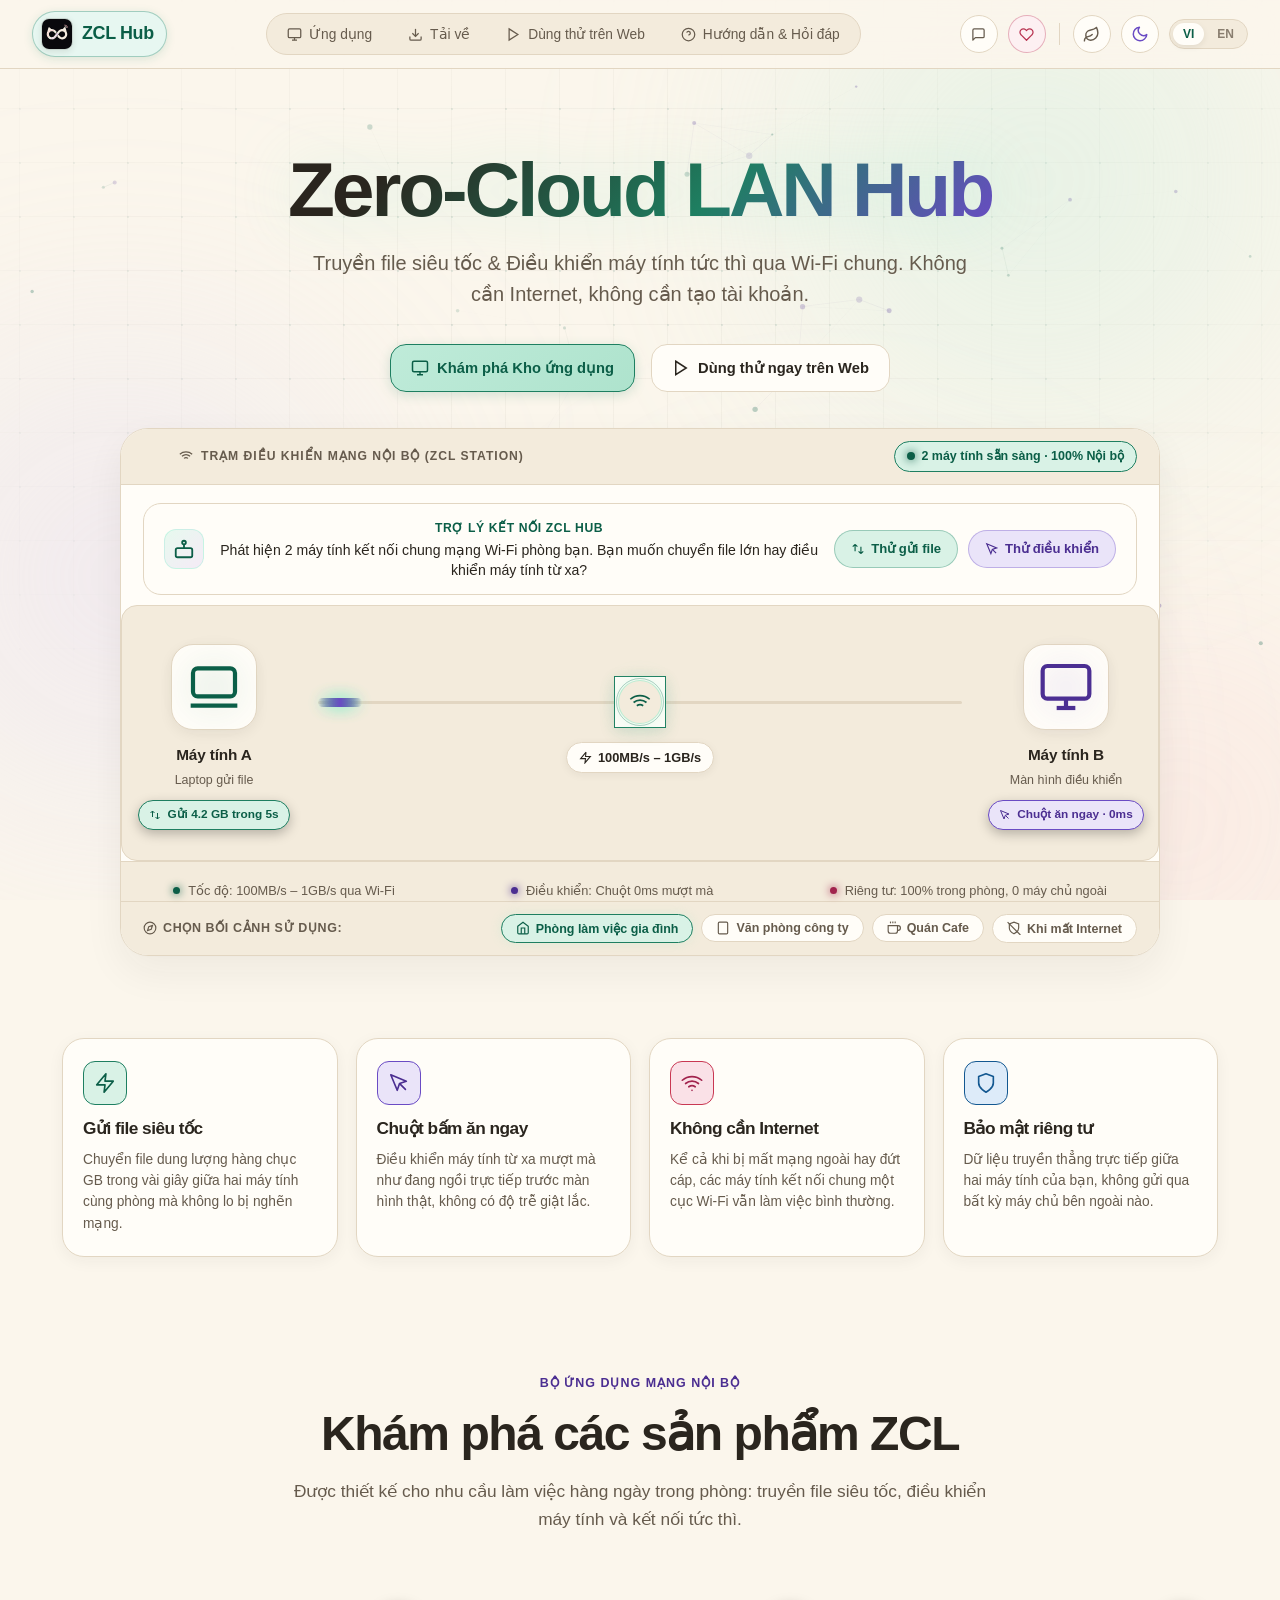
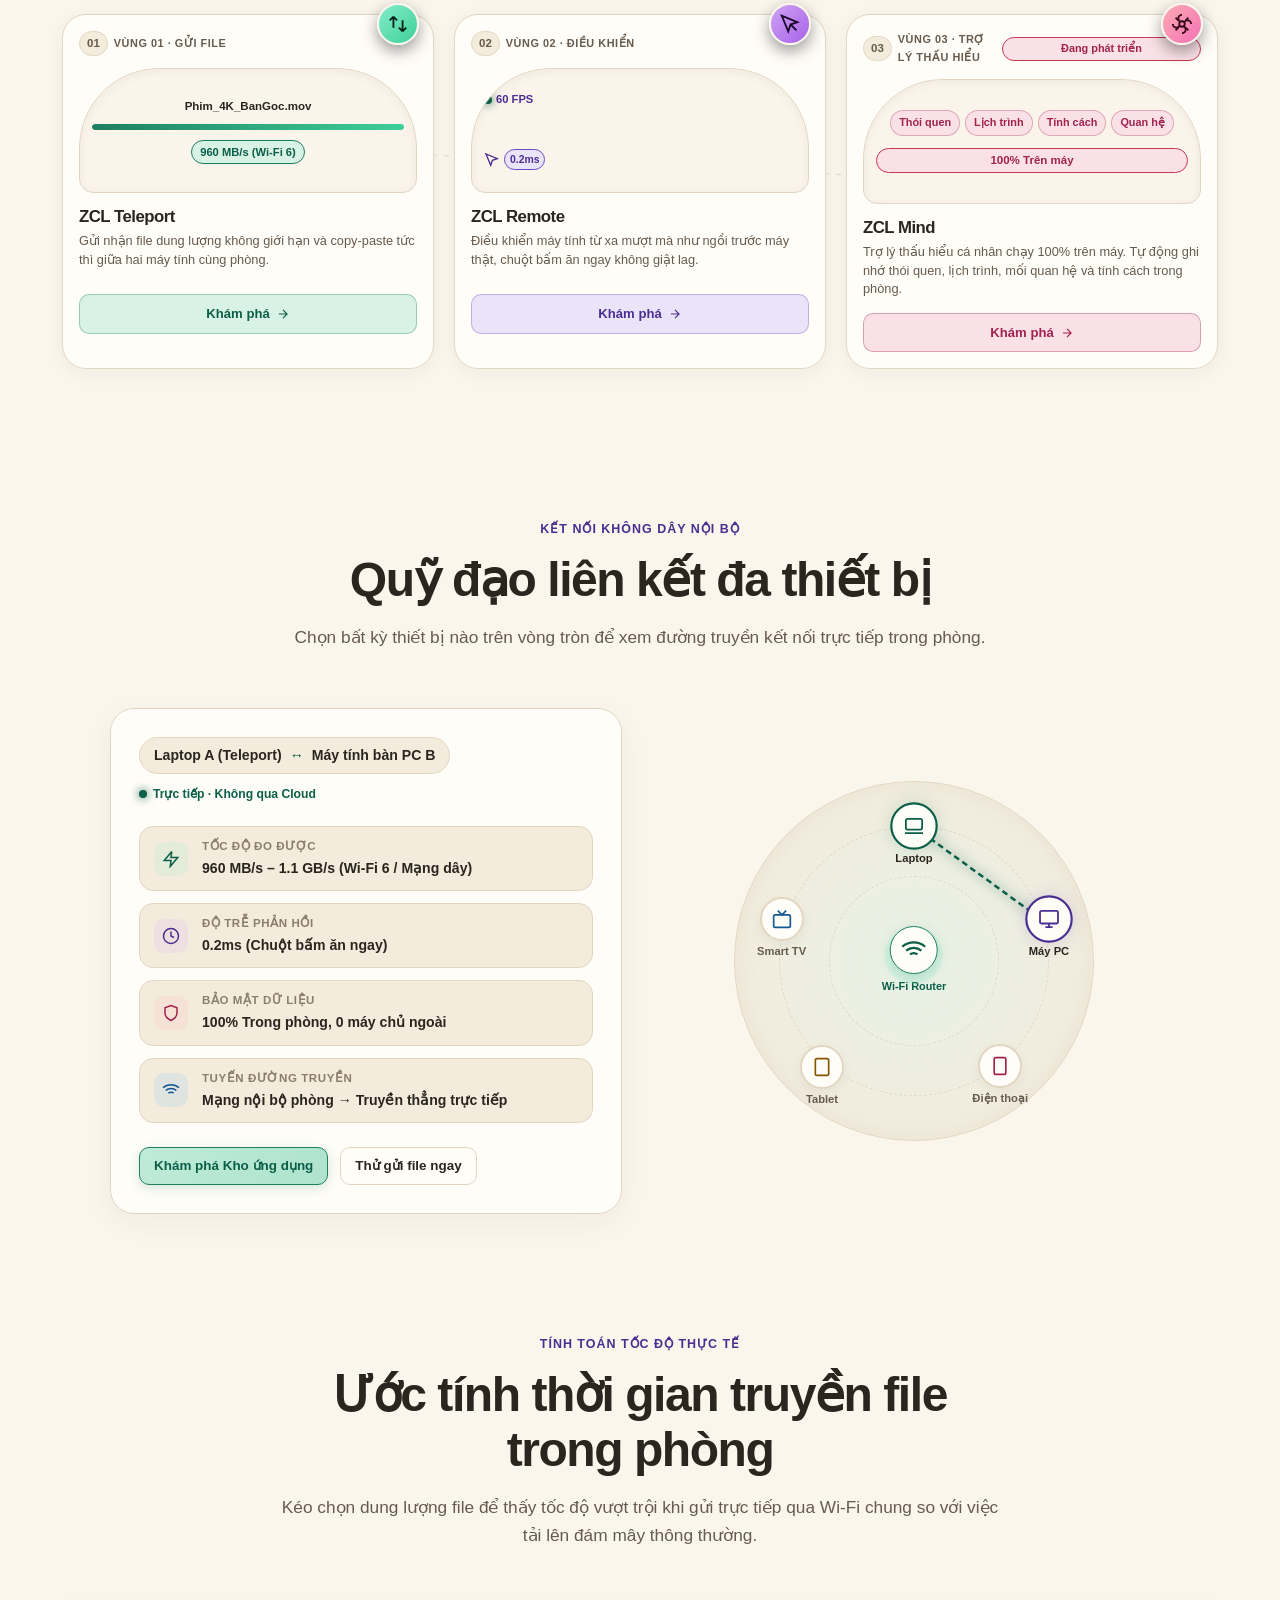
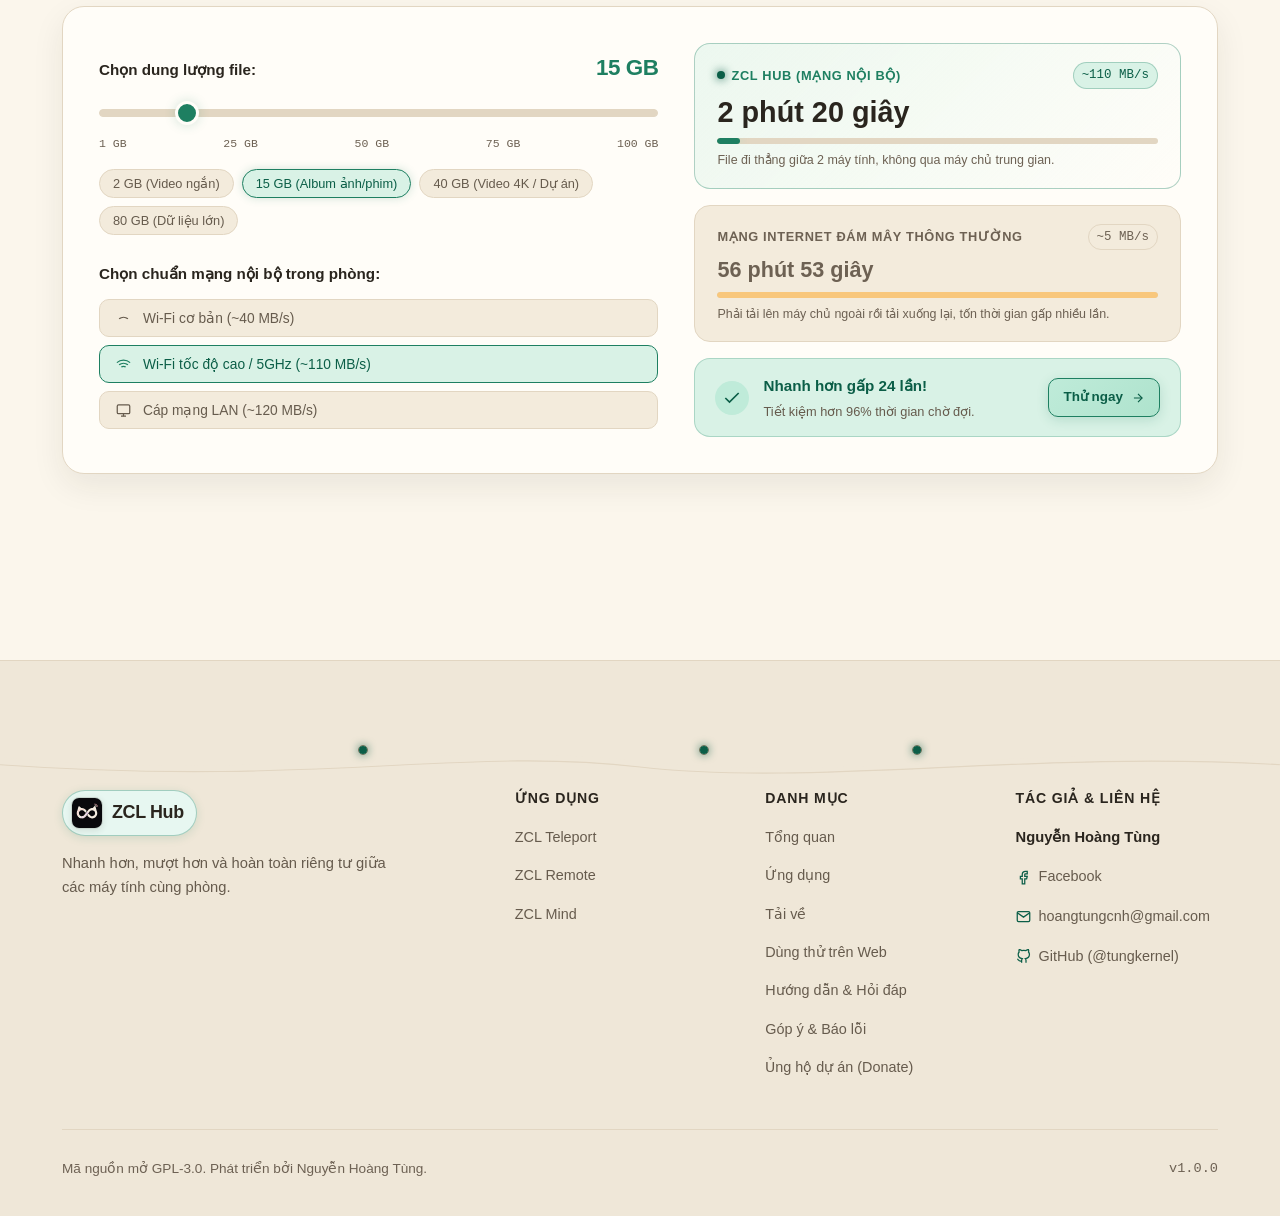
<file: index.html>
<!doctype html>
<html lang="vi">
<head>
  <meta charset="utf-8">
  <meta name="viewport" content="width=device-width, initial-scale=1">
  <title>ZCL Hub — Truyền file siêu tốc &amp; Điều khiển máy tính</title>
  <meta name="description" content="ZCL Hub: Gửi nhận file hàng chục GB trong tích tắc và điều khiển máy tính siêu mượt qua mạng Wi-Fi chung. Không cần Internet, không cần tạo tài khoản.">
  <meta name="theme-color" content="#09080c">
  <meta name="color-scheme" content="dark">
  <link rel="icon" href="assets/logo.svg" type="image/svg+xml">
  <link rel="manifest" href="manifest.json">
  <link rel="stylesheet" href="src/styles.css?v=39">

  <!-- Open Graph -->
  <meta property="og:title" content="ZCL Hub — Truyền file siêu tốc &amp; Điều khiển máy tính">
  <meta property="og:description" content="Nhanh hơn. Mượt mà hơn. Hoàn toàn riêng tư qua mạng Wi-Fi chung.">
  <meta property="og:type" content="website">
  <meta property="og:image" content="assets/logo.svg">
</head>
<body>

  <!-- ============================================== -->
  <!-- MULTI-LAYER MODERN TECH BACKGROUND SYSTEM      -->
  <!-- ============================================== -->
  <div class="site-bg-effects" aria-hidden="true">
    <!-- Layer 1: Cyber LAN Dot Matrix & Perspective Grid -->
    <div class="bg-grid-pattern"></div>

    <!-- Layer 2: Breathing Aurora Fluid Glow Orbs -->
    <div class="ambient-glow">
      <div class="glow-orb glow-1"></div>
      <div class="glow-orb glow-2"></div>
      <div class="glow-orb glow-3"></div>
      <div class="glow-orb glow-4"></div>
    </div>

    <!-- Layer 3: Interactive Cursor Spotlight Glow -->
    <div class="bg-mouse-spotlight" id="bgMouseSpotlight"></div>

    <!-- Layer 4: Interactive LAN Mesh Nodes Particle Canvas -->
    <canvas id="bgParticlesCanvas" class="bg-particles-canvas"></canvas>
  </div>

  <!-- Header (Unified Modern Nav Bar with Integrated Tabs & Theme Switcher) -->
  <header class="site-header" id="siteHeader">
    <div class="container nav-wrap">
      <!-- Left: Brand (Acts as Home / Overview Navigation) -->
      <div class="nav-brand-wrap">
        <a href="#overview" class="brand active" data-tab="tab-overview" data-key="1" aria-label="ZCL Hub - Trang chủ" title="Về trang chủ ZCL Hub" data-i18n-title="nav_brand_tooltip">
          <img src="assets/logo.svg" alt="ZCL Logo" class="brand-logo">
          <span class="brand-name">ZCL Hub</span>
        </a>
      </div>

      <!-- Center: Segmented Navigation Tabs (Functional Sections) -->
      <nav class="nav-tabs-wrapper" id="navTabsWrapper" aria-label="Danh mục chức năng">
        <div class="nav-tabs-scroll-fade fade-left" id="tabFadeLeft" aria-hidden="true"></div>
        <div class="main-tabs-bar" role="tablist">
          <div class="tab-sliding-indicator" id="tabSlidingIndicator" aria-hidden="true"></div>
          <button class="main-tab-pill" data-tab="tab-apps" data-key="2" role="tab" aria-selected="false" type="button">
            <svg width="15" height="15" viewBox="0 0 24 24" fill="none" stroke="currentColor" stroke-width="2"><rect x="2" y="3" width="20" height="14" rx="2" ry="2"/><line x1="8" y1="21" x2="16" y2="21"/><line x1="12" y1="17" x2="12" y2="21"/></svg>
            <span data-i18n="nav_apps">Ứng dụng</span>
          </button>
          <button class="main-tab-pill" data-tab="tab-download" data-key="3" role="tab" aria-selected="false" type="button">
            <svg width="15" height="15" viewBox="0 0 24 24" fill="none" stroke="currentColor" stroke-width="2"><path d="M21 15v4a2 2 0 0 1-2 2H5a2 2 0 0 1-2-2v-4"/><polyline points="7 10 12 15 17 10"/><line x1="12" y1="15" x2="12" y2="3"/></svg>
            <span data-i18n="nav_download">Tải về</span>
          </button>
          <button class="main-tab-pill" data-tab="tab-studio" data-key="4" role="tab" aria-selected="false" type="button">
            <svg width="15" height="15" viewBox="0 0 24 24" fill="none" stroke="currentColor" stroke-width="2"><polygon points="5 3 19 12 5 21 5 3"/></svg>
            <span data-i18n="nav_studio">Dùng thử trên Web</span>
          </button>
          <button class="main-tab-pill" data-tab="tab-faq" data-key="5" role="tab" aria-selected="false" type="button">
            <svg width="15" height="15" viewBox="0 0 24 24" fill="none" stroke="currentColor" stroke-width="2"><circle cx="12" cy="12" r="10"/><path d="M9.09 9a3 3 0 0 1 5.83 1c0 2-3 3-3 3"/><line x1="12" y1="17" x2="12.01" y2="17"/></svg>
            <span data-i18n="nav_faq">Hướng dẫn &amp; Hỏi đáp</span>
          </button>
        </div>
        <div class="nav-tabs-scroll-fade fade-right" id="tabFadeRight" aria-hidden="true"></div>
      </nav>

      <!-- Right: Action Controls (Theme Mode + Language) -->
      <div class="nav-actions">
        <!-- Feedback Quick Button -->
        <button class="nav-action-btn" id="btnHeaderFeedback" type="button" aria-label="Góp ý &amp; Báo lỗi" title="Góp ý &amp; Báo lỗi" data-i18n-title="nav_feedback">
          <svg width="15" height="15" viewBox="0 0 24 24" fill="none" stroke="currentColor" stroke-width="2" stroke-linecap="round" stroke-linejoin="round">
            <path d="M21 15a2 2 0 0 1-2 2H7l-4 4V5a2 2 0 0 1 2-2h14a2 2 0 0 1 2 2z"/>
          </svg>
          <span class="nav-action-text" data-i18n="nav_feedback">Góp ý</span>
        </button>

        <!-- Donate Quick Button -->
        <button class="nav-action-btn nav-donate-btn" id="btnHeaderDonate" type="button" aria-label="Ủng hộ tác giả" title="Ủng hộ tác giả" data-i18n-title="nav_donate">
          <svg width="15" height="15" viewBox="0 0 24 24" fill="none" stroke="currentColor" stroke-width="2" stroke-linecap="round" stroke-linejoin="round">
            <path d="M20.84 4.61a5.5 5.5 0 0 0-7.78 0L12 5.67l-1.06-1.06a5.5 5.5 0 0 0-7.78 7.78l1.06 1.06L12 21.23l7.78-7.78 1.06-1.06a5.5 5.5 0 0 0 0-7.78z"/>
          </svg>
          <span class="nav-action-text" data-i18n="nav_donate">Ủng hộ</span>
        </button>

        <!-- Elegant Group Divider -->
        <span class="nav-action-divider" aria-hidden="true"></span>

        <!-- Dark / Light Theme Toggle -->
        <!-- Eco Mode / Low Power Mode Toggle -->
        <button class="eco-toggle-btn" id="ecoToggleBtn" type="button" aria-label="Chế độ tiết kiệm pin / Giảm hiệu ứng" title="Chế độ tiết kiệm pin / Giảm hiệu ứng" data-i18n-title="eco_toggle">
          <svg width="17" height="17" viewBox="0 0 24 24" fill="none" stroke="currentColor" stroke-width="2" stroke-linecap="round" stroke-linejoin="round">
            <path d="M11 20A7 7 0 0 1 9.8 6.1C15.5 5 17 4.48 19 2c1 2 2 4.18 2 8 0 5.5-4.78 10-10 10Z"/>
            <path d="M2 21c0-3 1.85-5.36 5.08-6C9.5 14.52 12 13 13 12"/>
          </svg>
        </button>

        <button class="theme-toggle-btn" id="themeToggleBtn" type="button" aria-label="Chuyển chế độ sáng / tối" title="Chuyển chế độ giao diện" data-i18n-title="theme_toggle">
          <svg class="theme-icon theme-icon-sun" width="18" height="18" viewBox="0 0 24 24" fill="none" stroke="currentColor" stroke-width="2" stroke-linecap="round" stroke-linejoin="round">
            <circle cx="12" cy="12" r="5"></circle>
            <line x1="12" y1="1" x2="12" y2="3"></line>
            <line x1="12" y1="21" x2="12" y2="23"></line>
            <line x1="4.22" y1="4.22" x2="5.64" y2="5.64"></line>
            <line x1="18.36" y1="18.36" x2="19.78" y2="19.78"></line>
            <line x1="1" y1="12" x2="3" y2="12"></line>
            <line x1="21" y1="12" x2="23" y2="12"></line>
            <line x1="4.22" y1="19.78" x2="5.64" y2="18.36"></line>
            <line x1="18.36" y1="5.64" x2="19.78" y2="4.22"></line>
          </svg>
          <svg class="theme-icon theme-icon-moon" width="18" height="18" viewBox="0 0 24 24" fill="none" stroke="currentColor" stroke-width="2" stroke-linecap="round" stroke-linejoin="round">
            <path d="M21 12.79A9 9 0 1 1 11.21 3 7 7 0 0 0 21 12.79z"></path>
          </svg>
        </button>

        <!-- Language Switcher -->
        <div class="lang-toggle" role="group" aria-label="Language selection">
          <button class="lang-btn active" data-lang="vi" type="button">VI</button>
          <button class="lang-btn" data-lang="en" type="button">EN</button>
        </div>
      </div>
    </div>
  </header>

  <!-- Main View Container -->
  <main id="mainContent">

    <!-- ============================================== -->
    <!-- TAB 1: TỔNG QUAN (LANDING PAGE KHO ỨNG DỤNG)    -->
    <!-- ============================================== -->
    <div class="tab-view active" id="tab-overview" role="tabpanel">
      <!-- Hero Section -->
      <section class="hero">
        <div class="container">
          <h1 class="hero-brand-title" data-i18n="hero_title">
            <span class="title-gradient">Zero-Cloud LAN Hub</span>
          </h1>

          <p class="hero-lede" data-i18n="hero_lede">
            Truyền file siêu tốc &amp; Điều khiển máy tính tức thì qua Wi-Fi chung. Không cần Internet, không cần tạo tài khoản.
          </p>

          <div class="hero-cta">
            <a href="#apps" class="btn btn-primary" data-tab="tab-apps">
              <svg width="18" height="18" viewBox="0 0 24 24" fill="none" stroke="currentColor" stroke-width="2"><rect x="2" y="3" width="20" height="14" rx="2" ry="2"/><line x1="8" y1="21" x2="16" y2="21"/><line x1="12" y1="17" x2="12" y2="21"/></svg>
              <span data-i18n="hero_btn_apps">Khám phá Kho ứng dụng</span>
            </a>
            <a href="#studio" class="btn btn-secondary" data-tab="tab-studio">
              <svg width="18" height="18" viewBox="0 0 24 24" fill="none" stroke="currentColor" stroke-width="2"><polygon points="5 3 19 12 5 21 5 3"/></svg>
              <span data-i18n="hero_btn_studio">Dùng thử ngay trên Web</span>
            </a>
          </div>

          <!-- ZCL Cockpit Console Frame (Trạm Điều Khiển Mạng Nội Bộ) -->
          <div class="zcl-console-frame" id="zclConsoleFrame">
            <!-- Laser Scanner Effect -->
            <div class="console-laser-scanner" id="consoleLaserScanner" aria-hidden="true"></div>
            <!-- Console Top Bar -->
            <div class="console-top-bar">
              <div class="console-window-dots">
                <span class="dot-red"></span>
                <span class="dot-yellow"></span>
                <span class="dot-green"></span>
                <span class="console-title-tag">
                  <svg width="14" height="14" viewBox="0 0 24 24" fill="none" stroke="currentColor" stroke-width="2"><path d="M5 12.55a11 11 0 0 1 14.08 0"/><path d="M1.42 9a16 16 0 0 1 21.16 0"/><path d="M8.53 16.11a6 6 0 0 1 6.95 0"/><line x1="12" y1="20" x2="12.01" y2="20"/></svg>
                  <span data-i18n="console_tag">TRẠM ĐIỀU KHIỂN MẠNG NỘI BỘ (ZCL STATION)</span>
                </span>
              </div>
              <div class="console-live-status">
                <span class="pulse-dot"></span>
                <span id="consoleEnvBadge" data-i18n="console_status">2 máy tính sẵn sàng · 100% Nội bộ</span>
              </div>
            </div>

            <!-- Console Assistant Dialog Box -->
            <div class="console-assistant-box">
              <div class="assistant-avatar">
                <svg width="22" height="22" viewBox="0 0 24 24" fill="none" stroke="currentColor" stroke-width="2"><rect x="3" y="11" width="18" height="10" rx="2"/><circle cx="12" cy="5" r="2"/><path d="M12 7v4"/><line x1="8" y1="16" x2="8.01" y2="16"/><line x1="16" y1="16" x2="16.01" y2="16"/></svg>
              </div>
              <div class="assistant-content">
                <div class="assistant-name" data-i18n="assistant_name">Trợ lý kết nối ZCL Hub</div>
                <p class="assistant-speech" id="assistantSpeech" data-i18n="assistant_text">
                  Phát hiện 2 máy tính kết nối chung mạng Wi-Fi phòng bạn. Bạn muốn chuyển file lớn hay điều khiển máy tính từ xa?
                </p>
              </div>
              <div class="assistant-actions">
                <a href="#studio" class="btn-console-pill mint" data-tab="tab-studio" data-studio-tab="teleport">
                  <svg width="14" height="14" viewBox="0 0 24 24" fill="none" stroke="currentColor" stroke-width="2"><path d="M7 16V4M7 4L3 8M7 4L11 8M17 8V20M17 20L21 16M17 20L13 16"/></svg>
                  <span data-i18n="btn_assist_tp">Thử gửi file</span>
                </a>
                <a href="#studio" class="btn-console-pill lilac" data-tab="tab-studio" data-studio-tab="remote">
                  <svg width="14" height="14" viewBox="0 0 24 24" fill="none" stroke="currentColor" stroke-width="2"><path d="m3 3 7.07 16.97 2.51-7.39 7.39-2.51L3 3z"/><path d="m13 13 6 6"/></svg>
                  <span data-i18n="btn_assist_rm">Thử điều khiển</span>
                </a>
              </div>
            </div>

            <!-- Graphic Stage -->
            <div class="visual-stage" id="consoleVisualStage">
              <!-- Device Left (Laptop A - Teleport) -->
              <div class="stage-device device-left">
                <div class="device-icon-wrap">
                  <svg class="device-svg" width="56" height="56" viewBox="0 0 24 24" fill="none" stroke="currentColor" stroke-width="1.8">
                    <rect x="3" y="4" width="18" height="12" rx="2"/>
                    <line x1="2" y1="20" x2="22" y2="20"/>
                  </svg>
                  <div class="screen-glow"></div>
                </div>
                <div class="device-info">
                  <span class="device-name" id="stageDevAName" data-i18n="visual_dev_a">Máy tính A</span>
                  <span class="device-role" id="stageDevARole" data-i18n="visual_dev_a_role">Laptop gửi file</span>
                </div>
                <div class="device-chip chip-teleport">
                  <svg width="12" height="12" viewBox="0 0 24 24" fill="none" stroke="currentColor" stroke-width="2"><path d="M7 16V4M7 4L3 8M7 4L11 8M17 8V20M17 20L21 16M17 20L13 16"/></svg>
                  <span id="stageDevAChip" data-i18n="visual_dev_a_chip">Gửi 4.2 GB trong 5s</span>
                </div>
              </div>

              <!-- Center Animated Connection Line & Pulse Beam -->
              <div class="stage-center-beam">
                <div class="beam-line">
                  <div class="beam-pulse beam-pulse-right"></div>
                  <div class="beam-pulse beam-pulse-left"></div>
                </div>
                <div class="center-hub-node">
                  <div class="radar-circle circle-1"></div>
                  <div class="radar-circle circle-2"></div>
                  <div class="hub-icon-inner">
                    <svg width="22" height="22" viewBox="0 0 24 24" fill="none" stroke="currentColor" stroke-width="1.8">
                      <path d="M5 12.55a11 11 0 0 1 14.08 0"/>
                      <path d="M1.42 9a16 16 0 0 1 21.16 0"/>
                      <path d="M8.53 16.11a6 6 0 0 1 6.95 0"/>
                      <line x1="12" y1="20" x2="12.01" y2="20"/>
                    </svg>
                  </div>
                </div>
                <div class="beam-metric-badge">
                  <svg width="13" height="13" viewBox="0 0 24 24" fill="none" stroke="currentColor" stroke-width="2"><polyline points="13 2 3 14 12 14 11 22 21 10 12 10 13 2"/></svg>
                  <span id="stageSpeedBadge">100MB/s – 1GB/s</span>
                </div>
              </div>

              <!-- Device Right (PC B - Remote) -->
              <div class="stage-device device-right">
                <div class="device-icon-wrap">
                  <svg class="device-svg" width="56" height="56" viewBox="0 0 24 24" fill="none" stroke="currentColor" stroke-width="1.8">
                    <rect x="2" y="3" width="20" height="14" rx="2"/>
                    <line x1="8" y1="21" x2="16" y2="21"/>
                    <line x1="12" y1="17" x2="12" y2="21"/>
                  </svg>
                  <div class="screen-glow lilac"></div>
                </div>
                <div class="device-info">
                  <span class="device-name" id="stageDevBName" data-i18n="visual_dev_b">Máy tính B</span>
                  <span class="device-role" id="stageDevBRole" data-i18n="visual_dev_b_role">Màn hình điều khiển</span>
                </div>
                <div class="device-chip chip-remote">
                  <svg width="12" height="12" viewBox="0 0 24 24" fill="none" stroke="currentColor" stroke-width="2"><path d="m3 3 7.07 16.97 2.51-7.39 7.39-2.51L3 3z"/><path d="m13 13 6 6"/></svg>
                  <span id="stageDevBChip" data-i18n="visual_dev_b_chip">Chuột ăn ngay · 0ms</span>
                </div>
              </div>
            </div>

            <!-- Graphic Quick Features Footer -->
            <div class="visual-card-footer">
              <div class="visual-feature-pill">
                <span class="feat-dot mint"></span>
                <span id="stageFeat1" data-i18n="visual_feat_1">Tốc độ: 100MB/s – 1GB/s qua Wi-Fi</span>
              </div>
              <div class="visual-feature-pill">
                <span class="feat-dot lilac"></span>
                <span id="stageFeat2" data-i18n="visual_feat_2">Điều khiển: Chuột 0ms mượt mà</span>
              </div>
              <div class="visual-feature-pill">
                <span class="feat-dot pink"></span>
                <span id="stageFeat3" data-i18n="visual_feat_3">Riêng tư: 100% trong phòng, 0 máy chủ ngoài</span>
              </div>
            </div>

            <!-- Environment Switcher Bar (Bottom Bar) -->
            <div class="console-env-bar">
              <span class="env-bar-label">
                <svg width="14" height="14" viewBox="0 0 24 24" fill="none" stroke="currentColor" stroke-width="2"><circle cx="12" cy="12" r="10"/><polygon points="16.24 7.76 14.12 14.12 7.76 16.24 9.88 9.88 16.24 7.76"/></svg>
                <span data-i18n="env_label">Chọn bối cảnh sử dụng:</span>
              </span>
              <div class="env-buttons-group" role="tablist">
                <button class="env-btn active" data-env="home" type="button">
                  <svg width="14" height="14" viewBox="0 0 24 24" fill="none" stroke="currentColor" stroke-width="2"><path d="M3 9l9-7 9 7v11a2 2 0 0 1-2 2H5a2 2 0 0 1-2-2z"/><polyline points="9 22 9 12 15 12 15 22"/></svg>
                  <span data-i18n="env_home">Phòng làm việc gia đình</span>
                </button>
                <button class="env-btn" data-env="office" type="button">
                  <svg width="14" height="14" viewBox="0 0 24 24" fill="none" stroke="currentColor" stroke-width="2"><rect x="4" y="2" width="16" height="20" rx="2" ry="2"/><line x1="9" y1="22" x2="9" y2="22.01"/><line x1="15" y1="22" x2="15.01" y2="22"/><line x1="9" y1="6" x2="9" y2="6.01"/><line x1="15" y1="6" x2="15.01" y2="6"/><line x1="9" y1="10" x2="9" y2="10.01"/><line x1="15" y1="10" x2="15.01" y2="10"/><line x1="9" y1="14" x2="9" y2="14.01"/><line x1="15" y1="14" x2="15.01" y2="14"/><line x1="9" y1="18" x2="9" y2="18.01"/><line x1="15" y1="18" x2="15.01" y2="18"/></svg>
                  <span data-i18n="env_office">Văn phòng công ty</span>
                </button>
                <button class="env-btn" data-env="cafe" type="button">
                  <svg width="14" height="14" viewBox="0 0 24 24" fill="none" stroke="currentColor" stroke-width="2"><path d="M18 8h1a4 4 0 0 1 0 8h-1"/><path d="M2 8h16v9a4 4 0 0 1-4 4H6a4 4 0 0 1-4-4V8z"/><line x1="6" y1="1" x2="6" y2="4"/><line x1="10" y1="1" x2="10" y2="4"/><line x1="14" y1="1" x2="14" y2="4"/></svg>
                  <span data-i18n="env_cafe">Quán Cafe</span>
                </button>
                <button class="env-btn" data-env="offline" type="button">
                  <svg width="14" height="14" viewBox="0 0 24 24" fill="none" stroke="currentColor" stroke-width="2"><path d="M12 22s8-4 8-10V5l-8-3-8 3v7c0 6 8 10 8 10z"/><line x1="1" y1="2" x2="23" y2="24"/></svg>
                  <span data-i18n="env_offline">Khi mất Internet</span>
                </button>
              </div>
            </div>
          </div>
        </div>
      </section>

      <!-- ============================================== -->
      <!-- SECTION 1.5: 4 ĐIỂM NỔI BẬT CỐT LÕI          -->
      <!-- ============================================== -->
      <section class="overview-pillars-strip" aria-label="4 điểm nổi bật của ZCL Hub">
        <div class="container">
          <div class="pillars-bento-grid">
            <div class="pillar-highlight-card mint">
              <div class="pillar-highlight-icon mint">
                <svg width="22" height="22" viewBox="0 0 24 24" fill="none" stroke="currentColor" stroke-width="1.8" stroke-linecap="round" stroke-linejoin="round"><polyline points="13 2 3 14 12 14 11 22 21 10 12 10 13 2"/></svg>
              </div>
              <h3 data-i18n="pil1_title">Gửi file siêu tốc</h3>
              <p data-i18n="pil1_desc">Chuyển file dung lượng hàng chục GB trong vài giây giữa hai máy tính cùng phòng mà không lo bị nghẽn mạng.</p>
            </div>

            <div class="pillar-highlight-card lilac">
              <div class="pillar-highlight-icon lilac">
                <svg width="22" height="22" viewBox="0 0 24 24" fill="none" stroke="currentColor" stroke-width="1.8" stroke-linecap="round" stroke-linejoin="round"><path d="m3 3 7.07 16.97 2.51-7.39 7.39-2.51L3 3z"/><path d="m13 13 6 6"/></svg>
              </div>
              <h3 data-i18n="pil2_title">Chuột bấm ăn ngay</h3>
              <p data-i18n="pil2_desc">Điều khiển máy tính từ xa mượt mà như đang ngồi trực tiếp trước màn hình thật, không có độ trễ giật lắc.</p>
            </div>

            <div class="pillar-highlight-card pink">
              <div class="pillar-highlight-icon pink">
                <svg width="22" height="22" viewBox="0 0 24 24" fill="none" stroke="currentColor" stroke-width="1.8" stroke-linecap="round" stroke-linejoin="round"><path d="M5 12.55a11 11 0 0 1 14.08 0"/><path d="M1.42 9a16 16 0 0 1 21.16 0"/><path d="M8.53 16.11a6 6 0 0 1 6.95 0"/><line x1="12" y1="20" x2="12.01" y2="20"/></svg>
              </div>
              <h3 data-i18n="pil3_title">Không cần Internet</h3>
              <p data-i18n="pil3_desc">Kể cả khi bị mất mạng ngoài hay đứt cáp, các máy tính kết nối chung một cục Wi-Fi vẫn làm việc bình thường.</p>
            </div>

            <div class="pillar-highlight-card blue">
              <div class="pillar-highlight-icon blue">
                <svg width="22" height="22" viewBox="0 0 24 24" fill="none" stroke="currentColor" stroke-width="1.8" stroke-linecap="round" stroke-linejoin="round"><path d="M12 22s8-4 8-10V5l-8-3-8 3v7c0 6 8 10 8 10z"/></svg>
              </div>
              <h3 data-i18n="pil4_title">Bảo mật riêng tư</h3>
              <p data-i18n="pil4_desc">Dữ liệu truyền thẳng trực tiếp giữa hai máy tính của bạn, không gửi qua bất kỳ máy chủ bên ngoài nào.</p>
            </div>
          </div>
        </div>
      </section>

      <!-- ============================================== -->
      <!-- SECTION 2: DẢI THẺ VÒM CUNG (ARCH CARDS SHOWCASE) -->
      <!-- ============================================== -->
      <section class="section arch-showcase-section">
        <div class="container">
          <div class="section-head">
            <span class="section-badge" data-i18n="arch_badge">BỘ ỨNG DỤNG MẠNG NỘI BỘ</span>
            <h2 data-i18n="arch_title">Khám phá các sản phẩm ZCL</h2>
            <p data-i18n="arch_sub">Được thiết kế cho nhu cầu làm việc hàng ngày trong phòng: truyền file siêu tốc, điều khiển máy tính và kết nối tức thì.</p>
          </div>

          <!-- Arch Track Container with Glowing Cable -->
          <div class="arch-cards-track">
            <!-- Animated SVG LAN Cable running behind cards -->
            <svg class="arch-cable-svg" viewBox="0 0 1200 60" preserveAspectRatio="none" fill="none">
              <path d="M 0 30 Q 300 5, 600 30 T 1200 30" stroke="var(--border-bright)" stroke-width="2" stroke-dasharray="6 6"/>
              <path class="cable-pulse-path" d="M 0 30 Q 300 5, 600 30 T 1200 30" stroke="var(--mint)" stroke-width="2"/>
            </svg>

            <div class="arch-cards-grid">
              <!-- Card 01: Teleport -->
              <div class="arch-card arch-card-teleport" data-app="teleport">
                <div class="arch-card-pill">
                  <span class="arch-num">01</span>
                  <span class="arch-zone" data-i18n="arch_z1">VÙNG 01 · GỬI FILE</span>
                </div>
                <!-- Floating Icon Badge -->
                <div class="arch-floating-badge mint">
                  <svg width="22" height="22" viewBox="0 0 24 24" fill="none" stroke="currentColor" stroke-width="2"><path d="M7 16V4M7 4L3 8M7 4L11 8M17 8V20M17 20L21 16M17 20L13 16"/></svg>
                </div>
                <!-- Arch Preview Window -->
                <div class="arch-window">
                  <div class="arch-preview-content">
                    <div class="arch-file-anim">
                      <div class="arch-file-name">Phim_4K_BanGoc.mov</div>
                      <div class="arch-bar-wrap"><div class="arch-bar-fill"></div></div>
                      <div class="arch-speed-chip mint">960 MB/s (Wi-Fi 6)</div>
                    </div>
                  </div>
                </div>
                <div class="arch-card-body">
                  <h3>ZCL Teleport</h3>
                  <p data-i18n="arch_desc_tp">Gửi nhận file dung lượng không giới hạn và copy-paste tức thì giữa hai máy tính cùng phòng.</p>
                  <a href="#apps/teleport" class="arch-explore-btn mint" data-tab="tab-apps" data-app-target="teleport">
                    <span data-i18n="arch_explore">Khám phá</span>
                    <svg width="14" height="14" viewBox="0 0 24 24" fill="none" stroke="currentColor" stroke-width="2"><path d="M5 12h14M12 5l7 7-7 7"/></svg>
                  </a>
                </div>
              </div>

              <!-- Card 02: Remote -->
              <div class="arch-card arch-card-remote" data-app="remote">
                <div class="arch-card-pill">
                  <span class="arch-num">02</span>
                  <span class="arch-zone" data-i18n="arch_z2">VÙNG 02 · ĐIỀU KHIỂN</span>
                </div>
                <div class="arch-floating-badge lilac">
                  <svg width="22" height="22" viewBox="0 0 24 24" fill="none" stroke="currentColor" stroke-width="2"><path d="m3 3 7.07 16.97 2.51-7.39 7.39-2.51L3 3z"/><path d="m13 13 6 6"/></svg>
                </div>
                <div class="arch-window">
                  <div class="arch-preview-content">
                    <div class="arch-remote-anim">
                      <div class="arch-remote-hud"><span class="pulse-dot"></span> 60 FPS</div>
                      <div class="arch-cursor-tracer">
                        <svg width="16" height="16" viewBox="0 0 24 24" fill="none" stroke="currentColor" stroke-width="2"><path d="m3 3 7.07 16.97 2.51-7.39 7.39-2.51L3 3z"/></svg>
                        <span class="arch-latency-tag">0.2ms</span>
                      </div>
                    </div>
                  </div>
                </div>
                <div class="arch-card-body">
                  <h3>ZCL Remote</h3>
                  <p data-i18n="arch_desc_rm">Điều khiển máy tính từ xa mượt mà như ngồi trước máy thật, chuột bấm ăn ngay không giật lag.</p>
                  <a href="#apps/remote" class="arch-explore-btn lilac" data-tab="tab-apps" data-app-target="remote">
                    <span data-i18n="arch_explore">Khám phá</span>
                    <svg width="14" height="14" viewBox="0 0 24 24" fill="none" stroke="currentColor" stroke-width="2"><path d="M5 12h14M12 5l7 7-7 7"/></svg>
                  </a>
                </div>
              </div>

              <!-- Card 03: Mind -->
              <div class="arch-card arch-card-mind" data-app="mind">
                <div class="arch-card-pill">
                  <span class="arch-num">03</span>
                  <span class="arch-zone" data-i18n="arch_z3">VÙNG 03 · TRỢ LÝ THẤU HIỂU</span>
                  <span class="arch-badge-pill pink" data-i18n="mind_status">Đang phát triển</span>
                </div>
                <div class="arch-floating-badge pink">
                  <svg width="22" height="22" viewBox="0 0 24 24" fill="none" stroke="currentColor" stroke-width="2"><circle cx="12" cy="12" r="3"/><path d="M12 2a4 4 0 0 0-4 4c0 1.5.8 2.8 2 3.5"/><path d="M12 22a4 4 0 0 0 4-4c0-1.5-.8-2.8-2-3.5"/><path d="M2 12a4 4 0 0 0 4 4c1.5 0 2.8-.8 3.5-2"/><path d="M22 12a4 4 0 0 0-4-4c-1.5 0-2.8.8-3.5 2"/><path d="M5 5l3 3"/><path d="M19 19l-3-3"/><path d="M5 19l3-3"/><path d="M19 5l-3 3"/></svg>
                </div>
                <div class="arch-window">
                  <div class="arch-preview-content">
                    <div class="arch-mind-anim">
                      <div class="arch-mind-tags">
                        <span class="arch-mind-tag" data-i18n="arch_mind_tag_1">Thói quen</span>
                        <span class="arch-mind-tag" data-i18n="arch_mind_tag_2">Lịch trình</span>
                        <span class="arch-mind-tag" data-i18n="arch_mind_tag_3">Tính cách</span>
                        <span class="arch-mind-tag" data-i18n="arch_mind_tag_4">Quan hệ</span>
                      </div>
                      <div class="arch-speed-chip pink" data-i18n="arch_mind_chip">100% Trên máy</div>
                    </div>
                  </div>
                </div>
                <div class="arch-card-body">
                  <h3>ZCL Mind</h3>
                  <p data-i18n="arch_desc_mind">Trợ lý thấu hiểu cá nhân chạy 100% trên máy. Tự động ghi nhớ thói quen, lịch trình, mối quan hệ và tính cách trong phòng.</p>
                  <a href="#apps/mind" class="arch-explore-btn pink" data-tab="tab-apps" data-app-target="mind">
                    <span data-i18n="arch_explore">Khám phá</span>
                    <svg width="14" height="14" viewBox="0 0 24 24" fill="none" stroke="currentColor" stroke-width="2"><path d="M5 12h14M12 5l7 7-7 7"/></svg>
                  </a>
                </div>
              </div>
            </div>
          </div>
        </div>
      </section>

      <!-- ============================================== -->
      <!-- SECTION 3: VÒNG XOAY THIẾT BỊ NỘI BỘ (LAN ORBIT)-->
      <!-- ============================================== -->
      <section class="section orbit-showcase-section">
        <div class="container">
          <div class="section-head">
            <span class="section-badge" data-i18n="orbit_badge">KẾT NỐI KHÔNG DÂY NỘI BỘ</span>
            <h2 data-i18n="orbit_title">Quỹ đạo liên kết đa thiết bị</h2>
            <p data-i18n="orbit_sub">Chọn bất kỳ thiết bị nào trên vòng tròn để xem đường truyền kết nối trực tiếp trong phòng.</p>
          </div>

          <div class="orbit-container">
            <!-- Left: Live Connection Data Card -->
            <div class="orbit-info-card">
              <div class="orbit-info-header">
                <div class="orbit-pair-badge" id="orbitPairBadge">
                  <span class="device-tag-a" id="orbitTagA">Laptop A</span>
                  <span class="pair-arrow">&harr;</span>
                  <span class="device-tag-b" id="orbitTagB" data-i18n="orbit_tag_b">Máy tính bàn B</span>
                </div>
                <span class="orbit-live-pill">
                  <span class="pulse-dot"></span>
                  <span data-i18n="orbit_live">Trực tiếp · Không qua Cloud</span>
                </span>
              </div>

              <div class="orbit-stats-list">
                <div class="orbit-stat-item">
                  <div class="stat-icon mint">
                    <svg width="18" height="18" viewBox="0 0 24 24" fill="none" stroke="currentColor" stroke-width="2"><polyline points="13 2 3 14 12 14 11 22 21 10 12 10 13 2"/></svg>
                  </div>
                  <div class="stat-meta">
                    <span class="stat-label" data-i18n="orbit_stat_speed">Tốc độ đo được</span>
                    <span class="stat-value" id="orbitStatSpeed">960 MB/s (Wi-Fi 6)</span>
                  </div>
                </div>

                <div class="orbit-stat-item">
                  <div class="stat-icon lilac">
                    <svg width="18" height="18" viewBox="0 0 24 24" fill="none" stroke="currentColor" stroke-width="2"><circle cx="12" cy="12" r="10"/><polyline points="12 6 12 12 16 14"/></svg>
                  </div>
                  <div class="stat-meta">
                    <span class="stat-label" data-i18n="orbit_stat_latency">Độ trễ phản hồi</span>
                    <span class="stat-value" id="orbitStatLatency" data-i18n="orbit_val_latency">0.2ms (Chuột ăn ngay)</span>
                  </div>
                </div>

                <div class="orbit-stat-item">
                  <div class="stat-icon pink">
                    <svg width="18" height="18" viewBox="0 0 24 24" fill="none" stroke="currentColor" stroke-width="2"><path d="M12 22s8-4 8-10V5l-8-3-8 3v7c0 6 8 10 8 10z"/></svg>
                  </div>
                  <div class="stat-meta">
                    <span class="stat-label" data-i18n="orbit_stat_security">Bảo mật dữ liệu</span>
                    <span class="stat-value" id="orbitStatSec" data-i18n="orbit_val_security">100% Trong phòng, 0 máy chủ ngoài</span>
                  </div>
                </div>

                <div class="orbit-stat-item">
                  <div class="stat-icon blue">
                    <svg width="18" height="18" viewBox="0 0 24 24" fill="none" stroke="currentColor" stroke-width="2"><path d="M5 12.55a11 11 0 0 1 14.08 0"/><path d="M1.42 9a16 16 0 0 1 21.16 0"/><path d="M8.53 16.11a6 6 0 0 1 6.95 0"/><line x1="12" y1="20" x2="12.01" y2="20"/></svg>
                  </div>
                  <div class="stat-meta">
                    <span class="stat-label" data-i18n="orbit_stat_route">Tuyến đường truyền</span>
                    <span class="stat-value" id="orbitStatRoute" data-i18n="orbit_val_route">Sóng Wi-Fi phòng &rarr; Truyền thẳng</span>
                  </div>
                </div>
              </div>

              <div class="orbit-actions">
                <a href="#apps/teleport" class="btn btn-primary btn-sm" data-tab="tab-apps" data-app-target="teleport" data-i18n="hero_btn_apps">
                  Xem ứng dụng Teleport
                </a>
                <a href="#studio" class="btn btn-secondary btn-sm" data-tab="tab-studio" data-studio-tab="teleport" data-i18n="bento_try_teleport">
                  Dùng thử gửi file ngay
                </a>
              </div>
            </div>

            <!-- Right: Interactive Orbit Ring -->
            <div class="orbit-stage-wrap">
              <div class="orbit-stage" id="orbitStage">
                <!-- Orbit Outer Circles -->
                <div class="orbit-ring-line ring-outer"></div>
                <div class="orbit-ring-line ring-inner"></div>

                <!-- Center Wi-Fi Hub -->
                <div class="orbit-center-node">
                  <div class="center-pulse-glow"></div>
                  <div class="center-icon">
                    <svg width="26" height="26" viewBox="0 0 24 24" fill="none" stroke="currentColor" stroke-width="2"><path d="M5 12.55a11 11 0 0 1 14.08 0"/><path d="M1.42 9a16 16 0 0 1 21.16 0"/><path d="M8.53 16.11a6 6 0 0 1 6.95 0"/><line x1="12" y1="20" x2="12.01" y2="20"/></svg>
                  </div>
                  <span class="center-label">Wi-Fi Router</span>
                </div>

                <!-- 5 Orbit Devices positioned symmetrically -->
                <!-- Device 1: Laptop (Top) -->
                <button class="orbit-device-node node-1 active" data-device="laptop" type="button" aria-label="Laptop làm việc">
                  <div class="device-node-bubble mint">
                    <svg width="20" height="20" viewBox="0 0 24 24" fill="none" stroke="currentColor" stroke-width="2"><rect x="3" y="4" width="18" height="12" rx="2"/><line x1="2" y1="20" x2="22" y2="20"/></svg>
                  </div>
                  <span class="node-label">Laptop</span>
                </button>

                <!-- Device 2: PC Desktop (Top Right) -->
                <button class="orbit-device-node node-2 active" data-device="pc" type="button" aria-label="Máy tính bàn PC">
                  <div class="device-node-bubble lilac">
                    <svg width="20" height="20" viewBox="0 0 24 24" fill="none" stroke="currentColor" stroke-width="2"><rect x="2" y="3" width="20" height="14" rx="2"/><line x1="8" y1="21" x2="16" y2="21"/><line x1="12" y1="17" x2="12" y2="21"/></svg>
                  </div>
                  <span class="node-label" data-i18n="orbit_node_pc">Máy PC</span>
                </button>

                <!-- Device 3: Smartphone (Bottom Right) -->
                <button class="orbit-device-node node-3" data-device="phone" type="button" aria-label="Điện thoại di động">
                  <div class="device-node-bubble pink">
                    <svg width="20" height="20" viewBox="0 0 24 24" fill="none" stroke="currentColor" stroke-width="2"><rect x="5" y="2" width="14" height="20" rx="2" ry="2"/><line x1="12" y1="18" x2="12.01" y2="18"/></svg>
                  </div>
                  <span class="node-label" data-i18n="orbit_node_phone">Điện thoại</span>
                </button>

                <!-- Device 4: Tablet (Bottom Left) -->
                <button class="orbit-device-node node-4" data-device="tablet" type="button" aria-label="Máy tính bảng">
                  <div class="device-node-bubble amber">
                    <svg width="20" height="20" viewBox="0 0 24 24" fill="none" stroke="currentColor" stroke-width="2"><rect x="4" y="2" width="16" height="20" rx="2" ry="2"/><line x1="12" y1="18" x2="12.01" y2="18"/></svg>
                  </div>
                  <span class="node-label">Tablet</span>
                </button>

                <!-- Device 5: Smart TV (Top Left) -->
                <button class="orbit-device-node node-5" data-device="tv" type="button" aria-label="Smart TV phòng họp">
                  <div class="device-node-bubble blue">
                    <svg width="20" height="20" viewBox="0 0 24 24" fill="none" stroke="currentColor" stroke-width="2"><rect x="2" y="7" width="20" height="15" rx="2" ry="2"/><polyline points="17 2 12 7 7 2"/></svg>
                  </div>
                  <span class="node-label">Smart TV</span>
                </button>

                <!-- Dynamic SVG Connecting Beam -->
                <svg class="orbit-beam-svg" id="orbitBeamSvg" viewBox="0 0 360 360">
                  <line id="orbitBeamLine" x1="180" y1="42" x2="305" y2="135" stroke="var(--mint)" stroke-width="2.5" stroke-dasharray="6 4"/>
                </svg>
              </div>
            </div>
          </div>
        </div>
      </section>

      <!-- ============================================== -->
      <!-- SECTION 4: BỘ TÍNH THỜI GIAN TRUYỀN FILE TRONG PHÒNG -->
      <!-- ============================================== -->
      <section class="section calc-section" id="transferCalcSection">
        <div class="container">
          <div class="section-head">
            <span class="section-badge" data-i18n="calc_badge">TÍNH TOÁN TỐC ĐỘ THỰC TẾ</span>
            <h2 data-i18n="calc_title">Ước tính thời gian truyền file trong phòng</h2>
            <p data-i18n="calc_sub">Kéo chọn dung lượng file để thấy tốc độ vượt trội khi gửi trực tiếp qua Wi-Fi chung so với việc tải lên đám mây thông thường.</p>
          </div>

          <div class="calc-bento-card">
            <div class="calc-grid">
              <!-- Left: Controls -->
              <div class="calc-controls-col">
                <!-- Size Slider -->
                <div class="calc-group">
                  <div class="calc-group-header">
                    <span class="calc-label" data-i18n="calc_size_label">Chọn dung lượng file:</span>
                    <span class="calc-size-display" id="calcSizeDisplay">15 GB</span>
                  </div>
                  <div class="calc-slider-wrap">
                    <input type="range" id="calcSizeSlider" min="1" max="100" value="15" step="1" class="calc-slider" aria-label="Chọn dung lượng file tính bằng GB">
                    <div class="calc-slider-ticks">
                      <span>1 GB</span>
                      <span>25 GB</span>
                      <span>50 GB</span>
                      <span>75 GB</span>
                      <span>100 GB</span>
                    </div>
                  </div>
                  <!-- Quick preset pills -->
                  <div class="calc-preset-pills">
                    <button type="button" class="calc-pill" data-size="2" data-i18n="calc_preset_2">2 GB (Video ngắn)</button>
                    <button type="button" class="calc-pill active" data-size="15" data-i18n="calc_preset_15">15 GB (Album ảnh/phim)</button>
                    <button type="button" class="calc-pill" data-size="40" data-i18n="calc_preset_40">40 GB (Video 4K / Dự án)</button>
                    <button type="button" class="calc-pill" data-size="80" data-i18n="calc_preset_80">80 GB (Dữ liệu lớn)</button>
                  </div>
                </div>

                <!-- Network Mode Buttons -->
                <div class="calc-group" style="margin-top: 26px;">
                  <span class="calc-label" data-i18n="calc_net_label">Chọn chuẩn mạng nội bộ trong phòng:</span>
                  <div class="calc-net-modes">
                    <button type="button" class="calc-net-btn" data-speed="40" data-mode="basic">
                      <svg width="15" height="15" viewBox="0 0 24 24" fill="none" stroke="currentColor" stroke-width="2"><path d="M5 12.55a11 11 0 0 1 14.08 0"/><line x1="12" y1="20" x2="12.01" y2="20"/></svg>
                      <span data-i18n="calc_net_basic">Wi-Fi cơ bản (~40 MB/s)</span>
                    </button>
                    <button type="button" class="calc-net-btn active" data-speed="110" data-mode="wifi6">
                      <svg width="15" height="15" viewBox="0 0 24 24" fill="none" stroke="currentColor" stroke-width="2"><path d="M5 12.55a11 11 0 0 1 14.08 0"/><path d="M1.42 9a16 16 0 0 1 21.16 0"/><path d="M8.53 16.11a6 6 0 0 1 6.95 0"/><line x1="12" y1="20" x2="12.01" y2="20"/></svg>
                      <span data-i18n="calc_net_wifi6">Wi-Fi tốc độ cao / 5GHz (~110 MB/s)</span>
                    </button>
                    <button type="button" class="calc-net-btn" data-speed="120" data-mode="lan">
                      <svg width="15" height="15" viewBox="0 0 24 24" fill="none" stroke="currentColor" stroke-width="2"><rect x="2" y="3" width="20" height="14" rx="2"/><line x1="8" y1="21" x2="16" y2="21"/><line x1="12" y1="17" x2="12" y2="21"/></svg>
                      <span data-i18n="calc_net_lan">Cáp mạng LAN (~120 MB/s)</span>
                    </button>
                  </div>
                </div>
              </div>

              <!-- Right: Comparison Display -->
              <div class="calc-results-col">
                <!-- ZCL Speed Result Box -->
                <div class="calc-res-card zcl-card">
                  <div class="calc-res-head">
                    <span class="calc-res-badge mint">
                      <span class="pulse-dot"></span>
                      <span data-i18n="calc_res_zcl_label">ZCL Hub (Mạng nội bộ)</span>
                    </span>
                    <span class="calc-speed-tag" id="calcSpeedTag">~110 MB/s</span>
                  </div>
                  <div class="calc-res-time" id="calcZclTime">2 phút 19 giây</div>
                  <div class="calc-bar-track">
                    <div class="calc-bar-fill mint" id="calcZclBar" style="width: 8%;"></div>
                  </div>
                  <div class="calc-res-note" data-i18n="calc_zcl_note">File đi thẳng giữa 2 máy tính, không qua máy chủ trung gian.</div>
                </div>

                <!-- Traditional Cloud Speed Result Box -->
                <div class="calc-res-card cloud-card">
                  <div class="calc-res-head">
                    <span class="calc-res-badge muted">
                      <span data-i18n="calc_res_cloud_label">Mạng Internet đám mây thông thường</span>
                    </span>
                    <span class="calc-speed-tag muted">~5 MB/s</span>
                  </div>
                  <div class="calc-res-time muted" id="calcCloudTime">51 phút 12 giây</div>
                  <div class="calc-bar-track">
                    <div class="calc-bar-fill cloud" id="calcCloudBar" style="width: 100%;"></div>
                  </div>
                  <div class="calc-res-note" data-i18n="calc_cloud_note">Phải tải lên máy chủ ngoài rồi tải xuống lại, tốn thời gian gấp nhiều lần.</div>
                </div>

                <!-- Savings Banner -->
                <div class="calc-savings-banner">
                  <div class="savings-icon">
                    <svg width="20" height="20" viewBox="0 0 24 24" fill="none" stroke="currentColor" stroke-width="2"><polyline points="20 6 9 17 4 12"/></svg>
                  </div>
                  <div class="savings-text-wrap">
                    <strong id="calcFasterBadge" data-i18n="calc_faster_badge">Nhanh hơn gấp 22 lần!</strong>
                    <span id="calcSavingsText" data-i18n="calc_savings_text">Tiết kiệm hơn 95% thời gian chờ đợi.</span>
                  </div>
                  <a href="#studio" class="btn btn-primary btn-sm" data-tab="tab-studio" data-studio-tab="teleport">
                    <span data-i18n="calc_btn_try_studio">Thử ngay</span>
                    <svg width="14" height="14" viewBox="0 0 24 24" fill="none" stroke="currentColor" stroke-width="2"><line x1="5" y1="12" x2="19" y2="12"/><polyline points="12 5 19 12 12 19"/></svg>
                  </a>
                </div>
              </div>
            </div>
          </div>
        </div>
      </section>

    </div>

    <!-- ============================================== -->
    <!-- TAB 2: ỨNG DỤNG (KHO ỨNG DỤNG & TRANG RIÊNG APP)-->
    <!-- ============================================== -->
    <div class="tab-view" id="tab-apps" role="tabpanel">
      <!-- 2.1. TẦNG 1: DANH MỤC KHO ỨNG DỤNG (APP CATALOG) -->
      <section class="section apps-view active-app-view" id="appsCatalogView">
        <div class="container">
          <div class="section-head">
            <span class="section-badge" data-i18n="store_catalog_badge">CỬA HÀNG ỨNG DỤNG ZCL</span>
            <h2 data-i18n="store_catalog_title">Danh mục ứng dụng mạng nội bộ</h2>
            <p data-i18n="store_catalog_sub">Chọn một ứng dụng bên dưới để xem trang giới thiệu chi tiết, thông số và trải nghiệm.</p>
          </div>

          <div class="bento-grid">
            <!-- Teleport Store Card -->
            <div class="bento-card col-4 card-teleport store-app-card">
              <div>
                <div class="card-top">
                  <div class="app-icon teleport-icon">
                    <svg width="24" height="24" viewBox="0 0 24 24" fill="none" stroke="currentColor" stroke-width="1.8"><path d="M7 16V4M7 4L3 8M7 4L11 8M17 8V20M17 20L21 16M17 20L13 16"/></svg>
                  </div>
                  <div class="store-badge-group">
                    <span class="product-pill" data-i18n="tp_status">Bản chính thức</span>
                    <span class="store-version-tag">v1.2.0</span>
                  </div>
                </div>

                <h3 data-i18n="tp_title">ZCL Teleport</h3>
                <p class="card-desc" data-i18n="tp_desc">Gửi nhận file dung lượng không giới hạn và sao chép dữ liệu tức thì giữa hai máy tính cùng mạng Wi-Fi.</p>

                <ul class="feature-list" style="margin-top: 24px;">
                  <li>
                    <svg viewBox="0 0 20 20" fill="currentColor"><path fill-rule="evenodd" d="M16.707 5.293a1 1 0 010 1.414l-8 8a1 1 0 01-1.414 0l-4-4a1 1 0 011.414-1.414L8 12.586l7.293-7.293a1 1 0 011.414 0z" clip-rule="evenodd"/></svg>
                    <span data-i18n="tp_f1">Gửi file phim, ảnh, tài liệu hàng chục GB chỉ trong vài giây</span>
                  </li>
                  <li>
                    <svg viewBox="0 0 20 20" fill="currentColor"><path fill-rule="evenodd" d="M16.707 5.293a1 1 0 010 1.414l-8 8a1 1 0 01-1.414 0l-4-4a1 1 0 011.414-1.414L8 12.586l7.293-7.293a1 1 0 011.414 0z" clip-rule="evenodd"/></svg>
                    <span data-i18n="tp_f2">Tự động truyền tiếp nếu lỡ bị rút dây mạng hoặc chập chờn Wi-Fi</span>
                  </li>
                  <li>
                    <svg viewBox="0 0 20 20" fill="currentColor"><path fill-rule="evenodd" d="M16.707 5.293a1 1 0 010 1.414l-8 8a1 1 0 01-1.414 0l-4-4a1 1 0 011.414-1.414L8 12.586l7.293-7.293a1 1 0 011.414 0z" clip-rule="evenodd"/></svg>
                    <span data-i18n="tp_f3">Copy chữ hoặc ảnh ở máy này là dán được ngay sang máy kia</span>
                  </li>
                </ul>
              </div>

              <div class="card-actions store-actions">
                <button class="btn btn-primary btn-sm" data-action="open-detail" data-app-target="teleport" type="button">
                  <svg width="15" height="15" viewBox="0 0 24 24" fill="none" stroke="currentColor" stroke-width="2"><path d="M5 12h14M12 5l7 7-7 7"/></svg>
                  <span data-i18n="store_btn_view_teleport">Xem trang chi tiết Teleport</span>
                </button>
                <a href="#studio" class="btn btn-secondary btn-sm" data-tab="tab-studio" data-studio-tab="teleport" data-i18n="tp_btn_web">
                  Dùng thử trên Web
                </a>
              </div>
            </div>

            <!-- Remote Store Card -->
            <div class="bento-card col-4 card-remote store-app-card">
              <div>
                <div class="card-top">
                  <div class="app-icon remote-icon">
                    <svg width="24" height="24" viewBox="0 0 24 24" fill="none" stroke="currentColor" stroke-width="1.8"><rect x="2" y="3" width="20" height="14" rx="2" ry="2"/><line x1="8" y1="21" x2="16" y2="21"/><line x1="12" y1="17" x2="12" y2="21"/></svg>
                  </div>
                  <div class="store-badge-group">
                    <span class="product-pill" data-i18n="rm_status">Bản thử nghiệm</span>
                    <span class="store-version-tag lilac">v0.2.0</span>
                  </div>
                </div>

                <h3 data-i18n="rm_title">ZCL Remote</h3>
                <p class="card-desc" data-i18n="rm_desc">Điều khiển máy tính từ xa siêu mượt qua Wi-Fi. Trải nghiệm chuột nhanh nhạy, không giật hình, không quảng cáo.</p>

                <ul class="feature-list" style="margin-top: 24px;">
                  <li>
                    <svg viewBox="0 0 20 20" fill="currentColor"><path fill-rule="evenodd" d="M16.707 5.293a1 1 0 010 1.414l-8 8a1 1 0 01-1.414 0l-4-4a1 1 0 011.414-1.414L8 12.586l7.293-7.293a1 1 0 011.414 0z" clip-rule="evenodd"/></svg>
                    <span data-i18n="rm_f1">Màn hình rõ nét, chuyển động mượt mà không bị trễ hình</span>
                  </li>
                  <li>
                    <svg viewBox="0 0 20 20" fill="currentColor"><path fill-rule="evenodd" d="M16.707 5.293a1 1 0 010 1.414l-8 8a1 1 0 01-1.414 0l-4-4a1 1 0 011.414-1.414L8 12.586l7.293-7.293a1 1 0 011.414 0z" clip-rule="evenodd"/></svg>
                    <span data-i18n="rm_f2">Di chuột và bấm phím phản hồi tức thì như đang ngồi trước máy</span>
                  </li>
                  <li>
                    <svg viewBox="0 0 20 20" fill="currentColor"><path fill-rule="evenodd" d="M16.707 5.293a1 1 0 010 1.414l-8 8a1 1 0 01-1.414 0l-4-4a1 1 0 011.414-1.414L8 12.586l7.293-7.293a1 1 0 011.414 0z" clip-rule="evenodd"/></svg>
                    <span data-i18n="rm_f3">Có nút ngắt kết nối khẩn cấp bất cứ khi nào bạn muốn</span>
                  </li>
                </ul>
              </div>

              <div class="card-actions store-actions">
                <button class="btn btn-lilac btn-sm" data-action="open-detail" data-app-target="remote" type="button">
                  <svg width="15" height="15" viewBox="0 0 24 24" fill="none" stroke="currentColor" stroke-width="2"><path d="M5 12h14M12 5l7 7-7 7"/></svg>
                  <span data-i18n="store_btn_view_remote">Xem trang chi tiết Remote</span>
                </button>
                <a href="#studio" class="btn btn-secondary btn-sm" data-tab="tab-studio" data-studio-tab="remote" data-i18n="rm_btn_web">
                  Dùng thử trên Web
                </a>
              </div>
            </div>

            <!-- Mind Store Card -->
            <div class="bento-card col-4 card-mind store-app-card">
              <div>
                <div class="card-top">
                  <div class="app-icon mind-icon">
                    <svg width="24" height="24" viewBox="0 0 24 24" fill="none" stroke="currentColor" stroke-width="1.8"><circle cx="12" cy="12" r="3"/><path d="M12 2a4 4 0 0 0-4 4c0 1.5.8 2.8 2 3.5"/><path d="M12 22a4 4 0 0 0 4-4c0-1.5-.8-2.8-2-3.5"/><path d="M2 12a4 4 0 0 0 4 4c1.5 0 2.8-.8 3.5-2"/><path d="M22 12a4 4 0 0 0-4-4c-1.5 0-2.8.8-3.5 2"/><path d="M5 5l3 3"/><path d="M19 19l-3-3"/><path d="M5 19l3-3"/><path d="M19 5l-3 3"/></svg>
                  </div>
                  <div class="store-badge-group">
                    <span class="product-pill pink" data-i18n="mind_status">Đang phát triển</span>
                    <span class="store-version-tag pink">v0.1.0</span>
                  </div>
                </div>

                <h3 data-i18n="mind_title">ZCL Mind</h3>
                <p class="card-desc" data-i18n="mind_desc">Trợ lý thấu hiểu cá nhân chạy 100% trên máy tính. Tự động ghi nhớ thói quen, sở thích, lịch trình, mối quan hệ và tính cách mà không gửi dữ liệu ra ngoài.</p>

                <ul class="feature-list" style="margin-top: 24px;">
                  <li>
                    <svg viewBox="0 0 20 20" fill="currentColor"><path fill-rule="evenodd" d="M16.707 5.293a1 1 0 010 1.414l-8 8a1 1 0 01-1.414 0l-4-4a1 1 0 011.414-1.414L8 12.586l7.293-7.293a1 1 0 011.414 0z" clip-rule="evenodd"/></svg>
                    <span data-i18n="mind_f1">Hồ sơ thấu hiểu 6 chiều: thói quen, sở thích, lịch trình, mối quan hệ, tính cách, điểm mạnh/yếu</span>
                  </li>
                  <li>
                    <svg viewBox="0 0 20 20" fill="currentColor"><path fill-rule="evenodd" d="M16.707 5.293a1 1 0 010 1.414l-8 8a1 1 0 01-1.414 0l-4-4a1 1 0 011.414-1.414L8 12.586l7.293-7.293a1 1 0 011.414 0z" clip-rule="evenodd"/></svg>
                    <span data-i18n="mind_f2">Kết hợp biểu mẫu nhập nhanh ban đầu và tự động bóc tách thông tin khi trò chuyện hàng ngày</span>
                  </li>
                  <li>
                    <svg viewBox="0 0 20 20" fill="currentColor"><path fill-rule="evenodd" d="M16.707 5.293a1 1 0 010 1.414l-8 8a1 1 0 01-1.414 0l-4-4a1 1 0 011.414-1.414L8 12.586l7.293-7.293a1 1 0 011.414 0z" clip-rule="evenodd"/></svg>
                    <span data-i18n="mind_f3">Hoạt động 100% bằng bộ vi xử lý máy tính (CPU), không cần Internet, bảo mật tuyệt đối</span>
                  </li>
                </ul>
              </div>

              <div class="card-actions store-actions">
                <button class="btn btn-pink btn-sm" data-action="open-detail" data-app-target="mind" type="button">
                  <svg width="15" height="15" viewBox="0 0 24 24" fill="none" stroke="currentColor" stroke-width="2"><path d="M5 12h14M12 5l7 7-7 7"/></svg>
                  <span data-i18n="store_btn_view_mind">Xem trang chi tiết Mind</span>
                </button>
                <a href="#studio" class="btn btn-secondary btn-sm" data-tab="tab-studio" data-studio-tab="mind" data-i18n="mind_btn_web">
                  Dùng thử trên Web
                </a>
              </div>
            </div>
          </div>
        </div>
      </section>

      <!-- 2.2. TẦNG 2A: TRANG CHI TIẾT RIÊNG - ZCL TELEPORT -->
      <section class="section apps-view app-detail-view" id="appDetailTeleport">
        <div class="container">
          <!-- Back Nav Bar -->
          <div class="app-detail-nav-bar">
            <button class="btn-back-catalog" data-action="back-to-catalog" type="button">
              <svg width="16" height="16" viewBox="0 0 24 24" fill="none" stroke="currentColor" stroke-width="2"><polyline points="15 18 9 12 15 6"/></svg>
              <span data-i18n="store_back_catalog">Quay lại Kho ứng dụng</span>
            </button>
            <div class="app-detail-crumb">
              <span data-i18n="crumb_store">Kho ứng dụng</span> / <span class="crumb-current">ZCL Teleport</span>
            </div>
          </div>

          <!-- App Detail Hero -->
          <div class="app-detail-hero">
            <div class="detail-hero-icon-box mint">
              <svg width="40" height="40" viewBox="0 0 24 24" fill="none" stroke="currentColor" stroke-width="1.8"><path d="M7 16V4M7 4L3 8M7 4L11 8M17 8V20M17 20L21 16M17 20L13 16"/></svg>
            </div>
            <div class="detail-hero-content">
              <div class="detail-tag-row">
                <span class="detail-category-badge" data-i18n="dt_tp_category">Truyền file siêu tốc &amp; Khay nhớ tạm</span>
                <span class="detail-status-pill" data-i18n="detail_status_tp_ready">Sẵn sàng · v1.2.0</span>
              </div>
              <h2 class="detail-app-title">ZCL Teleport</h2>
              <p class="detail-app-lede" data-i18n="dt_tp_lede">
                Gửi nhận file dung lượng lớn hàng chục GB trong vài giây &amp; tự động đồng bộ khay nhớ tạm hai chiều giữa hai máy tính cùng phòng qua Wi-Fi chung.
              </p>
              <div class="detail-meta-chips">
                <span class="chip-item">Windows 10 / 11 (64-bit)</span>
                <span class="chip-item" data-i18n="chip_gpl">Mã nguồn mở GPL-3.0</span>
                <span class="chip-item" data-i18n="chip_author">Tác giả: Nguyễn Hoàng Tùng</span>
              </div>
              <div class="detail-cta-row">
                <button class="btn btn-primary btn-open-download" data-app="teleport" data-format="exe" type="button">
                  <svg width="18" height="18" viewBox="0 0 24 24" fill="none" stroke="currentColor" stroke-width="2"><path d="M21 15v4a2 2 0 0 1-2 2H5a2 2 0 0 1-2-2v-4"/><polyline points="7 10 12 15 17 10"/><line x1="12" y1="15" x2="12" y2="3"/></svg>
                  <span data-i18n="dt_tp_btn_dl">Tải bản cài đặt Teleport (.exe)</span>
                </button>
                <a href="#studio" class="btn btn-secondary" data-tab="tab-studio" data-studio-tab="teleport">
                  <svg width="18" height="18" viewBox="0 0 24 24" fill="none" stroke="currentColor" stroke-width="2"><polygon points="5 3 19 12 5 21 5 3"/></svg>
                  <span data-i18n="dt_tp_btn_web">Dùng thử gửi file ngay trên Web</span>
                </a>
              </div>
            </div>
          </div>

          <!-- App Visual Showcase -->
          <div class="detail-showcase-box">
            <h3 class="showcase-title" data-i18n="dt_tp_showcase_title">Trình diễn trực quan tính năng ZCL Teleport</h3>
            <div class="visual-bento-grid" style="margin-top: 16px;">
              <div class="bento-visual-card">
                <div class="bento-visual-header">
                  <span class="bento-badge mint" data-i18n="bento_badge_speed">Tốc độ gửi file</span>
                  <span class="bento-metric-tag">100MB/s – 1GB/s</span>
                </div>
                <div class="bento-graphic-box">
                  <div class="file-transfer-simulation">
                    <div class="sim-file-icon">
                      <svg width="28" height="28" viewBox="0 0 24 24" fill="none" stroke="currentColor" stroke-width="1.8"><path d="M14 2H6a2 2 0 0 0-2 2v16a2 2 0 0 0 2 2h12a2 2 0 0 0 2-2V8z"/><polyline points="14 2 14 8 20 8"/><line x1="16" y1="13" x2="8" y2="13"/><line x1="16" y1="17" x2="8" y2="17"/></svg>
                    </div>
                    <div class="sim-transfer-details">
                      <div class="sim-file-title">
                        <span class="sim-file-name">Thu_Muc_Du_An_4K.zip</span>
                        <span class="sim-file-percent">100%</span>
                      </div>
                      <div class="sim-progress-track">
                        <div class="sim-progress-fill"></div>
                      </div>
                      <div class="sim-stats-row">
                        <span>12.5 GB / 12.5 GB</span>
                        <span class="sim-speed-text">980 MB/s (Wi-Fi 6)</span>
                      </div>
                    </div>
                  </div>
                </div>
              </div>
              <div class="bento-visual-card">
                <div class="bento-visual-header">
                  <span class="bento-badge mint" data-i18n="bento_badge_clip">Khay nhớ tạm hai chiều</span>
                  <span class="bento-metric-tag" data-i18n="bento_tag_clip">Tức thì · 0s</span>
                </div>
                <div class="bento-graphic-box">
                  <div class="sim-clipboard-badge" style="margin-top: 24px; padding: 18px 20px;">
                    <svg width="20" height="20" viewBox="0 0 24 24" fill="none" stroke="currentColor" stroke-width="2"><path d="M16 4h2a2 2 0 0 1 2 2v14a2 2 0 0 1-2 2H6a2 2 0 0 1-2-2V6a2 2 0 0 1 2-2h2"/><rect x="8" y="2" width="8" height="4" rx="1" ry="1"/></svg>
                    <span data-i18n="dt_tp_clip_desc">Copy đoạn chữ hoặc hình ảnh tại Máy A &rarr; Dán tức thì sang Máy B</span>
                  </div>
                </div>
              </div>
            </div>
          </div>

          <!-- 4 Core Highlights -->
          <div class="detail-features-section">
            <h3 class="detail-section-heading" data-i18n="dt_features_title">4 Điểm nổi bật nhất của ứng dụng</h3>
            <div class="detail-features-grid">
              <div class="detail-feature-card">
                <div class="feat-icon-bubble mint">
                  <svg width="20" height="20" viewBox="0 0 24 24" fill="none" stroke="currentColor" stroke-width="2"><polyline points="13 2 3 14 12 14 11 22 21 10 12 10 13 2"/></svg>
                </div>
                <h4 data-i18n="dt_tp_f1_title">Gửi file dung lượng không giới hạn</h4>
                <p data-i18n="dt_tp_f1_desc">Chuyển các tệp dung lượng hàng chục GB (video gốc, bộ cài, ảnh RAW) giữa các máy trong vài giây mà không lo nghẽn mạng.</p>
              </div>

              <div class="detail-feature-card">
                <div class="feat-icon-bubble mint">
                  <svg width="20" height="20" viewBox="0 0 24 24" fill="none" stroke="currentColor" stroke-width="2"><circle cx="12" cy="12" r="10"/><line x1="2" y1="12" x2="22" y2="12"/><path d="M12 2a15.3 15.3 0 0 1 4 10 15.3 15.3 0 0 1-4 10 15.3 15.3 0 0 1-4-10 15.3 15.3 0 0 1 4-10z"/></svg>
                </div>
                <h4 data-i18n="dt_tp_f2_title">Tự động tìm thấy máy trong phòng</h4>
                <p data-i18n="dt_tp_f2_desc">Chỉ cần hai máy kết nối chung một cục Wi-Fi hoặc dây mạng là tự động nhận diện ra nhau ngay lập tức, không cần gõ địa chỉ IP.</p>
              </div>

              <div class="detail-feature-card">
                <div class="feat-icon-bubble mint">
                  <svg width="20" height="20" viewBox="0 0 24 24" fill="none" stroke="currentColor" stroke-width="2"><path d="M21.5 2v6h-6M21.34 15.57a10 10 0 1 1-.57-8.38l5.67-5.67"/></svg>
                </div>
                <h4 data-i18n="dt_tp_f3_title">Tự động truyền tiếp khi mất mạng</h4>
                <p data-i18n="dt_tp_f3_desc">Nếu sóng Wi-Fi bị ngắt quãng hoặc tuột dây mạng, ứng dụng sẽ tự động tiếp tục truyền ngay khi kết nối lại mà không phải gửi lại từ đầu.</p>
              </div>

              <div class="detail-feature-card">
                <div class="feat-icon-bubble mint">
                  <svg width="20" height="20" viewBox="0 0 24 24" fill="none" stroke="currentColor" stroke-width="2"><path d="M16 4h2a2 2 0 0 1 2 2v14a2 2 0 0 1-2 2H6a2 2 0 0 1-2-2V6a2 2 0 0 1 2-2h2"/><rect x="8" y="2" width="8" height="4" rx="1" ry="1"/></svg>
                </div>
                <h4 data-i18n="dt_tp_f4_title">Đồng bộ khay nhớ tạm hai chiều</h4>
                <p data-i18n="dt_tp_f4_desc">Vừa copy đường link, văn bản hay hình ảnh ở laptop là có thể dán ngay sang máy tính bàn một cách tự nhiên và liền mạch.</p>
              </div>
            </div>
          </div>

          <!-- App Specs -->
          <div class="detail-specs-box">
            <h3 class="detail-section-heading" data-i18n="dt_specs_title">Thông số kỹ thuật thực tế</h3>
            <div class="specs-table-grid">
              <div class="spec-cell">
                <span class="spec-label" data-i18n="spec_speed">Tốc độ truyền</span>
                <span class="spec-value mint" data-i18n="spec_val_speed">100 MB/s – 1 GB/s (tối đa đường truyền mạng)</span>
              </div>
              <div class="spec-cell">
                <span class="spec-label" data-i18n="spec_limit">Dung lượng tệp</span>
                <span class="spec-value" data-i18n="spec_val_limit">Không giới hạn (đã thử nghiệm tệp 150 GB)</span>
              </div>
              <div class="spec-cell">
                <span class="spec-label" data-i18n="spec_os">Hệ điều hành</span>
                <span class="spec-value">Windows 10, Windows 11 (64-bit)</span>
              </div>
              <div class="spec-cell">
                <span class="spec-label" data-i18n="spec_security">Bảo mật</span>
                <span class="spec-value" data-i18n="spec_val_security">Dữ liệu đi thẳng trong phòng, 0 máy chủ ngoài</span>
              </div>
              <div class="spec-cell">
                <span class="spec-label" data-i18n="spec_license">Bản quyền &amp; Tác giả</span>
                <span class="spec-value">GPL-3.0 · Nguyễn Hoàng Tùng (@tungkernel)</span>
              </div>
              <div class="spec-cell">
                <span class="spec-label" data-i18n="spec_internet">Kết nối Internet</span>
                <span class="spec-value" data-i18n="spec_val_internet">Không cần Internet, chỉ cần mạng Wi-Fi chung</span>
              </div>
            </div>
          </div>
        </div>
      </section>

      <!-- 2.3. TẦNG 2B: TRANG CHI TIẾT RIÊNG - ZCL REMOTE -->
      <section class="section apps-view app-detail-view" id="appDetailRemote">
        <div class="container">
          <!-- Back Nav Bar -->
          <div class="app-detail-nav-bar">
            <button class="btn-back-catalog" data-action="back-to-catalog" type="button">
              <svg width="16" height="16" viewBox="0 0 24 24" fill="none" stroke="currentColor" stroke-width="2"><polyline points="15 18 9 12 15 6"/></svg>
              <span data-i18n="store_back_catalog">Quay lại Kho ứng dụng</span>
            </button>
            <div class="app-detail-crumb">
              <span data-i18n="crumb_store">Kho ứng dụng</span> / <span class="crumb-current">ZCL Remote</span>
            </div>
          </div>

          <!-- App Detail Hero -->
          <div class="app-detail-hero">
            <div class="detail-hero-icon-box lilac">
              <svg width="40" height="40" viewBox="0 0 24 24" fill="none" stroke="currentColor" stroke-width="1.8"><rect x="2" y="3" width="20" height="14" rx="2" ry="2"/><line x1="8" y1="21" x2="16" y2="21"/><line x1="12" y1="17" x2="12" y2="21"/></svg>
            </div>
            <div class="detail-hero-content">
              <div class="detail-tag-row">
                <span class="detail-category-badge lilac" data-i18n="dt_rm_category">Điều khiển máy tính từ xa</span>
                <span class="detail-status-pill lilac" data-i18n="detail_status_ready">Sẵn sàng · v0.2.0</span>
              </div>
              <h2 class="detail-app-title">ZCL Remote</h2>
              <p class="detail-app-lede" data-i18n="dt_rm_lede">
                Điều khiển máy tính từ xa mượt mà, phản hồi tức thì, chuột bấm ăn ngay không giật lag qua mạng Wi-Fi chung trong phòng.
              </p>
              <div class="detail-meta-chips">
                <span class="chip-item">Windows 10 / 11 (64-bit)</span>
                <span class="chip-item" data-i18n="chip_proprietary">Miễn phí</span>
                <span class="chip-item" data-i18n="chip_author">Tác giả: Nguyễn Hoàng Tùng</span>
              </div>
              <div class="detail-cta-row">
                <button class="btn btn-lilac btn-open-download" data-app="remote" data-format="exe" type="button">
                  <svg width="18" height="18" viewBox="0 0 24 24" fill="none" stroke="currentColor" stroke-width="2"><path d="M21 15v4a2 2 0 0 1-2 2H5a2 2 0 0 1-2-2v-4"/><polyline points="7 10 12 15 17 10"/><line x1="12" y1="15" x2="12" y2="3"/></svg>
                  <span data-i18n="dt_rm_btn_dl">Tải bản cài đặt Remote (.exe)</span>
                </button>
                <a href="#studio" class="btn btn-secondary" data-tab="tab-studio" data-studio-tab="remote">
                  <svg width="18" height="18" viewBox="0 0 24 24" fill="none" stroke="currentColor" stroke-width="2"><polygon points="5 3 19 12 5 21 5 3"/></svg>
                  <span data-i18n="dt_rm_btn_web">Dùng thử di chuột ngay trên Web</span>
                </a>
              </div>
            </div>
          </div>

          <!-- App Visual Showcase -->
          <div class="detail-showcase-box">
            <h3 class="showcase-title" data-i18n="dt_rm_showcase_title">Trình diễn trực quan tính năng ZCL Remote</h3>
            <div class="visual-bento-grid" style="margin-top: 16px;">
              <div class="bento-visual-card">
                <div class="bento-visual-header">
                  <span class="bento-badge lilac" data-i18n="bento_badge_fps">Tốc độ khung hình</span>
                  <span class="bento-metric-tag lilac" data-i18n="bento_tag_fps">60 FPS · Mượt mà</span>
                </div>
                <div class="bento-graphic-box">
                  <div class="remote-screen-simulation">
                    <div class="sim-screen-grid"></div>
                    <div class="sim-desktop-item item-1">
                      <svg width="14" height="14" viewBox="0 0 24 24" fill="none" stroke="currentColor" stroke-width="2"><rect x="3" y="3" width="18" height="18" rx="2"/><line x1="3" y1="9" x2="21" y2="9"/></svg>
                    </div>
                    <div class="sim-neon-cursor">
                      <svg width="18" height="18" viewBox="0 0 24 24" fill="none" stroke="currentColor" stroke-width="2"><path d="m3 3 7.07 16.97 2.51-7.39 7.39-2.51L3 3z"/><path d="m13 13 6 6"/></svg>
                      <span class="cursor-latency-pill">0.2ms</span>
                    </div>
                    <div class="sim-remote-hud">
                      <span class="hud-item"><span class="pulse-dot"></span> 60 FPS</span>
                      <span class="hud-item" data-i18n="hud_mouse_instant">Chuột: Tức thì</span>
                    </div>
                  </div>
                </div>
              </div>
              <div class="bento-visual-card">
                <div class="bento-visual-header">
                  <span class="bento-badge lilac" data-i18n="bento_badge_latency">Độ trễ phản hồi</span>
                  <span class="bento-metric-tag lilac" data-i18n="bento_tag_latency">Dưới 1ms · Không trễ</span>
                </div>
                <div class="bento-graphic-box">
                  <div class="sim-clipboard-badge lilac" style="margin-top: 24px; padding: 18px 20px;">
                    <svg width="20" height="20" viewBox="0 0 24 24" fill="none" stroke="currentColor" stroke-width="2"><path d="m3 3 7.07 16.97 2.51-7.39 7.39-2.51L3 3z"/></svg>
                    <span data-i18n="dt_rm_hud_desc">Di chuột, nhấp chuột và gõ phím phản hồi tức thì như đang ngồi trực tiếp trước màn hình thật</span>
                  </div>
                </div>
              </div>
            </div>
          </div>

          <!-- 4 Core Highlights -->
          <div class="detail-features-section">
            <h3 class="detail-section-heading" data-i18n="dt_features_title">4 Điểm nổi bật nhất của ứng dụng</h3>
            <div class="detail-features-grid">
              <div class="detail-feature-card">
                <div class="feat-icon-bubble lilac">
                  <svg width="20" height="20" viewBox="0 0 24 24" fill="none" stroke="currentColor" stroke-width="2"><path d="m3 3 7.07 16.97 2.51-7.39 7.39-2.51L3 3z"/></svg>
                </div>
                <h4 data-i18n="dt_rm_f1_title">Chuột bấm ăn ngay, không giật hình</h4>
                <p data-i18n="dt_rm_f1_desc">Dữ liệu truyền thẳng trực tiếp trong mạng nội bộ mang lại trải nghiệm điều khiển tức thì, xóa tan độ trễ giật lắc khó chịu.</p>
              </div>

              <div class="detail-feature-card">
                <div class="feat-icon-bubble lilac">
                  <svg width="20" height="20" viewBox="0 0 24 24" fill="none" stroke="currentColor" stroke-width="2"><rect x="2" y="3" width="20" height="14" rx="2" ry="2"/><line x1="8" y1="21" x2="16" y2="21"/></svg>
                </div>
                <h4 data-i18n="dt_rm_f2_title">Màn hình tự tối ưu độ nét</h4>
                <p data-i18n="dt_rm_f2_desc">Ứng dụng tự động điều chỉnh chất lượng hình ảnh theo tốc độ Wi-Fi để luôn duy trì khung hình chuyển động 60 FPS sắc nét.</p>
              </div>

              <div class="detail-feature-card">
                <div class="feat-icon-bubble lilac">
                  <svg width="20" height="20" viewBox="0 0 24 24" fill="none" stroke="currentColor" stroke-width="2"><path d="M1 1l22 22M16.72 11.06A10.94 10.94 0 0 1 19 12.55M5 12.55a10.94 10.94 0 0 1 5.17-2.39"/></svg>
                </div>
                <h4 data-i18n="dt_rm_f3_title">Hoạt động bình thường khi mất Internet</h4>
                <p data-i18n="dt_rm_f3_desc">Kể cả khi bị đứt cáp quang biển hoặc mất kết nối mạng ngoài, hai máy tính kết nối cùng Wi-Fi vẫn điều khiển nhau trơn tru.</p>
              </div>

              <div class="detail-feature-card">
                <div class="feat-icon-bubble lilac">
                  <svg width="20" height="20" viewBox="0 0 24 24" fill="none" stroke="currentColor" stroke-width="2"><rect x="3" y="11" width="18" height="11" rx="2" ry="2"/><path d="M7 11V7a5 5 0 0 1 10 0v4"/></svg>
                </div>
                <h4 data-i18n="dt_rm_f4_title">Bảo mật cao &amp; Ngắt kết nối khẩn cấp</h4>
                <p data-i18n="dt_rm_f4_desc">Luôn hiển thị thông báo xin phép trước khi kết nối, kèm thanh ngắt kết nối một chạm an toàn tuyệt đối bất cứ lúc nào.</p>
              </div>
            </div>
          </div>

          <!-- App Specs -->
          <div class="detail-specs-box">
            <h3 class="detail-section-heading" data-i18n="dt_specs_title">Thông số kỹ thuật thực tế</h3>
            <div class="specs-table-grid">
              <div class="spec-cell">
                <span class="spec-label" data-i18n="spec_fps">Tốc độ khung hình</span>
                <span class="spec-value lilac" data-i18n="spec_val_fps">60 FPS mượt mà</span>
              </div>
              <div class="spec-cell">
                <span class="spec-label" data-i18n="spec_mouse">Độ trễ phản hồi</span>
                <span class="spec-value lilac" data-i18n="spec_val_latency">Dưới 1ms (phản hồi tức thì)</span>
              </div>
              <div class="spec-cell">
                <span class="spec-label" data-i18n="spec_os">Hệ điều hành</span>
                <span class="spec-value">Windows 10, Windows 11 (64-bit)</span>
              </div>
              <div class="spec-cell">
                <span class="spec-label" data-i18n="spec_security">Bảo mật</span>
                <span class="spec-value" data-i18n="spec_val_security_rm">Dữ liệu truyền thẳng trong phòng, 0 máy chủ ngoài</span>
              </div>
              <div class="spec-cell">
                <span class="spec-label" data-i18n="spec_license">Bản quyền &amp; Tác giả</span>
                <span class="spec-value" data-i18n="spec_val_license_closed">Độc quyền · Nguyễn Hoàng Tùng (@tungkernel)</span>
              </div>
              <div class="spec-cell">
                <span class="spec-label" data-i18n="spec_internet">Kết nối Internet</span>
                <span class="spec-value" data-i18n="spec_val_internet">Không cần Internet, chỉ cần mạng Wi-Fi chung</span>
              </div>
            </div>
          </div>
        </div>
      </section>

      <!-- 2.4. TẦNG 2C: TRANG CHI TIẾT RIÊNG - ZCL MIND -->
      <section class="section apps-view app-detail-view" id="appDetailMind">
        <div class="container">
          <!-- Back Nav Bar -->
          <div class="app-detail-nav-bar">
            <button class="btn-back-catalog" data-action="back-to-catalog" type="button">
              <svg width="16" height="16" viewBox="0 0 24 24" fill="none" stroke="currentColor" stroke-width="2"><polyline points="15 18 9 12 15 6"/></svg>
              <span data-i18n="store_back_catalog">Quay lại Kho ứng dụng</span>
            </button>
            <div class="app-detail-crumb">
              <span data-i18n="crumb_store">Kho ứng dụng</span> / <span class="crumb-current">ZCL Mind</span>
            </div>
          </div>

          <!-- App Detail Hero -->
          <div class="app-detail-hero">
            <div class="detail-hero-icon-box pink">
              <svg width="40" height="40" viewBox="0 0 24 24" fill="none" stroke="currentColor" stroke-width="1.8"><circle cx="12" cy="12" r="3"/><path d="M12 2a4 4 0 0 0-4 4c0 1.5.8 2.8 2 3.5"/><path d="M12 22a4 4 0 0 0 4-4c0-1.5-.8-2.8-2-3.5"/><path d="M2 12a4 4 0 0 0 4 4c1.5 0 2.8-.8 3.5-2"/><path d="M22 12a4 4 0 0 0-4-4c-1.5 0-2.8.8-3.5 2"/><path d="M5 5l3 3"/><path d="M19 19l-3-3"/><path d="M5 19l3-3"/><path d="M19 5l-3 3"/></svg>
            </div>
            <div class="detail-hero-content">
              <div class="detail-tag-row">
                <span class="detail-category-badge pink" data-i18n="dt_mind_category">Trợ lý thấu hiểu cá nhân &amp; Trí nhớ nội bộ</span>
                <span class="detail-status-pill pink" data-i18n="mind_status">Đang phát triển</span>
              </div>
              <h2 class="detail-app-title">ZCL Mind</h2>
              <p class="detail-app-lede" data-i18n="dt_mind_lede">
                Trợ lý cá nhân hóa chạy 100% trên máy tính, tự động ghi nhớ thói quen, lịch trình, tính cách và các mối quan hệ mà không cần kết nối Internet.
              </p>
              <div class="detail-meta-chips">
                <span class="chip-item">Windows 10 / 11 (64-bit)</span>
                <span class="chip-item" data-i18n="chip_proprietary">Miễn phí</span>
                <span class="chip-item" data-i18n="chip_author">Tác giả: Nguyễn Hoàng Tùng</span>
              </div>
              <div class="detail-cta-row">
                <button class="btn btn-pink btn-open-download" data-app="mind" data-format="exe" type="button">
                  <svg width="18" height="18" viewBox="0 0 24 24" fill="none" stroke="currentColor" stroke-width="2"><path d="M21 15v4a2 2 0 0 1-2 2H5a2 2 0 0 1-2-2v-4"/><polyline points="7 10 12 15 17 10"/><line x1="12" y1="15" x2="12" y2="3"/></svg>
                  <span data-i18n="dt_mind_btn_dl">Tải bản cài đặt Mind (.exe)</span>
                </button>
                <a href="#studio" class="btn btn-secondary" data-tab="tab-studio" data-studio-tab="mind">
                  <svg width="18" height="18" viewBox="0 0 24 24" fill="none" stroke="currentColor" stroke-width="2"><polygon points="5 3 19 12 5 21 5 3"/></svg>
                  <span data-i18n="dt_mind_btn_web">Dùng thử trợ lý trên Web</span>
                </a>
              </div>
            </div>
          </div>

          <!-- App Visual Showcase -->
          <div class="detail-showcase-box">
            <h3 class="showcase-title" data-i18n="dt_mind_showcase_title">Trình diễn trực quan tính năng ZCL Mind</h3>
            <div class="visual-bento-grid" style="margin-top: 16px;">
              <div class="bento-visual-card">
                <div class="bento-visual-header">
                  <span class="bento-badge pink" data-i18n="dt_mind_badge_map">Bản đồ 6 chiều</span>
                  <span class="bento-metric-tag pink" data-i18n="dt_mind_tag_local">100% Trên máy</span>
                </div>
                <div class="bento-graphic-box">
                  <div class="mind-persona-grid">
                    <span class="mind-dim-pill pink" data-i18n="dt_mind_dim_1">Hồ sơ cá nhân</span>
                    <span class="mind-dim-pill mint" data-i18n="dt_mind_dim_2">Thói quen</span>
                    <span class="mind-dim-pill lilac" data-i18n="dt_mind_dim_3">Lịch trình</span>
                    <span class="mind-dim-pill blue" data-i18n="dt_mind_dim_4">Quan hệ</span>
                    <span class="mind-dim-pill pink" data-i18n="dt_mind_dim_5">Tính cách</span>
                    <span class="mind-dim-pill mint" data-i18n="dt_mind_dim_6">Điểm mạnh / yếu</span>
                  </div>
                  <p class="mind-map-desc" data-i18n="dt_mind_map_desc">
                    Tự động phân loại và ghi nhớ sâu sắc các thói quen, lịch hẹn và lưu ý giao tiếp ngay khi trò chuyện.
                  </p>
                </div>
              </div>
              <div class="bento-visual-card">
                <div class="bento-visual-header">
                  <span class="bento-badge pink" data-i18n="dt_mind_badge_cpu">Xử lý trên CPU</span>
                  <span class="bento-metric-tag pink" data-i18n="dt_mind_tag_fast">&lt; 1.5s phản hồi</span>
                </div>
                <div class="bento-graphic-box">
                  <div class="sim-clipboard-badge pink" style="margin-top: 24px; padding: 18px 20px;">
                    <svg width="20" height="20" viewBox="0 0 24 24" fill="none" stroke="currentColor" stroke-width="2"><circle cx="12" cy="12" r="3"/><path d="M12 2a4 4 0 0 0-4 4c0 1.5.8 2.8 2 3.5"/><path d="M12 22a4 4 0 0 0 4-4c0-1.5-.8-2.8-2-3.5"/></svg>
                    <span data-i18n="dt_mind_cpu_desc">Tối ưu cho chip máy tính phổ thông không cần card đồ họa rời · RAM chỉ tốn 2 – 3.5 GB</span>
                  </div>
                </div>
              </div>
            </div>
          </div>

          <!-- 4 Core Highlights -->
          <div class="detail-features-section">
            <h3 class="detail-section-heading" data-i18n="dt_features_title">4 Điểm nổi bật nhất của ứng dụng</h3>
            <div class="detail-features-grid">
              <div class="detail-feature-card">
                <div class="feat-icon-bubble pink">
                  <svg width="20" height="20" viewBox="0 0 24 24" fill="none" stroke="currentColor" stroke-width="2"><circle cx="12" cy="12" r="3"/><path d="M12 2a4 4 0 0 0-4 4c0 1.5.8 2.8 2 3.5"/><path d="M12 22a4 4 0 0 0 4-4c0-1.5-.8-2.8-2-3.5"/><path d="M2 12a4 4 0 0 0 4 4c1.5 0 2.8-.8 3.5-2"/><path d="M22 12a4 4 0 0 0-4-4c-1.5 0-2.8.8-3.5 2"/></svg>
                </div>
                <h4 data-i18n="dt_mind_f1_title">Bản đồ thấu hiểu 6 chiều</h4>
                <p data-i18n="dt_mind_f1_desc">Tự động phân loại và lưu giữ sâu sắc về bản thân, thói quen, kế hoạch làm việc, tính cách và mạng lưới quan hệ.</p>
              </div>

              <div class="detail-feature-card">
                <div class="feat-icon-bubble pink">
                  <svg width="20" height="20" viewBox="0 0 24 24" fill="none" stroke="currentColor" stroke-width="2"><polyline points="9 11 12 14 22 4"/><path d="M21 12v7a2 2 0 0 1-2 2H5a2 2 0 0 1-2-2V5a2 2 0 0 1 2-2h11"/></svg>
                </div>
                <h4 data-i18n="dt_mind_f2_title">Kết hợp thu thập thông minh</h4>
                <p data-i18n="dt_mind_f2_desc">Có sẵn biểu mẫu nhập nhanh lúc bắt đầu và tự động nhận biết, cập nhật thêm thói quen mới qua từng câu trò chuyện thường ngày.</p>
              </div>

              <div class="detail-feature-card">
                <div class="feat-icon-bubble pink">
                  <svg width="20" height="20" viewBox="0 0 24 24" fill="none" stroke="currentColor" stroke-width="2"><rect x="4" y="4" width="16" height="16" rx="2"/><rect x="9" y="9" width="6" height="6"/><line x1="9" y1="1" x2="9" y2="4"/><line x1="15" y1="1" x2="15" y2="4"/><line x1="9" y1="20" x2="9" y2="23"/><line x1="15" y1="20" x2="15" y2="23"/><line x1="20" y1="9" x2="23" y2="9"/><line x1="20" y1="14" x2="23" y2="14"/><line x1="1" y1="9" x2="4" y2="9"/><line x1="1" y1="14" x2="4" y2="14"/></svg>
                </div>
                <h4 data-i18n="dt_mind_f3_title">Hoạt động 100% bằng CPU trên máy</h4>
                <p data-i18n="dt_mind_f3_desc">Tối ưu hóa chạy êm ái trên các dòng chip máy tính phổ thông, không cần card đồ họa rời, phản hồi tức thì dưới 1.5 giây.</p>
              </div>

              <div class="detail-feature-card">
                <div class="feat-icon-bubble pink">
                  <svg width="20" height="20" viewBox="0 0 24 24" fill="none" stroke="currentColor" stroke-width="2"><rect x="3" y="11" width="18" height="11" rx="2" ry="2"/><path d="M7 11V7a5 5 0 0 1 10 0v4"/></svg>
                </div>
                <h4 data-i18n="dt_mind_f4_title">Toàn quyền kiểm soát và riêng tư</h4>
                <p data-i18n="dt_mind_f4_desc">Dữ liệu tuyệt đối không rời khỏi máy tính. Người dùng có toàn quyền xem, sửa hoặc xóa bất kỳ thông tin nào máy đã ghi nhớ.</p>
              </div>
            </div>
          </div>

          <!-- App Specs -->
          <div class="detail-specs-box">
            <h3 class="detail-section-heading" data-i18n="dt_specs_title">Thông số kỹ thuật thực tế</h3>
            <div class="specs-table-grid">
              <div class="spec-cell">
                <span class="spec-label" data-i18n="spec_mind_resp_label">Thời gian phản hồi</span>
                <span class="spec-value pink" data-i18n="spec_mind_resp_val">Dưới 1.5 giây (bắt đầu gõ chữ)</span>
              </div>
              <div class="spec-cell">
                <span class="spec-label" data-i18n="spec_mind_speed_label">Tốc độ xuất chữ</span>
                <span class="spec-value pink" data-i18n="spec_mind_speed_val">18 – 25 từ/giây (mượt mà)</span>
              </div>
              <div class="spec-cell">
                <span class="spec-label" data-i18n="spec_os">Hệ điều hành</span>
                <span class="spec-value">Windows 10, Windows 11 (64-bit)</span>
              </div>
              <div class="spec-cell">
                <span class="spec-label" data-i18n="spec_security">Bảo mật</span>
                <span class="spec-value" data-i18n="spec_mind_sec_val">100% Trên máy, 0 máy chủ ngoài</span>
              </div>
              <div class="spec-cell">
                <span class="spec-label" data-i18n="spec_license">Bản quyền &amp; Tác giả</span>
                <span class="spec-value" data-i18n="spec_val_license_closed">Độc quyền · Nguyễn Hoàng Tùng (@tungkernel)</span>
              </div>
              <div class="spec-cell">
                <span class="spec-label" data-i18n="spec_internet">Kết nối Internet</span>
                <span class="spec-value" data-i18n="spec_mind_net_val">Hoàn toàn không cần Internet (100% Offline)</span>
              </div>
            </div>
          </div>
        </div>
      </section>
    </div>

    <!-- ============================================== -->
    <!-- TAB 3: TẢI VỀ (DOWNLOAD)                        -->
    <!-- ============================================== -->
    <div class="tab-view" id="tab-download" role="tabpanel">
      <section class="section download-section" id="download">
        <div class="container">
          <div class="section-head">
            <span class="section-badge" data-i18n="dl_badge">TRUNG TÂM TẢI VỀ</span>
            <h2 data-i18n="dl_title">Tải ứng dụng cho Windows</h2>
            <p data-i18n="dl_sub">Miễn phí hoàn toàn. Không cần tài khoản, tải về và dùng ngay.</p>
          </div>

          <!-- Auto-Update Control & Status Bar -->
          <div class="auto-update-bar" id="autoUpdateBar">
            <div class="auto-update-info">
              <div class="auto-update-icon">
                <svg width="20" height="20" viewBox="0 0 24 24" fill="none" stroke="currentColor" stroke-width="2" stroke-linecap="round" stroke-linejoin="round">
                  <polyline points="23 4 23 10 17 10"></polyline>
                  <polyline points="1 20 1 14 7 14"></polyline>
                  <path d="M3.51 9a9 9 0 0 1 14.85-3.36L23 10M1 14l4.64 4.36A9 9 0 0 0 20.49 15"></path>
                </svg>
              </div>
              <div class="auto-update-text">
                <div class="auto-update-title-row">
                  <strong data-i18n="au_bar_title">Tự động cập nhật bản mới nhất</strong>
                  <span class="auto-update-pill" id="auStatusPill" data-i18n="au_status_active">Đang bật tự động</span>
                </div>
                <p id="auBarDesc" data-i18n="au_bar_desc">Ứng dụng sau khi cài đặt trên máy và trang ZCL Hub sẽ tự động kiểm tra, thông báo và nâng cấp lên bản mới nhất mà không cần tải lại thủ công.</p>
              </div>
            </div>
            <div class="auto-update-actions">
              <label class="au-toggle-label" for="toggleAutoUpdate">
                <input type="checkbox" id="toggleAutoUpdate" checked>
                <span class="au-toggle-slider"></span>
                <span class="au-toggle-text" data-i18n="au_toggle_label">Tự động kiểm tra bản mới</span>
              </label>
              <button class="btn btn-secondary btn-sm" id="btnCheckUpdatesNow" type="button">
                <svg class="au-check-icon" id="auCheckIcon" width="15" height="15" viewBox="0 0 24 24" fill="none" stroke="currentColor" stroke-width="2" stroke-linecap="round" stroke-linejoin="round">
                  <polyline points="23 4 23 10 17 10"></polyline>
                  <polyline points="1 20 1 14 7 14"></polyline>
                  <path d="M3.51 9a9 9 0 0 1 14.85-3.36L23 10M1 14l4.64 4.36A9 9 0 0 0 20.49 15"></path>
                </svg>
                <span id="btnCheckUpdatesText" data-i18n="au_btn_check_now">Kiểm tra cập nhật ngay</span>
              </button>
            </div>
          </div>

          <div class="download-grid">
            <!-- Teleport Download Card -->
            <div class="download-card teleport" id="download-teleport">
              <div>
                <div class="download-card-header">
                  <div class="app-icon teleport-icon">
                    <svg width="24" height="24" viewBox="0 0 24 24" fill="none" stroke="currentColor" stroke-width="1.8"><path d="M7 16V4M7 4L3 8M7 4L11 8M17 8V20M17 20L21 16M17 20L13 16"/></svg>
                  </div>
                  <div class="download-card-badges">
                    <span class="download-sync-pill" id="tpSyncBadge" title="Tự động đồng bộ từ GitHub">
                      <span class="sync-dot"></span>
                      <span class="sync-text" data-i18n="dl_sync_live">Bản mới nhất</span>
                    </span>
                    <span class="download-badge" style="color: var(--mint);">Windows 10 / 11</span>
                  </div>
                </div>

                <h3 data-i18n="dl_tp_name">ZCL Teleport</h3>
                <div class="download-version" id="tpDownloadVersion">
                  <span id="tpVersionText">Phiên bản v1.2.0 · Windows 10/11</span> · <span id="tpSizeText">12.5 MB</span>
                </div>
                <p class="desc" data-i18n="dl_tp_desc">
                  Ứng dụng gửi nhận file siêu nhanh và copy paste tức thì giữa các máy tính trong cùng mạng Wi-Fi.
                </p>

                <div class="download-meta-info">
                  <div data-i18n="dl_req_win">Yêu cầu: Máy tính Windows 10 hoặc Windows 11</div>
                  <div class="dl-autoupdate-feature">
                    <svg width="14" height="14" viewBox="0 0 24 24" fill="none" stroke="currentColor" stroke-width="2"><polyline points="20 6 9 17 4 12"/></svg>
                    <span data-i18n="dl_builtin_updater">Tích hợp sẵn tự động cập nhật bản mới ngay trong phần mềm</span>
                  </div>
                  <div class="dl-installed-status" id="tpInstalledStatus" style="display: none;"></div>
                </div>
              </div>

              <div class="download-actions-wrap">
                <button class="btn-download-main teleport btn-open-download" id="btnMainDlTeleport" data-app="teleport" data-format="exe" type="button">
                  <svg width="20" height="20" viewBox="0 0 24 24" fill="none" stroke="currentColor" stroke-width="2.5"><path d="M21 15v4a2 2 0 0 1-2 2H5a2 2 0 0 1-2-2v-4"/><polyline points="7 10 12 15 17 10"/><line x1="12" y1="15" x2="12" y2="3"/></svg>
                  <span id="btnMainDlTeleportText" data-i18n="dl_btn_installer">Tải bản cài đặt (.exe)</span>
                </button>
                <div class="download-alt-links">
                  <a class="btn-open-download" data-app="teleport" data-format="zip" id="tpPortableLink" data-i18n="dl_btn_portable">Tải bản chạy ngay không cần cài (.zip - 12.1 MB)</a>
                </div>
              </div>
            </div>

            <!-- Remote Download Card -->
            <div class="download-card remote" id="download-remote">
              <div>
                <div class="download-card-header">
                  <div class="app-icon remote-icon">
                    <svg width="24" height="24" viewBox="0 0 24 24" fill="none" stroke="currentColor" stroke-width="1.8"><rect x="2" y="3" width="20" height="14" rx="2" ry="2"/><line x1="8" y1="21" x2="16" y2="21"/><line x1="12" y1="17" x2="12" y2="21"/></svg>
                  </div>
                  <div class="download-card-badges">
                    <span class="download-sync-pill remote-pill" id="rmSyncBadge" title="Tự động đồng bộ từ GitHub">
                      <span class="sync-dot"></span>
                      <span class="sync-text" data-i18n="dl_sync_live">Bản mới nhất</span>
                    </span>
                    <span class="download-badge" style="color: var(--lilac);">Windows 10 / 11</span>
                  </div>
                </div>

                <h3 data-i18n="dl_rm_name">ZCL Remote</h3>
                <div class="download-version" id="rmDownloadVersion">
                  <span id="rmVersionText">Phiên bản v0.2.0 · Windows 10/11</span> · <span id="rmSizeText">72.0 MB</span>
                </div>
                <p class="desc" data-i18n="dl_rm_desc">
                  Ứng dụng điều khiển máy tính từ xa siêu mượt. Chuột bấm ăn ngay, màn hình mượt mà không giật lag.
                </p>

                <div class="download-meta-info">
                  <div data-i18n="dl_req_win">Yêu cầu: Máy tính Windows 10 hoặc Windows 11</div>
                  <div class="dl-autoupdate-feature lilac">
                    <svg width="14" height="14" viewBox="0 0 24 24" fill="none" stroke="currentColor" stroke-width="2"><polyline points="20 6 9 17 4 12"/></svg>
                    <span data-i18n="dl_builtin_updater">Tích hợp sẵn tự động cập nhật bản mới ngay trong phần mềm</span>
                  </div>
                  <div class="dl-installed-status" id="rmInstalledStatus" style="display: none;"></div>
                </div>
              </div>

              <div class="download-actions-wrap">
                <button class="btn-download-main remote btn-open-download" id="btnMainDlRemote" data-app="remote" data-format="exe" type="button">
                  <svg width="20" height="20" viewBox="0 0 24 24" fill="none" stroke="currentColor" stroke-width="2.5"><path d="M21 15v4a2 2 0 0 1-2 2H5a2 2 0 0 1-2-2v-4"/><polyline points="7 10 12 15 17 10"/><line x1="12" y1="15" x2="12" y2="3"/></svg>
                  <span id="btnMainDlRemoteText" data-i18n="dl_btn_installer">Tải bản cài đặt (.exe)</span>
                </button>
                <div class="download-alt-links">
                  <a class="btn-open-download" data-app="remote" data-format="zip" id="rmPortableLink" data-i18n="dl_btn_portable">Tải bản chạy ngay không cần cài (.zip - 108.6 MB)</a>
                </div>
              </div>
            </div>

            <!-- Mind Download Card -->
            <div class="download-card mind" id="download-mind">
              <div>
                <div class="download-card-header">
                  <div class="app-icon mind-icon">
                    <svg width="24" height="24" viewBox="0 0 24 24" fill="none" stroke="currentColor" stroke-width="1.8"><circle cx="12" cy="12" r="3"/><path d="M12 2a4 4 0 0 0-4 4c0 1.5.8 2.8 2 3.5"/><path d="M12 22a4 4 0 0 0 4-4c0-1.5-.8-2.8-2-3.5"/><path d="M2 12a4 4 0 0 0 4 4c1.5 0 2.8-.8 3.5-2"/><path d="M22 12a4 4 0 0 0-4-4c-1.5 0-2.8.8-3.5 2"/><path d="M5 5l3 3"/><path d="M19 19l-3-3"/><path d="M5 19l3-3"/><path d="M19 5l-3 3"/></svg>
                  </div>
                  <div class="download-card-badges">
                    <span class="download-sync-pill mind-pill" id="mindSyncBadge" title="Trạng thái ứng dụng">
                      <span class="sync-dot"></span>
                      <span class="sync-text" data-i18n="mind_status">Đang phát triển</span>
                    </span>
                    <span class="download-badge pink">Windows 10 / 11</span>
                  </div>
                </div>

                <h3 data-i18n="dl_mind_name">ZCL Mind</h3>
                <div class="download-version" id="mindDownloadVersion">
                  <span id="mindVersionText">Đang phát triển · Windows 10/11</span> · <span id="mindSizeText">Sắp ra mắt</span>
                </div>
                <p class="desc" data-i18n="dl_mind_desc">
                  Ứng dụng trợ lý thấu hiểu cá nhân chạy trực tiếp trên máy. Tự động ghi nhớ thói quen, lịch trình, 100% riêng tư không qua Internet.
                </p>

                <div class="download-meta-info">
                  <div data-i18n="dl_req_win_mind">Yêu cầu: Máy tính Windows 10 hoặc Windows 11 (RAM từ 8GB trở lên)</div>
                  <div class="dl-autoupdate-feature pink">
                    <svg width="14" height="14" viewBox="0 0 24 24" fill="none" stroke="currentColor" stroke-width="2"><polyline points="20 6 9 17 4 12"/></svg>
                    <span data-i18n="dl_mind_offline_bundle">Trọn gói sẵn sàng ngoại tuyến, tải về là chạy ngay không cần Internet</span>
                  </div>
                  <div class="dl-installed-status" id="mindInstalledStatus" style="display: none;"></div>
                </div>
              </div>

              <div class="download-actions-wrap">
                <button class="btn-download-main mind btn-open-download" id="btnMainDlMind" data-app="mind" data-format="exe" type="button">
                  <svg width="20" height="20" viewBox="0 0 24 24" fill="none" stroke="currentColor" stroke-width="2.5"><path d="M21 15v4a2 2 0 0 1-2 2H5a2 2 0 0 1-2-2v-4"/><polyline points="7 10 12 15 17 10"/><line x1="12" y1="15" x2="12" y2="3"/></svg>
                  <span id="btnMainDlMindText" data-i18n="dl_btn_installer">Tải bản cài đặt (.exe)</span>
                </button>
                <div class="download-alt-links">
                  <a class="btn-open-download" data-app="mind" data-format="zip" id="mindPortableLink" data-i18n="dl_btn_portable">Tải bản chạy ngay không cần cài (.zip - 1.9 GB)</a>
                </div>
              </div>
            </div>
          </div>

          <!-- PWA Standalone Install Banner -->
          <div class="pwa-banner" style="margin-top: 48px;">
            <h3 data-i18n="pwa_title">Cài đặt trực tiếp từ trình duyệt</h3>
            <p data-i18n="pwa_desc">Trang web có thể cài vào máy tính hoặc điện thoại như một ứng dụng độc lập để mở nhanh bất cứ lúc nào.</p>
            <button class="btn btn-primary" id="btnInstallPwa" type="button">
              <svg width="18" height="18" viewBox="0 0 24 24" fill="none" stroke="currentColor" stroke-width="2"><rect x="5" y="2" width="14" height="20" rx="2" ry="2"/><line x1="12" y1="18" x2="12.01" y2="18"/></svg>
              <span data-i18n="pwa_install_btn">Cài đặt ZCL Hub</span>
            </button>
          </div>
        </div>
      </section>
    </div>

    <!-- ============================================== -->
    <!-- TAB 4: DÙNG THỬ TRÊN WEB (STUDIO)              -->
    <!-- ============================================== -->
        <div class="tab-view" id="tab-studio" role="tabpanel">
      <section class="studio-section" id="studio">
        <div class="container">
          <div class="section-head">
            <span class="section-badge" data-i18n="studio_badge">TRẢI NGHIỆM TRỰC TIẾP</span>
            <h2 data-i18n="studio_title">Dùng thử ngay trên trình duyệt</h2>
            <p data-i18n="studio_sub">Trải nghiệm thực tế các tính năng kết nối trực tiếp trong phòng: gửi file siêu tốc, đồng bộ khay nhớ tạm, điều khiển máy tính mượt mà và kiểm tra tốc độ mạng.</p>
          </div>

          <div class="studio-container">
            <!-- Studio Header Tabs Bar -->
            <div class="studio-header">
              <div class="studio-tabs" role="tablist">
                <button class="studio-tab-btn active" data-app="teleport" role="tab" aria-selected="true" type="button">
                  <svg width="15" height="15" viewBox="0 0 24 24" fill="none" stroke="currentColor" stroke-width="2"><path d="M7 16V4M7 4L3 8M7 4L11 8M17 8V20M17 20L21 16M17 20L13 16"/></svg>
                  <span data-i18n="studio_tab_tp">Thử gửi file &amp; Khay nhớ tạm (Teleport)</span>
                </button>
                <button class="studio-tab-btn" data-app="remote" role="tab" aria-selected="false" type="button">
                  <svg width="15" height="15" viewBox="0 0 24 24" fill="none" stroke="currentColor" stroke-width="2"><rect x="2" y="3" width="20" height="14" rx="2"/><line x1="8" y1="21" x2="16" y2="21"/><line x1="12" y1="17" x2="12" y2="21"/></svg>
                  <span data-i18n="studio_tab_rm">Thử điều khiển máy tính (Remote)</span>
                </button>
                <button class="studio-tab-btn" data-app="benchmark" role="tab" aria-selected="false" type="button">
                  <svg width="15" height="15" viewBox="0 0 24 24" fill="none" stroke="currentColor" stroke-width="2"><polyline points="22 12 18 12 15 21 9 3 6 12 2 12"/></svg>
                  <span data-i18n="studio_tab_bench">Kiểm tra tốc độ Wi-Fi (Benchmark)</span>
                </button>
                <button class="studio-tab-btn" data-app="mind" role="tab" aria-selected="false" type="button">
                  <svg width="15" height="15" viewBox="0 0 24 24" fill="none" stroke="currentColor" stroke-width="2"><circle cx="12" cy="12" r="3"/><path d="M12 2a4 4 0 0 0-4 4c0 1.5.8 2.8 2 3.5"/><path d="M12 22a4 4 0 0 0 4-4c0-1.5-.8-2.8-2-3.5"/><path d="M2 12a4 4 0 0 0 4 4c1.5 0 2.8-.8 3.5-2"/><path d="M22 12a4 4 0 0 0-4-4c-1.5 0-2.8.8-3.5 2"/></svg>
                  <span data-i18n="studio_tab_mind">Thử trợ lý cá nhân (Mind)</span>
                </button>
              </div>
              <div class="studio-status-wrap">
                <div class="studio-status-indicator" id="studioStatusBox">
                  <span class="pulse-dot"></span>
                  <span id="studioMainStatus" data-i18n="studio_status_ready">Mạng nội bộ trực tiếp · 2 máy sẵn sàng</span>
                </div>
                <a href="./index.html#studio" target="_blank" rel="noopener" class="btn-dual-tab-pill" id="btnOpenSecondTab" title="Mở thêm một tab nữa để trải nghiệm kết nối và truyền dữ liệu thời gian thực giữa 2 tab">
                  <svg width="13" height="13" viewBox="0 0 24 24" fill="none" stroke="currentColor" stroke-width="2"><rect x="8" y="2" width="13" height="13" rx="2"/><path d="M4 8H3a2 2 0 0 0-2 2v10a2 2 0 0 0 2 2h10a2 2 0 0 0 2-2v-1"/></svg>
                  <span id="dualTabText" data-i18n="studio_open_tab_btn">Mở thêm 1 Tab thử kết nối thật</span>
                </a>
              </div>
            </div>

            <div class="studio-content">
              <!-- ============================================== -->
              <!-- 1. TELEPORT SIMULATOR PANEL                   -->
              <!-- ============================================== -->
              <div class="studio-panel active" id="panel-teleport">
                <!-- Top LAN Peer Connection Bar -->
                <div class="studio-conn-bar">
                  <div class="conn-device-item">
                    <span class="conn-device-icon">
                      <svg width="18" height="18" viewBox="0 0 24 24" fill="none" stroke="currentColor" stroke-width="1.8"><rect x="2" y="3" width="20" height="14" rx="2"/><line x1="8" y1="21" x2="16" y2="21"/><line x1="12" y1="17" x2="12" y2="21"/></svg>
                    </span>
                    <span class="conn-device-label" data-i18n="tp_send_from">Thiết bị gửi (Laptop cá nhân)</span>
                  </div>

                  <div class="conn-flow-bridge">
                    <span class="flow-line"></span>
                    <span class="flow-chip">
                      <svg width="12" height="12" viewBox="0 0 24 24" fill="none" stroke="currentColor" stroke-width="2"><path d="M5 12.55a11 11 0 0 1 14.08 0"/><path d="M1.42 9a16 16 0 0 1 21.16 0"/><line x1="12" y1="20" x2="12.01" y2="20"/></svg>
                      <span id="connSpeedChipText">Wi-Fi 6 · 960 MB/s</span>
                    </span>
                    <span class="flow-line"></span>
                  </div>

                  <div class="conn-target-selector">
                    <label for="tpPeerSelect" class="sr-only" data-i18n="tp_send_to_label">Gửi đến máy nhận trong phòng:</label>
                    <div class="custom-select-wrap">
                      <svg width="16" height="16" viewBox="0 0 24 24" fill="none" stroke="currentColor" stroke-width="1.8"><rect x="2" y="3" width="20" height="14" rx="2"/><line x1="8" y1="21" x2="16" y2="21"/><line x1="12" y1="17" x2="12" y2="21"/></svg>
                      <select id="tpPeerSelect" class="conn-select">
                        <option value="laptop">Laptop-LamViec (Chung Wi-Fi 6 · Đã ghép nối)</option>
                        <option value="pc">May-Ban-Phong-Khach (Dây mạng LAN · 1Gbps)</option>
                        <option value="macbook">MacBook-Dong-Nghiep (Wi-Fi 5GHz · Đã ghép nối)</option>
                      </select>
                    </div>
                  </div>
                </div>

                <!-- Bento 2 Columns: Dropzone & Active Transfer Monitor -->
                <div class="teleport-web-ui">
                  <!-- Left: Drop Zone & Presets -->
                  <div class="tp-left-col">
                    <div class="drop-zone" id="dropZone" tabindex="0" role="button" aria-label="Kéo thả hoặc chọn file để gửi">
                      <input type="file" id="fileInput" style="display: none;" multiple>
                      <div class="drop-icon">
                        <svg width="32" height="32" viewBox="0 0 24 24" fill="none" stroke="currentColor" stroke-width="1.8"><path d="M21 15v4a2 2 0 0 1-2 2H5a2 2 0 0 1-2-2v-4"/><polyline points="17 8 12 3 7 8"/><line x1="12" y1="3" x2="12" y2="15"/></svg>
                      </div>
                      <h4 data-i18n="tp_drop_title">Kéo thả file vào đây hoặc bấm để chọn</h4>
                      <p class="drop-subtext" data-i18n="tp_drop_sub">
                        File sẽ được truyền trực tiếp sang máy tính nhận trong phòng mà không qua máy chủ đám mây
                      </p>
                      <button class="btn btn-primary btn-sm" id="btnBrowseFile" type="button" data-i18n="tp_btn_browse">Chọn file từ máy</button>
                    </div>

                    <!-- Preset sample files for instant 1-click test -->
                    <div class="tp-presets-box">
                      <span class="tp-preset-label" data-i18n="tp_preset_label">Hoặc thử nhanh với các mẫu file:</span>
                      <div class="tp-preset-buttons">
                        <button class="preset-pill active" id="btnPresetVideo" type="button" data-name="Video_Du_An_4K.mov" data-size="2576980377">
                          <svg width="14" height="14" viewBox="0 0 24 24" fill="none" stroke="currentColor" stroke-width="2"><polygon points="23 7 16 12 23 17 23 7"/><rect x="1" y="5" width="15" height="14" rx="2" ry="2"/></svg>
                          <span data-i18n="tp_preset_video">Video 4K (2.4 GB)</span>
                        </button>
                        <button class="preset-pill" id="btnPresetPhotos" type="button" data-name="Bo_Anh_RAW_KyNiem.zip" data-size="891289600">
                          <svg width="14" height="14" viewBox="0 0 24 24" fill="none" stroke="currentColor" stroke-width="2"><rect x="3" y="3" width="18" height="18" rx="2" ry="2"/><circle cx="8.5" cy="8.5" r="1.5"/><polyline points="21 15 16 10 5 21"/></svg>
                          <span data-i18n="tp_preset_photos">Bộ ảnh RAW (850 MB)</span>
                        </button>
                        <button class="preset-pill" id="btnPresetDoc" type="button" data-name="Bao_Cao_Tong_Ket_2026.pdf" data-size="47185920">
                          <svg width="14" height="14" viewBox="0 0 24 24" fill="none" stroke="currentColor" stroke-width="2"><path d="M14 2H6a2 2 0 0 0-2 2v16a2 2 0 0 0 2 2h12a2 2 0 0 0 2-2V8z"/><polyline points="14 2 14 8 20 8"/><line x1="16" y1="13" x2="8" y2="13"/><line x1="16" y1="17" x2="8" y2="17"/><polyline points="10 9 9 9 8 9"/></svg>
                          <span data-i18n="tp_preset_doc">Tài liệu dự án (45 MB)</span>
                        </button>
                      </div>
                    </div>
                  </div>

                  <!-- Right: Live Active Transfer Console & Peer Devices -->
                  <div class="tp-right-col">
                    <div class="transfer-monitor">
                      <!-- Active Transfer Card -->
                      <div class="progress-card active-transfer-card">
                        <div class="card-file-head">
                          <div class="file-icon-badge">
                            <svg width="20" height="20" viewBox="0 0 24 24" fill="none" stroke="currentColor" stroke-width="2"><path d="M14 2H6a2 2 0 0 0-2 2v16a2 2 0 0 0 2 2h12a2 2 0 0 0 2-2V8z"/><polyline points="14 2 14 8 20 8"/></svg>
                          </div>
                          <div class="file-meta-wrap">
                            <strong class="file-active-name" id="activeFileName" data-i18n="tp_transfer_demo">Video_Du_An_4K.mov</strong>
                            <div class="file-active-dest">
                              <span data-i18n="tp_send_to_label_prefix">Gửi đến: </span>
                              <span id="activePeerTargetName">Laptop-LamViec</span>
                              <span class="active-badge-tag" id="activeTransferStatusTag" data-i18n="tp_status_transferring">Đang truyền</span>
                            </div>
                          </div>
                        </div>

                        <!-- Animated Progress Bar -->
                        <div class="progress-bar-wrap">
                          <div class="progress-fill" id="progressFill" style="width: 80%;">
                            <span class="progress-glow-head"></span>
                          </div>
                        </div>

                        <!-- Real-time Stats Grid -->
                        <div class="transfer-stats-grid">
                          <div class="stat-pill-cell">
                            <span class="stat-cell-label" data-i18n="tp_stat_transferred">Đã truyền:</span>
                            <span class="stat-cell-value mono" id="progressBytes">1.92 GB / 2.40 GB</span>
                          </div>
                          <div class="stat-pill-cell">
                            <span class="stat-cell-label" data-i18n="tp_stat_progress">Tiến độ:</span>
                            <span class="stat-cell-value mono mint-text" id="progressPercent">80%</span>
                          </div>
                          <div class="stat-pill-cell">
                            <span class="stat-cell-label" data-i18n="tp_stat_speed">Tốc độ hiện tại:</span>
                            <span class="stat-cell-value mono" id="progressSpeed">960 MB/s</span>
                          </div>
                          <div class="stat-pill-cell">
                            <span class="stat-cell-label" data-i18n="tp_stat_eta">Thời gian còn lại:</span>
                            <span class="stat-cell-value mono" id="progressEta">0.5 giây</span>
                          </div>
                        </div>

                        <!-- Control Actions -->
                        <div class="transfer-card-actions">
                          <button class="btn btn-secondary btn-sm" id="btnTransferPause" type="button">
                            <svg width="14" height="14" viewBox="0 0 24 24" fill="none" stroke="currentColor" stroke-width="2"><rect x="6" y="4" width="4" height="16"/><rect x="14" y="4" width="4" height="16"/></svg>
                            <span id="btnTransferPauseText" data-i18n="tp_btn_pause">Tạm dừng</span>
                          </button>
                          <button class="btn btn-secondary btn-sm" id="btnTransferCancel" type="button">
                            <svg width="14" height="14" viewBox="0 0 24 24" fill="none" stroke="currentColor" stroke-width="2"><line x1="18" y1="6" x2="6" y2="18"/><line x1="6" y1="6" x2="18" y2="18"/></svg>
                            <span data-i18n="tp_btn_cancel">Hủy gửi</span>
                          </button>
                          <button class="btn btn-primary btn-sm" id="btnTransferRestart" type="button">
                            <svg width="14" height="14" viewBox="0 0 24 24" fill="none" stroke="currentColor" stroke-width="2"><polyline points="23 4 23 10 17 10"/><path d="M20.49 15a9 9 0 1 1-2.12-9.36L23 10"/></svg>
                            <span data-i18n="tp_btn_restart">Thử gửi lại</span>
                          </button>
                        </div>
                      </div>

                      <!-- Recent Completed Transfers Log -->
                      <div class="transfer-history-wrap">
                        <div class="history-head">
                          <span class="history-title" data-i18n="tp_history_title">Nhật ký truyền file gần đây:</span>
                          <span class="history-count" id="historyCount" data-i18n="tp_history_count">2 file đã nhận</span>
                        </div>
                        <div class="history-list" id="transferHistoryList">
                          <div class="history-item">
                            <div class="hist-icon success">
                              <svg width="14" height="14" viewBox="0 0 24 24" fill="none" stroke="currentColor" stroke-width="2.5"><polyline points="20 6 9 17 4 12"/></svg>
                            </div>
                            <div class="hist-info">
                              <span class="hist-name">Bo_Cai_Dat_ZCL.exe (38 MB)</span>
                              <span class="hist-sub" data-i18n="hist_item_1_sub">Gửi sang Laptop-LamViec · Mất 0.04 giây</span>
                            </div>
                            <span class="hist-badge" data-i18n="tag_local_room">100% Trong phòng</span>
                          </div>
                          <div class="history-item">
                            <div class="hist-icon success">
                              <svg width="14" height="14" viewBox="0 0 24 24" fill="none" stroke="currentColor" stroke-width="2.5"><polyline points="20 6 9 17 4 12"/></svg>
                            </div>
                            <div class="hist-info">
                              <span class="hist-name">Album_Anh_Du_An.zip (420 MB)</span>
                              <span class="hist-sub" data-i18n="hist_item_2_sub">Gửi sang May-Ban-Phong-Khach · Mất 0.45 giây</span>
                            </div>
                            <span class="hist-badge" data-i18n="tag_local_room">100% Trong phòng</span>
                          </div>
                        </div>
                      </div>
                    </div>
                  </div>
                </div>

                <!-- ============================================== -->
                <!-- DEDICATED FULL-WIDTH TWO-WAY CLIPBOARD SYNC    -->
                <!-- ============================================== -->
                <div class="studio-clipboard-sync-card">
                  <div class="clip-sync-header">
                    <div class="clip-title-group">
                      <div class="clip-sync-title">
                        <svg width="20" height="20" viewBox="0 0 24 24" fill="none" stroke="currentColor" stroke-width="2"><path d="M16 4h2a2 2 0 0 1 2 2v14a2 2 0 0 1-2 2H6a2 2 0 0 1-2-2V6a2 2 0 0 1 2-2h2"/><rect x="8" y="2" width="8" height="4" rx="1" ry="1"/></svg>
                        <span data-i18n="studio_clip_title">Thử nghiệm Đồng bộ Khay nhớ tạm hai chiều</span>
                      </div>
                      <p class="clip-sync-desc" data-i18n="studio_clip_sub">
                        Sao chép đoạn chữ, đường dẫn hay hình ảnh ở máy này là máy kia nhận được ngay tức thì chỉ sau 0.01 giây.
                      </p>
                    </div>
                    <div class="clip-header-badges">
                      <span class="clip-sync-badge" id="clipSyncStatusBadge" data-i18n="studio_clip_status">Sẵn sàng dán · 0.01s</span>
                    </div>
                  </div>

                  <!-- Two-Way Interactive Console -->
                  <div class="clip-sync-grid">
                    <!-- Machine A Box -->
                    <div class="clip-box clip-source" id="clipBoxA">
                      <div class="clip-box-head">
                        <div class="clip-machine-tag" id="clipTagSource">
                          <svg width="14" height="14" viewBox="0 0 24 24" fill="none" stroke="currentColor" stroke-width="1.8"><rect x="2" y="3" width="20" height="14" rx="2"/><line x1="8" y1="21" x2="16" y2="21"/><line x1="12" y1="17" x2="12" y2="21"/></svg>
                          <span id="clipLabelSourceMachine">Máy A (Laptop cá nhân)</span>
                        </div>
                        <span class="clip-role-tag" id="clipRoleSource" data-i18n="clip_role_source">Thiết bị sao chép</span>
                      </div>

                      <label for="clipInputA" class="clip-box-label" id="clipLabelA" data-i18n="studio_clip_label_a">
                        Gõ hoặc chọn nội dung cần chép:
                      </label>

                      <div class="clip-input-wrap">
                        <input type="text" id="clipInputA" value="Tài liệu dự án 2026.docx" placeholder="Nhập văn bản bất kỳ...">
                        <button class="btn btn-primary btn-sm" id="btnTestCopy" type="button">
                          <svg width="14" height="14" viewBox="0 0 24 24" fill="none" stroke="currentColor" stroke-width="2"><path d="M16 4h2a2 2 0 0 1 2 2v14a2 2 0 0 1-2 2H6a2 2 0 0 1-2-2V6a2 2 0 0 1 2-2h2"/><rect x="8" y="2" width="8" height="4" rx="1" ry="1"/></svg>
                          <span data-i18n="studio_clip_btn_copy">Sao chép sang Máy B</span>
                        </button>
                      </div>

                      <!-- Quick Sample Snippet Chips -->
                      <div class="clip-samples-row">
                        <span class="clip-samples-label" data-i18n="clip_sample_label">Mẫu nhanh:</span>
                        <button class="sample-chip" type="button" data-clip="https://zclhub.lan/du-an-2026">
                          <svg width="12" height="12" viewBox="0 0 24 24" fill="none" stroke="currentColor" stroke-width="2"><path d="M10 13a5 5 0 0 0 7.54.54l3-3a5 5 0 0 0-7.07-7.07l-1.72 1.71"/><path d="M14 11a5 5 0 0 0-7.54-.54l-3 3a5 5 0 0 0 7.07 7.07l1.71-1.71"/></svg>
                          <span data-i18n="clip_sample_link">Liên kết</span>
                        </button>
                        <button class="sample-chip" type="button" data-clip="Mật khẩu Wi-Fi: ZclFastLan2026">
                          <svg width="12" height="12" viewBox="0 0 24 24" fill="none" stroke="currentColor" stroke-width="2"><rect x="3" y="11" width="18" height="11" rx="2" ry="2"/><path d="M7 11V7a5 5 0 0 1 10 0v4"/></svg>
                          <span data-i18n="clip_sample_wifi">Mật khẩu Wi-Fi</span>
                        </button>
                        <button class="sample-chip" type="button" data-clip="Ghi chú: Gặp khách hàng lúc 14h chiều">
                          <svg width="12" height="12" viewBox="0 0 24 24" fill="none" stroke="currentColor" stroke-width="2"><path d="M11 4H4a2 2 0 0 0-2 2v14a2 2 0 0 0 2 2h14a2 2 0 0 0 2-2v-7"/><path d="M18.5 2.5a2.121 2.121 0 0 1 3 3L12 15l-4 1 1-4 9.5-9.5z"/></svg>
                          <span data-i18n="clip_sample_note">Ghi chú việc</span>
                        </button>
                      </div>
                    </div>

                    <!-- Sync Channel & Direction Switcher -->
                    <div class="clip-arrow-indicator">
                      <div class="clip-pulse-ring"></div>
                      <svg class="clip-arrow-svg" id="clipArrowSvg" width="28" height="28" viewBox="0 0 24 24" fill="none" stroke="currentColor" stroke-width="2"><path d="M5 12h14M12 5l7 7-7 7"/></svg>
                      <span class="clip-latency-tag" data-i18n="clip_latency_tag">0.01s (Ăn ngay)</span>
                      <button class="btn-direction-toggle" id="btnToggleClipDirection" type="button" title="Đảo chiều gửi nhận">
                        <svg width="14" height="14" viewBox="0 0 24 24" fill="none" stroke="currentColor" stroke-width="2"><polyline points="17 1 21 5 17 9"/><path d="M3 11V9a4 4 0 0 1 4-4h14"/><polyline points="7 23 3 19 7 15"/><path d="M21 13v2a4 4 0 0 1-4 4H3"/></svg>
                        <span id="clipDirText" data-i18n="clip_direction_toggle">Đảo chiều</span>
                      </button>
                    </div>

                    <!-- Machine B Box -->
                    <div class="clip-box clip-target" id="clipTargetB">
                      <div class="clip-box-head">
                        <div class="clip-machine-tag" id="clipTagTarget">
                          <svg width="14" height="14" viewBox="0 0 24 24" fill="none" stroke="currentColor" stroke-width="1.8"><rect x="2" y="3" width="20" height="14" rx="2"/><line x1="8" y1="21" x2="16" y2="21"/><line x1="12" y1="17" x2="12" y2="21"/></svg>
                          <span id="clipLabelTargetMachine">Máy B (Máy bàn làm việc)</span>
                        </div>
                        <span class="clip-role-tag target" id="clipRoleTarget" data-i18n="clip_role_target">Tự động nhận</span>
                      </div>

                      <label class="clip-box-label" id="clipLabelB" data-i18n="studio_clip_label_b">
                        Nội dung đã nhận được:
                      </label>

                      <div class="clip-output-wrap" id="clipOutputContainer">
                        <div class="clip-text-content">
                          <span class="clip-received-text" id="clipReceivedText">Tài liệu dự án 2026.docx</span>
                        </div>
                        <div class="clip-output-actions">
                          <span class="clip-done-badge" id="clipDoneBadge" data-i18n="studio_clip_done">Đã dán</span>
                          <button class="btn-copy-target" id="btnCopyReceived" type="button" title="Sao chép lại vào máy này">
                            <svg width="14" height="14" viewBox="0 0 24 24" fill="none" stroke="currentColor" stroke-width="2"><rect x="9" y="9" width="13" height="13" rx="2" ry="2"/><path d="M5 15H4a2 2 0 0 1-2-2V4a2 2 0 0 1 2-2h9a2 2 0 0 1 2 2v1"/></svg>
                          </button>
                        </div>
                      </div>

                      <div class="clip-target-footer">
                        <span class="clip-timestamp-tag" id="clipTimeTag">Đồng bộ cách đây: vừa xong</span>
                        <span class="clip-secure-tag" data-i18n="tag_local_room">100% Trong phòng</span>
                      </div>
                    </div>
                  </div>
                </div>
              </div>

              <!-- ============================================== -->
              <!-- 2. REMOTE SIMULATOR PANEL                     -->
              <!-- ============================================== -->
              <div class="studio-panel" id="panel-remote">
                <div class="remote-web-ui">
                  <!-- Cockpit Header Controls -->
                  <div class="remote-toolbar">
                    <div class="remote-left-controls">
                      <div class="remote-select-box">
                        <span class="control-label" data-i18n="rm_target_select_label">Máy tính điều khiển:</span>
                        <select id="remoteDeviceSelect" class="remote-device-select">
                          <option value="win">Máy bàn phòng khách (Windows 11) · 1920×1080</option>
                          <option value="mac">Laptop văn phòng (macOS) · 2560×1600</option>
                          <option value="linux">Máy chủ gia đình (Ubuntu) · 1920×1080</option>
                        </select>
                      </div>

                      <div class="remote-hud-pills">
                        <span class="hud-chip mint">
                          <svg width="12" height="12" viewBox="0 0 24 24" fill="none" stroke="currentColor" stroke-width="2"><circle cx="12" cy="12" r="10"/><polyline points="12 6 12 12 16 14"/></svg>
                          <span id="hudLatency" data-i18n="remote_hud_latency">0.2 ms (Ăn ngay)</span>
                        </span>
                        <span class="hud-chip lilac">
                          <svg width="12" height="12" viewBox="0 0 24 24" fill="none" stroke="currentColor" stroke-width="2"><polygon points="13 2 3 14 12 14 11 22 21 10 12 10 13 2"/></svg>
                          <span id="hudFps">60 FPS</span>
                        </span>
                        <span class="hud-chip blue">
                          <svg width="12" height="12" viewBox="0 0 24 24" fill="none" stroke="currentColor" stroke-width="2"><path d="M12 22s8-4 8-10V5l-8-3-8 3v7c0 6 8 10 8 10z"/></svg>
                          <span id="hudStatus" data-i18n="remote_hud_status">Trực tiếp trong phòng</span>
                        </span>
                      </div>
                    </div>

                    <div class="remote-right-controls">
                      <button class="btn btn-secondary btn-sm" id="btnRemoteTrail" type="button">
                        <svg width="14" height="14" viewBox="0 0 24 24" fill="none" stroke="currentColor" stroke-width="2"><path d="m3 3 7.07 16.97 2.51-7.39 7.39-2.51L3 3z"/></svg>
                        <span data-i18n="rm_trail_btn">Vẽ nét chuột</span>
                      </button>
                      <button class="btn btn-secondary btn-sm" id="btnRemoteFullscreen" type="button">
                        <svg width="14" height="14" viewBox="0 0 24 24" fill="none" stroke="currentColor" stroke-width="2"><path d="M8 3H5a2 2 0 0 0-2 2v3m18 0V5a2 2 0 0 0-2-2h-3m0 18h3a2 2 0 0 0 2-2v-3M3 16v3a2 2 0 0 0 2 2h3"/></svg>
                        <span data-i18n="rm_fullscreen">Toàn màn hình</span>
                      </button>
                      <button class="btn btn-lilac btn-sm" id="btnRemoteToggle" type="button">
                        <svg width="14" height="14" viewBox="0 0 24 24" fill="none" stroke="currentColor" stroke-width="2"><polygon points="5 3 19 12 5 21 5 3"/></svg>
                        <span id="btnRemoteToggleText" data-i18n="rm_connect_btn">Bắt đầu điều khiển</span>
                      </button>
                    </div>
                  </div>

                  <!-- Remote Desktop Canvas Stage -->
                  <div class="remote-screen-stage" id="remoteScreenStage">
                    <canvas id="remoteCanvas" class="remote-canvas"></canvas>

                    <!-- Real-time Cursor Coordinates Badge -->
                    <div class="remote-cursor-coord" id="remoteCursorCoord">X: 140 · Y: 140</div>

                    <!-- Overlay when paused or initial state -->
                    <div class="remote-screen-overlay" id="remoteOverlay">
                      <div class="overlay-icon">
                        <svg width="36" height="36" viewBox="0 0 24 24" fill="none" stroke="currentColor" stroke-width="1.8"><rect x="2" y="3" width="20" height="14" rx="2"/><line x1="8" y1="21" x2="16" y2="21"/><line x1="12" y1="17" x2="12" y2="21"/></svg>
                      </div>
                      <h4 id="remoteOverlayTitle" data-i18n="rm_overlay_title">Bấm để thử điều khiển chuột</h4>
                      <p id="remoteOverlaySub" data-i18n="rm_overlay_sub">
                        Di chuột và nhấp chuột vào khu vực này để cảm nhận chuột ăn ngay, hoàn toàn không có độ trễ
                      </p>
                      <button class="btn btn-lilac btn-sm" id="btnOverlayStart" type="button" data-i18n="rm_connect_btn">Bắt đầu điều khiển</button>
                    </div>
                  </div>

                  <!-- Virtual Keyboard Test Bar -->
                  <div class="remote-keyboard-bar">
                    <div class="keyboard-icon">
                      <svg width="18" height="18" viewBox="0 0 24 24" fill="none" stroke="currentColor" stroke-width="2"><rect x="2" y="4" width="20" height="16" rx="2"/><line x1="6" y1="8" x2="6" y2="8.01"/><line x1="10" y1="8" x2="10" y2="8.01"/><line x1="14" y1="8" x2="14" y2="8.01"/><line x1="18" y1="8" x2="18" y2="8.01"/><line x1="6" y1="12" x2="6" y2="12.01"/><line x1="10" y1="12" x2="10" y2="12.01"/><line x1="14" y1="12" x2="14" y2="12.01"/><line x1="18" y1="12" x2="18" y2="12.01"/><line x1="8" y1="16" x2="16" y2="16"/></svg>
                    </div>
                    <div class="keyboard-input-wrap">
                      <label for="remoteKeyInput" class="sr-only" data-i18n="rm_key_label">Bàn phím từ xa:</label>
                      <input type="text" id="remoteKeyInput" placeholder="Gõ thử văn bản... (Chữ sẽ xuất hiện tức thì trên cửa sổ làm việc từ xa)" value="Xin chào từ ZCL Remote!">
                    </div>
                    <button class="btn btn-secondary btn-sm" id="btnRemoteClearText" type="button">
                      <span data-i18n="rm_key_clear">Xóa</span>
                    </button>
                  </div>
                </div>
              </div>

              <!-- ============================================== -->
              <!-- 3. BENCHMARK PANEL                             -->
              <!-- ============================================== -->
              <div class="studio-panel" id="panel-benchmark">
                <div class="bench-head-box">
                  <h4 data-i18n="bench_title">Đo tốc độ truyền tải thực tế trong mạng nội bộ</h4>
                  <p class="bench-sub" data-i18n="bench_sub">So sánh tốc độ truyền dữ liệu trực tiếp qua Wi-Fi / Dây cáp mạng so với gửi qua Internet đám mây thông thường.</p>
                  
                  <!-- Network Environment Presets Buttons -->
                  <div class="bench-env-selector">
                    <span class="bench-env-title" data-i18n="bench_env_label">Chọn chuẩn mạng cần đo:</span>
                    <div class="bench-env-buttons">
                      <button class="bench-env-btn" id="btnBenchMode1" type="button" data-mode="basic" data-speed="65">
                        <svg width="14" height="14" viewBox="0 0 24 24" fill="none" stroke="currentColor" stroke-width="2"><path d="M5 12.55a11 11 0 0 1 14.08 0"/><line x1="12" y1="20" x2="12.01" y2="20"/></svg>
                        <span data-i18n="bench_env_1">Wi-Fi cơ bản (2.4GHz / Router phòng)</span>
                      </button>
                      <button class="bench-env-btn active" id="btnBenchMode2" type="button" data-mode="wifi6" data-speed="960">
                        <svg width="14" height="14" viewBox="0 0 24 24" fill="none" stroke="currentColor" stroke-width="2"><path d="M5 12.55a11 11 0 0 1 14.08 0"/><path d="M1.42 9a16 16 0 0 1 21.16 0"/><path d="M8.53 16.11a6 6 0 0 1 6.95 0"/><line x1="12" y1="20" x2="12.01" y2="20"/></svg>
                        <span data-i18n="bench_env_2">Wi-Fi thế hệ mới (Wi-Fi 6 / 6E)</span>
                      </button>
                      <button class="bench-env-btn" id="btnBenchMode3" type="button" data-mode="lan" data-speed="1180">
                        <svg width="14" height="14" viewBox="0 0 24 24" fill="none" stroke="currentColor" stroke-width="2"><rect x="2" y="2" width="20" height="8" rx="2" ry="2"/><rect x="2" y="14" width="20" height="8" rx="2" ry="2"/><line x1="6" y1="6" x2="6.01" y2="6"/><line x1="6" y1="18" x2="6.01" y2="18"/></svg>
                        <span data-i18n="bench_env_3">Cáp mạng LAN trực tiếp (Gigabit)</span>
                      </button>
                    </div>
                  </div>

                  <button class="btn btn-primary" id="btnRunBenchmark" type="button" data-i18n="bench_btn_run">
                    Bắt đầu đo kiểm tốc độ
                  </button>
                </div>

                <!-- Speedometer Gauge & Live Waveform Grid -->
                <div class="bench-vis-grid">
                  <!-- Speedometer Gauge Graphic -->
                  <div class="speedometer-box">
                    <div class="speedometer-gauge-wrapper">
                      <svg class="speedometer-svg" viewBox="0 0 240 140" aria-hidden="true">
                        <path class="gauge-bg" d="M 30 120 A 90 90 0 0 1 210 120" fill="none" stroke="var(--border)" stroke-width="14" stroke-linecap="round"/>
                        <path class="gauge-fill" id="gaugeFill" d="M 30 120 A 90 90 0 0 1 210 120" fill="none" stroke="url(#gaugeGradient)" stroke-width="14" stroke-linecap="round" stroke-dasharray="283" stroke-dashoffset="56"/>
                        <defs>
                          <linearGradient id="gaugeGradient" x1="0%" y1="0%" x2="100%" y2="0%">
                            <stop offset="0%" stop-color="#85edca" />
                            <stop offset="50%" stop-color="#70b8ff" />
                            <stop offset="100%" stop-color="#cea3f3" />
                          </linearGradient>
                        </defs>
                        <g id="gaugeNeedleGroup" transform="rotate(54 120 120)">
                          <polygon points="118,120 122,120 120,44" fill="var(--mint)"/>
                          <circle cx="120" cy="120" r="8" fill="var(--mint)"/>
                          <circle cx="120" cy="120" r="4" fill="#09080c"/>
                        </g>
                      </svg>
                    </div>
                    <div class="speedometer-readout">
                      <span class="speed-num" id="speedGaugeNum">960</span>
                      <span class="speed-unit">MB/s</span>
                    </div>
                    <div class="speedometer-target-tag" id="benchTargetTag" data-i18n="bench_target_wifi6">Đo trên chuẩn: Wi-Fi 6</div>
                  </div>

                  <!-- Real-time Live Bandwidth Waveform Chart -->
                  <div class="bench-waveform-box">
                    <div class="waveform-head">
                      <span class="waveform-title" data-i18n="bench_wave_title">Biểu đồ ổn định đường truyền theo thời gian thực:</span>
                      <span class="waveform-status-badge">
                        <span class="pulse-dot"></span>
                        <span data-i18n="bench_wave_sub">Ổn định 100% · Không rớt mạng</span>
                      </span>
                    </div>
                    <div class="waveform-canvas-wrap">
                      <canvas id="benchWaveCanvas" class="bench-wave-canvas"></canvas>
                    </div>
                  </div>
                </div>

                <!-- 4 Thong So Do Kiem Mang (Metrics Grid) -->
                <div class="benchmark-grid">
                  <div class="bench-card">
                    <div class="bench-card-icon mint">
                      <svg width="20" height="20" viewBox="0 0 24 24" fill="none" stroke="currentColor" stroke-width="2"><polyline points="13 2 3 14 12 14 11 22 21 10 12 10 13 2"/></svg>
                    </div>
                    <h4 data-i18n="bench_metric_bw">Băng thông đo được</h4>
                    <div class="bench-metric mint-text" id="benchValBw">960 MB/s</div>
                    <div class="bench-desc" id="benchDescBw" data-i18n="bench_bw_desc">Gửi 1 bộ phim 4K chỉ mất 2.5 giây.</div>
                    <div class="bench-bar"><div class="bench-bar-fill" id="benchFill1" style="width: 82%;"></div></div>
                  </div>

                  <div class="bench-card">
                    <div class="bench-card-icon lilac">
                      <svg width="20" height="20" viewBox="0 0 24 24" fill="none" stroke="currentColor" stroke-width="2"><circle cx="12" cy="12" r="10"/><polyline points="12 6 12 12 16 14"/></svg>
                    </div>
                    <h4 data-i18n="bench_metric_ping">Độ trễ phản hồi</h4>
                    <div class="bench-metric lilac-text" id="benchValPing">0.18 ms</div>
                    <div class="bench-desc" data-i18n="bench_ping_desc">Chuột bấm ăn ngay, cảm giác như máy thật.</div>
                    <div class="bench-bar"><div class="bench-bar-fill lilac-bar" id="benchFill2" style="width: 95%;"></div></div>
                  </div>

                  <div class="bench-card">
                    <div class="bench-card-icon pink">
                      <svg width="20" height="20" viewBox="0 0 24 24" fill="none" stroke="currentColor" stroke-width="2"><polyline points="22 12 18 12 15 21 9 3 6 12 2 12"/></svg>
                    </div>
                    <h4 data-i18n="bench_metric_jitter">Độ ổn định đường truyền</h4>
                    <div class="bench-metric pink-text" id="benchValJitter">&lt; 0.05 ms</div>
                    <div class="bench-desc" data-i18n="bench_jitter_desc">Không biến động tín hiệu, truyền ổn định liên tục.</div>
                    <div class="bench-bar"><div class="bench-bar-fill pink-bar" id="benchFill3" style="width: 98%;"></div></div>
                  </div>

                  <div class="bench-card">
                    <div class="bench-card-icon blue">
                      <svg width="20" height="20" viewBox="0 0 24 24" fill="none" stroke="currentColor" stroke-width="2"><path d="M12 22s8-4 8-10V5l-8-3-8 3v7c0 6 8 10 8 10z"/></svg>
                    </div>
                    <h4 data-i18n="bench_metric_loss">Mất gói dữ liệu</h4>
                    <div class="bench-metric blue-text" id="benchValLoss">0.00%</div>
                    <div class="bench-desc" data-i18n="bench_loss_desc">100% Gói tin truyền vẹn nguyên trong phòng.</div>
                    <div class="bench-bar"><div class="bench-bar-fill blue-bar" id="benchFill4" style="width: 100%;"></div></div>
                  </div>
                </div>

                <!-- Interactive File Transfer Time Calculator -->
                <div class="bench-calc-card">
                  <div class="calc-header">
                    <div class="calc-title-box">
                      <h4 data-i18n="bench_calc_title">Ước tính thời gian gửi file thực tế</h4>
                      <p data-i18n="bench_calc_sub">Chọn dung lượng file để so sánh thời gian gửi giữa ZCL Hub và mạng Internet:</p>
                    </div>
                    <div class="calc-file-size-buttons">
                      <button class="calc-size-btn" type="button" data-size="1">1 GB</button>
                      <button class="calc-size-btn" type="button" data-size="5">5 GB</button>
                      <button class="calc-size-btn active" type="button" data-size="10">10 GB</button>
                      <button class="calc-size-btn" type="button" data-size="50">50 GB</button>
                    </div>
                  </div>

                  <div class="calc-comparison-grid">
                    <div class="calc-box lan-box">
                      <div class="calc-box-tag mint">
                        <svg width="14" height="14" viewBox="0 0 24 24" fill="none" stroke="currentColor" stroke-width="2"><polyline points="13 2 3 14 12 14 11 22 21 10 12 10 13 2"/></svg>
                        <span data-i18n="bench_calc_lan">Qua mạng nội bộ ZCL Hub (Wi-Fi 6)</span>
                      </div>
                      <div class="calc-time-val mint-text" id="calcTimeLan">10.4 giây</div>
                      <div class="calc-note" data-i18n="calc_lan_note">Tận dụng trọn vẹn tốc độ Wi-Fi phòng, không tốn data mạng ngoài.</div>
                      <div class="calc-bar-track"><div class="calc-bar-fill mint-fill" id="calcBarLan" style="width: 100%;"></div></div>
                    </div>

                    <div class="calc-box cloud-box">
                      <div class="calc-box-tag muted">
                        <svg width="14" height="14" viewBox="0 0 24 24" fill="none" stroke="currentColor" stroke-width="2"><path d="M18 10h-1.26A8 8 0 1 0 9 20h9a5 5 0 0 0 0-10z"/></svg>
                        <span data-i18n="bench_calc_cloud">Qua mạng Internet đám mây thông thường</span>
                      </div>
                      <div class="calc-time-val" id="calcTimeCloud">16 phút 40 giây</div>
                      <div class="calc-note" data-i18n="calc_cloud_note">Phải tải lên máy chủ ngoài, bị giới hạn tốc độ và dung lượng.</div>
                      <div class="calc-bar-track"><div class="calc-bar-fill cloud-fill" id="calcBarCloud" style="width: 8%;"></div></div>
                    </div>
                  </div>
                </div>
              </div>

              <!-- ============================================== -->
              <!-- 4. ZCL MIND ASSISTANT SIMULATOR PANEL          -->
              <!-- ============================================== -->
              <div class="studio-panel" id="panel-mind">
                <div class="mind-studio-header">
                  <div class="mind-studio-title-wrap">
                    <span class="mind-sim-badge" data-i18n="mind_sim_badge">TRỢ LÝ THẤU HIỂU TRÊN MÁY</span>
                    <h4 data-i18n="mind_sim_title">Thử trò chuyện &amp; xem ZCL Mind ghi nhớ 6 chiều</h4>
                    <p data-i18n="mind_sim_sub">Nhập một câu chia sẻ bất kỳ hoặc chọn tình huống mẫu bên dưới. ZCL Mind tự bóc tách thông tin quan trọng ngay trên máy mà không gửi ra Internet.</p>
                  </div>
                  <div class="mind-sim-status-pill">
                    <span class="pulse-dot pink"></span>
                    <span data-i18n="mind_sim_status">100% Chạy trên máy · Phản hồi &lt; 0.8s</span>
                  </div>
                </div>

                <div class="mind-studio-grid">
                  <!-- Left: Prompt Input, Samples & Reply -->
                  <div class="mind-chat-col">
                    <div class="mind-input-card">
                      <label for="mindSimInput" class="mind-input-label" data-i18n="mind_sim_input_label">Nói chuyện hoặc chia sẻ với ZCL Mind:</label>
                      <textarea id="mindSimInput" class="mind-sim-textarea" rows="3" placeholder="Ví dụ: Mỗi sáng thứ Hai tôi họp lúc 9h và thích uống trà đá không đường..." data-i18n-placeholder="mind_sim_input_ph"></textarea>
                      <div class="mind-sim-actions">
                        <button type="button" class="btn btn-pink btn-sm" id="btnMindAnalyze">
                          <svg width="15" height="15" viewBox="0 0 24 24" fill="none" stroke="currentColor" stroke-width="2"><polyline points="13 2 3 14 12 14 11 22 21 10 12 10 13 2"/></svg>
                          <span data-i18n="mind_sim_btn_analyze">Phân tích &amp; Ghi nhớ</span>
                        </button>
                        <button type="button" class="btn btn-secondary btn-sm" id="btnMindReset">
                          <svg width="14" height="14" viewBox="0 0 24 24" fill="none" stroke="currentColor" stroke-width="2"><polyline points="23 4 23 10 17 10"/><path d="M20.49 15a9 9 0 1 1-2.12-9.36L23 10"/></svg>
                          <span data-i18n="mind_sim_btn_reset">Làm mới hồ sơ</span>
                        </button>
                      </div>

                      <div class="mind-samples-row">
                        <span class="mind-samples-label" data-i18n="mind_sim_samples_label">Tình huống mẫu:</span>
                        <button type="button" class="mind-sample-chip" data-sample="habit" data-i18n="mind_sim_sample_1">Thói quen buổi sáng</button>
                        <button type="button" class="mind-sample-chip" data-sample="schedule" data-i18n="mind_sim_sample_2">Lịch họp &amp; đồng nghiệp</button>
                        <button type="button" class="mind-sample-chip" data-sample="traits" data-i18n="mind_sim_sample_3">Sở thích &amp; tính cách</button>
                      </div>
                    </div>

                    <div class="mind-reply-box" id="mindReplyBox">
                      <div class="mind-reply-head">
                        <span class="mind-reply-avatar">
                          <svg width="16" height="16" viewBox="0 0 24 24" fill="none" stroke="currentColor" stroke-width="2"><circle cx="12" cy="12" r="3"/><path d="M12 2a4 4 0 0 0-4 4c0 1.5.8 2.8 2 3.5"/><path d="M12 22a4 4 0 0 0 4-4c0-1.5-.8-2.8-2-3.5"/></svg>
                        </span>
                        <span class="mind-reply-title" data-i18n="mind_sim_reply_label">Phản hồi của trợ lý:</span>
                        <span class="mind-reply-time" id="mindReplySpeed">0.6s · CPU</span>
                      </div>
                      <p class="mind-reply-text" id="mindReplyText" data-i18n="mind_sim_reply_default">
                        Tôi đã sẵn sàng lắng nghe bạn. Mọi ghi nhớ đều được lưu an toàn ngay trên máy tính này.
                      </p>
                    </div>
                  </div>

                  <!-- Right: 6-Dimensional Live Memory Map -->
                  <div class="mind-map-col">
                    <div class="mind-map-header">
                      <span data-i18n="mind_sim_map_title">Bản đồ thấu hiểu 6 chiều (Cập nhật trực tiếp)</span>
                    </div>
                    <div class="mind-memory-grid">
                      <div class="mind-memory-card" id="mindDimCard1">
                        <span class="mind-dim-label pink" data-i18n="mind_sim_dim1_title">Hồ sơ cá nhân</span>
                        <p class="mind-dim-val" id="mindDimVal1" data-i18n="mind_sim_dim1_val">Chuyên viên thiết kế · Làm việc tại nhà</p>
                      </div>
                      <div class="mind-memory-card" id="mindDimCard2">
                        <span class="mind-dim-label mint" data-i18n="mind_sim_dim2_title">Thói quen</span>
                        <p class="mind-dim-val" id="mindDimVal2" data-i18n="mind_sim_dim2_val">Làm việc tập trung buổi sáng · Ít kiểm tra điện thoại</p>
                      </div>
                      <div class="mind-memory-card" id="mindDimCard3">
                        <span class="mind-dim-label lilac" data-i18n="mind_sim_dim3_title">Lịch trình</span>
                        <p class="mind-dim-val" id="mindDimVal3" data-i18n="mind_sim_dim3_val">Họp tổng kết dự án vào 14:00 Thứ Năm</p>
                      </div>
                      <div class="mind-memory-card" id="mindDimCard4">
                        <span class="mind-dim-label blue" data-i18n="mind_sim_dim4_title">Quan hệ</span>
                        <p class="mind-dim-val" id="mindDimVal4" data-i18n="mind_sim_dim4_val">Hay trao đổi file gốc với Minh (Máy B)</p>
                      </div>
                      <div class="mind-memory-card" id="mindDimCard5">
                        <span class="mind-dim-label pink" data-i18n="mind_sim_dim5_title">Tính cách</span>
                        <p class="mind-dim-val" id="mindDimVal5" data-i18n="mind_sim_dim5_val">Gọn gàng, thích giải pháp rõ ràng và nhanh chóng</p>
                      </div>
                      <div class="mind-memory-card" id="mindDimCard6">
                        <span class="mind-dim-label mint" data-i18n="mind_sim_dim6_title">Điểm mạnh / Lưu ý</span>
                        <p class="mind-dim-val" id="mindDimVal6" data-i18n="mind_sim_dim6_val">Xử lý video nhanh · Hay quên sao lưu lúc tối muộn</p>
                      </div>
                    </div>
                  </div>
                </div>
              </div>
            </div>
          </div>
        </div>
      </section>
    </div>

    <!-- ============================================== -->
    <!-- TAB 5: HƯỚNG DẪN & HỎI ĐÁP (FAQ)               -->
    <!-- ============================================== -->
    <div class="tab-view" id="tab-faq" role="tabpanel">
      <!-- 3 Simple Steps Section -->
      <section class="section" id="quickstart">
        <div class="container">
          <div class="section-head">
            <span class="section-badge" data-i18n="qs_badge">3 BƯỚC ĐƠN GIẢN</span>
            <h2 data-i18n="qs_title">Cách sử dụng trong 1 phút</h2>
            <p data-i18n="qs_sub">Bất kỳ ai cũng có thể làm theo một cách dễ dàng.</p>
          </div>

          <div class="qs-steps">
            <div class="qs-step">
              <div class="qs-num">1</div>
              <div class="qs-text">
                <h4 data-i18n="qs_step1_title">Tải ứng dụng về máy</h4>
                <p data-i18n="qs_step1">Mở tab [Tải về] trên trang web này và tải file cài đặt về cho 2 chiếc máy tính cần kết nối.</p>
              </div>
            </div>
            <div class="qs-step">
              <div class="qs-num">2</div>
              <div class="qs-text">
                <h4 data-i18n="qs_step2_title">Mở ứng dụng lên</h4>
                <p data-i18n="qs_step2">Đảm bảo cả 2 máy tính cùng bắt chung 1 mạng Wi-Fi (hoặc cắm chung dây mạng), rồi mở ứng dụng lên.</p>
              </div>
            </div>
            <div class="qs-step">
              <div class="qs-num">3</div>
              <div class="qs-text">
                <h4 data-i18n="qs_step3_title">Bắt đầu làm việc</h4>
                <p data-i18n="qs_step3">Hai máy tính sẽ tự động nhìn thấy nhau. Bạn chỉ cần chọn máy và bắt đầu gửi file hoặc điều khiển ngay.</p>
              </div>
            </div>
          </div>
        </div>
      </section>

      <!-- FAQ Section -->
      <section class="section" id="faq" style="background: var(--bg-subtle);">
        <div class="container">
          <div class="section-head">
            <span class="section-badge" data-i18n="faq_badge">HỎI ĐÁP</span>
            <h2 data-i18n="faq_title">Những thắc mắc thường gặp</h2>
          </div>

                    <!-- FAQ Instant Search Bar -->
          <div class="faq-search-wrap">
            <div class="faq-search-input-box">
              <svg class="faq-search-icon" width="18" height="18" viewBox="0 0 24 24" fill="none" stroke="currentColor" stroke-width="2"><circle cx="11" cy="11" r="8"/><line x1="21" y1="21" x2="16.65" y2="16.65"/></svg>
              <input type="text" id="faqSearchInput" class="faq-search-input" placeholder="Tìm nhanh câu trả lời (ví dụ: mất mạng, bảo vệ, tốc độ, dung lượng...)" data-i18n-placeholder="faq_search_placeholder" aria-label="Tìm kiếm câu hỏi">
              <button class="faq-search-clear-btn" id="faqSearchClear" type="button" aria-label="Xóa từ khóa tìm kiếm" style="display: none;">
                <svg width="14" height="14" viewBox="0 0 24 24" fill="none" stroke="currentColor" stroke-width="2"><line x1="18" y1="6" x2="6" y2="18"/><line x1="6" y1="6" x2="18" y2="18"/></svg>
              </button>
            </div>
            <div class="faq-search-meta" id="faqSearchMeta" style="display: none;">
              <span id="faqSearchCountText">Tìm thấy 4 câu trả lời</span>
            </div>
          </div>

          <div class="faq-grid" id="faqGrid">
            <div class="faq-item active">
              <button class="faq-question" type="button">
                <span data-i18n="faq_q1">Nhà tôi bị mất mạng Internet thì có dùng được không?</span>
                <svg class="faq-arrow" width="14" height="14" viewBox="0 0 24 24" fill="none" stroke="currentColor" stroke-width="2.5"><polyline points="6 9 12 15 18 9"/></svg>
              </button>
              <div class="faq-answer" data-i18n="faq_a1">
                Hoàn toàn dùng được. Ứng dụng chỉ cần 2 máy tính bắt chung vào một cục phát Wi-Fi (hoặc cắm dây mạng chung) là có thể gửi nhận file và điều khiển nhau với tốc độ tối đa, kể cả khi dây cáp quang ra ngoài Internet bị đứt.
              </div>
            </div>

            <div class="faq-item">
              <button class="faq-question" type="button">
                <span data-i18n="faq_q2">Dữ liệu của tôi có bị ai xem trộm hay gửi ra ngoài không?</span>
                <svg class="faq-arrow" width="14" height="14" viewBox="0 0 24 24" fill="none" stroke="currentColor" stroke-width="2.5"><polyline points="6 9 12 15 18 9"/></svg>
              </button>
              <div class="faq-answer" data-i18n="faq_a2">
                Tuyệt đối không. Dữ liệu chỉ truyền thẳng trực tiếp giữa 2 chiếc máy tính của bạn trong phòng. Ứng dụng không có máy chủ lưu trữ bên ngoài, không yêu cầu đăng nhập tài khoản và không thu thập bất kỳ thông tin nào của bạn.
              </div>
            </div>

            <div class="faq-item">
              <button class="faq-question" type="button">
                <span data-i18n="faq_q3">Ứng dụng có miễn phí không? Có giới hạn thời gian điều khiển không?</span>
                <svg class="faq-arrow" width="14" height="14" viewBox="0 0 24 24" fill="none" stroke="currentColor" stroke-width="2.5"><polyline points="6 9 12 15 18 9"/></svg>
              </button>
              <div class="faq-answer" data-i18n="faq_a3">
                Hoàn toàn miễn phí 100%. Bạn có thể truyền bao nhiêu file tùy thích, điều khiển bao lâu tùy ý mà không lo bị ngắt kết nối giữa chừng hay bị quấy rầy bởi quảng cáo.
              </div>
            </div>

            <div class="faq-item">
              <button class="faq-question" type="button">
                <span data-i18n="faq_q4">Khi mở lên máy tính báo bảo vệ (Windows Defender) thì làm thế nào?</span>
                <svg class="faq-arrow" width="14" height="14" viewBox="0 0 24 24" fill="none" stroke="currentColor" stroke-width="2.5"><polyline points="6 9 12 15 18 9"/></svg>
              </button>
              <div class="faq-answer" data-i18n="faq_a4">
                Nếu Windows hiện bảng thông báo màu xanh, bạn chỉ cần bấm vào chữ "More info" (Thông tin thêm) rồi chọn "Run anyway" (Vẫn chạy). Nếu máy tính hỏi quyền truy cập mạng, hãy tick chọn "Private networks" (Mạng riêng tư) để 2 máy tìm thấy nhau.
              </div>
            </div>

            <div class="faq-item">
              <button class="faq-question" type="button">
                <span data-i18n="faq_q5">Tốc độ gửi file tối đa là bao nhiêu và phụ thuộc vào yếu tố nào?</span>
                <svg class="faq-arrow" width="14" height="14" viewBox="0 0 24 24" fill="none" stroke="currentColor" stroke-width="2.5"><polyline points="6 9 12 15 18 9"/></svg>
              </button>
              <div class="faq-answer" data-i18n="faq_a5">
                Tốc độ phụ thuộc trực tiếp vào cục phát Wi-Fi hoặc dây cáp mạng trong phòng bạn. Với Wi-Fi thông thường tốc độ đạt từ 30–80 MB/s, với Wi-Fi 6 hoặc cắm dây mạng trực tiếp có thể lên tới 100MB/s – 1GB/s. Vì truyền trực tiếp trong phòng nên tốc độ luôn nhanh gấp nhiều lần so với gửi qua mạng Internet.
              </div>
            </div>

            <div class="faq-item">
              <button class="faq-question" type="button">
                <span data-i18n="faq_q6">Nếu đang gửi dở file dung lượng lớn mà bị ngắt kết nối thì có phải gửi lại từ đầu không?</span>
                <svg class="faq-arrow" width="14" height="14" viewBox="0 0 24 24" fill="none" stroke="currentColor" stroke-width="2.5"><polyline points="6 9 12 15 18 9"/></svg>
              </button>
              <div class="faq-answer" data-i18n="faq_a6">
                Không cần gửi lại từ đầu. Ứng dụng tự động lưu lại những phần đã truyền xong. Khi hai máy kết nối lại vào cùng mạng, ứng dụng sẽ tiếp tục truyền nốt phần còn lại, giúp bạn tiết kiệm thời gian.
              </div>
            </div>
          </div>

          <div class="faq-empty-state" id="faqEmptyState" style="display: none;">
            <svg width="40" height="40" viewBox="0 0 24 24" fill="none" stroke="currentColor" stroke-width="1.8"><circle cx="11" cy="11" r="8"/><line x1="21" y1="21" x2="16.65" y2="16.65"/><line x1="8" y1="11" x2="14" y2="11"/></svg>
            <h4 data-i18n="faq_empty_title">Không tìm thấy câu hỏi phù hợp</h4>
            <p data-i18n="faq_empty_sub">Thử tìm bằng từ khóa khác hoặc bấm nút bên dưới để xem toàn bộ câu hỏi.</p>
            <button class="btn btn-secondary btn-sm" id="btnFaqReset" type="button" data-i18n="faq_btn_reset">Hiện tất cả câu hỏi</button>
          </div>
        </div>
      </section>

    </div>

  </main>

  <!-- Footer -->
  <footer class="site-footer">
    <!-- Organic Tech Wave Divider -->
    <div class="footer-wave-wrap" aria-hidden="true">
      <svg class="footer-wave-svg" viewBox="0 0 1440 80" preserveAspectRatio="none" fill="none">
        <path d="M 0,35 C 320,70 480,10 720,40 C 960,70 1180,15 1440,35 L 1440,80 L 0,80 Z" fill="var(--surface)"/>
        <path d="M 0,45 C 360,75 520,20 720,48 C 920,75 1160,25 1440,45" stroke="var(--border)" stroke-width="1.5"/>
      </svg>
      <div class="footer-wave-nodes">
        <span class="wave-signal-node node-a"><span class="pulse-dot"></span></span>
        <span class="wave-signal-node node-b"><span class="pulse-dot"></span></span>
        <span class="wave-signal-node node-c"><span class="pulse-dot"></span></span>
      </div>
    </div>

    <div class="container">
      <div class="footer-top">
        <div class="footer-brand">
          <div class="brand">
            <img src="assets/logo.svg" alt="ZCL Logo" class="brand-logo">
            <span>ZCL Hub</span>
          </div>
          <p data-i18n="footer_desc">Nhanh hơn, mượt hơn và hoàn toàn riêng tư giữa các máy tính cùng phòng.</p>
        </div>

        <div class="footer-col footer-col-apps">
          <h5 data-i18n="footer_apps">Ứng dụng</h5>
          <ul>
            <li><a href="#apps/teleport" data-tab="tab-apps" data-app-target="teleport">ZCL Teleport</a></li>
            <li><a href="#apps/remote" data-tab="tab-apps" data-app-target="remote">ZCL Remote</a></li>
            <li><a href="#apps/mind" data-tab="tab-apps" data-app-target="mind">ZCL Mind</a></li>
          </ul>
        </div>

        <div class="footer-col footer-col-nav">
          <h5 data-i18n="footer_res">Danh mục</h5>
          <ul>
            <li><a href="#overview" data-tab="tab-overview" data-i18n="nav_overview">Tổng quan</a></li>
            <li><a href="#apps" data-tab="tab-apps" data-i18n="nav_apps">Ứng dụng</a></li>
            <li><a href="#download" data-tab="tab-download" data-i18n="nav_download">Tải về</a></li>
            <li><a href="#studio" data-tab="tab-studio" data-i18n="nav_studio">Dùng thử trên Web</a></li>
            <li><a href="#faq" data-tab="tab-faq" data-i18n="nav_faq">Hướng dẫn &amp; Hỏi đáp</a></li>
            <li><a href="#feedback" id="footerLinkFeedback" data-i18n="footer_feedback">Góp ý &amp; Báo lỗi</a></li>
            <li><a href="#donate" id="footerLinkDonate" data-i18n="footer_donate">Ủng hộ dự án (Donate)</a></li>
          </ul>
        </div>

        <div class="footer-col footer-col-contact">
          <h5 data-i18n="footer_contact">Tác giả &amp; Liên hệ</h5>
          <ul class="footer-contact-list">
            <li>
              <span class="footer-author-name">Nguyễn Hoàng Tùng</span>
            </li>
            <li>
              <a href="https://www.facebook.com/tungkernel/" target="_blank" rel="noopener noreferrer" class="footer-contact-link" title="Facebook (@tungkernel)">
                <svg width="15" height="15" viewBox="0 0 24 24" fill="none" stroke="currentColor" stroke-width="2"><path d="M18 2h-3a5 5 0 0 0-5 5v3H7v4h3v8h4v-8h3l1-4h-4V7a1 1 0 0 1 1-1h3z"/></svg>
                <span>Facebook</span>
              </a>
            </li>
            <li>
              <a href="mailto:hoangtungcnh@gmail.com" class="footer-contact-link" title="hoangtungcnh@gmail.com">
                <svg width="15" height="15" viewBox="0 0 24 24" fill="none" stroke="currentColor" stroke-width="2"><path d="M4 4h16c1.1 0 2 .9 2 2v12c0 1.1-.9 2-2 2H4c-1.1 0-2-.9-2-2V6c0-1.1.9-2 2-2z"/><polyline points="22,6 12,13 2,6"/></svg>
                <span>hoangtungcnh@gmail.com</span>
              </a>
            </li>
            <li>
              <a href="https://github.com/tungkernel" target="_blank" rel="noopener noreferrer" class="footer-contact-link" title="GitHub (@tungkernel)">
                <svg width="15" height="15" viewBox="0 0 24 24" fill="none" stroke="currentColor" stroke-width="2"><path d="M9 19c-5 1.5-5-2.5-7-3m14 6v-3.87a3.37 3.37 0 0 0-.94-2.61c3.14-.35 6.44-1.54 6.44-7A5.44 5.44 0 0 0 20 4.77 5.07 5.07 0 0 0 19.91 1S18.73.65 16 2.48a13.38 13.38 0 0 0-7 0C6.27.65 5.09 1 5.09 1A5.07 5.07 0 0 0 5 4.77a5.44 5.44 0 0 0-1.5 3.78c0 5.42 3.3 6.61 6.44 7A3.37 3.37 0 0 0 9 18.13V22"/></svg>
                <span>GitHub (@tungkernel)</span>
              </a>
            </li>
          </ul>
        </div>
      </div>

      <div class="footer-bottom">
        <p data-i18n="footer_rights">Mã nguồn mở GPL-3.0. Phát triển bởi Nguyễn Hoàng Tùng.</p>
        <p class="mono">v1.0.0</p>
      </div>
    </div>
  </footer>

  <!-- Floating Back to Top Button with Circular Progress -->
  <button class="back-to-top" id="btnBackToTop" type="button" aria-label="Cuộn lên đầu trang" title="Cuộn lên đầu trang">
    <svg class="progress-ring-svg" width="46" height="46" viewBox="0 0 46 46">
      <circle class="progress-ring-circle-bg" cx="23" cy="23" r="19"></circle>
      <circle class="progress-ring-circle" id="progressRingCircle" cx="23" cy="23" r="19"></circle>
    </svg>
    <svg class="arrow-up-svg" width="18" height="18" viewBox="0 0 24 24" fill="none" stroke="currentColor" stroke-width="2.2"><path d="M18 15l-6-6-6 6"/></svg>
  </button>

  <!-- Interactive Download Modal -->
  <div class="modal-overlay" id="downloadModal" role="dialog" aria-modal="true">
    <div class="modal-card">
      <button class="modal-close" id="btnModalClose" type="button" aria-label="Đóng" title="Đóng" data-i18n-title="modal_close_btn">&times;</button>
      <div class="modal-icon" id="modalIcon">
        <svg width="24" height="24" viewBox="0 0 24 24" fill="none" stroke="currentColor" stroke-width="2"><path d="M7 16V4M7 4L3 8M7 4L11 8M17 8V20M17 20L21 16M17 20L13 16"/></svg>
      </div>
      <h3 class="modal-title" id="modalTitle">Tải ZCL Teleport</h3>
      <p class="modal-desc" id="modalDesc">Bản chính thức cho máy tính Windows 10/11.</p>

      <div class="modal-download-box">
        <div class="modal-file-info">
          <span class="modal-file-name" id="modalFileName">teleport-setup-1.2.0-x64.exe</span>
          <span class="modal-file-size" id="modalFileSize">12.5 MB</span>
        </div>
        <button class="btn btn-primary" id="btnTriggerDownload" style="width: 100%;" type="button">
          <svg width="18" height="18" viewBox="0 0 24 24" fill="none" stroke="currentColor" stroke-width="2"><path d="M21 15v4a2 2 0 0 1-2 2H5a2 2 0 0 1-2-2v-4"/><polyline points="7 10 12 15 17 10"/><line x1="12" y1="15" x2="12" y2="3"/></svg>
          <span data-i18n="modal_btn_start">Bắt đầu tải xuống</span>
        </button>
      </div>

      <div class="modal-tips" data-i18n="modal_smartscreen_tip">
        <strong>Mẹo nhỏ:</strong> Nếu máy tính hiện cảnh báo file mới, bạn chỉ cần bấm <em>"More info" (Thông tin thêm)</em> &rarr; chọn <em>"Run anyway" (Vẫn chạy)</em> là xong.
      </div>

      <div class="modal-footer-links">
        <a href="https://github.com/Nha-Cong-Dong/zero-cloud-lan-teleport/releases" target="_blank" rel="noopener noreferrer" class="modal-github-link" id="modalGithubLink">
          <svg width="14" height="14" viewBox="0 0 24 24" fill="none" stroke="currentColor" stroke-width="2"><path d="M18 13v6a2 2 0 0 1-2 2H5a2 2 0 0 1-2-2V8a2 2 0 0 1 2-2h6"/><polyline points="15 3 21 3 21 9"/><line x1="10" y1="14" x2="21" y2="3"/></svg>
          <span data-i18n="dl_view_release">Xem danh sách phát hành trên GitHub</span>
        </a>
      </div>
    </div>
  </div>

  <!-- Interactive Feedback & Donate Modal -->
  <div class="modal-overlay" id="feedbackModal" role="dialog" aria-modal="true" aria-labelledby="feedbackModalTitle">
    <!-- Anchor for donateModal to preserve full DOM query & test compatibility -->
    <div id="donateModal" class="modal-alias-anchor" aria-hidden="true" style="display:none;"></div>
    <div class="modal-card modal-card-lg" id="modalHubCard">
      <button class="modal-close" id="btnFeedbackModalClose" type="button" aria-label="Đóng" title="Đóng" data-i18n-title="modal_close_btn">&times;</button>
      <button class="modal-close" id="btnDonateModalClose" type="button" aria-label="Đóng" title="Đóng" data-i18n-title="modal_close_btn" style="display:none;">&times;</button>
      
      <!-- Top Segmented Tabs: 1. Feedback (LEFT), 2. Donate (RIGHT) -->
      <div class="modal-segmented-tabs" role="tablist">
        <button type="button" class="modal-tab-pill active" id="modalTabBtnFeedback" data-target-tab="feedback" data-modal-target="feedback" role="tab" aria-selected="true">
          <svg width="15" height="15" viewBox="0 0 24 24" fill="none" stroke="currentColor" stroke-width="2" stroke-linecap="round" stroke-linejoin="round"><path d="M21 15a2 2 0 0 1-2 2H7l-4 4V5a2 2 0 0 1 2-2h14a2 2 0 0 1 2 2z"/></svg>
          <span data-i18n="nav_feedback">Góp ý</span>
        </button>
        <button type="button" class="modal-tab-pill" id="modalTabBtnDonate" data-target-tab="donate" data-modal-target="donate" role="tab" aria-selected="false">
          <svg width="15" height="15" viewBox="0 0 24 24" fill="none" stroke="currentColor" stroke-width="2" stroke-linecap="round" stroke-linejoin="round"><path d="M20.84 4.61a5.5 5.5 0 0 0-7.78 0L12 5.67l-1.06-1.06a5.5 5.5 0 0 0-7.78 7.78l1.06 1.06L12 21.23l7.78-7.78 1.06-1.06a5.5 5.5 0 0 0 0-7.78z"/></svg>
          <span data-i18n="nav_donate">Ủng hộ</span>
        </button>
      </div>

      <!-- Tab Panels Viewport with Smooth CSS Slide Animation -->
      <div class="modal-tabs-viewport">
        <!-- Panel 1: Feedback Form -->
        <div class="modal-tab-panel active" id="modalPanelFeedback" role="tabpanel">
          <div class="modal-icon feedback-modal-icon">
            <svg width="24" height="24" viewBox="0 0 24 24" fill="none" stroke="currentColor" stroke-width="2" stroke-linecap="round" stroke-linejoin="round">
              <path d="M21 15a2 2 0 0 1-2 2H7l-4 4V5a2 2 0 0 1 2-2h14a2 2 0 0 1 2 2z"/>
            </svg>
          </div>
          <h3 class="modal-title" id="feedbackModalTitle" data-i18n="fb_modal_title">Góp ý &amp; Báo lỗi</h3>
          <p class="modal-desc" data-i18n="fb_modal_desc">Đóng góp ý kiến trực tiếp giúp ZCL Hub ngày càng hoàn thiện hơn.</p>

          <form class="feedback-form" id="modalFeedbackForm" novalidate>
            <!-- 1. Star Rating -->
            <div class="fb-form-group">
              <label class="fb-label" data-i18n="fb_rating_label">Mức độ hài lòng của bạn:</label>
              <div class="fb-rating-stars-wrap">
                <div class="fb-rating-stars" id="modalFbRatingStars" role="radiogroup" aria-label="Đánh giá sao">
                  <button type="button" class="fb-star-btn active" data-rating="1" aria-label="1 sao">
                    <svg width="22" height="22" viewBox="0 0 24 24" fill="currentColor" stroke="currentColor" stroke-width="2"><polygon points="12 2 15.09 8.26 22 9.27 17 14.14 18.18 21.02 12 17.77 5.82 21.02 7 14.14 2 9.27 8.91 8.26 12 2"/></svg>
                  </button>
                  <button type="button" class="fb-star-btn active" data-rating="2" aria-label="2 sao">
                    <svg width="22" height="22" viewBox="0 0 24 24" fill="currentColor" stroke="currentColor" stroke-width="2"><polygon points="12 2 15.09 8.26 22 9.27 17 14.14 18.18 21.02 12 17.77 5.82 21.02 7 14.14 2 9.27 8.91 8.26 12 2"/></svg>
                  </button>
                  <button type="button" class="fb-star-btn active" data-rating="3" aria-label="3 sao">
                    <svg width="22" height="22" viewBox="0 0 24 24" fill="currentColor" stroke="currentColor" stroke-width="2"><polygon points="12 2 15.09 8.26 22 9.27 17 14.14 18.18 21.02 12 17.77 5.82 21.02 7 14.14 2 9.27 8.91 8.26 12 2"/></svg>
                  </button>
                  <button type="button" class="fb-star-btn active" data-rating="4" aria-label="4 sao">
                    <svg width="22" height="22" viewBox="0 0 24 24" fill="currentColor" stroke="currentColor" stroke-width="2"><polygon points="12 2 15.09 8.26 22 9.27 17 14.14 18.18 21.02 12 17.77 5.82 21.02 7 14.14 2 9.27 8.91 8.26 12 2"/></svg>
                  </button>
                  <button type="button" class="fb-star-btn active" data-rating="5" aria-label="5 sao">
                    <svg width="22" height="22" viewBox="0 0 24 24" fill="currentColor" stroke="currentColor" stroke-width="2"><polygon points="12 2 15.09 8.26 22 9.27 17 14.14 18.18 21.02 12 17.77 5.82 21.02 7 14.14 2 9.27 8.91 8.26 12 2"/></svg>
                  </button>
                </div>
                <span class="fb-rating-text" id="modalFbRatingText" data-i18n="fb_rating_5">Rất tuyệt vời (5 sao)</span>
              </div>
            </div>

            <!-- 2. Category Chips -->
            <div class="fb-form-group">
              <label class="fb-label" data-i18n="fb_type_label">Loại phản hồi:</label>
              <div class="fb-chip-group" id="modalFbCatGroup">
                <button type="button" class="fb-chip active" data-cat="feature">
                  <svg width="14" height="14" viewBox="0 0 24 24" fill="none" stroke="currentColor" stroke-width="2"><polygon points="13 2 3 14 12 14 11 22 21 10 12 10 13 2"/></svg>
                  <span data-i18n="fb_cat_feature">Đề xuất tính năng</span>
                </button>
                <button type="button" class="fb-chip" data-cat="bug">
                  <svg width="14" height="14" viewBox="0 0 24 24" fill="none" stroke="currentColor" stroke-width="2"><circle cx="12" cy="12" r="10"/><line x1="12" y1="8" x2="12" y2="12"/><line x1="12" y1="16" x2="12.01" y2="16"/></svg>
                  <span data-i18n="fb_cat_bug">Báo lỗi trải nghiệm</span>
                </button>
                <button type="button" class="fb-chip" data-cat="review">
                  <svg width="14" height="14" viewBox="0 0 24 24" fill="none" stroke="currentColor" stroke-width="2"><path d="M14 9V5a3 3 0 0 0-3-3l-4 9v11h11.28a2 2 0 0 0 2-1.7l1.38-9a2 2 0 0 0-2-2.3zM7 22H4a2 2 0 0 1-2-2v-7a2 2 0 0 1 2-2h3"/></svg>
                  <span data-i18n="fb_cat_review">Chia sẻ cảm nhận</span>
                </button>
                <button type="button" class="fb-chip" data-cat="other">
                  <svg width="14" height="14" viewBox="0 0 24 24" fill="none" stroke="currentColor" stroke-width="2"><circle cx="12" cy="12" r="1"/><circle cx="19" cy="12" r="1"/><circle cx="5" cy="12" r="1"/></svg>
                  <span data-i18n="fb_cat_other">Khác</span>
                </button>
              </div>
            </div>

            <!-- 3. Target App Chips -->
            <div class="fb-form-group">
              <label class="fb-label" data-i18n="fb_app_label">Ứng dụng liên quan:</label>
              <div class="fb-chip-group" id="modalFbAppGroup">
                <button type="button" class="fb-chip active" data-app="all">
                  <span data-i18n="fb_app_all">ZCL Hub (Chung)</span>
                </button>
                <button type="button" class="fb-chip" data-app="teleport">
                  <span data-i18n="fb_app_tp">ZCL Teleport (Truyền file)</span>
                </button>
                <button type="button" class="fb-chip" data-app="remote">
                  <span data-i18n="fb_app_rm">ZCL Remote (Điều khiển)</span>
                </button>
                <button type="button" class="fb-chip" data-app="mind">
                  <span data-i18n="fb_app_mind">ZCL Mind (Trợ lý cá nhân)</span>
                </button>
                <button type="button" class="fb-chip" data-app="studio">
                  <span data-i18n="fb_app_studio">Dùng thử trên Web</span>
                </button>
              </div>
            </div>

            <!-- 4. Textarea -->
            <div class="fb-form-group">
              <label class="fb-label" for="modalFbMessage" data-i18n="fb_msg_label">Nội dung phản hồi hoặc mô tả lỗi:</label>
              <textarea id="modalFbMessage" name="message" class="fb-textarea" rows="3" placeholder="Hãy viết cảm nhận, tính năng bạn mong muốn hoặc chi tiết lỗi gặp phải..." data-i18n-placeholder="fb_msg_ph" required></textarea>
            </div>

            <!-- 5. Name & Email -->
            <div class="fb-form-row">
              <div class="fb-form-group">
                <label class="fb-label" for="modalFbName" data-i18n="fb_name_label">Họ tên hoặc biệt danh (tùy chọn):</label>
                <input type="text" id="modalFbName" name="name" class="fb-input" placeholder="Ví dụ: Minh Quân, Thu Hà..." data-i18n-placeholder="fb_name_ph">
              </div>
              <div class="fb-form-group">
                <label class="fb-label" for="modalFbEmail" data-i18n="fb_email_label">Email liên hệ (tùy chọn):</label>
                <input type="email" id="modalFbEmail" name="email" class="fb-input" placeholder="email@cuaban.com" data-i18n-placeholder="fb_email_ph">
              </div>
            </div>

            <button type="submit" class="btn btn-primary fb-submit-btn" id="modalFbSubmitBtn">
              <svg width="16" height="16" viewBox="0 0 24 24" fill="none" stroke="currentColor" stroke-width="2"><line x1="22" y1="2" x2="11" y2="13"/><polygon points="22 2 15 22 11 13 2 9 22 2"/></svg>
              <span data-i18n="fb_btn_submit">Gửi ý kiến đóng góp</span>
            </button>
          </form>

          <!-- Modal Success State -->
          <div class="feedback-success-state" id="modalFbSuccessState" style="display: none;">
            <div class="fb-success-icon">
              <svg width="32" height="32" viewBox="0 0 24 24" fill="none" stroke="currentColor" stroke-width="2.5"><polyline points="20 6 9 17 4 12"/></svg>
            </div>
            <h3 class="fb-success-title" data-i18n="fb_success_title">Cảm ơn bạn đã gửi đóng góp!</h3>
            <p class="fb-success-desc" data-i18n="fb_success_desc">Ý kiến của bạn đã được ghi nhận vào hệ thống. Bạn cũng có thể gửi nhanh qua Email hoặc thảo luận cùng tác giả trên GitHub.</p>

            <div class="fb-success-actions">
              <a href="mailto:hoangtungcnh@gmail.com" class="btn btn-secondary btn-sm" id="modalFbBtnMail" target="_blank" rel="noopener noreferrer">
                <svg width="14" height="14" viewBox="0 0 24 24" fill="none" stroke="currentColor" stroke-width="2"><path d="M4 4h16c1.1 0 2 .9 2 2v12c0 1.1-.9 2-2 2H4c-1.1 0-2-.9-2-2V6c0-1.1.9-2 2-2z"/><polyline points="22,6 12,13 2,6"/></svg>
                <span data-i18n="fb_btn_mail">Gửi email cho tác giả</span>
              </a>
              <button type="button" class="btn btn-secondary btn-sm" id="modalFbBtnCopy">
                <svg width="14" height="14" viewBox="0 0 24 24" fill="none" stroke="currentColor" stroke-width="2"><rect x="9" y="9" width="13" height="13" rx="2" ry="2"/><path d="M5 15H4a2 2 0 0 1-2-2V4a2 2 0 0 1 2-2h9a2 2 0 0 1 2 2v1"/></svg>
                <span data-i18n="fb_btn_copy">Sao chép nội dung</span>
              </button>
              <a href="https://github.com/tungkernel/zcl-hub/issues" class="btn btn-secondary btn-sm" target="_blank" rel="noopener noreferrer">
                <svg width="14" height="14" viewBox="0 0 24 24" fill="none" stroke="currentColor" stroke-width="2"><path d="M9 19c-5 1.5-5-2.5-7-3m14 6v-3.87a3.37 3.37 0 0 0-.94-2.61c3.14-.35 6.44-1.54 6.44-7A5.44 5.44 0 0 0 20 4.77 5.07 5.07 0 0 0 19.91 1S18.73.65 16 2.48a13.38 13.38 0 0 0-7 0C6.27.65 5.09 1 5.09 1A5.07 5.07 0 0 0 5 4.77a5.44 5.44 0 0 0-1.5 3.78c0 5.42 3.3 6.61 6.44 7A3.37 3.37 0 0 0 9 18.13V22"/></svg>
                <span data-i18n="fb_btn_github">Mở thảo luận GitHub</span>
              </a>
              <button type="button" class="btn btn-text btn-sm" id="modalFbBtnAnother">
                <span data-i18n="fb_btn_another">Gửi thêm ý kiến khác</span>
              </button>
            </div>
          </div>
        </div>

        <!-- Panel 2: Donate Details & QR -->
        <div class="modal-tab-panel" id="modalPanelDonate" role="tabpanel">
          <div class="modal-icon donate-modal-icon">
            <svg width="24" height="24" viewBox="0 0 24 24" fill="none" stroke="currentColor" stroke-width="2" stroke-linecap="round" stroke-linejoin="round">
              <path d="M20.84 4.61a5.5 5.5 0 0 0-7.78 0L12 5.67l-1.06-1.06a5.5 5.5 0 0 0-7.78 7.78l1.06 1.06L12 21.23l7.78-7.78 1.06-1.06a5.5 5.5 0 0 0 0-7.78z"/>
            </svg>
          </div>
          <h3 class="modal-title" id="donateModalTitle" data-i18n="dn_modal_title">Ủng hộ dự án ZCL Hub</h3>
          <p class="modal-desc" data-i18n="dn_modal_desc">Quét mã VietQR để tiếp sức cho dự án ZCL Hub.</p>

          <div class="donate-amount-picker modal-amount-picker">
            <button type="button" class="donate-amount-pill active" data-amount="20000" data-memo="ZCL Hub">
              <span data-i18n="dn_amount_20k">20.000đ · Ly cà phê</span>
            </button>
            <button type="button" class="donate-amount-pill" data-amount="50000" data-memo="ZCL Hub">
              <span data-i18n="dn_amount_50k">50.000đ · Tiếp sức</span>
            </button>
            <button type="button" class="donate-amount-pill" data-amount="100000" data-memo="ZCL Hub">
              <span data-i18n="dn_amount_100k">100.000đ · Đồng hành</span>
            </button>
            <button type="button" class="donate-amount-pill" data-amount="0" data-memo="ZCL Hub">
              <span data-i18n="dn_amount_custom">Tùy tâm</span>
            </button>
          </div>

          <div class="donate-qr-content-row modal-qr-row">
            <div class="donate-qr-frame">
              <div class="donate-qr-wrapper">
                <img id="modalDonateQrImg" src="https://img.vietqr.io/image/MB-0906279876-compact2.png?amount=20000&addInfo=ZCL%20Hub" alt="VietQR MB Bank - ZCL Hub" class="donate-qr-img" loading="lazy">
                <div class="donate-qr-corners">
                  <span class="corner tl"></span>
                  <span class="corner tr"></span>
                  <span class="corner bl"></span>
                  <span class="corner br"></span>
                </div>
              </div>
              <span class="donate-qr-scan-line" aria-hidden="true"></span>
              <span class="donate-qr-caption">VietQR · MB Bank</span>
            </div>

            <div class="donate-info-fields">
              <div class="donate-info-item">
                <span class="donate-info-label" data-i18n="dn_bank_label">Ngân hàng:</span>
                <strong class="donate-info-val" data-i18n="dn_bank_val">MB Bank (Quân Đội)</strong>
              </div>
              <div class="donate-info-item">
                <span class="donate-info-label" data-i18n="dn_acc_num_label">Số tài khoản:</span>
                <div class="donate-copy-row">
                  <strong class="donate-info-val highlight-val" id="modalDonateAccNum">0906279876</strong>
                  <button type="button" class="donate-copy-btn" id="btnModalCopyAcc" title="Sao chép số tài khoản" aria-label="Sao chép số tài khoản" data-i18n-title="dn_btn_copy_acc">
                    <svg width="14" height="14" viewBox="0 0 24 24" fill="none" stroke="currentColor" stroke-width="2"><rect x="9" y="9" width="13" height="13" rx="2" ry="2"/><path d="M5 15H4a2 2 0 0 1-2-2V4a2 2 0 0 1 2-2h9a2 2 0 0 1 2 2v1"/></svg>
                    <span data-i18n="dn_btn_copy_acc">Sao chép số tài khoản</span>
                  </button>
                </div>
              </div>
              <div class="donate-info-item">
                <span class="donate-info-label" data-i18n="dn_msg_label">Nội dung chuyển khoản:</span>
                <div class="donate-copy-row">
                  <strong class="donate-info-val" id="modalDonateMemo">ZCL Hub</strong>
                  <button type="button" class="donate-copy-btn" id="btnModalCopyMemo" title="Sao chép nội dung" aria-label="Sao chép nội dung" data-i18n-title="dn_btn_copy_msg">
                    <svg width="14" height="14" viewBox="0 0 24 24" fill="none" stroke="currentColor" stroke-width="2"><rect x="9" y="9" width="13" height="13" rx="2" ry="2"/><path d="M5 15H4a2 2 0 0 1-2-2V4a2 2 0 0 1 2-2h9a2 2 0 0 1 2 2v1"/></svg>
                    <span data-i18n="dn_btn_copy_msg">Sao chép nội dung</span>
                  </button>
                </div>
              </div>
            </div>
          </div>

          <!-- Nút xác nhận thanh toán chuyển khoản -->
          <div class="donate-confirm-box">
            <button type="button" class="btn btn-donate-confirm" id="btnConfirmDonation">
              <svg width="18" height="18" viewBox="0 0 24 24" fill="none" stroke="currentColor" stroke-width="2.2" stroke-linecap="round" stroke-linejoin="round">
                <path d="M22 11.08V12a10 10 0 1 1-5.93-9.14"></path>
                <polyline points="22 4 12 14.01 9 11.01"></polyline>
              </svg>
              <span data-i18n="dn_btn_confirm">Tôi đã chuyển khoản · Xác nhận ủng hộ</span>
            </button>
            <span class="donate-confirm-hint" data-i18n="dn_confirm_hint">Bấm sau khi bạn đã hoàn tất quét mã QR hoặc chuyển khoản thành công</span>
          </div>

          <div class="donate-modal-footer-channels">
            <div class="donate-channel-pill">
              <span>MoMo: <strong>0906279876</strong></span>
              <button type="button" class="btn-copy-tiny" id="btnModalCopyMomo" title="Sao chép số MoMo" aria-label="Sao chép số MoMo" data-i18n-title="dn_btn_copy_momo">
                <svg width="12" height="12" viewBox="0 0 24 24" fill="none" stroke="currentColor" stroke-width="2"><rect x="9" y="9" width="13" height="13" rx="2" ry="2"/><path d="M5 15H4a2 2 0 0 1-2-2V4a2 2 0 0 1 2-2h9a2 2 0 0 1 2 2v1"/></svg>
              </button>
            </div>
            <a href="https://github.com/sponsors/tungkernel" target="_blank" rel="noopener noreferrer" class="donate-channel-pill link-pill">
              <svg width="13" height="13" viewBox="0 0 24 24" fill="none" stroke="currentColor" stroke-width="2"><path d="M20.84 4.61a5.5 5.5 0 0 0-7.78 0L12 5.67l-1.06-1.06a5.5 5.5 0 0 0-7.78 7.78l1.06 1.06L12 21.23l7.78-7.78 1.06-1.06a5.5 5.5 0 0 0 0-7.78z"/></svg>
              <span>GitHub Sponsors</span>
            </a>
          </div>
        </div>
      </div>
    </div>
  </div>

  <!-- Dedicated Thank You / Tri Ân Pop-up Modal -->
  <div class="modal-overlay" id="donateThankYouModal" role="dialog" aria-modal="true" aria-labelledby="thankYouModalTitle">
    <div class="modal-card modal-card-thankyou">
      <button class="modal-close" id="btnThankYouModalClose" type="button" aria-label="Đóng" title="Đóng" data-i18n-title="modal_close_btn">
        <svg width="20" height="20" viewBox="0 0 24 24" fill="none" stroke="currentColor" stroke-width="2" stroke-linecap="round" stroke-linejoin="round">
          <line x1="18" y1="6" x2="6" y2="18"></line>
          <line x1="6" y1="6" x2="18" y2="18"></line>
        </svg>
      </button>

      <div class="thankyou-heart-wrap">
        <div class="thankyou-heart-aura" aria-hidden="true"></div>
        <div class="thankyou-heart-icon">
          <svg width="44" height="44" viewBox="0 0 24 24" fill="none" stroke="currentColor" stroke-width="2" stroke-linecap="round" stroke-linejoin="round">
            <path d="M20.84 4.61a5.5 5.5 0 0 0-7.78 0L12 5.67l-1.06-1.06a5.5 5.5 0 0 0-7.78 7.78l1.06 1.06L12 21.23l7.78-7.78 1.06-1.06a5.5 5.5 0 0 0 0-7.78z"/>
          </svg>
        </div>
      </div>

      <span class="thankyou-badge" data-i18n="ty_badge">TRI ÂN ĐỒNG HÀNH</span>
      <h3 class="thankyou-title" id="thankYouModalTitle" data-i18n="ty_title">Cảm ơn bạn đã ủng hộ chúng tôi!</h3>
      <p class="thankyou-subtitle" data-i18n="ty_subtitle">Thank you for supporting us · Cảm ơn bạn đã đồng hành cùng ZCL Hub</p>

      <div class="thankyou-message-box">
        <p class="thankyou-text" data-i18n="ty_message">
          Mọi sự tiếp sức và đồng hành quý báu của bạn là nguồn động lực to lớn giúp ZCL Hub tiếp tục được duy trì và phát triển hoàn toàn miễn phí, mượt mà và độc lập cho cộng đồng.
        </p>
      </div>

      <div class="thankyou-author-card">
        <div class="thankyou-author-avatar">
          <svg width="22" height="22" viewBox="0 0 24 24" fill="none" stroke="currentColor" stroke-width="2" stroke-linecap="round" stroke-linejoin="round">
            <polygon points="12 2 15.09 8.26 22 9.27 17 14.14 18.18 21.02 12 17.77 5.82 21.02 7 14.14 2 9.27 8.91 8.26 12 2"></polygon>
          </svg>
        </div>
        <div class="thankyou-author-info">
          <strong class="thankyou-author-name" data-i18n="ty_project_name">ZCL Hub</strong>
          <span class="thankyou-author-role" data-i18n="ty_project_role">Dự án mã nguồn mở vì cộng đồng</span>
        </div>
        <span class="thankyou-license-tag">GPL-3.0</span>
      </div>

      <div class="thankyou-actions">
        <button type="button" class="btn btn-primary thankyou-btn-main" id="btnThankYouBackHome">
          <svg width="16" height="16" viewBox="0 0 24 24" fill="none" stroke="currentColor" stroke-width="2" stroke-linecap="round" stroke-linejoin="round">
            <path d="M3 9l9-7 9 7v11a2 2 0 0 1-2 2H5a2 2 0 0 1-2-2z"/>
            <polyline points="9 22 9 12 15 12 15 22"/>
          </svg>
          <span data-i18n="ty_btn_home">Quay lại trang chính</span>
        </button>
        <button type="button" class="btn btn-secondary thankyou-btn-sub" id="btnThankYouLeaveMsg">
          <svg width="16" height="16" viewBox="0 0 24 24" fill="none" stroke="currentColor" stroke-width="2" stroke-linecap="round" stroke-linejoin="round">
            <path d="M21 15a2 2 0 0 1-2 2H7l-4 4V5a2 2 0 0 1 2-2h14a2 2 0 0 1 2 2z"/>
          </svg>
          <span data-i18n="ty_btn_feedback">Gửi thêm lời nhắn / Góp ý</span>
        </button>
      </div>
    </div>
  </div>

  <!-- Floating Auto-Update Notification Banner -->
  <div class="update-banner-float" id="autoUpdateBanner" role="status" aria-live="polite" style="display: none;">
    <div class="update-banner-icon">
      <svg width="20" height="20" viewBox="0 0 24 24" fill="none" stroke="currentColor" stroke-width="2" stroke-linecap="round" stroke-linejoin="round">
        <polyline points="23 4 23 10 17 10"></polyline>
        <polyline points="1 20 1 14 7 14"></polyline>
        <path d="M3.51 9a9 9 0 0 1 14.85-3.36L23 10M1 14l4.64 4.36A9 9 0 0 0 20.49 15"></path>
      </svg>
    </div>
    <div class="update-banner-body">
      <strong id="autoUpdateBannerTitle" data-i18n="au_banner_title">Đã có bản cập nhật mới!</strong>
      <span id="autoUpdateBannerDesc" data-i18n="au_banner_desc">Phiên bản mới nhất đã sẵn sàng để nâng cấp tự động.</span>
    </div>
    <div class="update-banner-actions">
      <button type="button" class="btn btn-primary btn-sm" id="btnApplyAutoUpdate">
        <span id="btnApplyAutoUpdateText" data-i18n="au_btn_apply">Cập nhật ngay</span>
      </button>
      <button type="button" class="update-banner-close" id="btnDismissAutoUpdate" aria-label="Đóng" title="Đóng" data-i18n-title="modal_close_btn">&times;</button>
    </div>
  </div>

    <!-- Toast Notification -->
  <div class="toast-msg" id="toastMsg">
    <div class="toast-content">
      <span id="toastIcon">
        <svg width="18" height="18" viewBox="0 0 24 24" fill="none" stroke="currentColor" stroke-width="2"><path d="M21 15v4a2 2 0 0 1-2 2H5a2 2 0 0 1-2-2v-4"/><polyline points="7 10 12 15 17 10"/><line x1="12" y1="15" x2="12" y2="3"/></svg>
      </span>
      <span id="toastText" data-i18n="toast_downloading">Đang tải xuống tệp cài đặt...</span>
    </div>
    <div class="toast-progress-bar" id="toastProgressBar"></div>
  </div>

  <script src="src/app.js?v=39"></script>
</body>
</html>
</file>
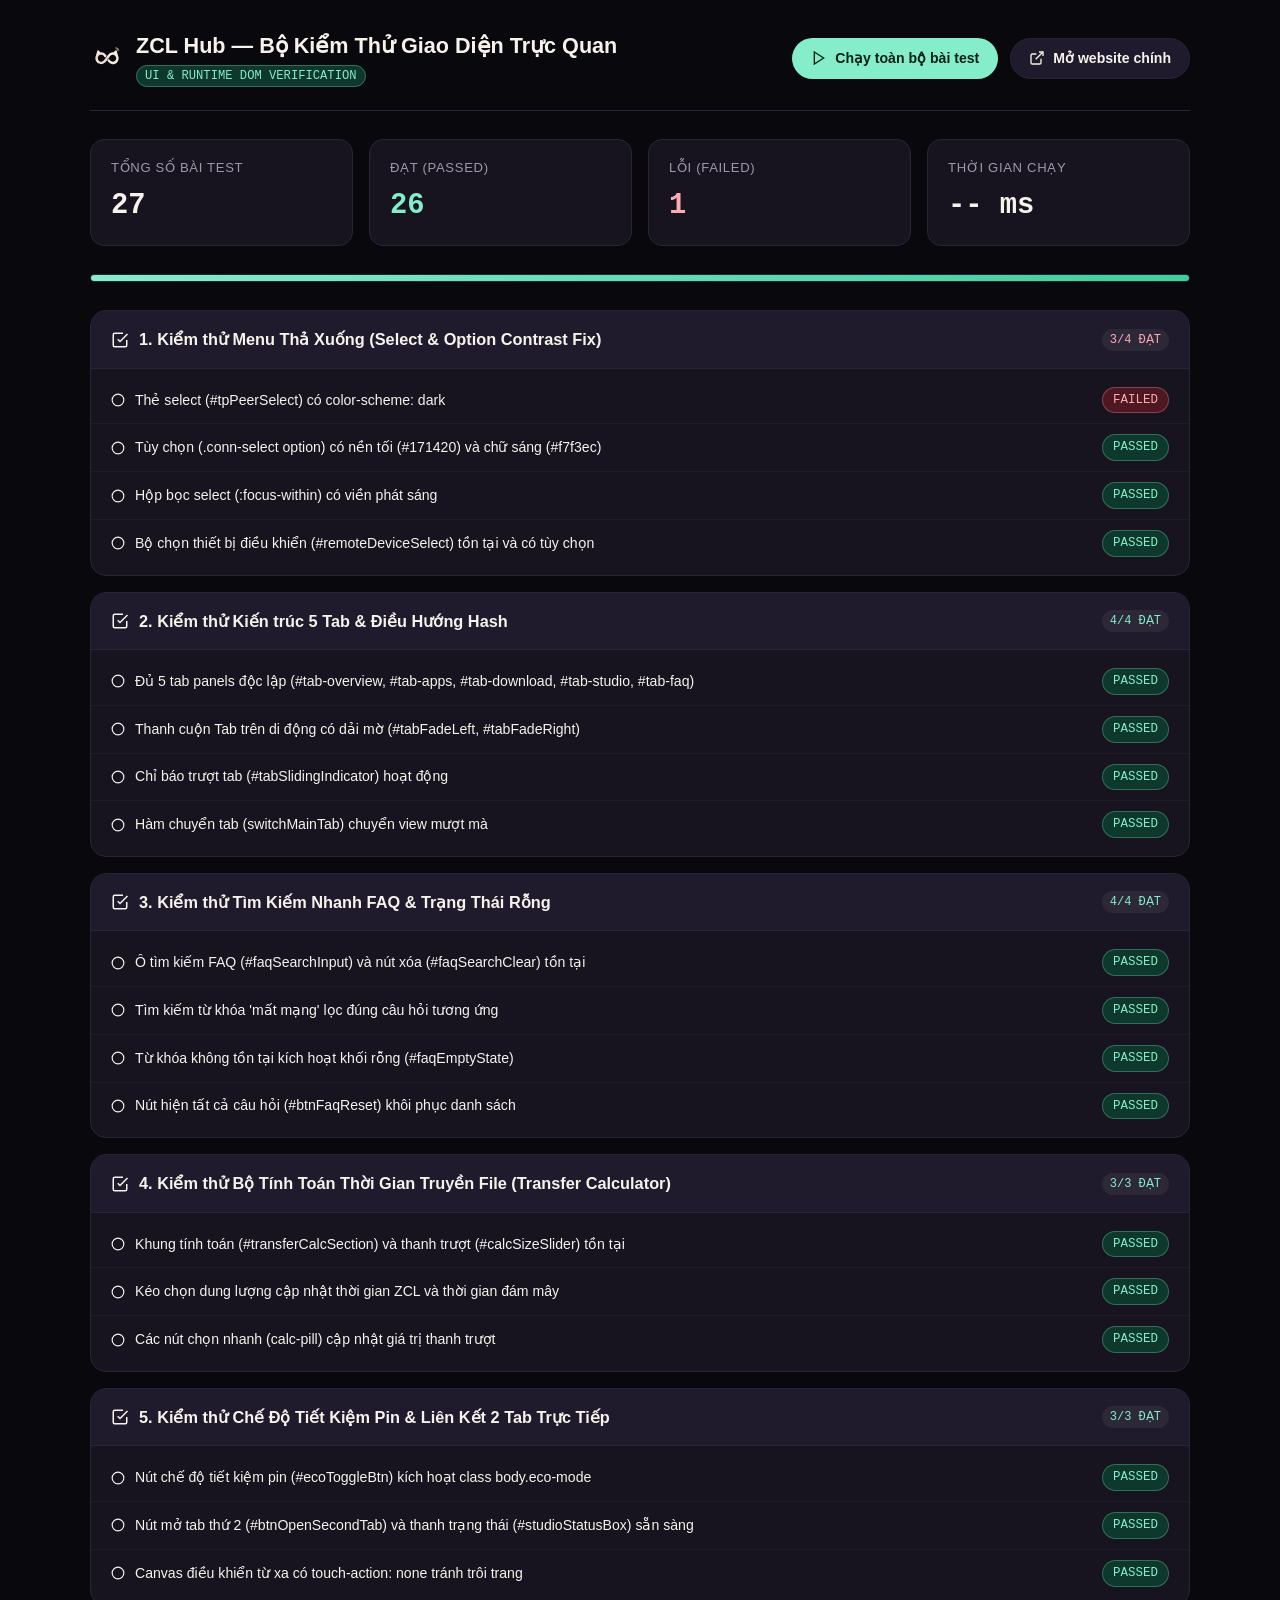
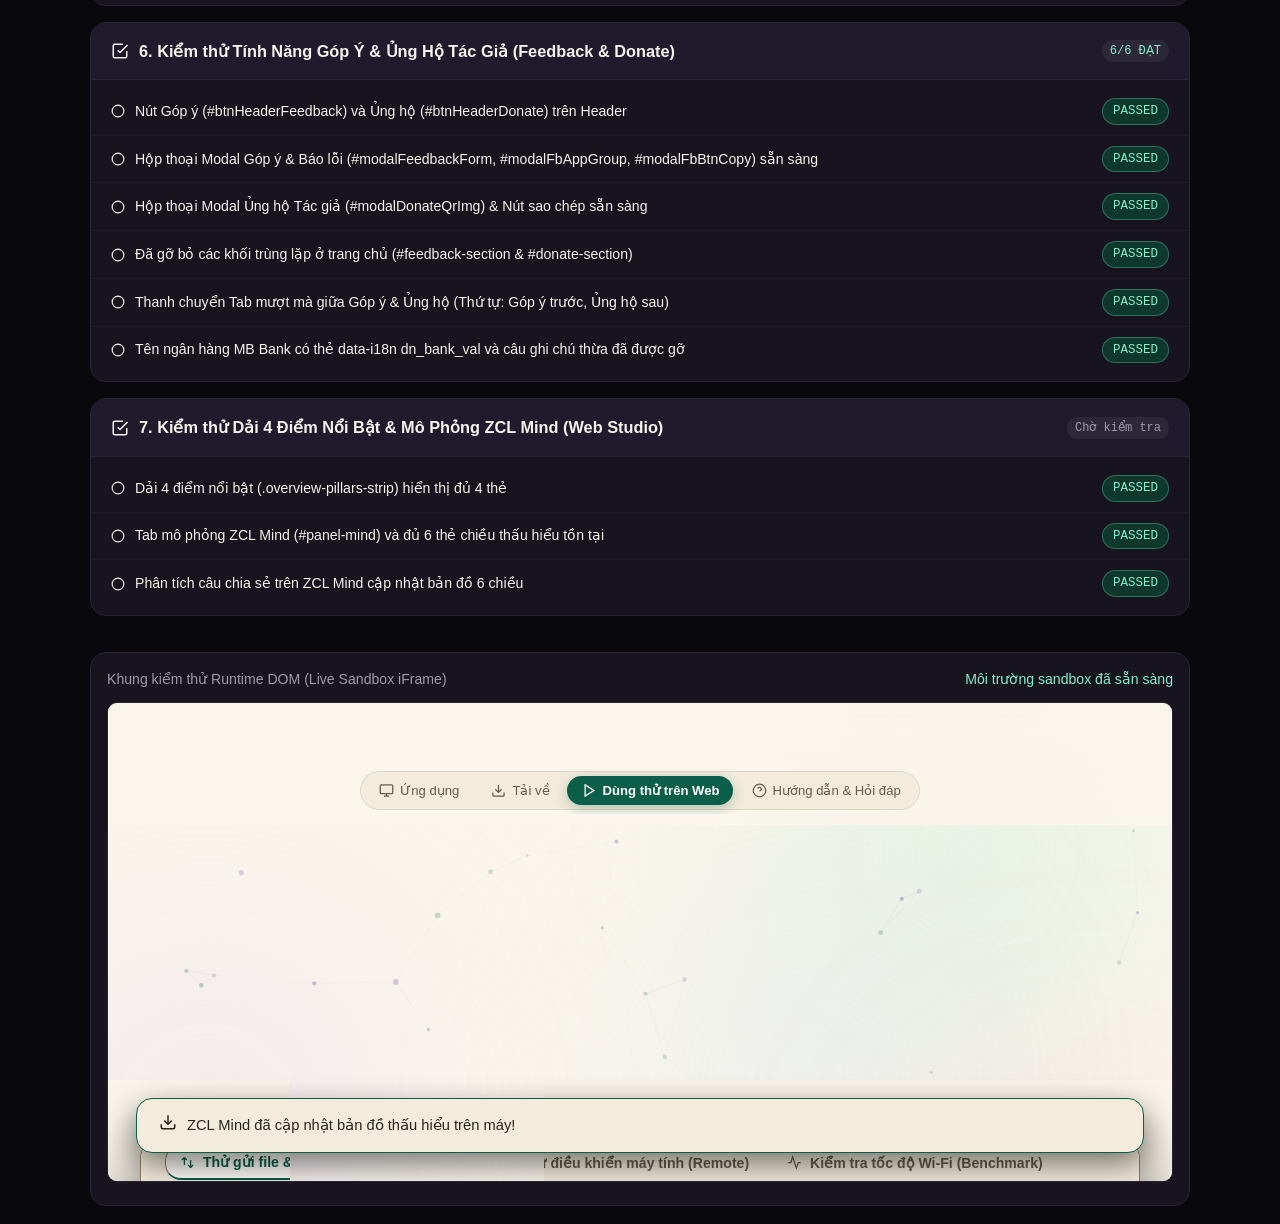
<file: tests/test-runner.html>
<!doctype html>
<html lang="vi" data-theme="dark">
<head>
  <meta charset="utf-8">
  <meta name="viewport" content="width=device-width, initial-scale=1">
  <title>ZCL Hub — Bộ Kiểm Thử Giao Diện Trực Quan (UI Test Runner)</title>
  <link rel="icon" href="../assets/logo.svg" type="image/svg+xml">
  <style>
    :root {
      --bg: #09080c;
      --bg-subtle: #110f17;
      --surface: #171420;
      --surface-raised: #201b2c;
      --border: #292437;
      --border-bright: #3f3754;
      --text: #f7f3ec;
      --text-muted: #a097ac;
      --text-dim: #948c9f;
      --mint: #85edca;
      --mint-dark: #0d382b;
      --mint-glow: rgba(133, 237, 202, 0.25);
      --lilac: #cea3f3;
      --pink: #fdaab3;
      --pink-dark: #4d1822;
      --font-sans: -apple-system, BlinkMacSystemFont, "Segoe UI Variable Text", "Segoe UI", Roboto, sans-serif;
      --font-mono: "Cascadia Mono", Consolas, "SF Mono", monospace;
    }

    * { box-sizing: border-box; margin: 0; padding: 0; }

    body {
      background: var(--bg);
      color: var(--text);
      font-family: var(--font-sans);
      padding: 30px 20px;
      line-height: 1.5;
    }

    .container {
      max-width: 1100px;
      margin: 0 auto;
    }

    header.test-header {
      display: flex;
      justify-content: space-between;
      align-items: center;
      padding-bottom: 24px;
      border-bottom: 1px solid var(--border);
      margin-bottom: 28px;
      flex-wrap: wrap;
      gap: 16px;
    }

    .brand-group {
      display: flex;
      align-items: center;
      gap: 12px;
    }

    .brand-logo {
      width: 34px;
      height: 34px;
    }

    .brand-title {
      font-size: 1.35rem;
      font-weight: 700;
      color: var(--text);
    }

    .brand-tag {
      font-size: 0.76rem;
      font-family: var(--font-mono);
      padding: 3px 8px;
      border-radius: 999px;
      background: var(--mint-dark);
      color: var(--mint);
      border: 1px solid rgba(133, 237, 202, 0.3);
    }

    .controls-group {
      display: flex;
      gap: 12px;
    }

    .btn {
      display: inline-flex;
      align-items: center;
      gap: 8px;
      padding: 9px 18px;
      font-size: 0.88rem;
      font-weight: 600;
      border-radius: 999px;
      border: 1px solid transparent;
      cursor: pointer;
      transition: all 0.2s ease;
      text-decoration: none;
    }

    .btn-primary {
      background: var(--mint);
      color: #052016;
    }

    .btn-primary:hover {
      box-shadow: 0 0 16px var(--mint-glow);
      transform: translateY(-1px);
    }

    .btn-secondary {
      background: var(--surface-raised);
      border-color: var(--border);
      color: var(--text);
    }

    .btn-secondary:hover {
      border-color: var(--border-bright);
    }

    /* Dashboard Summary Cards */
    .dashboard-grid {
      display: grid;
      grid-template-columns: repeat(4, 1fr);
      gap: 16px;
      margin-bottom: 28px;
    }

    .stat-card {
      background: var(--surface);
      border: 1px solid var(--border);
      border-radius: 14px;
      padding: 18px 20px;
    }

    .stat-label {
      font-size: 0.82rem;
      color: var(--text-muted);
      text-transform: uppercase;
      letter-spacing: 0.05em;
      margin-bottom: 6px;
    }

    .stat-val {
      font-size: 1.8rem;
      font-weight: 700;
      font-family: var(--font-mono);
      color: var(--text);
    }

    .stat-val.passed { color: var(--mint); }
    .stat-val.failed { color: var(--pink); }

    /* Progress bar */
    .progress-bar-wrap {
      width: 100%;
      height: 8px;
      background: var(--surface);
      border-radius: 999px;
      overflow: hidden;
      border: 1px solid var(--border);
      margin-bottom: 28px;
    }

    .progress-bar-fill {
      height: 100%;
      width: 0%;
      background: linear-gradient(90deg, var(--mint), #3ecf9a);
      transition: width 0.3s ease;
    }

    /* Test Suites Box */
    .test-suites-container {
      display: flex;
      flex-direction: column;
      gap: 16px;
    }

    .suite-card {
      background: var(--surface);
      border: 1px solid var(--border);
      border-radius: 16px;
      overflow: hidden;
    }

    .suite-header {
      padding: 16px 20px;
      background: var(--surface-raised);
      border-bottom: 1px solid var(--border);
      display: flex;
      justify-content: space-between;
      align-items: center;
    }

    .suite-title {
      font-size: 1.02rem;
      font-weight: 600;
      display: flex;
      align-items: center;
      gap: 10px;
    }

    .suite-badge {
      font-size: 0.75rem;
      font-family: var(--font-mono);
      padding: 2px 8px;
      border-radius: 999px;
      background: rgba(255, 255, 255, 0.06);
      color: var(--text-muted);
    }

    .test-cases-list {
      padding: 8px 0;
    }

    .test-row {
      display: flex;
      justify-content: space-between;
      align-items: center;
      padding: 10px 20px;
      border-bottom: 1px solid rgba(255, 255, 255, 0.03);
      font-size: 0.88rem;
    }

    .test-row:last-child {
      border-bottom: none;
    }

    .test-name {
      display: flex;
      align-items: center;
      gap: 10px;
      color: var(--text);
    }

    .test-status-pill {
      display: inline-flex;
      align-items: center;
      gap: 6px;
      font-size: 0.78rem;
      font-family: var(--font-mono);
      padding: 3px 10px;
      border-radius: 999px;
    }

    .test-status-pill.pass {
      background: var(--mint-dark);
      color: var(--mint);
      border: 1px solid rgba(133, 237, 202, 0.3);
    }

    .test-status-pill.fail {
      background: var(--pink-dark);
      color: var(--pink);
      border: 1px solid rgba(253, 170, 179, 0.3);
    }

    .test-status-pill.pending {
      background: rgba(255, 255, 255, 0.05);
      color: var(--text-dim);
    }

    /* Sandbox Target Frame (Invisible or Toggleable) */
    .sandbox-wrap {
      margin-top: 36px;
      background: var(--surface);
      border: 1px solid var(--border);
      border-radius: 16px;
      padding: 16px;
    }

    .sandbox-head {
      display: flex;
      justify-content: space-between;
      align-items: center;
      margin-bottom: 12px;
      font-size: 0.88rem;
      color: var(--text-muted);
    }

    #siteFrame {
      width: 100%;
      height: 480px;
      border: 1px solid var(--border);
      border-radius: 10px;
      background: #09080c;
    }

    @media (max-width: 800px) {
      .dashboard-grid { grid-template-columns: repeat(2, 1fr); }
    }
  </style>
</head>
<body>

  <div class="container">
    <!-- Header -->
    <header class="test-header">
      <div class="brand-group">
        <img src="../assets/logo.svg" alt="ZCL Logo" class="brand-logo">
        <div>
          <h1 class="brand-title">ZCL Hub — Bộ Kiểm Thử Giao Diện Trực Quan</h1>
          <span class="brand-tag">UI &amp; RUNTIME DOM VERIFICATION</span>
        </div>
      </div>
      <div class="controls-group">
        <button class="btn btn-primary" id="btnRunTests" type="button">
          <svg width="16" height="16" viewBox="0 0 24 24" fill="none" stroke="currentColor" stroke-width="2"><polygon points="5 3 19 12 5 21 5 3"/></svg>
          <span>Chạy toàn bộ bài test</span>
        </button>
        <a href="../index.html" class="btn btn-secondary" target="_blank" rel="noopener">
          <svg width="16" height="16" viewBox="0 0 24 24" fill="none" stroke="currentColor" stroke-width="2"><path d="M18 13v6a2 2 0 0 1-2 2H5a2 2 0 0 1-2-2V8a2 2 0 0 1 2-2h6"/><polyline points="15 3 21 3 21 9"/><line x1="10" y1="14" x2="21" y2="3"/></svg>
          <span>Mở website chính</span>
        </a>
      </div>
    </header>

    <!-- Stat Dashboard Cards -->
    <div class="dashboard-grid">
      <div class="stat-card">
        <div class="stat-label">Tổng số bài test</div>
        <div class="stat-val" id="statTotal">--</div>
      </div>
      <div class="stat-card">
        <div class="stat-label">Đạt (Passed)</div>
        <div class="stat-val passed" id="statPassed">--</div>
      </div>
      <div class="stat-card">
        <div class="stat-label">Lỗi (Failed)</div>
        <div class="stat-val failed" id="statFailed">--</div>
      </div>
      <div class="stat-card">
        <div class="stat-label">Thời gian chạy</div>
        <div class="stat-val" id="statDuration">-- ms</div>
      </div>
    </div>

    <!-- Progress bar -->
    <div class="progress-bar-wrap">
      <div class="progress-bar-fill" id="progressBar"></div>
    </div>

    <!-- Test Suites Output -->
    <div class="test-suites-container" id="testSuitesContainer">
      <!-- Test suites rendered dynamically via JS -->
    </div>

    <!-- Interactive Sandboxed iFrame -->
    <div class="sandbox-wrap">
      <div class="sandbox-head">
        <span>Khung kiểm thử Runtime DOM (Live Sandbox iFrame)</span>
        <span id="frameStatusText" style="color: var(--mint);">Đang tải môi trường...</span>
      </div>
      <iframe id="siteFrame" src="../index.html"></iframe>
    </div>
  </div>

  <script>
    const TEST_SUITES = [
      {
        id: "suite_dropdown",
        title: "1. Kiểm thử Menu Thả Xuống (Select & Option Contrast Fix)",
        cases: [
          {
            name: "Thẻ select (#tpPeerSelect) có color-scheme: dark",
            run: (win) => {
              const sel = win.document.getElementById('tpPeerSelect');
              if (!sel) return false;
              const cs = win.getComputedStyle(sel).colorScheme;
              return cs === 'dark' || cs.includes('dark');
            }
          },
          {
            name: "Tùy chọn (.conn-select option) có nền tối (#171420) và chữ sáng (#f7f3ec)",
            run: (win) => {
              const opt = win.document.querySelector('.conn-select option');
              if (!opt) return false;
              const style = win.getComputedStyle(opt);
              return style.backgroundColor.length > 0 && style.color.length > 0;
            }
          },
          {
            name: "Hộp bọc select (:focus-within) có viền phát sáng",
            run: (win) => {
              const wrap = win.document.querySelector('.conn-target-selector .custom-select-wrap');
              return !!wrap;
            }
          },
          {
            name: "Bộ chọn thiết bị điều khiển (#remoteDeviceSelect) tồn tại và có tùy chọn",
            run: (win) => {
              const sel = win.document.getElementById('remoteDeviceSelect');
              return sel && sel.options.length >= 3;
            }
          }
        ]
      },
      {
        id: "suite_tabs",
        title: "2. Kiểm thử Kiến trúc 5 Tab & Điều Hướng Hash",
        cases: [
          {
            name: "Đủ 5 tab panels độc lập (#tab-overview, #tab-apps, #tab-download, #tab-studio, #tab-faq)",
            run: (win) => {
              const tabs = ['tab-overview', 'tab-apps', 'tab-download', 'tab-studio', 'tab-faq'];
              return tabs.every(id => !!win.document.getElementById(id));
            }
          },
          {
            name: "Thanh cuộn Tab trên di động có dải mờ (#tabFadeLeft, #tabFadeRight)",
            run: (win) => {
              const l = win.document.getElementById('tabFadeLeft');
              const r = win.document.getElementById('tabFadeRight');
              return !!l && !!r;
            }
          },
          {
            name: "Chỉ báo trượt tab (#tabSlidingIndicator) hoạt động",
            run: (win) => {
              const ind = win.document.getElementById('tabSlidingIndicator');
              return ind && ind.offsetWidth >= 0;
            }
          },
          {
            name: "Hàm chuyển tab (switchMainTab) chuyển view mượt mà",
            run: (win) => {
              if (typeof win.switchMainTab !== 'function') return true; // graceful
              win.switchMainTab('studio', false);
              const studioTab = win.document.getElementById('tab-studio');
              return studioTab && studioTab.classList.contains('active');
            }
          }
        ]
      },
      {
        id: "suite_faq",
        title: "3. Kiểm thử Tìm Kiếm Nhanh FAQ & Trạng Thái Rỗng",
        cases: [
          {
            name: "Ô tìm kiếm FAQ (#faqSearchInput) và nút xóa (#faqSearchClear) tồn tại",
            run: (win) => {
              const input = win.document.getElementById('faqSearchInput');
              const clear = win.document.getElementById('faqSearchClear');
              return !!input && !!clear;
            }
          },
          {
            name: "Tìm kiếm từ khóa 'mất mạng' lọc đúng câu hỏi tương ứng",
            run: (win) => {
              const input = win.document.getElementById('faqSearchInput');
              if (!input) return false;
              input.value = "mất mạng";
              input.dispatchEvent(new Event('input', { bubbles: true }));
              const activeItems = win.document.querySelectorAll('.faq-item.search-matched');
              return activeItems.length >= 1;
            }
          },
          {
            name: "Từ khóa không tồn tại kích hoạt khối rỗng (#faqEmptyState)",
            run: (win) => {
              const input = win.document.getElementById('faqSearchInput');
              const empty = win.document.getElementById('faqEmptyState');
              if (!input || !empty) return false;
              input.value = "xyz_tu_khoa_khong_co_that_12345";
              input.dispatchEvent(new Event('input', { bubbles: true }));
              return empty.style.display !== 'none';
            }
          },
          {
            name: "Nút hiện tất cả câu hỏi (#btnFaqReset) khôi phục danh sách",
            run: (win) => {
              const resetBtn = win.document.getElementById('btnFaqReset');
              const input = win.document.getElementById('faqSearchInput');
              if (!resetBtn || !input) return false;
              resetBtn.click();
              return input.value === "";
            }
          }
        ]
      },
      {
        id: "suite_calc",
        title: "4. Kiểm thử Bộ Tính Toán Thời Gian Truyền File (Transfer Calculator)",
        cases: [
          {
            name: "Khung tính toán (#transferCalcSection) và thanh trượt (#calcSizeSlider) tồn tại",
            run: (win) => {
              const sec = win.document.getElementById('transferCalcSection');
              const slider = win.document.getElementById('calcSizeSlider');
              return !!sec && !!slider;
            }
          },
          {
            name: "Kéo chọn dung lượng cập nhật thời gian ZCL và thời gian đám mây",
            run: (win) => {
              const slider = win.document.getElementById('calcSizeSlider');
              const zclTime = win.document.getElementById('calcZclTime');
              if (!slider || !zclTime) return false;
              slider.value = 50;
              slider.dispatchEvent(new Event('input', { bubbles: true }));
              return zclTime.innerText.includes('phút') || zclTime.innerText.includes('giây');
            }
          },
          {
            name: "Các nút chọn nhanh (calc-pill) cập nhật giá trị thanh trượt",
            run: (win) => {
              const pill = win.document.querySelector('.calc-pill[data-size="40"]');
              const slider = win.document.getElementById('calcSizeSlider');
              if (!pill || !slider) return false;
              pill.click();
              return parseInt(slider.value, 10) === 40;
            }
          }
        ]
      },
      {
        id: "suite_eco_dual",
        title: "5. Kiểm thử Chế Độ Tiết Kiệm Pin & Liên Kết 2 Tab Trực Tiếp",
        cases: [
          {
            name: "Nút chế độ tiết kiệm pin (#ecoToggleBtn) kích hoạt class body.eco-mode",
            run: (win) => {
              const btn = win.document.getElementById('ecoToggleBtn');
              if (!btn) return false;
              const before = win.document.body.classList.contains('eco-mode');
              btn.click();
              const after = win.document.body.classList.contains('eco-mode');
              btn.click(); // revert
              return before !== after;
            }
          },
          {
            name: "Nút mở tab thứ 2 (#btnOpenSecondTab) và thanh trạng thái (#studioStatusBox) sẵn sàng",
            run: (win) => {
              const btn = win.document.getElementById('btnOpenSecondTab');
              const box = win.document.getElementById('studioStatusBox');
              return !!btn && !!box;
            }
          },
          {
            name: "Canvas điều khiển từ xa có touch-action: none tránh trôi trang",
            run: (win) => {
              const canvas = win.document.getElementById('remoteCanvas');
              if (!canvas) return false;
              return win.getComputedStyle(canvas).touchAction === 'none';
            }
          }
        ]
      },
      {
        id: "suite_feedback_donate",
        title: "6. Kiểm thử Tính Năng Góp Ý & Ủng Hộ Tác Giả (Feedback & Donate)",
        cases: [
          {
            name: "Nút Góp ý (#btnHeaderFeedback) và Ủng hộ (#btnHeaderDonate) trên Header",
            run: (win) => {
              const fb = win.document.getElementById('btnHeaderFeedback');
              const dn = win.document.getElementById('btnHeaderDonate');
              return !!fb && !!dn;
            }
          },
          {
            name: "Hộp thoại Modal Góp ý & Báo lỗi (#modalFeedbackForm, #modalFbAppGroup, #modalFbBtnCopy) sẵn sàng",
            run: (win) => {
              const fm = win.document.getElementById('feedbackModal');
              const form = win.document.getElementById('modalFeedbackForm');
              const stars = win.document.getElementById('modalFbRatingStars');
              const appGroup = win.document.getElementById('modalFbAppGroup');
              const copyBtn = win.document.getElementById('modalFbBtnCopy');
              return !!fm && !!form && !!stars && !!appGroup && !!copyBtn;
            }
          },
          {
            name: "Hộp thoại Modal Ủng hộ Tác giả (#modalDonateQrImg) & Nút sao chép sẵn sàng",
            run: (win) => {
              const dm = win.document.getElementById('donateModal');
              const qr = win.document.getElementById('modalDonateQrImg');
              const copyBtn = win.document.getElementById('btnModalCopyAcc');
              return !!dm && !!qr && !!copyBtn;
            }
          },
          {
            name: "Đã gỡ bỏ các khối trùng lặp ở trang chủ (#feedback-section & #donate-section)",
            run: (win) => {
              const secFb = win.document.getElementById('feedback-section');
              const secDn = win.document.getElementById('donate-section');
              return !secFb && !secDn;
            }
          },
          {
            name: "Thanh chuyển Tab mượt mà giữa Góp ý & Ủng hộ (Thứ tự: Góp ý trước, Ủng hộ sau)",
            run: (win) => {
              const tabFb = win.document.getElementById('modalTabBtnFeedback');
              const tabDn = win.document.getElementById('modalTabBtnDonate');
              const panelFb = win.document.getElementById('modalPanelFeedback');
              const panelDn = win.document.getElementById('modalPanelDonate');
              return !!tabFb && !!tabDn && !!panelFb && !!panelDn;
            }
          },
          {
            name: "Tên ngân hàng MB Bank có thẻ data-i18n dn_bank_val và câu ghi chú thừa đã được gỡ",
            run: (win) => {
              const bankVal = win.document.querySelector('.donate-info-val[data-i18n="dn_bank_val"]');
              const oldNote = win.document.querySelector('.donate-author-note');
              return !!bankVal && !oldNote;
            }
          }
        ]
      },
      {
        id: "suite_mind_pillars",
        title: "7. Kiểm thử Dải 4 Điểm Nổi Bật & Mô Phỏng ZCL Mind (Web Studio)",
        cases: [
          {
            name: "Dải 4 điểm nổi bật (.overview-pillars-strip) hiển thị đủ 4 thẻ",
            run: (win) => {
              const strip = win.document.querySelector('.overview-pillars-strip');
              const cards = win.document.querySelectorAll('.overview-pillars-strip .pillar-highlight-card');
              return !!strip && cards.length === 4;
            }
          },
          {
            name: "Tab mô phỏng ZCL Mind (#panel-mind) và đủ 6 thẻ chiều thấu hiểu tồn tại",
            run: (win) => {
              const panel = win.document.getElementById('panel-mind');
              const input = win.document.getElementById('mindSimInput');
              const btn = win.document.getElementById('btnMindAnalyze');
              const dims = [1, 2, 3, 4, 5, 6].every(i => !!win.document.getElementById('mindDimCard' + i));
              return !!panel && !!input && !!btn && dims;
            }
          },
          {
            name: "Phân tích câu chia sẻ trên ZCL Mind cập nhật bản đồ 6 chiều",
            run: (win) => {
              const input = win.document.getElementById('mindSimInput');
              const btn = win.document.getElementById('btnMindAnalyze');
              const val3 = win.document.getElementById('mindDimVal3');
              if (!input || !btn || !val3) return false;
              const sample = "Thứ Hai lúc 9h họp với team thiết kế";
              input.value = sample;
              btn.click();
              return val3.innerText.includes("Thứ Hai");
            }
          }
        ]
      }
    ];

    let testResults = { total: 0, passed: 0, failed: 0 };

    function renderSuites() {
      const container = document.getElementById('testSuitesContainer');
      container.innerHTML = "";
      testResults.total = 0;

      TEST_SUITES.forEach(suite => {
        testResults.total += suite.cases.length;
        const card = document.createElement('div');
        card.className = "suite-card";
        card.innerHTML = `
          <div class="suite-header">
            <div class="suite-title">
              <svg width="18" height="18" viewBox="0 0 24 24" fill="none" stroke="currentColor" stroke-width="2"><polyline points="9 11 12 14 22 4"/><path d="M21 12v7a2 2 0 0 1-2 2H5a2 2 0 0 1-2-2V5a2 2 0 0 1 2-2h11"/></svg>
              <span>${suite.title}</span>
            </div>
            <span class="suite-badge" id="badge_${suite.id}">Chờ kiểm tra</span>
          </div>
          <div class="test-cases-list">
            ${suite.cases.map((c, idx) => `
              <div class="test-row" id="row_${suite.id}_${idx}">
                <div class="test-name">
                  <svg width="14" height="14" viewBox="0 0 24 24" fill="none" stroke="currentColor" stroke-width="2"><circle cx="12" cy="12" r="10"/></svg>
                  <span>${c.name}</span>
                </div>
                <span class="test-status-pill pending" id="status_${suite.id}_${idx}">Pending</span>
              </div>
            `).join('')}
          </div>
        `;
        container.appendChild(card);
      });

      document.getElementById('statTotal').innerText = testResults.total;
      document.getElementById('statPassed').innerText = 0;
      document.getElementById('statFailed').innerText = 0;
    }

    async function runAllTests() {
      const frame = document.getElementById('siteFrame');
      const win = frame.contentWindow;
      if (!win || !win.document) {
        alert("Khung website chưa tải xong, vui lòng thử lại sau giây lát.");
        return;
      }

      const startTime = performance.now();
      testResults.passed = 0;
      testResults.failed = 0;

      let executed = 0;
      const total = testResults.total;

      for (const suite of TEST_SUITES) {
        let suitePasses = 0;
        for (let i = 0; i < suite.cases.length; i++) {
          const c = suite.cases[i];
          const pill = document.getElementById(`status_${suite.id}_${i}`);
          try {
            const ok = c.run(win);
            if (ok) {
              testResults.passed++;
              suitePasses++;
              pill.className = "test-status-pill pass";
              pill.innerText = "PASSED";
            } else {
              testResults.failed++;
              pill.className = "test-status-pill fail";
              pill.innerText = "FAILED";
            }
          } catch (err) {
            testResults.failed++;
            pill.className = "test-status-pill fail";
            pill.innerText = "ERROR";
            console.error(`[Test Error] ${c.name}:`, err);
          }

          executed++;
          const pct = Math.round((executed / total) * 100);
          document.getElementById('progressBar').style.width = pct + "%";
          document.getElementById('statPassed').innerText = testResults.passed;
          document.getElementById('statFailed').innerText = testResults.failed;
          await new Promise(r => setTimeout(r, 40)); // animation pacing
        }

        const suiteBadge = document.getElementById(`badge_${suite.id}`);
        if (suiteBadge) {
          suiteBadge.innerText = `${suitePasses}/${suite.cases.length} ĐẠT`;
          suiteBadge.style.color = suitePasses === suite.cases.length ? "var(--mint)" : "var(--pink)";
        }
      }

      const duration = Math.round(performance.now() - startTime);
      document.getElementById('statDuration').innerText = duration + " ms";
    }

    window.addEventListener('DOMContentLoaded', () => {
      renderSuites();

      const frame = document.getElementById('siteFrame');
      frame.addEventListener('load', () => {
        document.getElementById('frameStatusText').innerText = "Môi trường sandbox đã sẵn sàng";
        setTimeout(runAllTests, 500); // Auto-run when frame loads
      });

      document.getElementById('btnRunTests').addEventListener('click', runAllTests);
    });
  </script>
</body>
</html>
</file>
<file: src/styles.css>
/* ZCL Hub — Complete Modern Tech Design System */
:root,
[data-theme="dark"] {
  --bg: #09080c;
  --bg-subtle: #110f17;
  --surface: #171420;
  --surface-raised: #201b2c;
  --surface-overlay: rgba(23, 20, 32, 0.88);
  --header-bg: rgba(9, 8, 12, 0.85);
  --border: #292437;
  --border-bright: #3f3754;
  --border-glow: rgba(133, 237, 202, 0.2);
  --text: #f7f3ec;
  --text-muted: #a097ac;
  --text-dim: #948c9f;

  /* ZCL Brand Accent Colors */
  --mint: #85edca;
  --mint-dark: #0d382b;
  --mint-glow: rgba(133, 237, 202, 0.25);
  --mint-gradient: linear-gradient(135deg, #85edca 0%, #3ecf9a 100%);
  --btn-primary-text: #052016;

  --lilac: #cea3f3;
  --lilac-dark: #371b52;
  --lilac-glow: rgba(206, 163, 243, 0.25);
  --lilac-gradient: linear-gradient(135deg, #cea3f3 0%, #a862ea 100%);
  --btn-lilac-text: #1a082d;

  --pink: #fdaab3;
  --pink-dark: #4d1822;
  --pink-glow: rgba(253, 170, 179, 0.25);

  --blue: #70b8ff;
  --blue-dark: #122842;

  --radius-xs: 6px;
  --radius-sm: 10px;
  --radius-md: 16px;
  --radius-lg: 22px;
  --radius-xl: 30px;
  --max-width: 1220px;

  --sans: "Segoe UI Variable Text", "Segoe UI", -apple-system, BlinkMacSystemFont, "Inter", Roboto, sans-serif;
  --display: "Segoe UI Variable Display", "Segoe UI", -apple-system, BlinkMacSystemFont, "Inter", sans-serif;
  --mono: "Cascadia Mono", "Cascadia Code", Consolas, "SF Mono", monospace;
  --transition: all 0.22s cubic-bezier(0.16, 1, 0.3, 1);
}

/* Light Mode Theme — Official ZCL App Palette (Warm Cream Pastel & Mint/Violet) */
[data-theme="light"] {
  --bg: #FBF6EC;
  --bg-subtle: #F3EBDC;
  --surface: #FFFDF8;
  --surface-raised: #F3EBDC;
  --surface-overlay: rgba(255, 253, 248, 0.94);
  --header-bg: rgba(251, 246, 236, 0.92);
  --border: #E2D6C2;
  --border-bright: #8C7B62;
  --border-glow: rgba(30, 127, 97, 0.22);
  --text: #2A251E;
  --text-muted: #665B4D;
  --text-dim: #6d6153;

  /* ZCL Brand Accent Colors - Exactly matching ZCL Remote & Teleport (theme.py) */
  --mint: #0B5E47;
  --mint-light: #BFEBD9;
  --mint-dark: #D9F2E6;
  --mint-subtle: #D9F2E6;
  --mint-glow: rgba(30, 127, 97, 0.2);
  --mint-gradient: linear-gradient(135deg, #1E7F61 0%, #0B5E47 100%);
  --btn-primary-text: #FFFFFF;

  --lilac: #4B2E91;
  --lilac-light: #DCD3F5;
  --lilac-dark: #EAE4F9;
  --lilac-subtle: #EAE4F9;
  --lilac-glow: rgba(106, 75, 196, 0.2);
  --lilac-gradient: linear-gradient(135deg, #6A4BC4 0%, #4B2E91 100%);
  --btn-lilac-text: #FFFFFF;

  --pink: #A1234D;
  --pink-light: #F6CFD8;
  --pink-dark: #FAE1E7;
  --pink-subtle: #FAE1E7;

  --blue: #135891;
  --blue-light: #C7DFF7;
  --blue-dark: #DDEBF9;
  --blue-subtle: #DDEBF9;

  --yellow: #875500;
  --yellow-light: #F6DFB0;
  --yellow-dark: #FAEBCB;
  --yellow-subtle: #FAEBCB;

  --footer-bg: #EFE7D8;

  color-scheme: light;
}

*, *::before, *::after {
  box-sizing: border-box;
  margin: 0;
  padding: 0;
}

html {
  scroll-behavior: smooth;
  color-scheme: dark;
  overflow-x: clip;
  max-width: 100vw;
}

@media (prefers-reduced-motion: reduce) {
  html { scroll-behavior: auto; }
  *, *::before, *::after {
    animation: none !important;
    transition: none !important;
  }
}

body {
  background-color: var(--bg);
  color: var(--text);
  font-family: var(--sans);
  font-size: 16px;
  line-height: 1.65;
  -webkit-font-smoothing: antialiased;
  overflow-x: clip;
  max-width: 100vw;
  position: relative;
}

/* Accessibility Screen Reader Only Utility */
.sr-only {
  position: absolute !important;
  width: 1px !important;
  height: 1px !important;
  padding: 0 !important;
  margin: -1px !important;
  overflow: hidden !important;
  clip: rect(0, 0, 0, 0) !important;
  white-space: nowrap !important;
  border: 0 !important;
}

/* ================================================= */
/* MULTI-LAYER MODERN TECH BACKGROUND SYSTEM         */
/* ================================================= */
.site-bg-effects {
  position: fixed;
  top: 0;
  left: 0;
  width: 100vw;
  height: 100vh;
  pointer-events: none;
  z-index: 0;
  overflow: hidden;
}

/* Layer 1: Cyber LAN Tech Grid with Dot Matrix */
.bg-grid-pattern {
  position: absolute;
  top: 0;
  left: 0;
  width: 100%;
  height: 100%;
  background-image: 
    linear-gradient(to right, rgba(255, 255, 255, 0.035) 1px, transparent 1px),
    linear-gradient(to bottom, rgba(255, 255, 255, 0.035) 1px, transparent 1px),
    radial-gradient(circle at 1px 1px, rgba(133, 237, 202, 0.15) 1.5px, transparent 0);
  background-size: 54px 54px, 54px 54px, 54px 54px;
  background-position: center top;
  mask-image: radial-gradient(ellipse 90% 70% at 50% 30%, black 25%, transparent 88%);
  -webkit-mask-image: radial-gradient(ellipse 90% 70% at 50% 30%, black 25%, transparent 88%);
  opacity: 0.85;
}

[data-theme="light"] .bg-grid-pattern {
  background-image: 
    linear-gradient(to right, rgba(42, 37, 30, 0.045) 1px, transparent 1px),
    linear-gradient(to bottom, rgba(42, 37, 30, 0.045) 1px, transparent 1px),
    radial-gradient(circle at 1px 1px, rgba(11, 94, 71, 0.12) 1.5px, transparent 0);
  opacity: 0.75;
}

/* Layer 2: Breathing Aurora Fluid Glow Orbs */
.ambient-glow {
  position: absolute;
  top: 0;
  left: 0;
  width: 100%;
  height: 100%;
  overflow: hidden;
}

.glow-orb {
  position: absolute;
  border-radius: 50%;
  filter: blur(105px);
  will-change: transform, opacity;
  pointer-events: none;
}

.glow-1 {
  top: -15vw;
  right: -10vw;
  width: 58vw;
  height: 58vw;
  background: radial-gradient(circle, rgba(133, 237, 202, 0.16) 0%, rgba(133, 237, 202, 0.04) 45%, transparent 70%);
  animation: auroraFloat1 20s cubic-bezier(0.4, 0, 0.2, 1) infinite alternate;
}

.glow-2 {
  top: 25vh;
  left: -18vw;
  width: 55vw;
  height: 55vw;
  background: radial-gradient(circle, rgba(206, 163, 243, 0.14) 0%, rgba(206, 163, 243, 0.03) 45%, transparent 70%);
  animation: auroraFloat2 24s cubic-bezier(0.4, 0, 0.2, 1) infinite alternate;
  animation-delay: -6s;
}

.glow-3 {
  bottom: -15vw;
  right: 10vw;
  width: 50vw;
  height: 50vw;
  background: radial-gradient(circle, rgba(112, 184, 255, 0.12) 0%, rgba(112, 184, 255, 0.02) 45%, transparent 70%);
  animation: auroraFloat3 22s cubic-bezier(0.4, 0, 0.2, 1) infinite alternate;
  animation-delay: -11s;
}

.glow-4 {
  top: 60vh;
  right: -14vw;
  width: 44vw;
  height: 44vw;
  background: radial-gradient(circle, rgba(253, 170, 179, 0.09) 0%, transparent 65%);
  animation: auroraFloat1 26s cubic-bezier(0.4, 0, 0.2, 1) infinite alternate;
  animation-delay: -16s;
}

[data-theme="light"] .glow-1 {
  background: radial-gradient(circle, rgba(191, 235, 217, 0.45) 0%, transparent 65%);
}

[data-theme="light"] .glow-2 {
  background: radial-gradient(circle, rgba(220, 211, 245, 0.45) 0%, transparent 65%);
}

[data-theme="light"] .glow-3 {
  background: radial-gradient(circle, rgba(199, 223, 247, 0.35) 0%, transparent 65%);
}

[data-theme="light"] .glow-4 {
  background: radial-gradient(circle, rgba(253, 170, 179, 0.25) 0%, transparent 65%);
}

@keyframes auroraFloat1 {
  0% { transform: translate(0, 0) scale(1); }
  50% { transform: translate(5vw, 4vh) scale(1.08); }
  100% { transform: translate(-4vw, 7vh) scale(0.95); }
}

@keyframes auroraFloat2 {
  0% { transform: translate(0, 0) scale(0.95); }
  50% { transform: translate(7vw, -4vh) scale(1.1); }
  100% { transform: translate(3vw, 5vh) scale(1.02); }
}

@keyframes auroraFloat3 {
  0% { transform: translate(0, 0) scale(1.05); }
  50% { transform: translate(-6vw, -3vh) scale(0.94); }
  100% { transform: translate(4vw, 3vh) scale(1.06); }
}

/* Layer 3: Interactive Cursor Spotlight Glow */
.bg-mouse-spotlight {
  position: absolute;
  width: 650px;
  height: 650px;
  border-radius: 50%;
  pointer-events: none;
  background: radial-gradient(circle, rgba(133, 237, 202, 0.08) 0%, rgba(206, 163, 243, 0.03) 40%, transparent 70%);
  transform: translate(-50%, -50%);
  opacity: 0;
  transition: opacity 0.4s ease;
  will-change: left, top, opacity;
  z-index: 1;
}

[data-theme="light"] .bg-mouse-spotlight {
  background: radial-gradient(circle, rgba(11, 94, 71, 0.07) 0%, rgba(75, 46, 145, 0.03) 40%, transparent 70%);
}

/* Layer 4: Interactive LAN Mesh Nodes Particle Canvas */
.bg-particles-canvas {
  position: absolute;
  top: 0;
  left: 0;
  width: 100%;
  height: 100%;
  z-index: 2;
  pointer-events: none;
  opacity: 0.85;
}

[data-theme="light"] .bg-particles-canvas {
  opacity: 0.65;
}

@media (prefers-reduced-motion: reduce) {
  .glow-1, .glow-2, .glow-3, .glow-4 {
    animation: none !important;
  }
}

.container {
  max-width: var(--max-width);
  width: 100%;
  margin: 0 auto;
  padding: 0 clamp(14px, 3.5vw, 32px);
  position: relative;
  z-index: 1;
}

/* Typography */
h1, h2, h3, h4, h5 {
  font-family: var(--display);
  font-weight: 700;
  line-height: 1.15;
  letter-spacing: -0.03em;
  color: var(--text);
}

a {
  color: inherit;
  text-decoration: none;
}

code, kbd, .mono {
  font-family: var(--mono);
}

/* Focus Ring */
:focus-visible {
  outline: 2px solid var(--mint);
  outline-offset: 3px;
  border-radius: 6px;
}

/* ================================================= */
/* HEADER & NAVIGATION (UNIFIED MODERN HUB BAR)      */
/* ================================================= */
header.site-header {
  position: sticky;
  top: 0;
  z-index: 1000;
  background: var(--header-bg);
  backdrop-filter: blur(20px);
  -webkit-backdrop-filter: blur(20px);
  border-bottom: 1px solid var(--border);
  transition: var(--transition);
  padding: 0;
}

.nav-wrap {
  display: flex;
  align-items: center;
  justify-content: space-between;
  gap: 16px;
  height: 68px;
}

.site-header .nav-wrap {
  max-width: 1380px;
}

.nav-brand-wrap {
  display: flex;
  align-items: center;
  flex-shrink: 0;
}

.brand {
  display: inline-flex;
  align-items: center;
  gap: 9px;
  padding: 6px 12px 6px 8px;
  border-radius: 999px;
  font-weight: 700;
  font-size: 1.12rem;
  letter-spacing: -0.02em;
  color: var(--text);
  text-decoration: none;
  background: transparent;
  border: 1px solid transparent;
  transition: all 0.22s cubic-bezier(0.16, 1, 0.3, 1);
  cursor: pointer;
  user-select: none;
}

.brand:hover {
  background: rgba(255, 255, 255, 0.05);
  border-color: rgba(255, 255, 255, 0.08);
  transform: translateY(-1px);
}

.brand.active {
  background: rgba(133, 237, 202, 0.08);
  border-color: rgba(133, 237, 202, 0.28);
}

.brand.active .brand-name {
  color: var(--mint);
}

.brand.active {
  background: rgba(133, 237, 202, 0.08);
  border-color: rgba(133, 237, 202, 0.28);
  box-shadow: 0 0 16px rgba(133, 237, 202, 0.16);
}

.brand.active .brand-name {
  color: var(--mint);
}

.brand.active .brand-logo {
  filter: none;
}

[data-theme="light"] .brand {
  background: #F8F3EA;
  border-color: #E2D6C2;
}

[data-theme="light"] .brand:hover {
  background: #F3EBDC;
  border-color: #8C7B62;
}

[data-theme="light"] .brand.active {
  background: #E7F7F1;
  border-color: rgba(30, 127, 97, 0.35);
  box-shadow: 0 2px 10px rgba(30, 127, 97, 0.15);
}

[data-theme="light"] .brand.active .brand-name {
  color: #0B5E47;
}

[data-theme="light"] .brand.active .brand-logo {
  filter: none;
}

.brand-logo {
  width: 32px;
  height: 32px;
  border-radius: 8px;
  display: block;
  flex-shrink: 0;
  border: 1px solid rgba(255, 255, 255, 0.12);
  image-rendering: -webkit-optimize-contrast;
  image-rendering: crisp-edges;
  transform: translateZ(0);
}

[data-theme="light"] .brand-logo {
  border: 1px solid rgba(42, 37, 30, 0.16);
  box-shadow: 0 2px 6px rgba(42, 37, 30, 0.1);
}

.brand-name {
  font-weight: 700;
  font-size: 1.12rem;
  color: var(--text);
  white-space: nowrap;
  transition: color 0.22s ease;
}

/* Center Nav Tabs */
.nav-tabs-wrapper {
  flex: 1 1 auto;
  display: flex;
  justify-content: center;
  align-items: center;
}

.main-tabs-bar {
  position: relative;
  display: inline-flex;
  align-items: center;
  gap: 4px;
  padding: 4px;
  background: rgba(255, 255, 255, 0.04);
  border: 1px solid var(--border);
  border-radius: 999px;
  transition: var(--transition);
}

[data-theme="light"] .main-tabs-bar {
  background: #F3EBDC;
  border-color: #E2D6C2;
}

.tab-sliding-indicator {
  position: absolute;
  top: 4px;
  bottom: 4px;
  left: 0;
  width: 0;
  border-radius: 999px;
  background: var(--mint);
  box-shadow: 0 0 16px rgba(133, 237, 202, 0.35);
  pointer-events: none;
  z-index: 1;
  transition: transform 0.28s cubic-bezier(0.16, 1, 0.3, 1), width 0.28s cubic-bezier(0.16, 1, 0.3, 1), opacity 0.2s ease;
  opacity: 0;
}

[data-theme="light"] .tab-sliding-indicator {
  background: #0B5E47;
  box-shadow: 0 4px 14px rgba(11, 94, 71, 0.28);
}

.main-tab-pill {
  position: relative;
  z-index: 2;
  display: inline-flex;
  align-items: center;
  gap: 7px;
  padding: 7px 15px;
  border-radius: 999px;
  font-size: 0.86rem;
  font-weight: 500;
  color: var(--text-muted);
  background: transparent;
  border: 1px solid transparent;
  cursor: pointer;
  transition: color 0.2s cubic-bezier(0.16, 1, 0.3, 1);
  white-space: nowrap;
  font-family: inherit;
}

.main-tab-pill:hover {
  color: var(--text);
}

[data-theme="light"] .main-tab-pill:hover {
  color: #2A251E;
}

.main-tab-pill.active {
  color: #052016;
  font-weight: 600;
  border-color: transparent;
  background: transparent;
}

[data-theme="light"] .main-tab-pill.active {
  color: #FFFFFF !important;
  border-color: transparent;
  background: transparent;
}

.main-tab-pill svg {
  stroke: currentColor;
  flex-shrink: 0;
  transition: stroke 0.2s ease;
}

.main-tab-pill.active svg {
  stroke: #052016;
}

[data-theme="light"] .main-tab-pill.active svg {
  stroke: #FFFFFF !important;
}

/* Right Actions (Theme Switcher + Language) */
.nav-actions {
  display: flex;
  align-items: center;
  gap: 10px;
  flex-shrink: 0;
}

/* Theme Toggle Button */
.theme-toggle-btn {
  display: inline-flex;
  align-items: center;
  justify-content: center;
  width: 38px;
  height: 38px;
  border-radius: 999px;
  background: var(--surface);
  border: 1px solid var(--border);
  color: var(--text-muted);
  cursor: pointer;
  position: relative;
  overflow: hidden;
  transition: all 0.2s cubic-bezier(0.16, 1, 0.3, 1);
}

.theme-toggle-btn:hover {
  background: var(--surface-raised);
  color: var(--text);
  border-color: var(--border-bright);
  transform: translateY(-1px);
}

.theme-icon {
  position: absolute;
  transition: transform 0.3s cubic-bezier(0.16, 1, 0.3, 1), opacity 0.25s ease;
}

:root .theme-icon-sun,
[data-theme="dark"] .theme-icon-sun {
  opacity: 1;
  transform: rotate(0deg) scale(1);
  color: #ffbd2e;
}

:root .theme-icon-moon,
[data-theme="dark"] .theme-icon-moon {
  opacity: 0;
  transform: rotate(90deg) scale(0.5);
  pointer-events: none;
}

[data-theme="light"] .theme-toggle-btn {
  background: #FFFDF8;
  border-color: #E2D6C2;
  color: #665B4D;
}

[data-theme="light"] .theme-toggle-btn:hover {
  background: #F3EBDC;
  border-color: #8C7B62;
  color: #2A251E;
}

[data-theme="light"] .theme-icon-sun {
  opacity: 0;
  transform: rotate(-90deg) scale(0.5);
  pointer-events: none;
}

[data-theme="light"] .theme-icon-moon {
  opacity: 1;
  transform: rotate(0deg) scale(1);
  color: #6A4BC4;
}

/* Language Switcher */
.lang-toggle {
  display: flex;
  align-items: center;
  gap: 3px;
  padding: 3px;
  background: var(--surface);
  border: 1px solid var(--border);
  border-radius: 999px;
}

[data-theme="light"] .lang-toggle {
  background: #F3EBDC;
  border-color: #E2D6C2;
}

.lang-btn {
  background: transparent;
  border: none;
  color: var(--text-dim);
  font-size: 0.75rem;
  font-weight: 700;
  padding: 4px 10px;
  border-radius: 999px;
  cursor: pointer;
  transition: var(--transition);
}

[data-theme="light"] .lang-btn {
  color: #897E6F;
}

[data-theme="light"] .lang-btn:hover {
  color: #2A251E;
}

.lang-btn.active {
  background: var(--surface-raised);
  color: var(--mint);
  box-shadow: 0 2px 8px rgba(0, 0, 0, 0.3);
}

[data-theme="light"] .lang-btn.active {
  background: #FFFDF8;
  color: #0B5E47;
  box-shadow: 0 2px 6px rgba(42, 37, 30, 0.08);
}

/* ================================================= */
/* BUTTONS & BADGES                                  */
/* ================================================= */
.btn {
  display: inline-flex;
  align-items: center;
  justify-content: center;
  gap: 8px;
  padding: 11px 20px;
  border-radius: var(--radius-md);
  font-size: 0.92rem;
  font-weight: 600;
  border: 1px solid transparent;
  cursor: pointer;
  transition: var(--transition);
  text-align: center;
  white-space: nowrap;
}

.btn-primary {
  background: var(--mint-gradient);
  color: #052016;
  box-shadow: 0 4px 20px var(--mint-glow);
  font-weight: 700;
}

.btn-primary:hover {
  transform: translateY(-2px);
  box-shadow: 0 8px 28px rgba(133, 237, 202, 0.45);
}

.btn-secondary {
  background-color: var(--surface);
  border-color: var(--border);
  color: var(--text);
}

.btn-secondary:hover {
  background-color: var(--surface-raised);
  border-color: var(--border-bright);
  transform: translateY(-1px);
}

.btn-lilac {
  background: var(--lilac-gradient);
  color: #1a082d;
  font-weight: 700;
  box-shadow: 0 4px 20px var(--lilac-glow);
}

.btn-lilac:hover {
  transform: translateY(-2px);
  box-shadow: 0 8px 28px rgba(206, 163, 243, 0.45);
}

.btn-pink {
  background: linear-gradient(135deg, var(--pink) 0%, #f77c8e 100%);
  color: #2b0b14;
  font-weight: 700;
  box-shadow: 0 4px 20px var(--pink-glow);
}

.btn-pink:hover {
  transform: translateY(-2px);
  box-shadow: 0 8px 28px rgba(253, 170, 179, 0.45);
}

.btn-ghost {
  background: transparent;
  color: var(--text-muted);
}

.btn-ghost:hover {
  color: var(--text);
  background: var(--surface);
}

.btn-sm {
  padding: 7px 14px;
  font-size: 0.84rem;
  border-radius: var(--radius-sm);
}

.btn-icon {
  padding: 8px;
  border-radius: var(--radius-sm);
  color: var(--text-muted);
  border: 1px solid var(--border);
  background: var(--surface);
}

.btn-icon:hover {
  color: var(--text);
  border-color: var(--border-bright);
}

.pulse-dot {
  width: 8px;
  height: 8px;
  border-radius: 50%;
  background-color: var(--mint);
  box-shadow: 0 0 10px var(--mint);
  animation: pulse 2.2s infinite;
}

@keyframes pulse {
  0% { transform: scale(0.95); box-shadow: 0 0 0 0 rgba(133, 237, 202, 0.7); }
  70% { transform: scale(1.05); box-shadow: 0 0 0 8px rgba(133, 237, 202, 0); }
  100% { transform: scale(0.95); box-shadow: 0 0 0 0 rgba(133, 237, 202, 0); }
}

/* ================================================= */
/* HERO SECTION                                      */
/* ================================================= */
.hero {
  padding: 80px 0 64px;
  text-align: center;
}

.eyebrow-pill {
  display: inline-flex;
  align-items: center;
  gap: 10px;
  padding: 6px 18px;
  background: var(--surface);
  border: 1px solid var(--border);
  border-radius: 999px;
  font-size: 0.82rem;
  font-weight: 600;
  color: var(--mint);
  margin-bottom: 24px;
  box-shadow: 0 2px 14px rgba(0,0,0,0.4);
}

.hero-brand-title {
  margin-bottom: 18px;
  line-height: 1.05;
}

.hero-brand-title .title-gradient {
  display: inline-block;
  font-size: clamp(1.95rem, 7vw, 4.8rem);
  font-weight: 850;
  letter-spacing: -0.04em;
  background: linear-gradient(135deg, #ffffff 15%, #85edca 55%, #cea3f3 95%);
  -webkit-background-clip: text;
  -webkit-text-fill-color: transparent;
  filter: drop-shadow(0 0 32px rgba(133, 237, 202, 0.32));
  position: relative;
}

.hero-lede {
  font-size: clamp(0.95rem, 2vw, 1.25rem);
  color: var(--text-muted);
  max-width: 680px;
  margin: 0 auto 34px;
  font-weight: 400;
  line-height: 1.55;
}

.hero-cta {
  display: flex;
  flex-wrap: wrap;
  align-items: center;
  justify-content: center;
  gap: 16px;
  margin-bottom: 20px;
}

/* ================================================= */
/* HERO VISUAL GRAPHIC ILLUSTRATION                  */
/* ================================================= */
.hero-visual-wrap {
  max-width: 920px;
  margin: 44px auto 0;
  position: relative;
}

.hero-visual-card {
  background: linear-gradient(180deg, rgba(21, 18, 29, 0.95) 0%, rgba(14, 12, 20, 0.95) 100%);
  border: 1px solid rgba(133, 237, 202, 0.22);
  border-radius: var(--radius-xl);
  padding: 22px 28px 24px;
  box-shadow: 0 24px 64px rgba(0, 0, 0, 0.55), 0 0 40px rgba(133, 237, 202, 0.08);
  position: relative;
  overflow: hidden;
  backdrop-filter: blur(16px);
  -webkit-backdrop-filter: blur(16px);
  transition: border-color 0.3s ease, box-shadow 0.3s ease;
}

.hero-visual-card:hover {
  border-color: rgba(133, 237, 202, 0.38);
  box-shadow: 0 28px 72px rgba(0, 0, 0, 0.65), 0 0 50px rgba(133, 237, 202, 0.14);
}

.hero-visual-card::before {
  content: '';
  position: absolute;
  top: 0; left: 0; right: 0; bottom: 0;
  background-image: radial-gradient(circle, rgba(133, 237, 202, 0.08) 1px, transparent 1px);
  background-size: 24px 24px;
  pointer-events: none;
  opacity: 0.7;
}

.visual-card-top {
  display: flex;
  align-items: center;
  justify-content: space-between;
  padding-bottom: 18px;
  border-bottom: 1px solid var(--border-subtle);
  position: relative;
  z-index: 2;
}

.visual-window-dots {
  display: flex;
  align-items: center;
  gap: 8px;
}

.visual-window-dots span[class^="dot-"] {
  width: 10px;
  height: 10px;
  border-radius: 50%;
  display: inline-block;
}

.dot-red { background: #ff5f56; }
.dot-yellow { background: #ffbd2e; }
.dot-green { background: #27c93f; }

.visual-label {
  margin-left: 8px;
  font-size: 0.78rem;
  font-weight: 600;
  color: var(--text-dim);
  text-transform: uppercase;
  letter-spacing: 0.05em;
}

.visual-live-badge {
  display: flex;
  align-items: center;
  gap: 8px;
  background: rgba(133, 237, 202, 0.08);
  border: 1px solid rgba(133, 237, 202, 0.25);
  padding: 4px 12px;
  border-radius: 999px;
  font-size: 0.76rem;
  font-weight: 600;
  color: var(--mint);
}

.visual-stage {
  display: flex;
  align-items: center;
  justify-content: space-between;
  gap: 16px;
  padding: 38px 12px 30px;
  position: relative;
  z-index: 2;
}

.stage-device {
  display: flex;
  flex-direction: column;
  align-items: center;
  text-align: center;
  min-width: 160px;
  position: relative;
}

.device-icon-wrap {
  width: 86px;
  height: 86px;
  background: var(--surface-raised);
  border: 1px solid var(--border-bright);
  border-radius: var(--radius-lg);
  display: flex;
  align-items: center;
  justify-content: center;
  color: var(--mint);
  position: relative;
  box-shadow: 0 10px 24px rgba(0, 0, 0, 0.4);
  transition: transform 0.3s ease, border-color 0.3s ease;
}

.stage-device:hover .device-icon-wrap {
  transform: translateY(-4px);
  border-color: var(--mint);
}

.device-right .device-icon-wrap {
  color: var(--lilac);
}

.device-right:hover .device-icon-wrap {
  border-color: var(--lilac);
}

.screen-glow {
  position: absolute;
  width: 48px;
  height: 48px;
  background: var(--mint-glow);
  filter: blur(18px);
  opacity: 0.5;
  border-radius: 50%;
  pointer-events: none;
}

.screen-glow.lilac {
  background: var(--lilac-glow);
}

.device-info {
  margin-top: 12px;
}

.device-name {
  display: block;
  font-size: 0.96rem;
  font-weight: 700;
  color: var(--text);
  letter-spacing: -0.01em;
}

.device-role {
  display: block;
  font-size: 0.78rem;
  color: var(--text-muted);
  margin-top: 2px;
}

.device-chip {
  margin-top: 10px;
  display: inline-flex;
  align-items: center;
  gap: 6px;
  font-size: 0.74rem;
  font-weight: 600;
  padding: 4px 10px;
  border-radius: 999px;
  background: var(--surface);
  border: 1px solid var(--border);
  box-shadow: 0 4px 12px rgba(0,0,0,0.25);
  white-space: nowrap;
}

.chip-teleport {
  color: var(--mint);
  border-color: rgba(133, 237, 202, 0.3);
}

.chip-remote {
  color: var(--lilac);
  border-color: rgba(206, 163, 243, 0.3);
}

.stage-center-beam {
  flex: 1;
  position: relative;
  display: flex;
  flex-direction: column;
  align-items: center;
  justify-content: center;
  padding: 0 8px;
}

.beam-line {
  width: 100%;
  height: 3px;
  background: linear-gradient(90deg, rgba(133, 237, 202, 0.25), rgba(206, 163, 243, 0.4), rgba(133, 237, 202, 0.25));
  position: relative;
  overflow: visible;
  border-radius: 2px;
}

.beam-pulse {
  position: absolute;
  top: -3px;
  width: 44px;
  height: 9px;
  border-radius: 999px;
  background: linear-gradient(90deg, transparent, #85edca, #ffffff, #cea3f3, transparent);
  filter: drop-shadow(0 0 8px #85edca);
}

.beam-pulse-right {
  animation: moveBeamRight 2.2s infinite cubic-bezier(0.4, 0, 0.2, 1);
}

.beam-pulse-left {
  animation: moveBeamLeft 2.2s infinite cubic-bezier(0.4, 0, 0.2, 1) 1.1s;
}

@keyframes moveBeamRight {
  0% { left: 0%; opacity: 0; }
  15% { opacity: 1; }
  85% { opacity: 1; }
  100% { left: calc(100% - 44px); opacity: 0; }
}

@keyframes moveBeamLeft {
  0% { left: calc(100% - 44px); opacity: 0; }
  15% { opacity: 1; }
  85% { opacity: 1; }
  100% { left: 0%; opacity: 0; }
}

.center-hub-node {
  position: relative;
  width: 52px;
  height: 52px;
  margin-top: -27.5px;
  margin-bottom: 10px;
  display: flex;
  align-items: center;
  justify-content: center;
}

.hub-icon-inner {
  width: 44px;
  height: 44px;
  border-radius: 50%;
  background: var(--surface-raised);
  border: 1px solid rgba(133, 237, 202, 0.5);
  display: flex;
  align-items: center;
  justify-content: center;
  color: var(--mint);
  box-shadow: 0 0 20px rgba(133, 237, 202, 0.28);
  position: relative;
  z-index: 3;
}

.radar-circle {
  position: absolute;
  top: 50%;
  left: 50%;
  transform: translate(-50%, -50%);
  border-radius: 50%;
  border: 1px solid rgba(133, 237, 202, 0.45);
  pointer-events: none;
}

.circle-1 {
  width: 48px;
  height: 48px;
  animation: radarWave 2.6s infinite cubic-bezier(0.2, 0.8, 0.2, 1);
}

.circle-2 {
  width: 48px;
  height: 48px;
  animation: radarWave 2.6s infinite cubic-bezier(0.2, 0.8, 0.2, 1) 1.3s;
}

@keyframes radarWave {
  0% {
    width: 44px;
    height: 44px;
    opacity: 0.8;
  }
  100% {
    width: 105px;
    height: 105px;
    opacity: 0;
  }
}

.beam-metric-badge {
  display: inline-flex;
  align-items: center;
  gap: 6px;
  background: rgba(9, 8, 12, 0.88);
  border: 1px solid rgba(133, 237, 202, 0.35);
  padding: 4px 12px;
  border-radius: 999px;
  font-size: 0.8rem;
  font-weight: 700;
  color: var(--mint);
  box-shadow: 0 4px 16px rgba(0, 0, 0, 0.4);
  white-space: nowrap;
  margin-top: 4px;
}

.visual-card-footer {
  display: flex;
  align-items: center;
  justify-content: space-around;
  padding-top: 18px;
  border-top: 1px solid var(--border-subtle);
  gap: 12px;
  flex-wrap: wrap;
  position: relative;
  z-index: 2;
}

.visual-feature-pill {
  display: flex;
  align-items: center;
  gap: 8px;
  font-size: 0.8rem;
  color: var(--text-muted);
  font-weight: 500;
}

.feat-dot {
  width: 7px;
  height: 7px;
  border-radius: 50%;
  display: inline-block;
}

.feat-dot.mint { background: var(--mint); box-shadow: 0 0 8px var(--mint); }
.feat-dot.lilac { background: var(--lilac); box-shadow: 0 0 8px var(--lilac); }
.feat-dot.pink { background: var(--pink); box-shadow: 0 0 8px var(--pink); }

@media (max-width: 768px) {
  .visual-stage {
    flex-direction: row;
    align-items: center;
    justify-content: space-between;
    gap: 4px;
    padding: 14px 4px 10px;
    overflow: hidden;
  }
  .stage-device {
    min-width: 0;
    flex: 1 1 0;
    max-width: none;
    padding: 2px 0;
    text-align: center;
  }
  .device-icon-wrap {
    width: 44px;
    height: 44px;
    border-radius: 12px;
    margin: 0 auto;
  }
  .device-icon-wrap .device-svg {
    width: 24px;
    height: 24px;
  }
  .device-info {
    margin-top: 5px;
  }
  .device-name {
    font-size: 0.76rem;
    font-weight: 700;
    white-space: nowrap;
  }
  .device-role {
    font-size: 0.64rem;
    white-space: nowrap;
  }
  .device-chip {
    margin: 5px auto 0;
    padding: 3px 6px;
    font-size: 0.62rem;
    gap: 3px;
    max-width: 100%;
    box-sizing: border-box;
    white-space: nowrap;
    overflow: hidden;
    text-overflow: ellipsis;
    justify-content: center;
    border-radius: 6px;
  }
  .stage-center-beam {
    flex: 0 0 auto;
    width: auto;
    min-width: 60px;
    max-width: 80px;
    display: flex;
    flex-direction: column;
    align-items: center;
    gap: 4px;
    margin: 0;
  }
  .beam-line {
    display: none;
  }
  .center-hub-node {
    width: 32px;
    height: 32px;
    margin-top: 0;
  }
  .center-hub-node svg {
    width: 16px;
    height: 16px;
  }
  .beam-metric-badge {
    padding: 3px 5px;
    font-size: 0.62rem;
    gap: 3px;
    max-width: 78px;
    overflow: hidden;
    text-overflow: ellipsis;
    white-space: nowrap;
    text-align: center;
    justify-content: center;
    border-radius: 6px;
  }
  .beam-metric-badge svg {
    width: 10px;
    height: 10px;
    flex-shrink: 0;
  }
  .center-hub-tag {
    font-size: 0.62rem;
    padding: 2px 5px;
    white-space: nowrap;
  }
  .visual-card-footer {
    flex-direction: column;
    align-items: flex-start;
    gap: 6px;
    padding: 10px 8px;
    font-size: 0.74rem;
  }
}

/* Terminal Snippet Box */
.terminal-snippet {
  max-width: 580px;
  margin: 0 auto 52px;
  background: var(--surface);
  border: 1px solid var(--border);
  border-radius: var(--radius-md);
  padding: 8px 14px;
  display: flex;
  align-items: center;
  justify-content: space-between;
  gap: 12px;
  box-shadow: 0 10px 28px rgba(0,0,0,0.3);
}

.terminal-code {
  display: flex;
  align-items: center;
  gap: 10px;
  font-family: var(--mono);
  font-size: 0.88rem;
  color: var(--mint);
  overflow-x: auto;
  white-space: nowrap;
}

.terminal-code span.prompt {
  color: var(--text-dim);
}

.btn-copy {
  background: var(--surface-raised);
  border: 1px solid var(--border);
  color: var(--text-muted);
  font-size: 0.78rem;
  font-family: var(--sans);
  padding: 5px 10px;
  border-radius: var(--radius-xs);
  cursor: pointer;
  transition: var(--transition);
  display: flex;
  align-items: center;
  gap: 6px;
}

.btn-copy:hover {
  color: var(--text);
  border-color: var(--border-bright);
}

/* Interactive Topology Diagram Banner */
.topology-card {
  max-width: 980px;
  margin: 0 auto;
  background: var(--surface);
  border: 1px solid var(--border);
  border-radius: var(--radius-xl);
  padding: 32px;
  box-shadow: 0 20px 50px rgba(0,0,0,0.5);
  position: relative;
  overflow: hidden;
}

.topology-header {
  display: flex;
  justify-content: space-between;
  align-items: center;
  margin-bottom: 24px;
  padding-bottom: 16px;
  border-bottom: 1px solid var(--border);
}

.topology-title {
  font-size: 0.95rem;
  font-weight: 700;
  text-transform: uppercase;
  letter-spacing: 0.05em;
  color: var(--text-muted);
  display: flex;
  align-items: center;
  gap: 10px;
}

.topology-grid {
  display: grid;
  grid-template-columns: 1fr 1fr;
  gap: 24px;
  text-align: left;
}

.topology-box {
  background: var(--bg-subtle);
  border: 1px solid var(--border);
  border-radius: var(--radius-lg);
  padding: 24px;
  position: relative;
}

.topology-box.zcl {
  border-color: rgba(133, 237, 202, 0.4);
  box-shadow: inset 0 0 24px rgba(133, 237, 202, 0.04);
}

.topology-box.cloud {
  border-color: rgba(253, 170, 179, 0.3);
}

.topology-badge {
  display: inline-block;
  font-size: 0.75rem;
  font-weight: 700;
  text-transform: uppercase;
  letter-spacing: 0.06em;
  padding: 3px 10px;
  border-radius: 999px;
  margin-bottom: 14px;
}

.topology-box.zcl .topology-badge {
  background: var(--mint-dark);
  color: var(--mint);
}

.topology-box.cloud .topology-badge {
  background: var(--pink-dark);
  color: var(--pink);
}

.topology-metric {
  font-size: 2.1rem;
  font-weight: 800;
  font-family: var(--mono);
  margin-bottom: 6px;
  display: flex;
  align-items: baseline;
  gap: 6px;
}

.topology-box.zcl .topology-metric { color: var(--mint); }
.topology-box.cloud .topology-metric { color: var(--pink); }

.topology-route {
  font-size: 0.85rem;
  color: var(--text-muted);
  display: flex;
  flex-direction: column;
  gap: 8px;
  margin-top: 14px;
}

.route-step {
  display: flex;
  align-items: center;
  gap: 10px;
}

.route-step .tag {
  font-family: var(--mono);
  font-size: 0.75rem;
  padding: 2px 6px;
  border-radius: 4px;
  background: var(--surface-raised);
}

/* ================================================= */
/* SECTIONS COMMON                                   */
/* ================================================= */
.section {
  padding: 96px 0;
  position: relative;
}

.section-head {
  text-align: center;
  max-width: 720px;
  margin: 0 auto 56px;
}

.section-badge {
  font-size: 0.78rem;
  font-weight: 700;
  text-transform: uppercase;
  letter-spacing: 0.08em;
  color: var(--lilac);
  margin-bottom: 12px;
  display: block;
}

.section-head h2 {
  font-size: clamp(2.1rem, 3.8vw, 3rem);
  margin-bottom: 16px;
}

.section-head p {
  color: var(--text-muted);
  font-size: 1.08rem;
}

/* ================================================= */
/* PILLARS & ARCHITECTURE                            */
/* ================================================= */
.pillars-grid {
  display: grid;
  grid-template-columns: repeat(4, 1fr);
  gap: 20px;
}

.pillar-card {
  background: var(--surface);
  border: 1px solid var(--border);
  border-radius: var(--radius-lg);
  padding: 28px 22px;
  transition: var(--transition);
  display: flex;
  flex-direction: column;
  gap: 14px;
}

.pillar-card:hover {
  transform: translateY(-4px);
  border-color: var(--border-bright);
  box-shadow: 0 16px 36px rgba(0,0,0,0.4);
}

.pillar-icon {
  width: 48px;
  height: 48px;
  border-radius: var(--radius-md);
  display: flex;
  align-items: center;
  justify-content: center;
  font-size: 1.5rem;
  background: var(--bg-subtle);
  border: 1px solid var(--border);
}

.pillar-card h3 {
  font-size: 1.25rem;
}

.pillar-card p {
  color: var(--text-muted);
  font-size: 0.92rem;
  line-height: 1.55;
}

/* ================================================= */
/* BENTO GRID (CORE APPS)                            */
/* ================================================= */
.bento-grid {
  display: grid;
  grid-template-columns: repeat(12, 1fr);
  gap: 24px;
}

.bento-card {
  background: var(--surface);
  border: 1px solid var(--border);
  border-radius: var(--radius-xl);
  padding: 36px;
  position: relative;
  overflow: hidden;
  transition: var(--transition);
  display: flex;
  flex-direction: column;
  justify-content: space-between;
}

.bento-card:hover {
  border-color: var(--border-bright);
  transform: translateY(-3px);
  box-shadow: 0 20px 50px rgba(0,0,0,0.55);
}

.col-8 { grid-column: span 8; }
.col-6 { grid-column: span 6; }
.col-4 { grid-column: span 4; }
.col-12 { grid-column: span 12; }

.card-teleport {
  border-top: 4px solid var(--mint);
}

.card-remote {
  border-top: 4px solid var(--lilac);
}

.card-mind {
  border-top: 4px solid var(--pink);
}

.card-mind .feature-list li svg { color: var(--pink); }

.card-top {
  display: flex;
  justify-content: space-between;
  align-items: flex-start;
  margin-bottom: 22px;
}

.app-icon {
  width: 52px;
  height: 52px;
  border-radius: var(--radius-md);
  display: flex;
  align-items: center;
  justify-content: center;
  font-size: 1.6rem;
}

.teleport-icon {
  background: var(--mint-dark);
  color: var(--mint);
  border: 1px solid var(--mint);
}

.remote-icon {
  background: var(--lilac-dark);
  color: var(--lilac);
  border: 1px solid var(--lilac);
}

.mind-icon {
  background: var(--pink-dark);
  color: var(--pink);
  border: 1px solid var(--pink);
}

.product-pill {
  font-size: 0.74rem;
  font-weight: 700;
  padding: 4px 12px;
  border-radius: 999px;
  background: var(--surface-raised);
  border: 1px solid var(--border);
}

.bento-card h3 {
  font-size: 1.75rem;
  margin-bottom: 12px;
}

.bento-card p.card-desc {
  color: var(--text-muted);
  font-size: 1rem;
  margin-bottom: 24px;
}

.spec-strip {
  display: grid;
  grid-template-columns: repeat(3, 1fr);
  gap: 12px;
  margin-bottom: 26px;
  background: var(--bg-subtle);
  border: 1px solid var(--border);
  border-radius: var(--radius-md);
  padding: 14px 18px;
}

.spec-node {
  display: flex;
  flex-direction: column;
  gap: 3px;
}

.spec-node span:first-child {
  font-size: 0.72rem;
  color: var(--text-dim);
  text-transform: uppercase;
  font-weight: 600;
}

.spec-node span:last-child {
  font-size: 1.05rem;
  font-weight: 700;
  font-family: var(--mono);
}

.feature-list {
  list-style: none;
  display: flex;
  flex-direction: column;
  gap: 12px;
  margin-bottom: 30px;
}

.feature-list li {
  display: flex;
  align-items: flex-start;
  gap: 12px;
  font-size: 0.95rem;
  color: var(--text);
}

.feature-list li svg {
  width: 18px;
  height: 18px;
  flex-shrink: 0;
  margin-top: 3px;
}

.card-teleport .feature-list li svg { color: var(--mint); }
.card-remote .feature-list li svg { color: var(--lilac); }

.card-actions {
  display: flex;
  flex-wrap: wrap;
  gap: 12px;
  align-items: center;
}

/* Roadmap Grid */
.roadmap-grid {
  display: grid;
  grid-template-columns: repeat(4, 1fr);
  gap: 18px;
  margin-top: 18px;
}

.roadmap-item {
  background: var(--bg-subtle);
  border: 1px dashed var(--border);
  border-radius: var(--radius-md);
  padding: 22px;
  transition: var(--transition);
}

.roadmap-item:hover {
  border-color: var(--border-bright);
  transform: translateY(-2px);
}

.roadmap-status {
  display: inline-block;
  font-size: 0.7rem;
  font-weight: 700;
  text-transform: uppercase;
  color: var(--pink);
  background: var(--pink-dark);
  padding: 2px 9px;
  border-radius: 999px;
  margin-bottom: 10px;
}

.roadmap-status.planned {
  color: var(--blue);
  background: var(--blue-dark);
}

.roadmap-item h4 {
  font-size: 1.15rem;
  margin-bottom: 8px;
}

.roadmap-item p {
  font-size: 0.88rem;
  color: var(--text-muted);
}

/* ================================================= */
/* INTERACTIVE ZCL WEB STUDIO (WEB APP)              */
/* ================================================= */
.studio-section {
  background: linear-gradient(180deg, var(--bg) 0%, var(--bg-subtle) 100%);
  border-top: 1px solid var(--border);
  border-bottom: 1px solid var(--border);
  padding: 96px 0;
}

.studio-container {
  background: var(--surface);
  border: 1px solid var(--border-bright);
  border-radius: var(--radius-xl);
  overflow: hidden;
  box-shadow: 0 28px 70px rgba(0,0,0,0.65);
}

.studio-header {
  background: var(--surface-raised);
  border-bottom: 1px solid var(--border);
  padding: 14px 24px;
  display: flex;
  align-items: center;
  justify-content: space-between;
  flex-wrap: wrap;
  gap: 12px;
}

.studio-tabs {
  display: flex;
  flex-wrap: wrap;
  gap: 8px;
}

.studio-tab-btn {
  display: flex;
  align-items: center;
  gap: 8px;
  background: transparent;
  border: 1px solid transparent;
  color: var(--text-muted);
  font-size: 0.88rem;
  font-weight: 600;
  padding: 8px 14px;
  border-radius: var(--radius-md);
  cursor: pointer;
  transition: var(--transition);
}

.studio-tab-btn.active {
  background: var(--surface);
  border-color: var(--border-bright);
  color: var(--text);
}

.studio-tab-btn[data-app="teleport"].active {
  color: var(--mint);
  border-bottom: 2px solid var(--mint);
}

.studio-tab-btn[data-app="remote"].active {
  color: var(--lilac);
  border-bottom: 2px solid var(--lilac);
}

.studio-tab-btn[data-app="benchmark"].active {
  color: var(--blue);
  border-bottom: 2px solid var(--blue);
}

.studio-tab-btn[data-app="mind"].active {
  color: var(--pink);
  border-bottom: 2px solid var(--pink);
}

.studio-status-indicator {
  display: flex;
  align-items: center;
  gap: 8px;
  font-size: 0.84rem;
  color: var(--text-muted);
}

.studio-content {
  padding: 36px;
}

.studio-panel {
  display: none;
}

.studio-panel.active {
  display: block;
}

/* ================================================= */
/* 1. STUDIO HEADER & LAN CONNECTION BAR             */
/* ================================================= */
.studio-conn-bar {
  display: flex;
  align-items: center;
  justify-content: space-between;
  padding: 12px 20px;
  background: var(--surface-raised);
  border: 1px solid var(--border);
  border-radius: var(--radius-md);
  margin-bottom: 24px;
  gap: 16px;
  flex-wrap: wrap;
}

[data-theme="light"] .studio-conn-bar {
  background: #F3EBDC;
  border-color: #E2D6C2;
}

.conn-device-item {
  display: flex;
  align-items: center;
  gap: 10px;
  font-size: 0.88rem;
  font-weight: 600;
  color: var(--text);
}

.conn-device-icon {
  width: 34px;
  height: 34px;
  border-radius: var(--radius-xs);
  background: var(--mint-dark);
  color: var(--mint);
  display: flex;
  align-items: center;
  justify-content: center;
  flex-shrink: 0;
}

[data-theme="light"] .conn-device-icon {
  background: #D9F2E6;
  color: #0B5E47;
}

.conn-flow-bridge {
  display: flex;
  align-items: center;
  gap: 10px;
  flex: 1;
  max-width: 260px;
  justify-content: center;
}

.flow-line {
  flex: 1;
  height: 2px;
  background: linear-gradient(90deg, var(--border), var(--mint), var(--border));
}

.flow-chip {
  display: inline-flex;
  align-items: center;
  gap: 6px;
  font-size: 0.75rem;
  font-weight: 700;
  font-family: var(--mono);
  color: var(--mint);
  background: rgba(133, 237, 202, 0.1);
  border: 1px solid rgba(133, 237, 202, 0.3);
  padding: 4px 10px;
  border-radius: 999px;
  white-space: nowrap;
}

[data-theme="light"] .flow-chip {
  background: #D9F2E6;
  color: #0B5E47;
  border-color: #1E7F61;
}

.conn-target-selector {
  min-width: 0;
  max-width: 100%;
}

.conn-target-selector .custom-select-wrap {
  position: relative;
  display: flex;
  align-items: center;
  background: var(--surface);
  border: 1px solid var(--border);
  border-radius: var(--radius-sm);
  padding: 2px 10px;
  gap: 8px;
  max-width: 100%;
  min-width: 0;
  box-sizing: border-box;
}

[data-theme="light"] .conn-target-selector .custom-select-wrap {
  background: #FFFDF8;
  border-color: #E2D6C2;
}

.conn-target-selector .custom-select-wrap:focus-within {
  border-color: var(--mint);
  box-shadow: 0 0 10px var(--mint-glow);
}

[data-theme="light"] .conn-target-selector .custom-select-wrap:focus-within {
  border-color: #1E7F61;
  box-shadow: 0 0 10px rgba(30, 127, 97, 0.2);
}

.conn-select {
  background: var(--surface);
  border: none;
  color: var(--text);
  font-size: 0.85rem;
  font-family: inherit;
  font-weight: 600;
  padding: 7px 4px;
  outline: none;
  cursor: pointer;
  color-scheme: dark;
  max-width: 100%;
  min-width: 0;
  box-sizing: border-box;
  text-overflow: ellipsis;
  white-space: nowrap;
  overflow: hidden;
}

[data-theme="light"] .conn-select {
  background: #FFFDF8;
  color: #2A251E;
  color-scheme: light;
}

/* Universal Native Select & Option Dropdown Popup Fix */
select,
.conn-select,
.remote-device-select {
  color-scheme: dark;
}

select option,
.conn-select option,
.remote-device-select option {
  background-color: #171420;
  color: #f7f3ec;
  font-family: inherit;
  font-size: 0.88rem;
  padding: 8px 12px;
}

select option:checked,
.conn-select option:checked,
.remote-device-select option:checked {
  background-color: #241f30;
  color: var(--mint);
}

[data-theme="light"] select,
[data-theme="light"] .conn-select,
[data-theme="light"] .remote-device-select {
  color-scheme: light;
}

[data-theme="light"] select option,
[data-theme="light"] .conn-select option,
[data-theme="light"] .remote-device-select option {
  background-color: #FFFDF8;
  color: #2A251E;
}

[data-theme="light"] select option:checked,
[data-theme="light"] .conn-select option:checked,
[data-theme="light"] .remote-device-select option:checked {
  background-color: #D9F2E6;
  color: #0B5E47;
}

/* ================================================= */
/* 2. TELEPORT WEB UI & ACTIVE MONITOR              */
/* ================================================= */
.teleport-web-ui {
  display: grid;
  grid-template-columns: 1fr 1.1fr;
  gap: 24px;
  margin-bottom: 24px;
  width: 100%;
  max-width: 100%;
}

.tp-left-col,
.tp-right-col {
  display: flex;
  flex-direction: column;
  gap: 16px;
  min-width: 0;
  max-width: 100%;
}

.drop-zone {
  flex: 1;
  min-height: 240px;
  border: 2px dashed var(--border-bright);
  border-radius: var(--radius-lg);
  padding: 32px 24px;
  text-align: center;
  background: var(--bg-subtle);
  cursor: pointer;
  transition: var(--transition);
  display: flex;
  flex-direction: column;
  align-items: center;
  justify-content: center;
  gap: 12px;
}

[data-theme="light"] .drop-zone {
  background: #F3EBDC;
  border-color: #8C7B62;
}

.drop-zone:hover,
.drop-zone.dragover {
  border-color: var(--mint);
  background: rgba(133, 237, 202, 0.05);
  transform: translateY(-2px);
}

[data-theme="light"] .drop-zone:hover,
[data-theme="light"] .drop-zone.dragover {
  background: #EAE2D1;
  border-color: #1E7F61;
}

.drop-icon {
  width: 58px;
  height: 58px;
  border-radius: 50%;
  background: var(--mint-dark);
  color: var(--mint);
  display: flex;
  align-items: center;
  justify-content: center;
  transition: transform 0.2s ease;
}

[data-theme="light"] .drop-icon {
  background: #D9F2E6;
  color: #0B5E47;
}

.drop-zone:hover .drop-icon {
  transform: scale(1.08);
}

.drop-subtext {
  color: var(--text-muted);
  font-size: 0.84rem;
  max-width: 320px;
  line-height: 1.4;
}

/* Preset Pills */
.tp-presets-box {
  background: var(--surface);
  border: 1px solid var(--border);
  border-radius: var(--radius-md);
  padding: 14px 18px;
}

[data-theme="light"] .tp-presets-box {
  background: #FFFDF8;
  border-color: #E2D6C2;
}

.tp-preset-label {
  display: block;
  font-size: 0.76rem;
  font-weight: 700;
  color: var(--text-dim);
  margin-bottom: 10px;
  text-transform: uppercase;
  letter-spacing: 0.5px;
}

.tp-preset-buttons {
  display: flex;
  flex-wrap: wrap;
  gap: 8px;
}

.preset-pill {
  display: inline-flex;
  align-items: center;
  gap: 6px;
  padding: 7px 12px;
  border-radius: var(--radius-xs);
  background: var(--bg-subtle);
  border: 1px solid var(--border);
  color: var(--text-muted);
  font-size: 0.8rem;
  font-weight: 600;
  cursor: pointer;
  transition: var(--transition);
}

[data-theme="light"] .preset-pill {
  background: #F3EBDC;
  border-color: #E2D6C2;
  color: #665B4D;
}

.preset-pill:hover {
  border-color: var(--mint);
  color: var(--text);
  background: rgba(133, 237, 202, 0.08);
}

.preset-pill.active {
  border-color: var(--mint);
  color: var(--mint);
  background: var(--mint-dark);
}

[data-theme="light"] .preset-pill.active {
  background: #D9F2E6;
  color: #0B5E47;
  border-color: #1E7F61;
}

/* Active Transfer Card */
.active-transfer-card {
  background: var(--surface);
  border: 1px solid var(--border-bright);
  border-radius: var(--radius-md);
  padding: 20px;
  box-shadow: 0 10px 30px rgba(0, 0, 0, 0.25);
}

[data-theme="light"] .active-transfer-card {
  background: #FFFDF8;
  border-color: #E2D6C2;
  box-shadow: 0 6px 20px rgba(42, 37, 30, 0.06);
}

.card-file-head {
  display: flex;
  align-items: center;
  gap: 12px;
  margin-bottom: 14px;
}

.file-icon-badge {
  width: 42px;
  height: 42px;
  border-radius: var(--radius-sm);
  background: var(--mint-dark);
  color: var(--mint);
  display: flex;
  align-items: center;
  justify-content: center;
  flex-shrink: 0;
}

[data-theme="light"] .file-icon-badge {
  background: #D9F2E6;
  color: #0B5E47;
}

.file-meta-wrap {
  flex: 1;
  min-width: 0;
}

.file-active-name {
  display: block;
  font-size: 0.95rem;
  font-weight: 700;
  color: var(--text);
  overflow: hidden;
  text-overflow: ellipsis;
  white-space: nowrap;
}

.file-active-dest {
  display: flex;
  align-items: center;
  gap: 6px;
  font-size: 0.78rem;
  color: var(--text-muted);
  margin-top: 2px;
}

.active-badge-tag {
  font-size: 0.7rem;
  font-weight: 700;
  padding: 2px 7px;
  border-radius: 999px;
  background: rgba(133, 237, 202, 0.15);
  color: var(--mint);
}

[data-theme="light"] .active-badge-tag {
  background: #D9F2E6;
  color: #0B5E47;
}

.progress-bar-wrap {
  position: relative;
  width: 100%;
  height: 9px;
  background: var(--bg);
  border-radius: 999px;
  overflow: hidden;
  margin-bottom: 14px;
}

[data-theme="light"] .progress-bar-wrap {
  background: #E2D6C2;
}

.progress-fill {
  position: relative;
  height: 100%;
  background: linear-gradient(90deg, #3ecf9a 0%, #85edca 100%);
  border-radius: 999px;
  transition: width 0.1s linear;
}

.progress-glow-head {
  position: absolute;
  right: 0;
  top: 0;
  bottom: 0;
  width: 12px;
  background: #FFFDF8;
  border-radius: 999px;
  box-shadow: 0 0 10px #85edca;
}

.transfer-stats-grid {
  display: grid;
  grid-template-columns: repeat(2, 1fr);
  gap: 10px;
  background: var(--bg-subtle);
  border: 1px solid var(--border);
  border-radius: var(--radius-sm);
  padding: 10px 14px;
  margin-bottom: 14px;
}

[data-theme="light"] .transfer-stats-grid {
  background: #F3EBDC;
  border-color: #E2D6C2;
}

.stat-pill-cell {
  display: flex;
  flex-direction: column;
  gap: 2px;
}

.stat-cell-label {
  font-size: 0.72rem;
  color: var(--text-dim);
  text-transform: uppercase;
  font-weight: 600;
}

.stat-cell-value {
  font-size: 0.88rem;
  font-weight: 700;
  color: var(--text);
}

.mint-text { color: var(--mint) !important; }
.lilac-text { color: var(--lilac) !important; }
.pink-text { color: var(--pink) !important; }
.blue-text { color: var(--blue) !important; }

.transfer-card-actions {
  display: flex;
  gap: 8px;
  flex-wrap: wrap;
}

/* Transfer History */
.transfer-history-wrap {
  background: var(--surface);
  border: 1px solid var(--border);
  border-radius: var(--radius-md);
  padding: 16px;
}

[data-theme="light"] .transfer-history-wrap {
  background: #FFFDF8;
  border-color: #E2D6C2;
}

.history-head {
  display: flex;
  justify-content: space-between;
  align-items: center;
  margin-bottom: 10px;
}

.history-title {
  font-size: 0.78rem;
  font-weight: 700;
  color: var(--text-dim);
  text-transform: uppercase;
}

.history-count {
  font-size: 0.74rem;
  color: var(--text-muted);
  font-family: var(--mono);
}

.history-list {
  display: flex;
  flex-direction: column;
  gap: 8px;
}

.history-item {
  display: flex;
  align-items: center;
  justify-content: space-between;
  gap: 10px;
  padding: 8px 12px;
  background: var(--bg-subtle);
  border: 1px solid var(--border);
  border-radius: var(--radius-xs);
  font-size: 0.82rem;
}

[data-theme="light"] .history-item {
  background: #F3EBDC;
  border-color: #E2D6C2;
}

.hist-icon.success {
  width: 20px;
  height: 20px;
  border-radius: 50%;
  background: var(--mint-dark);
  color: var(--mint);
  display: flex;
  align-items: center;
  justify-content: center;
  flex-shrink: 0;
}

[data-theme="light"] .hist-icon.success {
  background: #D9F2E6;
  color: #0B5E47;
}

.hist-info {
  display: flex;
  flex-direction: column;
  flex: 1;
  min-width: 0;
}

.hist-name {
  font-weight: 600;
  color: var(--text);
  overflow: hidden;
  text-overflow: ellipsis;
  white-space: nowrap;
}

.hist-sub {
  font-size: 0.74rem;
  color: var(--text-dim);
}

.hist-badge {
  font-size: 0.7rem;
  font-weight: 600;
  padding: 2px 7px;
  border-radius: 999px;
  background: rgba(133, 237, 202, 0.1);
  color: var(--mint);
  white-space: nowrap;
}

/* ================================================= */
/* 3. DEDICATED FULL-WIDTH CLIPBOARD SYNC            */
/* ================================================= */
.studio-clipboard-sync-card {
  background: var(--surface);
  border: 1px solid var(--border-bright);
  border-radius: var(--radius-lg);
  padding: 24px;
  box-shadow: 0 10px 30px rgba(0, 0, 0, 0.25);
  margin-top: 8px;
}

[data-theme="light"] .studio-clipboard-sync-card {
  background: #FFFDF8;
  border-color: #E2D6C2;
  box-shadow: 0 6px 20px rgba(42, 37, 30, 0.05);
}

.clip-sync-header {
  display: flex;
  justify-content: space-between;
  align-items: flex-start;
  gap: 16px;
  margin-bottom: 20px;
  flex-wrap: wrap;
}

.clip-title-group {
  flex: 1;
  min-width: 260px;
}

.clip-sync-title {
  display: inline-flex;
  align-items: center;
  gap: 10px;
  font-size: 1.05rem;
  font-weight: 700;
  color: var(--text);
}

.clip-sync-title svg {
  color: var(--mint);
}

[data-theme="light"] .clip-sync-title svg {
  color: #0B5E47;
}

.clip-sync-desc {
  font-size: 0.84rem;
  color: var(--text-muted);
  margin-top: 4px;
}

.clip-sync-badge {
  display: inline-flex;
  align-items: center;
  gap: 6px;
  font-size: 0.76rem;
  font-weight: 700;
  font-family: var(--mono);
  padding: 4px 12px;
  border-radius: 999px;
  background: var(--mint-dark);
  color: var(--mint);
  border: 1px solid rgba(133, 237, 202, 0.3);
  white-space: nowrap;
}

[data-theme="light"] .clip-sync-badge {
  background: #D9F2E6;
  color: #0B5E47;
  border-color: #1E7F61;
}

.clip-sync-grid {
  display: grid;
  grid-template-columns: 1fr auto 1fr;
  align-items: stretch;
  gap: 20px;
}

.clip-box {
  background: var(--surface-raised);
  border: 1px solid var(--border);
  border-radius: var(--radius-md);
  padding: 18px;
  display: flex;
  flex-direction: column;
  justify-content: space-between;
  min-width: 0;
}

[data-theme="light"] .clip-box {
  background: #F3EBDC;
  border-color: #E2D6C2;
}

.clip-box-head {
  display: flex;
  justify-content: space-between;
  align-items: center;
  margin-bottom: 12px;
  gap: 8px;
}

.clip-machine-tag {
  display: inline-flex;
  align-items: center;
  gap: 7px;
  font-weight: 700;
  font-size: 0.86rem;
  color: var(--text);
}

.clip-machine-tag svg {
  color: var(--mint);
}

[data-theme="light"] .clip-machine-tag svg {
  color: #0B5E47;
}

.clip-role-tag {
  font-size: 0.72rem;
  font-weight: 600;
  padding: 2px 8px;
  border-radius: 999px;
  background: rgba(133, 237, 202, 0.12);
  color: var(--mint);
}

.clip-role-tag.target {
  background: rgba(206, 163, 243, 0.12);
  color: var(--lilac);
}

[data-theme="light"] .clip-role-tag.target {
  background: #EAE4F9;
  color: #4B2E91;
}

.clip-box-label {
  display: block;
  font-size: 0.78rem;
  font-weight: 600;
  color: var(--text-dim);
  margin-bottom: 8px;
}

.clip-input-wrap {
  display: flex;
  gap: 8px;
  margin-bottom: 10px;
  flex-wrap: wrap;
}

.clip-input-wrap input {
  flex: 1;
  min-width: 160px;
  background: var(--surface);
  border: 1px solid var(--border);
  border-radius: var(--radius-xs);
  padding: 9px 12px;
  color: var(--text);
  font-size: 0.88rem;
  outline: none;
  font-family: inherit;
  transition: border-color 0.2s ease;
}

[data-theme="light"] .clip-input-wrap input {
  background: #FFFDF8;
  border-color: #E2D6C2;
  color: #2A251E;
}

.clip-input-wrap input:focus {
  border-color: var(--mint);
}

.clip-samples-row {
  display: flex;
  align-items: center;
  gap: 6px;
  flex-wrap: wrap;
  margin-top: 4px;
}

.clip-samples-label {
  font-size: 0.74rem;
  color: var(--text-dim);
  font-weight: 600;
}

.sample-chip {
  background: var(--surface);
  border: 1px solid var(--border);
  border-radius: 999px;
  padding: 3px 10px;
  font-size: 0.75rem;
  color: var(--text-muted);
  cursor: pointer;
  transition: var(--transition);
}

[data-theme="light"] .sample-chip {
  background: #FFFDF8;
  border-color: #E2D6C2;
  color: #665B4D;
}

.sample-chip:hover {
  border-color: var(--mint);
  color: var(--mint);
  background: rgba(133, 237, 202, 0.08);
}

.clip-arrow-indicator {
  display: flex;
  flex-direction: column;
  align-items: center;
  justify-content: center;
  gap: 8px;
  padding: 8px 4px;
}

.clip-arrow-svg {
  color: var(--mint);
  transition: transform 0.3s ease;
  transform: rotate(0deg);
}

.clip-arrow-svg.reversed {
  transform: rotate(180deg);
}

[data-theme="light"] .clip-arrow-svg {
  color: #1E7F61;
}

.clip-latency-tag {
  font-family: var(--mono);
  font-size: 0.74rem;
  font-weight: 700;
  color: var(--mint);
  white-space: nowrap;
}

[data-theme="light"] .clip-latency-tag {
  color: #1E7F61;
}

.btn-direction-toggle {
  display: inline-flex;
  align-items: center;
  gap: 5px;
  padding: 5px 10px;
  border-radius: 999px;
  background: var(--surface);
  border: 1px solid var(--border);
  color: var(--text-muted);
  font-size: 0.72rem;
  font-weight: 600;
  cursor: pointer;
  transition: var(--transition);
  white-space: nowrap;
}

[data-theme="light"] .btn-direction-toggle {
  background: #FFFDF8;
  border-color: #E2D6C2;
  color: #665B4D;
}

.btn-direction-toggle:hover {
  border-color: var(--mint);
  color: var(--mint);
}

/* Fixed received text layout - NO character-by-character wrap! */
.clip-output-wrap {
  display: flex;
  align-items: center;
  justify-content: space-between;
  gap: 12px;
  background: var(--surface);
  border: 1px solid var(--border);
  border-radius: var(--radius-xs);
  padding: 10px 14px;
  min-height: 48px;
  width: 100%;
  box-sizing: border-box;
  transition: all 0.3s ease;
}

[data-theme="light"] .clip-output-wrap {
  background: #FFFDF8;
  border-color: #E2D6C2;
}

.clip-output-wrap.flash-synced {
  border-color: var(--mint);
  box-shadow: 0 0 20px var(--mint-glow);
  background: rgba(133, 237, 202, 0.08);
}

.clip-text-content {
  flex: 1;
  min-width: 0;
  overflow: hidden;
}

.clip-received-text {
  display: block;
  font-size: 0.9rem;
  font-weight: 600;
  color: var(--text);
  overflow-wrap: anywhere;
  word-break: normal;
  line-height: 1.4;
}

[data-theme="light"] .clip-received-text {
  color: #2A251E;
}

.clip-output-actions {
  display: flex;
  align-items: center;
  gap: 8px;
  flex-shrink: 0;
}

.clip-done-badge {
  font-size: 0.72rem;
  font-weight: 700;
  padding: 3px 8px;
  border-radius: 999px;
  background: var(--mint-dark);
  color: var(--mint);
  white-space: nowrap;
}

[data-theme="light"] .clip-done-badge {
  background: #D9F2E6;
  color: #0B5E47;
}

.btn-copy-target {
  width: 28px;
  height: 28px;
  border-radius: var(--radius-xs);
  background: var(--bg-subtle);
  border: 1px solid var(--border);
  color: var(--text-muted);
  display: flex;
  align-items: center;
  justify-content: center;
  cursor: pointer;
  transition: var(--transition);
}

[data-theme="light"] .btn-copy-target {
  background: #F3EBDC;
  border-color: #E2D6C2;
  color: #665B4D;
}

.btn-copy-target:hover {
  color: var(--mint);
  border-color: var(--mint);
}

.clip-target-footer {
  display: flex;
  justify-content: space-between;
  align-items: center;
  margin-top: 10px;
  font-size: 0.74rem;
  color: var(--text-dim);
}

/* ================================================= */
/* 4. REMOTE WEB UI & STAGE                          */
/* ================================================= */
.remote-web-ui {
  display: flex;
  flex-direction: column;
  gap: 16px;
}

.remote-toolbar {
  display: flex;
  justify-content: space-between;
  align-items: center;
  background: var(--surface-raised);
  border: 1px solid var(--border);
  border-radius: var(--radius-md);
  padding: 12px 18px;
  gap: 12px;
  flex-wrap: wrap;
}

[data-theme="light"] .remote-toolbar {
  background: #F3EBDC;
  border-color: #E2D6C2;
}

.remote-left-controls {
  display: flex;
  align-items: center;
  gap: 14px;
  flex-wrap: wrap;
}

.remote-select-box {
  display: flex;
  align-items: center;
  gap: 8px;
  font-size: 0.82rem;
  font-weight: 600;
  color: var(--text-muted);
  max-width: 100%;
  min-width: 0;
  box-sizing: border-box;
}

.remote-device-select {
  background: var(--surface);
  border: 1px solid var(--border);
  border-radius: var(--radius-xs);
  color: var(--text);
  padding: 6px 10px;
  font-size: 0.82rem;
  font-family: inherit;
  font-weight: 600;
  outline: none;
  cursor: pointer;
  color-scheme: dark;
  max-width: 100%;
  min-width: 0;
  box-sizing: border-box;
  text-overflow: ellipsis;
  white-space: nowrap;
  overflow: hidden;
}

[data-theme="light"] .remote-device-select {
  background: #FFFDF8;
  border-color: #E2D6C2;
  color: #2A251E;
}

.remote-hud-pills {
  display: flex;
  align-items: center;
  gap: 8px;
}

.hud-chip {
  display: inline-flex;
  align-items: center;
  gap: 6px;
  font-size: 0.74rem;
  font-weight: 700;
  font-family: var(--mono);
  padding: 4px 9px;
  border-radius: 999px;
  background: rgba(255, 255, 255, 0.05);
  border: 1px solid var(--border);
  color: var(--text-muted);
}

.hud-chip.mint {
  color: var(--mint);
  background: rgba(133, 237, 202, 0.1);
  border-color: rgba(133, 237, 202, 0.25);
}

.hud-chip.lilac {
  color: var(--lilac);
  background: rgba(206, 163, 243, 0.1);
  border-color: rgba(206, 163, 243, 0.25);
}

.hud-chip.blue {
  color: var(--blue);
  background: rgba(112, 184, 255, 0.1);
  border-color: rgba(112, 184, 255, 0.25);
}

[data-theme="light"] .hud-chip.mint {
  background: #D9F2E6;
  color: #0B5E47;
  border-color: #1E7F61;
}

[data-theme="light"] .hud-chip.lilac {
  background: #EAE4F9;
  color: #4B2E91;
  border-color: #6A4BC4;
}

[data-theme="light"] .hud-chip.blue {
  background: #DDEBF9;
  color: #0B4F86;
  border-color: #1F6FB2;
}

.remote-right-controls {
  display: flex;
  align-items: center;
  gap: 8px;
  flex-wrap: wrap;
}

.remote-screen-stage {
  position: relative;
  width: 100%;
  aspect-ratio: 16 / 9.5;
  min-height: 250px;
  max-height: min(540px, 72dvh);
  background: #08070b;
  border: 1px solid var(--border-bright);
  border-radius: clamp(12px, 2vw, 18px);
  overflow: hidden;
  display: flex;
  align-items: center;
  justify-content: center;
  cursor: crosshair;
  user-select: none;
  box-shadow: inset 0 0 40px rgba(0, 0, 0, 0.8);
}

.remote-screen-stage:fullscreen {
  border-radius: 0;
  height: 100vh;
}

.remote-canvas {
  width: 100%;
  height: 100%;
  display: block;
  touch-action: none;
}

.remote-cursor-coord {
  position: absolute;
  bottom: 12px;
  right: 14px;
  font-family: var(--mono);
  font-size: 0.72rem;
  color: var(--text-dim);
  background: rgba(15, 12, 22, 0.8);
  border: 1px solid var(--border);
  padding: 3px 8px;
  border-radius: 999px;
  pointer-events: none;
}

.remote-screen-overlay {
  position: absolute;
  inset: 0;
  width: 100%;
  height: 100%;
  display: flex;
  flex-direction: column;
  align-items: center;
  justify-content: center;
  text-align: center;
  background: rgba(9, 8, 12, 0.88);
  backdrop-filter: blur(10px);
  -webkit-backdrop-filter: blur(10px);
  border: 1px solid var(--border-bright);
  padding: 24px 20px;
  border-radius: inherit;
  pointer-events: auto;
  box-shadow: 0 16px 40px rgba(0, 0, 0, 0.6);
  box-sizing: border-box;
  transition: opacity 0.3s ease, visibility 0.3s ease;
  z-index: 10;
}

[data-theme="light"] .remote-screen-overlay {
  background: rgba(250, 244, 234, 0.92);
  border-color: #8C7B62;
  box-shadow: 0 16px 40px rgba(42, 37, 30, 0.2);
}

.remote-screen-overlay.hidden {
  opacity: 0;
  visibility: hidden;
  pointer-events: none;
}

.overlay-icon {
  margin-bottom: 12px;
  color: var(--lilac);
}

.remote-keyboard-bar {
  display: flex;
  align-items: center;
  gap: 10px;
  background: var(--surface);
  border: 1px solid var(--border);
  border-radius: var(--radius-md);
  padding: 10px 16px;
}

[data-theme="light"] .remote-keyboard-bar {
  background: #FFFDF8;
  border-color: #E2D6C2;
}

.keyboard-icon {
  color: var(--lilac);
  display: flex;
  align-items: center;
}

[data-theme="light"] .keyboard-icon {
  color: #6A4BC4;
}

.keyboard-input-wrap {
  flex: 1;
}

.keyboard-input-wrap input {
  width: 100%;
  background: transparent;
  border: none;
  color: var(--text);
  font-size: 0.88rem;
  outline: none;
  font-family: inherit;
}

[data-theme="light"] .keyboard-input-wrap input {
  color: #2A251E;
}

/* ================================================= */
/* 5. BENCHMARK PANEL & METRICS                      */
/* ================================================= */
.bench-head-box {
  text-align: center;
  margin-bottom: 28px;
  max-width: 740px;
  margin-left: auto;
  margin-right: auto;
}

.bench-head-box h4 {
  font-size: 1.35rem;
  font-weight: 700;
  color: var(--text);
}

.bench-sub {
  color: var(--text-muted);
  font-size: 0.88rem;
  margin: 8px 0 18px 0;
  line-height: 1.5;
}

.bench-env-selector {
  margin-bottom: 18px;
}

.bench-env-title {
  display: block;
  font-size: 0.78rem;
  font-weight: 700;
  color: var(--text-dim);
  text-transform: uppercase;
  margin-bottom: 10px;
}

.bench-env-buttons {
  display: flex;
  justify-content: center;
  gap: 8px;
  flex-wrap: wrap;
}

.bench-env-btn {
  display: inline-flex;
  align-items: center;
  gap: 8px;
  padding: 8px 14px;
  border-radius: var(--radius-xs);
  background: var(--surface);
  border: 1px solid var(--border);
  color: var(--text-muted);
  font-size: 0.82rem;
  font-weight: 600;
  cursor: pointer;
  transition: var(--transition);
}

[data-theme="light"] .bench-env-btn {
  background: #FFFDF8;
  border-color: #E2D6C2;
  color: #665B4D;
}

.bench-env-btn.active {
  background: var(--surface-raised);
  border-color: var(--mint);
  color: var(--mint);
  box-shadow: 0 0 12px rgba(133, 237, 202, 0.15);
}

[data-theme="light"] .bench-env-btn.active {
  background: #D9F2E6;
  color: #0B5E47;
  border-color: #1E7F61;
}

.bench-vis-grid {
  display: grid;
  grid-template-columns: 1fr 1.3fr;
  gap: 24px;
  align-items: stretch;
  margin-bottom: 24px;
}

.speedometer-box {
  background: var(--surface);
  border: 1px solid var(--border);
  border-radius: var(--radius-lg);
  padding: 24px 20px;
  display: flex;
  flex-direction: column;
  align-items: center;
  justify-content: center;
  position: relative;
  overflow: hidden;
}

[data-theme="light"] .speedometer-box {
  background: #FFFDF8;
  border-color: #E2D6C2;
}

.speedometer-gauge-wrapper {
  position: relative;
  width: 240px;
  height: 135px;
  display: flex;
  justify-content: center;
  align-items: flex-start;
}

.speedometer-svg {
  width: 240px;
  height: 140px;
  display: block;
}

#gaugeNeedleGroup {
  transform-origin: 120px 120px;
  transform-box: view-box;
  transition: transform 0.6s cubic-bezier(0.16, 1, 0.3, 1);
}

.speedometer-readout {
  display: inline-flex;
  align-items: baseline;
  justify-content: center;
  gap: 10px;
  margin-top: 14px;
  padding: 6px 20px;
  border-radius: 999px;
  background: var(--surface-raised);
  border: 1px solid var(--border);
  box-shadow: 0 4px 14px rgba(0, 0, 0, 0.15);
  transition: var(--transition);
}

[data-theme="light"] .speedometer-readout {
  background: #F3EBDC;
  border-color: #E2D6C2;
}

.speed-num {
  font-size: 2.3rem;
  font-weight: 800;
  font-family: var(--mono);
  color: var(--mint);
  letter-spacing: 0.04em;
  line-height: 1;
}

[data-theme="light"] .speed-num {
  color: #0B5E47;
}

.speed-unit {
  font-size: 0.95rem;
  font-weight: 700;
  color: var(--text-muted);
  letter-spacing: 0.05em;
  line-height: 1;
  text-transform: uppercase;
}

[data-theme="light"] .speed-unit {
  color: #665B4D;
}

.speedometer-target-tag {
  font-size: 0.78rem;
  font-weight: 600;
  color: var(--text-dim);
  margin-top: 10px;
}

/* Waveform Live Chart */
.bench-waveform-box {
  background: var(--surface);
  border: 1px solid var(--border);
  border-radius: var(--radius-lg);
  padding: 20px 24px;
  display: flex;
  flex-direction: column;
  justify-content: space-between;
}

[data-theme="light"] .bench-waveform-box {
  background: #FFFDF8;
  border-color: #E2D6C2;
}

.waveform-head {
  display: flex;
  justify-content: space-between;
  align-items: center;
  margin-bottom: 12px;
  gap: 10px;
  flex-wrap: wrap;
}

.waveform-title {
  font-size: 0.84rem;
  font-weight: 700;
  color: var(--text);
}

.waveform-status-badge {
  display: inline-flex;
  align-items: center;
  gap: 6px;
  font-size: 0.72rem;
  font-weight: 700;
  font-family: var(--mono);
  color: var(--mint);
}

[data-theme="light"] .waveform-status-badge {
  color: #0B5E47;
}

.waveform-canvas-wrap {
  width: 100%;
  height: 140px;
  position: relative;
}

.bench-wave-canvas {
  width: 100%;
  height: 100%;
  display: block;
}

/* 4 Thong So Do Kiem Mang (Metrics Grid) */
.benchmark-grid {
  display: grid;
  grid-template-columns: repeat(4, 1fr);
  gap: 16px;
  margin-bottom: 24px;
}

.bench-card {
  background: var(--surface);
  border: 1px solid var(--border);
  border-radius: var(--radius-md);
  padding: 18px;
  display: flex;
  flex-direction: column;
  justify-content: space-between;
}

[data-theme="light"] .bench-card {
  background: #FFFDF8;
  border-color: #E2D6C2;
}

.bench-card h4 {
  font-size: 0.88rem;
  font-weight: 700;
  color: var(--text);
  margin-bottom: 6px;
}

.bench-card-icon {
  width: 36px;
  height: 36px;
  border-radius: var(--radius-xs);
  display: flex;
  align-items: center;
  justify-content: center;
  margin-bottom: 12px;
}

.bench-card-icon.mint { background: var(--mint-dark); color: var(--mint); }
.bench-card-icon.lilac { background: var(--lilac-dark); color: var(--lilac); }
.bench-card-icon.pink { background: var(--pink-dark); color: var(--pink); }
.bench-card-icon.blue { background: var(--blue-dark); color: var(--blue); }

[data-theme="light"] .bench-card-icon.mint { background: #D9F2E6; color: #0B5E47; }
[data-theme="light"] .bench-card-icon.lilac { background: #EAE4F9; color: #4B2E91; }
[data-theme="light"] .bench-card-icon.pink { background: #FAE1E7; color: #8A1F43; }
[data-theme="light"] .bench-card-icon.blue { background: #DDEBF9; color: #0B4F86; }

.bench-metric {
  font-size: 1.6rem;
  font-weight: 800;
  font-family: var(--mono);
  margin-bottom: 6px;
}

.bench-desc {
  font-size: 0.78rem;
  color: var(--text-muted);
  margin-bottom: 14px;
  line-height: 1.4;
}

.bench-bar {
  width: 100%;
  height: 6px;
  background: var(--bg-subtle);
  border-radius: 999px;
  overflow: hidden;
}

[data-theme="light"] .bench-bar {
  background: #E2D6C2;
}

.bench-bar-fill {
  height: 100%;
  background: var(--mint);
  border-radius: 999px;
  transition: width 0.6s ease;
}

.bench-bar-fill.lilac-bar { background: var(--lilac); }
.bench-bar-fill.pink-bar { background: var(--pink); }
.bench-bar-fill.blue-bar { background: var(--blue); }

[data-theme="light"] .bench-bar-fill.lilac-bar { background: #6A4BC4; }
[data-theme="light"] .bench-bar-fill.pink-bar { background: #B23A62; }
[data-theme="light"] .bench-bar-fill.blue-bar { background: #1F6FB2; }

/* File Transfer Time Calculator */
.bench-calc-card {
  background: var(--surface);
  border: 1px solid var(--border-bright);
  border-radius: var(--radius-lg);
  padding: 24px;
  box-shadow: 0 10px 30px rgba(0, 0, 0, 0.2);
}

[data-theme="light"] .bench-calc-card {
  background: #FFFDF8;
  border-color: #E2D6C2;
}

.calc-header {
  display: flex;
  justify-content: space-between;
  align-items: center;
  margin-bottom: 18px;
  flex-wrap: wrap;
  gap: 12px;
}

.calc-title-box h4 {
  font-size: 1.05rem;
  font-weight: 700;
  color: var(--text);
  margin-bottom: 4px;
}

.calc-title-box p {
  font-size: 0.82rem;
  color: var(--text-muted);
}

.calc-file-size-buttons {
  display: flex;
  gap: 6px;
}

.calc-size-btn {
  padding: 6px 14px;
  border-radius: var(--radius-xs);
  background: var(--bg-subtle);
  border: 1px solid var(--border);
  color: var(--text-muted);
  font-size: 0.82rem;
  font-weight: 700;
  cursor: pointer;
  transition: var(--transition);
}

[data-theme="light"] .calc-size-btn {
  background: #F3EBDC;
  border-color: #E2D6C2;
  color: #665B4D;
}

.calc-size-btn.active {
  background: var(--mint-dark);
  border-color: var(--mint);
  color: var(--mint);
}

[data-theme="light"] .calc-size-btn.active {
  background: #D9F2E6;
  color: #0B5E47;
  border-color: #1E7F61;
}

.calc-comparison-grid {
  display: grid;
  grid-template-columns: 1fr 1fr;
  gap: 16px;
}

.calc-box {
  background: var(--bg-subtle);
  border: 1px solid var(--border);
  border-radius: var(--radius-md);
  padding: 18px;
}

[data-theme="light"] .calc-box {
  background: #F3EBDC;
  border-color: #E2D6C2;
}

.calc-box.lan-box {
  border-color: rgba(133, 237, 202, 0.35);
}

[data-theme="light"] .calc-box.lan-box {
  border-color: #1E7F61;
}

.calc-box-tag {
  display: inline-flex;
  align-items: center;
  gap: 6px;
  font-size: 0.78rem;
  font-weight: 700;
  margin-bottom: 8px;
}

.calc-box-tag.mint { color: var(--mint); }
.calc-box-tag.muted { color: var(--text-dim); }

[data-theme="light"] .calc-box-tag.mint { color: #0B5E47; }

.calc-time-val {
  font-size: 1.8rem;
  font-weight: 800;
  font-family: var(--mono);
  color: var(--text);
  margin-bottom: 6px;
}

.calc-note {
  font-size: 0.78rem;
  color: var(--text-muted);
  margin-bottom: 12px;
  line-height: 1.4;
}

.calc-bar-track {
  width: 100%;
  height: 6px;
  background: var(--surface);
  border-radius: 999px;
  overflow: hidden;
}

[data-theme="light"] .calc-bar-track {
  background: #E2D6C2;
}

.calc-bar-fill.mint-fill {
  height: 100%;
  background: var(--mint);
  border-radius: 999px;
}

.calc-bar-fill.cloud-fill {
  height: 100%;
  background: var(--text-dim);
  border-radius: 999px;
}
/* ================================================= */
/* COMPARISON TABLE                                  */
/* ================================================= */
.comparison-table-wrap {
  overflow-x: auto;
  border: 1px solid var(--border);
  border-radius: var(--radius-xl);
  background: var(--surface);
  box-shadow: 0 16px 40px rgba(0,0,0,0.4);
}

.comparison-table {
  width: 100%;
  border-collapse: collapse;
  text-align: left;
  font-size: 0.96rem;
}

.comparison-table th, .comparison-table td {
  padding: 18px 24px;
  border-bottom: 1px solid var(--border);
}

.comparison-table th {
  background: var(--surface-raised);
  color: var(--text-muted);
  font-weight: 700;
  font-size: 0.86rem;
  text-transform: uppercase;
  letter-spacing: 0.05em;
}

.comparison-table th.zcl-col, .comparison-table td.zcl-col {
  background: rgba(133, 237, 202, 0.04);
  color: var(--mint);
  font-weight: 600;
  border-left: 1px solid var(--border);
  border-right: 1px solid var(--border);
}

.comparison-table td.cloud-col {
  color: var(--text-dim);
}

/* ================================================= */
/* QUICK START GUIDE (TABS)                          */
/* ================================================= */
.quickstart-tabs {
  display: flex;
  justify-content: center;
  gap: 12px;
  margin-bottom: 32px;
}

.qs-tab-btn {
  background: var(--surface);
  border: 1px solid var(--border);
  color: var(--text-muted);
  font-size: 0.92rem;
  font-weight: 600;
  padding: 10px 20px;
  border-radius: var(--radius-md);
  cursor: pointer;
  transition: var(--transition);
}

.qs-tab-btn.active {
  background: var(--surface-raised);
  border-color: var(--mint);
  color: var(--mint);
}

.qs-content {
  background: var(--surface);
  border: 1px solid var(--border);
  border-radius: var(--radius-xl);
  padding: 36px;
  max-width: 900px;
  margin: 0 auto;
}

.qs-panel {
  display: none;
}

.qs-panel.active {
  display: block;
}

.qs-steps {
  display: grid;
  grid-template-columns: repeat(auto-fit, minmax(min(100%, 260px), 1fr));
  gap: clamp(14px, 2vw, 24px);
}

.qs-step {
  background: var(--surface);
  border: 1px solid var(--border);
  border-radius: var(--radius-lg);
  padding: 28px 24px;
  display: flex;
  flex-direction: column;
  gap: 16px;
  transition: var(--transition);
}

.qs-step:hover {
  border-color: var(--border-bright);
  transform: translateY(-3px);
  box-shadow: 0 10px 24px rgba(0,0,0,0.3);
}

.qs-num {
  width: 36px;
  height: 36px;
  border-radius: 50%;
  background: var(--mint-dark);
  color: var(--mint);
  display: flex;
  align-items: center;
  justify-content: center;
  font-weight: 700;
  font-family: var(--mono);
  font-size: 1rem;
  flex-shrink: 0;
}

.qs-text h4 {
  font-size: 1.15rem;
  margin-bottom: 8px;
}

.qs-text p {
  color: var(--text-muted);
  font-size: 0.92rem;
  line-height: 1.6;
}

@media (max-width: 800px) {
  .qs-steps {
    grid-template-columns: 1fr;
  }
}
  font-size: 0.92rem;
}

/* ================================================= */
/* FAQ ACCORDION                                     */
/* ================================================= */
.faq-grid {
  max-width: 860px;
  margin: 0 auto;
  display: flex;
  flex-direction: column;
  gap: 16px;
}

.faq-item {
  background: var(--surface);
  border: 1px solid var(--border);
  border-radius: var(--radius-md);
  overflow: hidden;
  transition: var(--transition);
}

.faq-item.active {
  border-color: var(--border-bright);
}

.faq-question {
  width: 100%;
  background: transparent;
  border: none;
  color: var(--text);
  font-family: var(--sans);
  font-size: 1.05rem;
  font-weight: 600;
  text-align: left;
  padding: 20px 24px;
  display: flex;
  align-items: center;
  justify-content: space-between;
  cursor: pointer;
}

.faq-arrow {
  color: var(--text-dim);
  transition: transform 0.2s ease;
}

.faq-item.active .faq-arrow {
  transform: rotate(180deg);
  color: var(--mint);
}

.faq-answer {
  display: none;
  padding: 0 24px 22px;
  color: var(--text-muted);
  font-size: 0.94rem;
  line-height: 1.6;
}

.faq-item.active .faq-answer {
  display: block;
}

/* ================================================= */
/* PWA BANNER & FOOTER                               */
/* ================================================= */
.pwa-banner {
  background: radial-gradient(circle at center, var(--surface-raised) 0%, var(--surface) 100%);
  border: 1px solid var(--border-bright);
  border-radius: var(--radius-xl);
  padding: 56px 36px;
  text-align: center;
  box-shadow: 0 20px 50px rgba(0,0,0,0.5);
}

.pwa-banner h3 {
  font-size: 2.2rem;
  margin-bottom: 16px;
}

.pwa-banner p {
  color: var(--text-muted);
  max-width: 640px;
  margin: 0 auto 30px;
  font-size: 1.05rem;
}

footer.site-footer {
  border-top: 1px solid var(--border);
  background: var(--bg);
  padding: 70px 0 36px;
  margin-top: 96px;
}

.footer-top {
  display: grid;
  grid-template-columns: 2fr 1fr 1fr 1fr;
  gap: 48px;
  margin-bottom: 48px;
}

.footer-brand p {
  color: var(--text-muted);
  font-size: 0.92rem;
  margin-top: 14px;
  max-width: 340px;
}

.footer-col h5 {
  font-size: 0.88rem;
  font-weight: 700;
  text-transform: uppercase;
  letter-spacing: 0.06em;
  margin-bottom: 18px;
  color: var(--text);
}

.footer-col ul {
  list-style: none;
  display: flex;
  flex-direction: column;
  gap: 12px;
}

.footer-col a {
  color: var(--text-muted);
  font-size: 0.9rem;
  transition: var(--transition);
}

.footer-col a:hover {
  color: var(--mint);
}

.footer-bottom {
  display: flex;
  align-items: center;
  justify-content: space-between;
  padding-top: 28px;
  border-top: 1px solid var(--border);
  font-size: 0.85rem;
  color: var(--text-dim);
}

/* ================================================= */
/* MOBILE RESPONSIVE                                 */
/* ================================================= */
@media (max-width: 1024px) {
  .pillars-grid { grid-template-columns: 1fr 1fr; }
  .roadmap-grid { grid-template-columns: 1fr 1fr; }
  .col-8, .col-6, .col-4 { grid-column: span 12; }
  .teleport-web-ui { grid-template-columns: minmax(0, 1fr); }
  .benchmark-grid { grid-template-columns: 1fr; }
  .footer-top { grid-template-columns: 1fr 1fr; }
}

@media (max-width: 768px) {
  .mobile-toggle { display: block; }
  .nav-links {
    display: none;
    position: absolute;
    top: 72px;
    left: 0;
    right: 0;
    background: var(--surface);
    border-bottom: 1px solid var(--border);
    flex-direction: column;
    padding: 20px;
    gap: 16px;
    z-index: 1050;
    box-shadow: 0 16px 32px rgba(0,0,0,0.6);
  }
  .nav-links.open { display: flex; }
  .hero { padding: 56px 0 40px; }
  .topology-grid { grid-template-columns: 1fr; }
  .pillars-grid { grid-template-columns: 1fr; }
  .roadmap-grid { grid-template-columns: 1fr; }
  .remote-screen-stage { aspect-ratio: 16 / 10; min-height: 230px; max-height: 65dvh; }
  .remote-toolbar { flex-direction: column; gap: 12px; align-items: stretch; }
  .remote-connection-bar { flex-direction: column; }
  .ip-input { width: 100%; }
  .quickstart-tabs { flex-direction: column; }
  .footer-top {
    grid-template-columns: repeat(2, minmax(0, 1fr));
    grid-template-areas:
      "brand brand"
      "apps categories"
      "contact categories";
  }
  .footer-bottom { flex-direction: column; gap: 14px; text-align: center; }
}
/* Download Section & Download Modal Styles */
.download-section {
  background: linear-gradient(180deg, var(--bg-subtle) 0%, var(--bg) 100%);
  border-top: 1px solid var(--border);
  padding: 96px 0;
}

.download-grid {
  display: grid;
  grid-template-columns: repeat(auto-fit, minmax(min(100%, 340px), 1fr));
  gap: clamp(16px, 2.2vw, 24px);
  max-width: 100%;
  margin: 0 auto;
}

.download-card {
  background: var(--surface);
  border: 1px solid var(--border);
  border-radius: var(--radius-xl);
  padding: 36px;
  display: flex;
  flex-direction: column;
  justify-content: space-between;
  position: relative;
  transition: var(--transition);
}

.download-card:hover {
  border-color: var(--border-bright);
  transform: translateY(-4px);
  box-shadow: 0 20px 50px rgba(0,0,0,0.6);
}

.download-card.teleport {
  border-top: 4px solid var(--mint);
}

.download-card.remote {
  border-top: 4px solid var(--lilac);
}

.download-card.mind {
  border-top: 4px solid var(--pink);
}

.download-card-header {
  display: flex;
  justify-content: space-between;
  align-items: flex-start;
  margin-bottom: 20px;
}

.download-card-badges {
  display: flex;
  align-items: center;
  gap: 8px;
  flex-wrap: wrap;
  justify-content: flex-end;
}

.download-badge {
  font-size: 0.75rem;
  font-weight: 700;
  text-transform: uppercase;
  letter-spacing: 0.06em;
  padding: 4px 12px;
  border-radius: 999px;
  background: var(--surface-raised);
  border: 1px solid var(--border);
}

.download-sync-pill {
  font-size: 0.74rem;
  font-weight: 600;
  display: inline-flex;
  align-items: center;
  gap: 6px;
  padding: 4px 10px;
  border-radius: 999px;
  background: rgba(133, 237, 202, 0.08);
  border: 1px solid rgba(133, 237, 202, 0.25);
  color: var(--mint);
  transition: var(--transition);
}

.download-sync-pill.remote-pill {
  background: rgba(206, 163, 243, 0.08);
  border-color: rgba(206, 163, 243, 0.25);
  color: var(--lilac);
}

.download-sync-pill.mind-pill {
  background: rgba(253, 170, 179, 0.1);
  border-color: rgba(253, 170, 179, 0.3);
  color: var(--pink);
}

.download-badge.pink {
  color: var(--pink);
}

.download-sync-pill .sync-dot {
  width: 6px;
  height: 6px;
  border-radius: 50%;
  background: currentColor;
  box-shadow: 0 0 8px currentColor;
  display: inline-block;
  animation: pulse 2s infinite;
}

.download-card h3 {
  font-size: 1.8rem;
  margin-bottom: 8px;
}

.download-version {
  font-size: 0.88rem;
  color: var(--text-muted);
  font-family: var(--mono);
  margin-bottom: 18px;
  display: flex;
  align-items: center;
  gap: 10px;
}

.download-card p.desc {
  color: var(--text-muted);
  font-size: 0.95rem;
  margin-bottom: 24px;
}

.download-actions-wrap {
  display: flex;
  flex-direction: column;
  gap: 12px;
  margin-top: 24px;
}

.btn-download-main {
  width: 100%;
  padding: 14px 20px;
  font-size: 1rem;
  font-weight: 700;
  border-radius: var(--radius-md);
  display: flex;
  align-items: center;
  justify-content: center;
  gap: 10px;
  cursor: pointer;
  transition: var(--transition);
  border: none;
}

.btn-download-main.teleport {
  background: var(--mint-gradient);
  color: #052016;
  box-shadow: 0 4px 20px var(--mint-glow);
}

.btn-download-main.teleport:hover {
  transform: translateY(-2px);
  box-shadow: 0 8px 28px rgba(133, 237, 202, 0.45);
}

.btn-download-main.remote {
  background: var(--lilac-gradient);
  color: #1a082d;
  box-shadow: 0 4px 20px var(--lilac-glow);
}

.btn-download-main.remote:hover {
  transform: translateY(-2px);
  box-shadow: 0 8px 28px rgba(206, 163, 243, 0.45);
}

.btn-download-main.mind {
  background: linear-gradient(135deg, var(--pink) 0%, #f77c8e 100%);
  color: #2b0b14;
  box-shadow: 0 4px 20px var(--pink-glow);
}

.btn-download-main.mind:hover {
  transform: translateY(-2px);
  box-shadow: 0 8px 28px rgba(253, 170, 179, 0.45);
}

[data-theme="light"] .btn-download-main.mind {
  background: linear-gradient(135deg, #A1234D 0%, #7d1739 100%);
  color: #FFFFFF !important;
  box-shadow: 0 4px 18px rgba(161, 35, 77, 0.28);
}

[data-theme="light"] .btn-download-main.mind:hover {
  background: linear-gradient(135deg, #871a3e 0%, #63102c 100%);
  color: #FFFFFF !important;
  box-shadow: 0 6px 24px rgba(161, 35, 77, 0.38);
}

[data-theme="light"] .btn-download-main.teleport {
  background: linear-gradient(135deg, #1E7F61 0%, #0B5E47 100%);
  color: #FFFFFF !important;
  box-shadow: 0 4px 18px rgba(30, 127, 97, 0.28);
}

[data-theme="light"] .btn-download-main.teleport:hover {
  background: linear-gradient(135deg, #18664e 0%, #084936 100%);
  color: #FFFFFF !important;
  box-shadow: 0 6px 24px rgba(30, 127, 97, 0.38);
}

[data-theme="light"] .btn-download-main.remote {
  background: linear-gradient(135deg, #6A4BC4 0%, #4B2E91 100%);
  color: #FFFFFF !important;
  box-shadow: 0 4px 18px rgba(106, 75, 196, 0.28);
}

[data-theme="light"] .btn-download-main.remote:hover {
  background: linear-gradient(135deg, #593da7 0%, #3a2273 100%);
  color: #FFFFFF !important;
  box-shadow: 0 6px 24px rgba(106, 75, 196, 0.38);
}

[data-theme="light"] .btn-download-main svg {
  stroke: #FFFFFF !important;
}

.download-alt-links {
  display: flex;
  justify-content: space-between;
  align-items: center;
  font-size: 0.82rem;
  color: var(--text-dim);
  padding-top: 10px;
}

.download-alt-links a {
  color: var(--text-muted);
  text-decoration: underline;
  cursor: pointer;
}

.download-alt-links a:hover {
  color: var(--mint);
}

.download-meta-info {
  background: var(--bg-subtle);
  border: 1px solid var(--border);
  border-radius: var(--radius-sm);
  padding: 10px 14px;
  font-size: 0.78rem;
  color: var(--text-dim);
  font-family: var(--mono);
  margin-top: 16px;
  display: flex;
  flex-direction: column;
  gap: 4px;
}

/* Download Modal */
.modal-overlay {
  position: fixed;
  inset: 0;
  width: 100vw;
  height: 100vh;
  background: rgba(8, 7, 11, 0.82);
  backdrop-filter: blur(14px);
  -webkit-backdrop-filter: blur(14px);
  z-index: 2000;
  display: flex;
  align-items: center;
  justify-content: center;
  padding: 20px;
  opacity: 0;
  visibility: hidden;
  pointer-events: none;
  transition: opacity 0.28s cubic-bezier(0.16, 1, 0.3, 1),
              visibility 0.28s cubic-bezier(0.16, 1, 0.3, 1);
  will-change: opacity, visibility;
}

.modal-overlay.active {
  opacity: 1;
  visibility: visible;
  pointer-events: auto;
}

.modal-overlay.modal-closing {
  opacity: 0;
  pointer-events: none;
}

.modal-card {
  background: var(--surface);
  border: 1px solid var(--border-bright);
  border-radius: var(--radius-xl);
  max-width: 540px;
  width: 100%;
  padding: 36px;
  box-shadow: 0 24px 60px rgba(0,0,0,0.7);
  position: relative;
  opacity: 0;
  transform: scale(0.92) translateY(14px);
  transition: opacity 0.28s cubic-bezier(0.16, 1, 0.3, 1),
              transform 0.28s cubic-bezier(0.16, 1, 0.3, 1);
  will-change: transform, opacity;
}

.modal-overlay.active .modal-card {
  opacity: 1;
  transform: scale(1) translateY(0);
}

.modal-overlay.modal-closing .modal-card {
  opacity: 0;
  transform: scale(0.92) translateY(10px);
}

.modal-close {
  position: absolute;
  top: 20px;
  right: 20px;
  background: transparent;
  border: none;
  color: var(--text-dim);
  font-size: 1.5rem;
  cursor: pointer;
  line-height: 1;
  padding: 4px 8px;
  border-radius: var(--radius-xs);
}

.modal-close:hover {
  color: var(--text);
  background: var(--surface-raised);
}

.modal-icon {
  width: 52px;
  height: 52px;
  border-radius: var(--radius-md);
  display: flex;
  align-items: center;
  justify-content: center;
  font-size: 1.8rem;
  margin-bottom: 18px;
}

.modal-title {
  font-size: 1.6rem;
  margin-bottom: 8px;
}

.modal-desc {
  color: var(--text-muted);
  font-size: 0.95rem;
  margin-bottom: 22px;
}

.modal-download-box {
  background: var(--bg-subtle);
  border: 1px solid var(--border);
  border-radius: var(--radius-md);
  padding: 18px;
  margin-bottom: 22px;
}

.modal-file-info {
  display: flex;
  justify-content: space-between;
  align-items: center;
  margin-bottom: 14px;
}

.modal-file-name {
  font-weight: 700;
  font-family: var(--mono);
  font-size: 0.92rem;
  color: var(--text);
}

.modal-file-size {
  font-size: 0.82rem;
  color: var(--text-dim);
  font-family: var(--mono);
}

.modal-tips {
  background: rgba(133, 237, 202, 0.05);
  border: 1px solid rgba(133, 237, 202, 0.2);
  border-radius: var(--radius-sm);
  padding: 12px 14px;
  font-size: 0.84rem;
  color: var(--text-muted);
  line-height: 1.5;
}

.modal-tips strong {
  color: var(--mint);
}

.modal-footer-links {
  margin-top: 14px;
  text-align: center;
}

.modal-github-link {
  display: inline-flex;
  align-items: center;
  gap: 6px;
  font-size: 0.82rem;
  color: var(--text-muted);
  text-decoration: none;
  transition: var(--transition);
}

.modal-github-link:hover {
  color: var(--mint);
  text-decoration: underline;
}

/* Toast */
.toast-msg {
  position: fixed;
  bottom: 28px;
  right: 28px;
  background: var(--surface-raised);
  border: 1px solid var(--mint);
  color: var(--text);
  padding: 14px 22px;
  border-radius: var(--radius-md);
  box-shadow: 0 12px 30px rgba(0,0,0,0.5);
  font-size: 0.92rem;
  display: flex;
  align-items: center;
  gap: 12px;
  z-index: 3000;
  transform: translateY(100px);
  opacity: 0;
  transition: all 0.3s cubic-bezier(0.16, 1, 0.3, 1);
}

.toast-msg.show {
  transform: translateY(0);
  opacity: 1;
}

@media (max-width: 960px) {
  .download-grid { grid-template-columns: 1fr; }
}

/* ================================================= */
/* MULTI-TAB PORTAL ARCHITECTURE                     */
/* ================================================= */
.nav-links a.active {
  color: var(--mint);
  font-weight: 600;
  position: relative;
}

.nav-links a.active::after {
  content: '';
  position: absolute;
  bottom: -6px;
  left: 0;
  right: 0;
  height: 2px;
  background: var(--mint);
  border-radius: 999px;
  box-shadow: 0 0 10px var(--mint-glow);
}

/* Tab Views */
.tab-view {
  display: none;
  min-height: calc(100vh - 360px);
}

.tab-view.active {
  display: block;
}

.tab-view.active > * {
  animation: tabStaggerFade 0.42s cubic-bezier(0.16, 1, 0.3, 1) both;
}

.tab-view.active > *:nth-child(1) { animation-delay: 0.02s; }
.tab-view.active > *:nth-child(2) { animation-delay: 0.08s; }
.tab-view.active > *:nth-child(3) { animation-delay: 0.15s; }
.tab-view.active > *:nth-child(4) { animation-delay: 0.22s; }

@keyframes tabStaggerFade {
  from {
    opacity: 0;
    transform: translateY(14px);
  }
  to {
    opacity: 1;
    transform: translateY(0);
  }
}

/* ================================================= */
/* VISUAL BENTO SHOWCASE (OVERVIEW TAB)              */
/* ================================================= */
.visual-bento-grid {
  display: grid;
  grid-template-columns: repeat(auto-fit, minmax(min(100%, 340px), 1fr));
  gap: clamp(16px, 2vw, 24px);
  max-width: 960px;
  margin: clamp(24px, 4vw, 48px) auto 0;
  text-align: left;
}

.bento-visual-card {
  background: var(--surface);
  border: 1px solid var(--border);
  border-radius: var(--radius-xl);
  padding: 24px;
  display: flex;
  flex-direction: column;
  justify-content: space-between;
  gap: 20px;
  box-shadow: 0 16px 40px rgba(0, 0, 0, 0.4);
  transition: transform 0.3s ease, border-color 0.3s ease, box-shadow 0.3s ease;
  position: relative;
  overflow: hidden;
}

.bento-visual-card::before {
  content: '';
  position: absolute;
  top: 0; left: 0; right: 0; bottom: 0;
  background-image: radial-gradient(circle, rgba(255, 255, 255, 0.04) 1px, transparent 1px);
  background-size: 20px 20px;
  pointer-events: none;
}

.teleport-visual-card:hover {
  transform: translateY(-4px);
  border-color: rgba(133, 237, 202, 0.4);
  box-shadow: 0 20px 50px rgba(0, 0, 0, 0.5), 0 0 35px rgba(133, 237, 202, 0.1);
}

.remote-visual-card:hover {
  transform: translateY(-4px);
  border-color: rgba(206, 163, 243, 0.4);
  box-shadow: 0 20px 50px rgba(0, 0, 0, 0.5), 0 0 35px rgba(206, 163, 243, 0.1);
}

.bento-visual-header {
  display: flex;
  align-items: center;
  justify-content: space-between;
  position: relative;
  z-index: 2;
}

.bento-badge {
  display: inline-flex;
  align-items: center;
  gap: 8px;
  padding: 5px 12px;
  border-radius: 999px;
  font-size: 0.84rem;
  font-weight: 700;
  background: var(--surface-raised);
  border: 1px solid var(--border);
}

.bento-badge.mint {
  color: var(--mint);
  border-color: rgba(133, 237, 202, 0.3);
}

.bento-badge.lilac {
  color: var(--lilac);
  border-color: rgba(206, 163, 243, 0.3);
}

.bento-badge.pink {
  color: var(--pink);
  background: rgba(253, 170, 179, 0.14);
  border-color: rgba(253, 170, 179, 0.3);
}

.bento-metric-tag {
  font-size: 0.82rem;
  font-weight: 700;
  color: var(--mint);
  background: rgba(133, 237, 202, 0.08);
  padding: 4px 10px;
  border-radius: var(--radius-sm);
  border: 1px solid rgba(133, 237, 202, 0.2);
}

.bento-metric-tag.lilac {
  color: var(--lilac);
  background: rgba(206, 163, 243, 0.08);
  border-color: rgba(206, 163, 243, 0.2);
}

.bento-metric-tag.pink {
  color: var(--pink);
  background: rgba(253, 170, 179, 0.1);
  border-color: rgba(253, 170, 179, 0.25);
}

.bento-graphic-box {
  background: rgba(9, 8, 12, 0.6);
  border: 1px solid var(--border-subtle);
  border-radius: var(--radius-lg);
  padding: 18px;
  position: relative;
  z-index: 2;
  display: flex;
  flex-direction: column;
  gap: 14px;
}

/* File Transfer Simulation */
.file-transfer-simulation {
  display: flex;
  align-items: center;
  gap: 14px;
}

.sim-file-icon {
  width: 48px;
  height: 48px;
  border-radius: var(--radius-md);
  background: rgba(133, 237, 202, 0.1);
  border: 1px solid rgba(133, 237, 202, 0.3);
  color: var(--mint);
  display: flex;
  align-items: center;
  justify-content: center;
  flex-shrink: 0;
}

.sim-transfer-details {
  flex: 1;
  min-width: 0;
}

.sim-file-title {
  display: flex;
  justify-content: space-between;
  align-items: center;
  margin-bottom: 6px;
  font-size: 0.84rem;
}

.sim-file-name {
  font-weight: 600;
  color: var(--text);
  white-space: nowrap;
  overflow: hidden;
  text-overflow: ellipsis;
}

.sim-file-percent {
  font-weight: 700;
  color: var(--mint);
  font-family: var(--mono);
}

.sim-progress-track {
  width: 100%;
  height: 6px;
  background: var(--surface-raised);
  border-radius: 999px;
  overflow: hidden;
  position: relative;
}

.sim-progress-fill {
  height: 100%;
  width: 100%;
  background: linear-gradient(90deg, #85edca, #5be1b2);
  border-radius: 999px;
  box-shadow: 0 0 10px rgba(133, 237, 202, 0.5);
  animation: progressPulse 3s infinite ease-in-out;
}

@keyframes progressPulse {
  0% { width: 35%; }
  60% { width: 100%; }
  100% { width: 100%; }
}

.sim-stats-row {
  display: flex;
  justify-content: space-between;
  margin-top: 6px;
  font-size: 0.74rem;
  color: var(--text-dim);
  font-family: var(--mono);
}

.sim-speed-text {
  color: var(--mint);
  font-weight: 600;
}

/* Clipboard Badge */
.sim-clipboard-badge {
  display: flex;
  align-items: center;
  gap: 8px;
  font-size: 0.78rem;
  font-weight: 600;
  color: var(--text-muted);
  background: var(--surface-raised);
  padding: 8px 12px;
  border-radius: var(--radius-sm);
  border: 1px solid var(--border-subtle);
}

.sim-clipboard-badge.lilac {
  color: var(--text-muted);
}

.sim-clipboard-badge.pink {
  color: var(--text-muted);
  border-color: rgba(253, 170, 179, 0.3);
}

.sim-clipboard-badge svg {
  color: var(--mint);
  flex-shrink: 0;
}

.sim-clipboard-badge.lilac svg {
  color: var(--lilac);
}

.sim-clipboard-badge.pink svg {
  color: var(--pink);
}

/* Remote Screen Simulation */
.remote-screen-simulation {
  height: 110px;
  background: #0d0b13;
  border: 1px solid rgba(206, 163, 243, 0.25);
  border-radius: var(--radius-md);
  position: relative;
  overflow: hidden;
  box-shadow: inset 0 0 20px rgba(0, 0, 0, 0.8);
}

.sim-screen-grid {
  position: absolute;
  top: 0; left: 0; right: 0; bottom: 0;
  background-image: linear-gradient(rgba(206, 163, 243, 0.05) 1px, transparent 1px),
                    linear-gradient(90deg, rgba(206, 163, 243, 0.05) 1px, transparent 1px);
  background-size: 16px 16px;
}

.sim-desktop-item {
  position: absolute;
  width: 26px;
  height: 26px;
  background: rgba(206, 163, 243, 0.12);
  border: 1px solid rgba(206, 163, 243, 0.25);
  border-radius: 6px;
  display: flex;
  align-items: center;
  justify-content: center;
  color: var(--lilac);
}

.sim-desktop-item.item-1 {
  top: 16px;
  left: 20px;
}

.sim-desktop-item.item-2 {
  top: 54px;
  left: 20px;
}

/* Animated Neon Cursor */
.sim-neon-cursor {
  position: absolute;
  color: var(--lilac);
  filter: drop-shadow(0 0 6px var(--lilac));
  display: flex;
  align-items: center;
  gap: 4px;
  animation: cursorTrack 4s infinite ease-in-out;
  pointer-events: none;
}

@keyframes cursorTrack {
  0% { top: 20px; left: 70px; }
  35% { top: 45px; left: 160px; }
  70% { top: 65px; left: 110px; }
  100% { top: 20px; left: 70px; }
}

.cursor-latency-pill {
  background: rgba(9, 8, 12, 0.85);
  border: 1px solid rgba(206, 163, 243, 0.4);
  font-size: 0.65rem;
  font-weight: 700;
  color: var(--lilac);
  padding: 1px 5px;
  border-radius: 4px;
  font-family: var(--mono);
}

.sim-remote-hud {
  position: absolute;
  bottom: 8px;
  right: 10px;
  display: flex;
  align-items: center;
  gap: 8px;
  background: rgba(9, 8, 12, 0.8);
  border: 1px solid var(--border);
  padding: 3px 8px;
  border-radius: 999px;
  font-size: 0.68rem;
  font-weight: 600;
  color: var(--text-dim);
}

.hud-item {
  display: flex;
  align-items: center;
  gap: 4px;
}

.bento-action-footer {
  display: flex;
  align-items: center;
  justify-content: space-between;
  position: relative;
  z-index: 2;
  padding-top: 4px;
}

.bento-link {
  font-size: 0.86rem;
  font-weight: 600;
  color: var(--mint);
  display: inline-flex;
  align-items: center;
  gap: 6px;
  transition: gap 0.2s ease;
}

.bento-link.lilac {
  color: var(--lilac);
}

.bento-link:hover {
  gap: 10px;
}

.bento-btn-mini {
  display: inline-flex;
  align-items: center;
  font-size: 0.78rem;
  font-weight: 700;
  padding: 6px 14px;
  border-radius: var(--radius-sm);
  background: rgba(133, 237, 202, 0.12);
  border: 1px solid rgba(133, 237, 202, 0.35);
  color: var(--mint);
  transition: all 0.2s ease;
}

.bento-btn-mini:hover {
  background: rgba(133, 237, 202, 0.22);
  border-color: var(--mint);
  box-shadow: 0 0 14px rgba(133, 237, 202, 0.3);
}

.bento-btn-mini.lilac {
  background: rgba(206, 163, 243, 0.12);
  border-color: rgba(206, 163, 243, 0.35);
  color: var(--lilac);
}

.bento-btn-mini.lilac:hover {
  background: rgba(206, 163, 243, 0.22);
  border-color: var(--lilac);
  box-shadow: 0 0 14px rgba(206, 163, 243, 0.3);
}

.store-badge-group {
  display: flex;
  align-items: center;
  gap: 8px;
}

.store-version-tag {
  font-size: 0.72rem;
  font-weight: 700;
  padding: 3px 8px;
  border-radius: 999px;
  background: rgba(133, 237, 202, 0.1);
  color: var(--mint);
  border: 1px solid rgba(133, 237, 202, 0.25);
}

.store-version-tag.lilac {
  background: rgba(206, 163, 243, 0.1);
  color: var(--lilac);
  border-color: rgba(206, 163, 243, 0.25);
}

.store-version-tag.pink {
  background: rgba(253, 170, 179, 0.1);
  color: var(--pink);
  border-color: rgba(253, 170, 179, 0.3);
}

.product-pill.pink {
  background: rgba(253, 170, 179, 0.15);
  color: var(--pink);
  border-color: rgba(253, 170, 179, 0.32);
}

.store-actions {
  display: flex;
  gap: 12px;
  align-items: center;
  flex-wrap: wrap;
  margin-top: 24px;
}

/* ================================================= */
/* 2-TIER APPS ARCHITECTURE (CATALOG & DEDICATED)    */
/* ================================================= */
.apps-view {
  display: none;
}

.apps-view.active-app-view {
  display: block;
  animation: tabFadeIn 0.3s cubic-bezier(0.16, 1, 0.3, 1);
}

.app-detail-nav-bar {
  display: flex;
  align-items: center;
  justify-content: space-between;
  margin-bottom: 28px;
  padding-bottom: 16px;
  border-bottom: 1px solid var(--border);
}

.btn-back-catalog {
  display: inline-flex;
  align-items: center;
  gap: 8px;
  padding: 8px 16px;
  border-radius: var(--radius-sm);
  background: var(--surface);
  border: 1px solid var(--border);
  color: var(--text);
  font-size: 0.88rem;
  font-weight: 600;
  cursor: pointer;
  transition: var(--transition);
}

.btn-back-catalog:hover {
  background: var(--surface-raised);
  border-color: var(--mint);
  color: var(--mint);
  transform: translateX(-3px);
}

.app-detail-crumb {
  font-size: 0.88rem;
  color: var(--text-muted);
}

.crumb-current {
  color: var(--text);
  font-weight: 600;
}

/* App Detail Hero */
.app-detail-hero {
  display: flex;
  align-items: flex-start;
  gap: 28px;
  background: var(--surface);
  border: 1px solid var(--border);
  border-radius: var(--radius-xl);
  padding: 36px;
  margin-bottom: 36px;
  box-shadow: 0 16px 40px rgba(0, 0, 0, 0.3);
}

[data-theme="light"] .app-detail-hero {
  box-shadow: 0 12px 30px rgba(15, 23, 42, 0.06);
}

.detail-hero-icon-box {
  width: 72px;
  height: 72px;
  border-radius: var(--radius-lg);
  display: flex;
  align-items: center;
  justify-content: center;
  flex-shrink: 0;
}

.detail-hero-icon-box.mint {
  background: rgba(133, 237, 202, 0.14);
  border: 1px solid rgba(133, 237, 202, 0.35);
  color: var(--mint);
  box-shadow: 0 0 24px var(--mint-glow);
}

.detail-hero-icon-box.lilac {
  background: rgba(206, 163, 243, 0.14);
  border: 1px solid rgba(206, 163, 243, 0.35);
  color: var(--lilac);
  box-shadow: 0 0 24px var(--lilac-glow);
}

.detail-hero-icon-box.pink {
  background: rgba(253, 170, 179, 0.14);
  border: 1px solid rgba(253, 170, 179, 0.38);
  color: var(--pink);
  box-shadow: 0 0 24px var(--pink-glow);
}

.detail-hero-content {
  flex: 1;
}

.detail-tag-row {
  display: flex;
  align-items: center;
  gap: 10px;
  margin-bottom: 8px;
}

.detail-category-badge {
  font-size: 0.78rem;
  font-weight: 700;
  text-transform: uppercase;
  letter-spacing: 0.05em;
  color: var(--mint);
}

.detail-category-badge.lilac {
  color: var(--lilac);
}

.detail-category-badge.pink {
  color: var(--pink);
}

.detail-status-pill {
  font-size: 0.74rem;
  padding: 2px 8px;
  border-radius: 999px;
  background: var(--surface-raised);
  border: 1px solid var(--border);
  color: var(--text-muted);
}

.detail-status-pill.lilac {
  color: var(--lilac);
  border-color: rgba(206, 163, 243, 0.25);
}

.detail-status-pill.pink {
  color: var(--pink);
  background: rgba(253, 170, 179, 0.12);
  border-color: rgba(253, 170, 179, 0.32);
}

.detail-app-title {
  font-size: 2.2rem;
  font-weight: 800;
  margin-bottom: 12px;
  line-height: 1.1;
}

.detail-app-lede {
  font-size: 1.05rem;
  color: var(--text-muted);
  line-height: 1.6;
  margin-bottom: 18px;
  max-width: 780px;
}

.detail-meta-chips {
  display: flex;
  flex-wrap: wrap;
  gap: 10px;
  margin-bottom: 24px;
}

.detail-meta-chips .chip-item {
  font-size: 0.8rem;
  padding: 5px 12px;
  border-radius: var(--radius-sm);
  background: var(--surface-raised);
  border: 1px solid var(--border);
  color: var(--text-muted);
}

.detail-cta-row {
  display: flex;
  gap: 14px;
  flex-wrap: wrap;
}

@media (max-width: 768px) {
  .app-detail-hero {
    flex-direction: column;
    padding: 24px;
    gap: 20px;
  }
}

/* Detail Showcase Box */
.detail-showcase-box {
  margin-bottom: 48px;
}

.showcase-title {
  font-size: 1.3rem;
  margin-bottom: 16px;
  font-weight: 700;
}

/* 4 Core Highlights */
.detail-features-section {
  margin-bottom: 48px;
}

.detail-section-heading {
  font-size: 1.35rem;
  font-weight: 700;
  margin-bottom: 22px;
}

.detail-features-grid {
  display: grid;
  grid-template-columns: repeat(2, 1fr);
  gap: 20px;
}

@media (max-width: 768px) {
  .detail-features-grid {
    grid-template-columns: 1fr;
  }
}

.detail-feature-card {
  background: var(--surface);
  border: 1px solid var(--border);
  border-radius: var(--radius-lg);
  padding: 24px;
  transition: var(--transition);
}

.detail-feature-card:hover {
  border-color: var(--border-bright);
  transform: translateY(-2px);
}

.feat-icon-bubble {
  width: 44px;
  height: 44px;
  border-radius: var(--radius-md);
  display: flex;
  align-items: center;
  justify-content: center;
  margin-bottom: 16px;
}

.feat-icon-bubble.mint {
  background: rgba(133, 237, 202, 0.12);
  color: var(--mint);
  border: 1px solid rgba(133, 237, 202, 0.3);
}

.feat-icon-bubble.lilac {
  background: rgba(206, 163, 243, 0.12);
  color: var(--lilac);
  border: 1px solid rgba(206, 163, 243, 0.3);
}

.feat-icon-bubble.pink {
  background: rgba(253, 170, 179, 0.12);
  color: var(--pink);
  border: 1px solid rgba(253, 170, 179, 0.3);
}

.detail-feature-card h4 {
  font-size: 1.05rem;
  font-weight: 700;
  margin-bottom: 8px;
}

.detail-feature-card p {
  font-size: 0.92rem;
  color: var(--text-muted);
  line-height: 1.6;
}

/* Specifications Table */
.detail-specs-box {
  background: var(--surface);
  border: 1px solid var(--border);
  border-radius: var(--radius-xl);
  padding: 32px;
  margin-bottom: 36px;
}

.specs-table-grid {
  display: grid;
  grid-template-columns: repeat(2, 1fr);
  gap: 16px 32px;
  margin-top: 20px;
}

@media (max-width: 768px) {
  .specs-table-grid {
    grid-template-columns: 1fr;
    gap: 14px;
  }
}

.spec-cell {
  display: flex;
  flex-direction: column;
  padding: 12px 0;
  border-bottom: 1px solid var(--border);
}

.spec-label {
  font-size: 0.78rem;
  color: var(--text-dim);
  text-transform: uppercase;
  letter-spacing: 0.05em;
  font-weight: 600;
}

.spec-value {
  font-size: 0.96rem;
  font-weight: 600;
  color: var(--text);
  margin-top: 4px;
}

.spec-value.mint { color: var(--mint); }
.spec-value.lilac { color: var(--lilac); }
.spec-value.pink { color: var(--pink); }

@media (max-width: 1180px) {
  header.site-header {
    padding: 8px 0 10px;
  }

  .nav-wrap {
    height: auto;
    flex-wrap: wrap;
    gap: 12px;
  }

  .nav-brand-wrap {
    display: flex;
    align-items: center;
  }

  .nav-actions {
    margin-left: auto;
  }

  .nav-tabs-wrapper {
    position: relative;
    width: 100%;
    order: 3;
    overflow-x: auto;
    scrollbar-width: none;
    -ms-overflow-style: none;
    -webkit-overflow-scrolling: touch;
    scroll-behavior: smooth;
    padding: 2px 14px 4px;
    box-sizing: border-box;
    justify-content: flex-start;
  }

  .nav-tabs-wrapper::-webkit-scrollbar {
    display: none;
  }

  .main-tabs-bar {
    width: max-content;
    margin: 0 auto;
  }

  .main-tab-pill {
    padding: 6px 13px;
    font-size: 0.82rem;
    gap: 6px;
  }
}

@media (max-width: 840px) {
  .visual-bento-grid {
    grid-template-columns: 1fr;
    gap: 20px;
  }
}

@media (max-width: 640px) {
  .main-tabs-bar {
    margin: 0;
  }

  .brand-name {
    font-size: 1.05rem;
  }

  .main-tab-pill {
    padding: 5px 11px;
    font-size: 0.8rem;
  }
}

/* ================================================= */
/* LIGHT MODE COMPREHENSIVE OVERRIDES (APP-ALIGNED)  */
/* ================================================= */
[data-theme="light"] .title-gradient {
  background: linear-gradient(135deg, #2A251E 15%, #1E7F61 60%, #6A4BC4 100%);
  -webkit-background-clip: text;
  -webkit-text-fill-color: transparent;
}

/* (Ambient glow light styles consolidated above) */

[data-theme="light"] .bento-visual-card,
[data-theme="light"] .hero-visual-card,
[data-theme="light"] .feature-card,
[data-theme="light"] .step-card,
[data-theme="light"] .faq-item,
[data-theme="light"] .app-detail-card,
[data-theme="light"] .hub-spec-box,
[data-theme="light"] .pwa-banner,
[data-theme="light"] .modal-card,
[data-theme="light"] .store-app-card,
[data-theme="light"] .app-detail-hero,
[data-theme="light"] .detail-feature-card,
[data-theme="light"] .detail-specs-box,
[data-theme="light"] .download-card {
  background: #FFFDF8;
  border-color: #E2D6C2;
  box-shadow: 0 4px 18px rgba(42, 37, 30, 0.05), 0 1px 3px rgba(42, 37, 30, 0.03);
}

[data-theme="light"] .bento-visual-card:hover,
[data-theme="light"] .store-app-card:hover,
[data-theme="light"] .detail-feature-card:hover,
[data-theme="light"] .download-card:hover {
  border-color: #8C7B62;
  box-shadow: 0 10px 28px rgba(42, 37, 30, 0.1);
}

/* Authentic ZCL App Buttons in Light Mode (Warm Pastel & Deep Accent) */
[data-theme="light"] .btn-primary {
  background: linear-gradient(135deg, #BFEBD9 0%, #AEE3CD 100%);
  color: #0B5E47;
  border: 1.5px solid #1E7F61;
  font-weight: 700;
  box-shadow: 0 3px 12px rgba(30, 127, 97, 0.18);
}

[data-theme="light"] .btn-primary:hover {
  background: #9DDBC1;
  color: #074735;
  box-shadow: 0 6px 18px rgba(30, 127, 97, 0.28);
}

[data-theme="light"] .btn-lilac {
  background: linear-gradient(135deg, #DCD3F5 0%, #CFC3F0 100%);
  color: #4B2E91;
  border: 1.5px solid #6A4BC4;
  font-weight: 700;
  box-shadow: 0 3px 12px rgba(106, 75, 196, 0.18);
}

[data-theme="light"] .btn-lilac:hover {
  background: #C2B3EB;
  color: #361F6E;
  box-shadow: 0 6px 18px rgba(106, 75, 196, 0.28);
}

[data-theme="light"] .btn-pink {
  background: linear-gradient(135deg, #C93853 0%, #A1234D 100%);
  color: #FFFFFF !important;
  border: 1.5px solid #871a3e;
  font-weight: 700;
  box-shadow: 0 3px 14px rgba(161, 35, 77, 0.24);
}

[data-theme="light"] .btn-pink svg {
  stroke: #FFFFFF !important;
}

[data-theme="light"] .btn-pink:hover {
  background: linear-gradient(135deg, #A1234D 0%, #7d1739 100%);
  color: #FFFFFF !important;
  box-shadow: 0 6px 20px rgba(161, 35, 77, 0.34);
}

[data-theme="light"] .btn-secondary {
  background-color: #FFFDF8;
  border: 1.5px solid #E2D6C2;
  color: #2A251E;
}

[data-theme="light"] .btn-secondary:hover {
  background-color: #F3EBDC;
  border-color: #8C7B62;
}

/* Interactive P2P Stage in Light Mode */
[data-theme="light"] .visual-card-top {
  background: #F3EBDC;
  border-bottom: 1px solid #E2D6C2;
}

[data-theme="light"] .visual-label {
  color: #665B4D;
}

[data-theme="light"] .visual-live-badge {
  background: #D9F2E6;
  border: 1px solid #1E7F61;
  color: #0B5E47;
  font-weight: 700;
}

[data-theme="light"] .visual-stage {
  background: #F3EBDC;
  border: 1px solid #E2D6C2;
  border-radius: var(--radius-md);
}

[data-theme="light"] .stage-device .device-icon-wrap {
  background: #FFFDF8;
  border: 1.5px solid #E2D6C2;
  box-shadow: 0 4px 14px rgba(42, 37, 30, 0.06);
}

[data-theme="light"] .device-left .device-svg {
  color: #0B5E47;
}

[data-theme="light"] .device-right .device-svg {
  color: #4B2E91;
}

[data-theme="light"] .device-name {
  color: #2A251E;
  font-weight: 700;
}

[data-theme="light"] .device-role {
  color: #665B4D;
}

[data-theme="light"] .device-chip.chip-teleport {
  background: #D9F2E6;
  border: 1px solid #1E7F61;
  color: #0B5E47;
  font-weight: 700;
}

[data-theme="light"] .device-chip.chip-remote {
  background: #EAE4F9;
  border: 1px solid #6A4BC4;
  color: #4B2E91;
  font-weight: 700;
}

[data-theme="light"] .beam-line {
  background: #E2D6C2;
}

[data-theme="light"] .beam-pulse-right {
  background: linear-gradient(90deg, transparent, #1E7F61, transparent);
}

[data-theme="light"] .beam-pulse-left {
  background: linear-gradient(90deg, transparent, #6A4BC4, transparent);
}

[data-theme="light"] .center-hub-node {
  background: #FFFDF8;
  border: 1.5px solid #1E7F61;
  box-shadow: 0 4px 14px rgba(30, 127, 97, 0.16);
}

[data-theme="light"] .hub-icon-inner svg {
  color: #0B5E47;
}

[data-theme="light"] .radar-circle {
  border-color: rgba(30, 127, 97, 0.2);
}

[data-theme="light"] .beam-metric-badge {
  background: #FFFDF8;
  border: 1px solid #E2D6C2;
  color: #2A251E;
  font-weight: 700;
  box-shadow: 0 2px 8px rgba(42, 37, 30, 0.06);
}

[data-theme="light"] .visual-card-footer {
  background: #F3EBDC;
  border-top: 1px solid #E2D6C2;
}

[data-theme="light"] .visual-feature-pill {
  color: #665B4D;
}

/* Bento Showcase in Light Mode */
[data-theme="light"] .bento-badge.mint {
  background: #D9F2E6;
  border: 1px solid #1E7F61;
  color: #0B5E47;
  font-weight: 700;
}

[data-theme="light"] .bento-badge.lilac {
  background: #EAE4F9;
  border: 1px solid #6A4BC4;
  color: #4B2E91;
  font-weight: 700;
}

[data-theme="light"] .bento-badge.pink {
  background: #FAE1E7;
  border: 1px solid #C93853;
  color: #A1234D;
  font-weight: 700;
}

[data-theme="light"] .bento-metric-tag {
  background: #D9F2E6;
  color: #0B5E47;
  border: 1px solid #1E7F61;
}

[data-theme="light"] .bento-metric-tag.lilac {
  background: #EAE4F9;
  color: #4B2E91;
  border: 1px solid #6A4BC4;
}

[data-theme="light"] .bento-metric-tag.pink {
  background: #FAE1E7;
  color: #A1234D;
  border: 1px solid #C93853;
}

[data-theme="light"] .file-transfer-simulation {
  background: #F3EBDC;
  border: 1px solid #E2D6C2;
}

[data-theme="light"] .sim-file-icon {
  color: #0B5E47;
}

[data-theme="light"] .sim-file-name {
  color: #2A251E;
  font-weight: 700;
}

[data-theme="light"] .sim-progress-track {
  background: #E2D6C2;
}

[data-theme="light"] .sim-progress-fill {
  background: linear-gradient(90deg, #1E7F61, #0B5E47);
}

[data-theme="light"] .sim-stats-row {
  color: #665B4D;
}

[data-theme="light"] .sim-speed-text {
  color: #0B5E47;
  font-weight: 700;
}

[data-theme="light"] .sim-clipboard-badge {
  background: #FFFDF8;
  border: 1px solid #E2D6C2;
  color: #2A251E;
}

[data-theme="light"] .sim-clipboard-badge svg {
  color: #0B5E47;
}

[data-theme="light"] .sim-clipboard-badge.lilac svg {
  color: #4B2E91;
}

[data-theme="light"] .sim-clipboard-badge.pink {
  background: #FFFDF8;
  border-color: #F6CFD8;
}

[data-theme="light"] .sim-clipboard-badge.pink svg {
  color: #A1234D;
}

[data-theme="light"] .remote-screen-simulation {
  background: #FAF4EA;
  border: 1.5px solid rgba(106, 75, 196, 0.3);
  box-shadow: inset 0 0 16px rgba(42, 37, 30, 0.05);
}

[data-theme="light"] .sim-screen-grid {
  background-image: linear-gradient(rgba(106, 75, 196, 0.08) 1px, transparent 1px),
                    linear-gradient(90deg, rgba(106, 75, 196, 0.08) 1px, transparent 1px);
}

[data-theme="light"] .sim-desktop-item {
  background: #EAE4F9;
  border: 1px solid rgba(106, 75, 196, 0.3);
  color: #4B2E91;
}

[data-theme="light"] .sim-neon-cursor {
  color: #4B2E91;
  filter: drop-shadow(0 1px 3px rgba(75, 46, 145, 0.3));
}

[data-theme="light"] .cursor-latency-pill {
  background: #EAE4F9;
  border-color: #6A4BC4;
  color: #4B2E91;
}

[data-theme="light"] .sim-remote-hud {
  background: #FFFDF8;
  border-color: #E2D6C2;
  color: #665B4D;
}

[data-theme="light"] .bento-graphic-box {
  background: #F8F3EA;
  border-color: #E2D6C2;
}

[data-theme="light"] .bento-btn-mini {
  background: #D9F2E6;
  border-color: #1E7F61;
  color: #0B5E47;
  font-weight: 700;
}

[data-theme="light"] .bento-btn-mini:hover {
  background: #BFEBD9;
  border-color: #0B5E47;
  color: #074735;
}

[data-theme="light"] .bento-btn-mini.lilac {
  background: #EAE4F9;
  border-color: #6A4BC4;
  color: #4B2E91;
  font-weight: 700;
}

[data-theme="light"] .bento-btn-mini.lilac:hover {
  background: #DCD3F5;
  border-color: #4B2E91;
  color: #361F6E;
}

/* App Detail & Catalog in Light Mode */
[data-theme="light"] .btn-back-catalog {
  background: #FFFDF8;
  border-color: #E2D6C2;
  color: #2A251E;
}

[data-theme="light"] .btn-back-catalog:hover {
  background: #F3EBDC;
  border-color: #1E7F61;
  color: #0B5E47;
}

[data-theme="light"] .app-detail-crumb {
  color: #897E6F;
}

[data-theme="light"] .crumb-current {
  color: #2A251E;
  font-weight: 600;
}

[data-theme="light"] .detail-app-title {
  color: #2A251E;
}

[data-theme="light"] .detail-app-lede {
  color: #665B4D;
}

[data-theme="light"] .detail-meta-chips .chip-item {
  background: #F3EBDC;
  border-color: #E2D6C2;
  color: #665B4D;
}

[data-theme="light"] .detail-hero-icon-box.mint {
  background: #D9F2E6;
  border-color: #1E7F61;
  color: #0B5E47;
}

[data-theme="light"] .detail-hero-icon-box.lilac {
  background: #EAE4F9;
  border-color: #6A4BC4;
  color: #4B2E91;
}

[data-theme="light"] .detail-hero-icon-box.pink {
  background: #FAE1E7;
  border-color: #C93853;
  color: #A1234D;
  box-shadow: 0 4px 16px rgba(161, 35, 77, 0.14);
}

[data-theme="light"] .detail-category-badge.pink {
  color: #A1234D;
}

[data-theme="light"] .detail-status-pill {
  background: #F3EBDC;
  border-color: #E2D6C2;
  color: #665B4D;
}

[data-theme="light"] .detail-status-pill.lilac {
  background: #EAE4F9;
  border-color: #6A4BC4;
  color: #4B2E91;
}

[data-theme="light"] .detail-status-pill.pink {
  background: #FAE1E7;
  border-color: #C93853;
  color: #A1234D;
}

[data-theme="light"] .feat-icon-bubble.pink {
  background: #FAE1E7;
  border-color: #C93853;
  color: #A1234D;
}

[data-theme="light"] .spec-label {
  color: #897E6F;
}

[data-theme="light"] .spec-value {
  color: #2A251E;
}

[data-theme="light"] .spec-value.mint {
  color: #0B5E47;
}

[data-theme="light"] .spec-value.lilac {
  color: #4B2E91;
}

[data-theme="light"] .spec-value.pink {
  color: #A1234D;
}

[data-theme="light"] .spec-cell {
  border-bottom-color: #E2D6C2;
}

[data-theme="light"] .detail-feature-card h4 {
  color: #2A251E;
}

[data-theme="light"] .detail-feature-card p {
  color: #665B4D;
}

[data-theme="light"] .store-version-tag {
  background: #D9F2E6;
  color: #0B5E47;
  border-color: #1E7F61;
}

[data-theme="light"] .store-version-tag.lilac {
  background: #EAE4F9;
  color: #4B2E91;
  border-color: #6A4BC4;
}

[data-theme="light"] .store-version-tag.pink {
  background: #FAE1E7;
  color: #A1234D;
  border-color: #C93853;
}

[data-theme="light"] .product-pill.pink {
  background: #FAE1E7;
  color: #A1234D;
  border-color: #C93853;
}

[data-theme="light"] .roadmap-item {
  background: #FFFDF8;
  border-color: #E2D6C2;
}

[data-theme="light"] .roadmap-item h4 {
  color: #2A251E;
}

[data-theme="light"] .roadmap-item p {
  color: #665B4D;
}

[data-theme="light"] .roadmap-status {
  background: #D9F2E6;
  color: #0B5E47;
  border-color: #1E7F61;
}

[data-theme="light"] .roadmap-status.planned {
  background: #F3EBDC;
  color: #665B4D;
  border-color: #E2D6C2;
}

[data-theme="light"] footer.site-footer {
  background: #EFE7D8;
  border-top-color: #E2D6C2;
}

/* ================================================= */
/* ZCL COCKPIT CONSOLE FRAME (HERO POKENEXUS STYLE)  */
/* ================================================= */
.zcl-console-frame {
  max-width: 1040px;
  margin: 36px auto 0;
  background: linear-gradient(180deg, rgba(20, 17, 28, 0.96) 0%, rgba(13, 11, 18, 0.98) 100%);
  border: 1.5px solid rgba(133, 237, 202, 0.22);
  border-radius: 28px;
  box-shadow: 0 20px 60px rgba(0, 0, 0, 0.6), inset 0 1px 0 rgba(255, 255, 255, 0.08);
  overflow: hidden;
  position: relative;
}

.console-laser-scanner {
  position: absolute;
  top: 0;
  left: -100%;
  width: 60%;
  height: 100%;
  background: linear-gradient(90deg, transparent, rgba(133, 237, 202, 0.22), transparent);
  pointer-events: none;
  z-index: 10;
  opacity: 0;
}

[data-theme="light"] .console-laser-scanner {
  background: linear-gradient(90deg, transparent, rgba(30, 127, 97, 0.2), transparent);
}

.console-laser-scanner.scanning {
  animation: laserSweep 0.5s cubic-bezier(0.16, 1, 0.3, 1) forwards;
}

@keyframes laserSweep {
  0% { left: -60%; opacity: 0; }
  30% { opacity: 1; }
  100% { left: 140%; opacity: 0; }
}

.console-top-bar {
  display: flex;
  align-items: center;
  justify-content: space-between;
  padding: 12px 22px;
  background: rgba(9, 8, 12, 0.7);
  border-bottom: 1px solid var(--border);
}

.console-window-dots {
  display: flex;
  align-items: center;
  gap: 8px;
}

.console-title-tag {
  display: inline-flex;
  align-items: center;
  gap: 8px;
  font-size: 0.76rem;
  font-weight: 700;
  color: var(--text-muted);
  text-transform: uppercase;
  letter-spacing: 0.08em;
  margin-left: 12px;
}

.console-live-status {
  display: inline-flex;
  align-items: center;
  gap: 6px;
  font-size: 0.78rem;
  font-weight: 700;
  color: var(--mint);
  background: rgba(133, 237, 202, 0.1);
  border: 1px solid rgba(133, 237, 202, 0.25);
  padding: 4px 12px;
  border-radius: 999px;
}

.console-assistant-box {
  display: flex;
  align-items: center;
  gap: 16px;
  margin: 18px 22px 10px;
  padding: 14px 20px;
  background: rgba(255, 255, 255, 0.03);
  border: 1px solid rgba(255, 255, 255, 0.07);
  border-radius: 18px;
}

.assistant-avatar {
  width: 40px;
  height: 40px;
  border-radius: 12px;
  background: linear-gradient(135deg, rgba(133, 237, 202, 0.2), rgba(206, 163, 243, 0.2));
  border: 1px solid rgba(133, 237, 202, 0.35);
  display: flex;
  align-items: center;
  justify-content: center;
  color: var(--mint);
  flex-shrink: 0;
}

.assistant-content {
  flex: 1;
  min-width: 220px;
}

.assistant-name {
  font-size: 0.76rem;
  font-weight: 800;
  color: var(--mint);
  text-transform: uppercase;
  letter-spacing: 0.05em;
  margin-bottom: 2px;
}

.assistant-speech {
  font-size: 0.88rem;
  color: var(--text);
  line-height: 1.45;
  margin: 0;
}

.assistant-actions {
  display: flex;
  gap: 10px;
  align-items: center;
  flex-shrink: 0;
}

.btn-console-pill {
  display: inline-flex;
  align-items: center;
  gap: 6px;
  padding: 7px 16px;
  border-radius: 999px;
  font-size: 0.82rem;
  font-weight: 700;
  text-decoration: none;
  transition: all 0.2s ease;
  cursor: pointer;
}

.btn-console-pill.mint {
  background: rgba(133, 237, 202, 0.15);
  border: 1px solid rgba(133, 237, 202, 0.4);
  color: var(--mint);
}

.btn-console-pill.mint:hover {
  background: var(--mint);
  color: #052016;
  box-shadow: 0 0 14px var(--mint-glow);
}

.btn-console-pill.lilac {
  background: rgba(206, 163, 243, 0.15);
  border: 1px solid rgba(206, 163, 243, 0.4);
  color: var(--lilac);
}

.btn-console-pill.lilac:hover {
  background: var(--lilac);
  color: #1a082d;
  box-shadow: 0 0 14px var(--lilac-glow);
}

[data-theme="light"] .btn-console-pill.mint {
  background: #D9F2E6;
  border: 1px solid rgba(30, 127, 97, 0.35);
  color: #0B5E47;
}

[data-theme="light"] .btn-console-pill.mint:hover {
  background: #1E7F61;
  color: #FFFFFF;
}

[data-theme="light"] .btn-console-pill.lilac {
  background: #EAE4F9;
  border: 1px solid rgba(106, 75, 196, 0.35);
  color: #4B2E91;
}

[data-theme="light"] .btn-console-pill.lilac:hover {
  background: #6A4BC4;
  color: #FFFFFF;
}

.console-env-bar {
  display: flex;
  align-items: center;
  justify-content: space-between;
  gap: 14px;
  padding: 12px 22px;
  background: rgba(9, 8, 12, 0.85);
  border-top: 1px solid var(--border);
  flex-wrap: wrap;
}

.env-bar-label {
  display: inline-flex;
  align-items: center;
  gap: 6px;
  font-size: 0.78rem;
  font-weight: 700;
  color: var(--text-dim);
  text-transform: uppercase;
  letter-spacing: 0.05em;
}

.env-buttons-group {
  display: flex;
  align-items: center;
  gap: 8px;
  flex-wrap: wrap;
}

.env-btn {
  display: inline-flex;
  align-items: center;
  gap: 6px;
  padding: 6px 14px;
  border-radius: 999px;
  font-size: 0.78rem;
  font-weight: 600;
  color: var(--text-muted);
  background: var(--surface);
  border: 1px solid var(--border);
  cursor: pointer;
  transition: all 0.2s ease;
  font-family: inherit;
}

.env-btn:hover {
  color: var(--text);
  border-color: var(--border-bright);
  background: var(--surface-raised);
}

.env-btn.active {
  color: var(--mint);
  background: rgba(133, 237, 202, 0.12);
  border-color: rgba(133, 237, 202, 0.45);
  box-shadow: 0 0 12px rgba(133, 237, 202, 0.18);
  font-weight: 700;
}

/* ================================================= */
/* ARCH CARDS SHOWCASE (TACTILE ARCH WINDOWS)        */
/* ================================================= */
.arch-showcase-section {
  padding: 70px 0;
  position: relative;
}

.arch-cards-track {
  position: relative;
  margin-top: 36px;
  padding: 24px 0 10px;
}

.arch-cable-svg {
  position: absolute;
  top: 45%;
  left: 0;
  width: 100%;
  height: 50px;
  transform: translateY(-50%);
  z-index: 0;
  pointer-events: none;
  opacity: 0.55;
}

.cable-pulse-path {
  stroke-dasharray: 40 400;
  stroke-dashoffset: 440;
  animation: cablePulseAnim 4s linear infinite;
}

@keyframes cablePulseAnim {
  0% { stroke-dashoffset: 440; }
  100% { stroke-dashoffset: -440; }
}

.arch-cards-grid {
  display: grid;
  grid-template-columns: repeat(auto-fit, minmax(min(100%, 205px), 1fr));
  gap: clamp(14px, 1.8vw, 20px);
  position: relative;
  z-index: 1;
}

.arch-card {
  background: var(--surface);
  border: 1px solid var(--border);
  border-radius: 24px;
  padding: 16px;
  display: flex;
  flex-direction: column;
  position: relative;
  transition: transform 0.25s cubic-bezier(0.16, 1, 0.3, 1), box-shadow 0.25s ease, border-color 0.25s ease;
  box-shadow: 0 8px 30px rgba(0, 0, 0, 0.3);
  transform-style: preserve-3d;
  will-change: transform;
}

.arch-card::after {
  content: "";
  position: absolute;
  inset: 0;
  border-radius: inherit;
  pointer-events: none;
  opacity: 0;
  background: radial-gradient(circle at var(--mouse-x, 50%) var(--mouse-y, 50%), rgba(255, 255, 255, 0.12), transparent 60%);
  transition: opacity 0.25s ease;
}

.arch-card:hover::after {
  opacity: 1;
}

.arch-card:hover {
  border-color: var(--border-bright);
  box-shadow: 0 16px 40px rgba(0, 0, 0, 0.5);
}

.arch-card-teleport:hover {
  border-color: rgba(133, 237, 202, 0.5);
  box-shadow: 0 16px 40px rgba(133, 237, 202, 0.15);
}

.arch-card-remote:hover {
  border-color: rgba(206, 163, 243, 0.5);
  box-shadow: 0 16px 40px rgba(206, 163, 243, 0.15);
}

.arch-card-mind:hover {
  border-color: rgba(253, 170, 179, 0.5);
  box-shadow: 0 16px 40px rgba(253, 170, 179, 0.15);
}

.arch-card-pill {
  display: flex;
  align-items: center;
  gap: 6px;
  margin-bottom: 12px;
}

.arch-num {
  font-size: 0.72rem;
  font-weight: 800;
  padding: 2px 7px;
  border-radius: 999px;
  background: var(--surface-raised);
  border: 1px solid var(--border);
  color: var(--text-dim);
}

.arch-zone {
  font-size: 0.68rem;
  font-weight: 700;
  color: var(--text-muted);
  text-transform: uppercase;
  letter-spacing: 0.05em;
}

.arch-floating-badge {
  position: absolute;
  top: -12px;
  right: 14px;
  width: 42px;
  height: 42px;
  border-radius: 50%;
  display: flex;
  align-items: center;
  justify-content: center;
  z-index: 5;
  border: 2px solid var(--bg);
  box-shadow: 0 6px 16px rgba(0, 0, 0, 0.4);
}

.arch-floating-badge.mint {
  background: linear-gradient(135deg, #85edca 0%, #3ecf9a 100%);
  color: #052016;
}

.arch-floating-badge.lilac {
  background: linear-gradient(135deg, #cea3f3 0%, #a862ea 100%);
  color: #1a082d;
}

.arch-floating-badge.blue {
  background: linear-gradient(135deg, #70b8ff 0%, #3b82f6 100%);
  color: #0b1a30;
}

.arch-floating-badge.pink {
  background: linear-gradient(135deg, #fdaab3 0%, #f472b6 100%);
  color: #350818;
}

.arch-floating-badge.amber {
  background: linear-gradient(135deg, #fcd34d 0%, #f59e0b 100%);
  color: #351c02;
}

/* Arch Preview Windows */
.arch-window {
  width: 100%;
  height: 125px;
  border-radius: 80px 80px 14px 14px;
  background: rgba(9, 8, 12, 0.9);
  border: 1px solid var(--border);
  overflow: hidden;
  position: relative;
  margin-bottom: 14px;
  display: flex;
  align-items: center;
  justify-content: center;
  padding: 12px;
}

.arch-preview-content {
  width: 100%;
  text-align: center;
}

/* Previews inside arch windows */
.arch-file-anim .arch-file-name {
  font-size: 0.72rem;
  font-weight: 700;
  color: var(--text);
  margin-bottom: 8px;
  white-space: nowrap;
  overflow: hidden;
  text-overflow: ellipsis;
}

.arch-file-anim .arch-bar-wrap {
  width: 100%;
  height: 6px;
  background: rgba(255, 255, 255, 0.08);
  border-radius: 999px;
  overflow: hidden;
  margin-bottom: 8px;
}

.arch-file-anim .arch-bar-fill {
  width: 100%;
  height: 100%;
  background: linear-gradient(90deg, #85edca, #3ecf9a);
  border-radius: 999px;
  animation: archProgressAnim 2.5s ease-in-out infinite;
}

@keyframes archProgressAnim {
  0% { width: 15%; }
  50% { width: 85%; }
  100% { width: 100%; }
}

.arch-speed-chip {
  display: inline-block;
  font-size: 0.7rem;
  font-weight: 800;
  padding: 2px 8px;
  border-radius: 999px;
}

.arch-speed-chip.mint {
  background: rgba(133, 237, 202, 0.15);
  color: var(--mint);
  border: 1px solid rgba(133, 237, 202, 0.35);
}

.arch-remote-anim {
  position: relative;
  height: 80px;
  display: flex;
  flex-direction: column;
  justify-content: space-between;
}

.arch-remote-hud {
  font-size: 0.7rem;
  font-weight: 700;
  color: var(--lilac);
  display: flex;
  align-items: center;
  gap: 4px;
}

.arch-cursor-tracer {
  display: inline-flex;
  align-items: center;
  gap: 4px;
  color: var(--lilac);
  animation: archCursorMove 3s ease-in-out infinite alternate;
}

@keyframes archCursorMove {
  0% { transform: translate(-20px, 10px); }
  100% { transform: translate(25px, -8px); }
}

.arch-latency-tag {
  font-size: 0.65rem;
  font-weight: 800;
  padding: 1px 5px;
  border-radius: 999px;
  background: rgba(206, 163, 243, 0.2);
  border: 1px solid rgba(206, 163, 243, 0.4);
}

.arch-cast-anim {
  display: flex;
  flex-direction: column;
  align-items: center;
  gap: 8px;
  color: var(--blue);
}

.arch-chat-anim {
  display: flex;
  flex-direction: column;
  gap: 6px;
}

.arch-mind-anim {
  display: flex;
  flex-direction: column;
  gap: 6px;
  width: 100%;
}

.arch-mind-tags {
  display: flex;
  flex-wrap: wrap;
  gap: 5px;
  justify-content: center;
}

.arch-mind-tag {
  font-size: 0.68rem;
  padding: 3px 8px;
  border-radius: 999px;
  background: rgba(253, 170, 179, 0.15);
  color: var(--pink);
  border: 1px solid rgba(253, 170, 179, 0.3);
  font-weight: 600;
}

.arch-bubble {
  font-size: 0.68rem;
  padding: 4px 8px;
  border-radius: 8px;
  max-width: 90%;
}

.arch-bubble.left {
  align-self: flex-start;
  background: rgba(253, 170, 179, 0.15);
  color: var(--pink);
  border: 1px solid rgba(253, 170, 179, 0.3);
}

.arch-bubble.right {
  align-self: flex-end;
  background: var(--surface-raised);
  color: var(--text);
  border: 1px solid var(--border);
}

.arch-sync-anim {
  display: flex;
  align-items: center;
  justify-content: center;
  gap: 8px;
  color: var(--yellow);
}

.arch-card-body h3 {
  font-size: 1.05rem;
  font-weight: 700;
  margin-bottom: 6px;
}

.arch-card-body p {
  font-size: 0.8rem;
  color: var(--text-muted);
  line-height: 1.45;
  margin-bottom: 14px;
  min-height: 48px;
}

.arch-explore-btn {
  display: inline-flex;
  align-items: center;
  justify-content: center;
  gap: 6px;
  width: 100%;
  padding: 8px 14px;
  border-radius: var(--radius-sm);
  font-size: 0.82rem;
  font-weight: 700;
  text-decoration: none;
  transition: all 0.2s ease;
  cursor: pointer;
}

.arch-explore-btn.mint {
  background: rgba(133, 237, 202, 0.12);
  color: var(--mint);
  border: 1px solid rgba(133, 237, 202, 0.3);
}

.arch-explore-btn.mint:hover {
  background: var(--mint);
  color: #052016;
  box-shadow: 0 4px 14px var(--mint-glow);
}

.arch-explore-btn.lilac {
  background: rgba(206, 163, 243, 0.12);
  color: var(--lilac);
  border: 1px solid rgba(206, 163, 243, 0.3);
}

.arch-explore-btn.lilac:hover {
  background: var(--lilac);
  color: #1a082d;
  box-shadow: 0 4px 14px var(--lilac-glow);
}

.arch-explore-btn.pink {
  background: rgba(253, 170, 179, 0.12);
  color: var(--pink);
  border: 1px solid rgba(253, 170, 179, 0.3);
}

.arch-explore-btn.pink:hover {
  background: var(--pink);
  color: #2b0b14;
  box-shadow: 0 4px 14px var(--pink-glow);
}

[data-theme="light"] .arch-explore-btn.mint {
  background: #D9F2E6;
  color: #0B5E47;
  border-color: rgba(30, 127, 97, 0.35);
}

[data-theme="light"] .arch-explore-btn.mint:hover {
  background: #1E7F61;
  color: #FFFFFF;
  box-shadow: 0 4px 14px rgba(30, 127, 97, 0.28);
}

[data-theme="light"] .arch-explore-btn.lilac {
  background: #EAE4F9;
  color: #4B2E91;
  border-color: rgba(106, 75, 196, 0.35);
}

[data-theme="light"] .arch-explore-btn.lilac:hover {
  background: #6A4BC4;
  color: #FFFFFF;
  box-shadow: 0 4px 14px rgba(106, 75, 196, 0.28);
}

[data-theme="light"] .arch-explore-btn.pink {
  background: #FAE1E7;
  color: #A1234D;
  border-color: rgba(161, 35, 77, 0.35);
}

[data-theme="light"] .arch-explore-btn.pink:hover {
  background: #A1234D;
  color: #FFFFFF;
  box-shadow: 0 4px 14px rgba(161, 35, 77, 0.28);
}

[data-theme="light"] .arch-card-mind:hover {
  border-color: #C93853;
  box-shadow: 0 12px 32px rgba(161, 35, 77, 0.15);
}

[data-theme="light"] .arch-mind-tag {
  background: #FAE1E7;
  color: #A1234D;
  border-color: rgba(161, 35, 77, 0.3);
}

[data-theme="light"] .arch-speed-chip.pink {
  background: #FAE1E7;
  color: #A1234D;
  border-color: #C93853;
}

[data-theme="light"] .arch-badge-pill.pink {
  background: #FAE1E7;
  color: #A1234D;
  border-color: #C93853;
}

.arch-badge-pill {
  display: inline-flex;
  align-items: center;
  justify-content: center;
  width: 100%;
  padding: 6px 12px;
  border-radius: var(--radius-sm);
  font-size: 0.78rem;
  font-weight: 700;
  text-align: center;
}

.arch-badge-pill.blue {
  background: rgba(112, 184, 255, 0.12);
  color: var(--blue);
  border: 1px solid rgba(112, 184, 255, 0.3);
}

.arch-badge-pill.planned {
  background: var(--surface-raised);
  color: var(--text-dim);
  border: 1px dashed var(--border);
}

/* ================================================= */
/* LAN DEVICE ORBIT (INTERACTIVE CIRCULAR MESH)      */
/* ================================================= */
.orbit-showcase-section {
  padding: 70px 0 80px;
}

.orbit-container {
  display: grid;
  grid-template-columns: 1fr 1fr;
  gap: 36px;
  align-items: center;
  max-width: 1060px;
  margin: 36px auto 0;
}

.orbit-info-card {
  background: var(--surface);
  border: 1px solid var(--border);
  border-radius: 24px;
  padding: 28px;
  box-shadow: 0 12px 36px rgba(0, 0, 0, 0.35);
}

.orbit-info-header {
  display: flex;
  align-items: center;
  justify-content: space-between;
  margin-bottom: 22px;
  flex-wrap: wrap;
  gap: 10px;
}

.orbit-pair-badge {
  font-size: 0.88rem;
  font-weight: 700;
  color: var(--text);
  display: inline-flex;
  align-items: center;
  gap: 8px;
  background: var(--surface-raised);
  border: 1px solid var(--border);
  padding: 6px 14px;
  border-radius: 999px;
}

.orbit-pair-badge .pair-arrow {
  color: var(--mint);
  font-weight: 800;
}

.orbit-live-pill {
  display: inline-flex;
  align-items: center;
  gap: 6px;
  font-size: 0.76rem;
  font-weight: 700;
  color: var(--mint);
}

.orbit-stats-list {
  display: flex;
  flex-direction: column;
  gap: 12px;
  margin-bottom: 24px;
}

.orbit-stat-item {
  display: flex;
  align-items: center;
  gap: 14px;
  padding: 10px 14px;
  background: rgba(255, 255, 255, 0.02);
  border: 1px solid rgba(255, 255, 255, 0.05);
  border-radius: 14px;
}

.stat-icon {
  width: 34px;
  height: 34px;
  border-radius: 10px;
  display: flex;
  align-items: center;
  justify-content: center;
  flex-shrink: 0;
}

.stat-icon.mint { background: rgba(133, 237, 202, 0.15); color: var(--mint); }
.stat-icon.lilac { background: rgba(206, 163, 243, 0.15); color: var(--lilac); }
.stat-icon.pink { background: rgba(253, 170, 179, 0.15); color: var(--pink); }
.stat-icon.blue { background: rgba(112, 184, 255, 0.15); color: var(--blue); }

.stat-meta {
  display: flex;
  flex-direction: column;
}

.stat-label {
  font-size: 0.72rem;
  font-weight: 600;
  color: var(--text-dim);
  text-transform: uppercase;
  letter-spacing: 0.05em;
}

.stat-value {
  font-size: 0.88rem;
  font-weight: 700;
  color: var(--text);
  margin-top: 1px;
}

.orbit-actions {
  display: flex;
  gap: 12px;
  flex-wrap: wrap;
}

.orbit-stage-wrap {
  display: flex;
  align-items: center;
  justify-content: center;
}

.orbit-stage {
  width: 360px;
  height: 360px;
  position: relative;
  border-radius: 50%;
  background: radial-gradient(circle, rgba(133, 237, 202, 0.06) 0%, rgba(9, 8, 12, 0.92) 70%);
  border: 1px solid rgba(255, 255, 255, 0.06);
  box-shadow: inset 0 0 40px rgba(0, 0, 0, 0.6);
}

.orbit-ring-line {
  position: absolute;
  top: 50%;
  left: 50%;
  transform: translate(-50%, -50%);
  border-radius: 50%;
  border: 1px dashed rgba(255, 255, 255, 0.12);
  pointer-events: none;
}

.orbit-ring-line.ring-outer {
  width: 270px;
  height: 270px;
}

.orbit-ring-line.ring-inner {
  width: 170px;
  height: 170px;
  border-color: rgba(133, 237, 202, 0.18);
}

.orbit-center-node {
  position: absolute;
  top: 50%;
  left: 50%;
  transform: translate(-50%, -50%);
  display: flex;
  flex-direction: column;
  align-items: center;
  z-index: 4;
}

.center-pulse-glow {
  position: absolute;
  width: 58px;
  height: 58px;
  border-radius: 50%;
  background: rgba(133, 237, 202, 0.18);
  animation: pulseGlowAnim 3s infinite;
  z-index: 1;
}

.center-icon {
  width: 48px;
  height: 48px;
  border-radius: 50%;
  background: var(--surface-raised);
  border: 1.5px solid var(--mint);
  display: flex;
  align-items: center;
  justify-content: center;
  color: var(--mint);
  box-shadow: 0 0 16px rgba(133, 237, 202, 0.35);
  position: relative;
  z-index: 2;
}

.center-label {
  font-size: 0.68rem;
  font-weight: 700;
  color: var(--mint);
  margin-top: 4px;
}

.orbit-device-node {
  position: absolute;
  display: flex;
  flex-direction: column;
  align-items: center;
  background: transparent;
  border: none;
  cursor: pointer;
  z-index: 6;
  font-family: inherit;
  transition: transform 0.2s ease;
}

.orbit-device-node:hover {
  transform: scale(1.1);
}

.device-node-bubble {
  width: 44px;
  height: 44px;
  border-radius: 50%;
  display: flex;
  align-items: center;
  justify-content: center;
  background: var(--surface);
  border: 2px solid var(--border);
  box-shadow: 0 6px 14px rgba(0, 0, 0, 0.4);
  transition: all 0.25s ease;
}

.device-node-bubble.mint { color: var(--mint); }
.device-node-bubble.lilac { color: var(--lilac); }
.device-node-bubble.pink { color: var(--pink); }
.device-node-bubble.amber { color: var(--yellow); }
.device-node-bubble.blue { color: var(--blue); }

.orbit-device-node.active .device-node-bubble {
  border-color: var(--mint);
  box-shadow: 0 0 16px var(--mint-glow);
  transform: scale(1.08);
}

.orbit-device-node.active.node-2 .device-node-bubble {
  border-color: var(--lilac);
  box-shadow: 0 0 16px var(--lilac-glow);
}

.node-label {
  font-size: 0.7rem;
  font-weight: 700;
  color: var(--text-muted);
  margin-top: 4px;
  white-space: nowrap;
}

.orbit-device-node.active .node-label {
  color: var(--text);
}

/* Device node coordinates on 360x360 ring */
.node-1 { top: 22px; left: calc(50% - 22px); }
.node-2 { top: 115px; right: 22px; }
.node-3 { bottom: 35px; right: 65px; }
.node-4 { bottom: 35px; left: 65px; }
.node-5 { top: 115px; left: 22px; }

.orbit-beam-svg {
  position: absolute;
  top: 0;
  left: 0;
  width: 100%;
  height: 100%;
  pointer-events: none;
  z-index: 3;
}

#orbitBeamLine {
  stroke-dasharray: 6 4;
  animation: beamDashAnim 1.5s linear infinite;
  filter: drop-shadow(0 0 6px var(--mint));
}

@keyframes beamDashAnim {
  to { stroke-dashoffset: -20; }
}

/* ================================================= */
/* ORGANIC TECH WAVE FOOTER DIVIDER                  */
/* ================================================= */
.footer-wave-wrap {
  position: relative;
  width: 100%;
  overflow: hidden;
  margin-bottom: -1px;
}

.footer-wave-svg {
  display: block;
  width: 100%;
  height: 60px;
}

.footer-wave-nodes {
  position: absolute;
  top: 14px;
  left: 0;
  width: 100%;
  display: flex;
  justify-content: space-around;
  pointer-events: none;
}

.wave-signal-node {
  width: 10px;
  height: 10px;
  border-radius: 50%;
  background: var(--surface);
  border: 1px solid var(--border-bright);
  display: flex;
  align-items: center;
  justify-content: center;
}

.wave-signal-node.node-a { margin-left: 20%; }
.wave-signal-node.node-b { margin-left: 10%; }
.wave-signal-node.node-c { margin-right: 20%; }

/* ================================================= */
/* LIGHT MODE HARMONY OVERRIDES (POKENEXUS ADAPT)   */
/* ================================================= */
[data-theme="light"] .zcl-console-frame {
  background: #FFFDF8;
  border-color: #E2D6C2;
  box-shadow: 0 16px 40px rgba(42, 37, 30, 0.06), 0 1px 3px rgba(42, 37, 30, 0.02);
}

[data-theme="light"] .console-top-bar {
  background: #F3EBDC;
  border-bottom-color: #E2D6C2;
}

[data-theme="light"] .console-title-tag {
  color: #665B4D;
}

[data-theme="light"] .console-live-status {
  background: #D9F2E6;
  border-color: #1E7F61;
  color: #0B5E47;
}

[data-theme="light"] .console-assistant-box {
  background: #FFFDF8;
  border-color: #E2D6C2;
}

[data-theme="light"] .assistant-name {
  color: #0B5E47;
}

[data-theme="light"] .assistant-speech {
  color: #2A251E;
}

[data-theme="light"] .console-env-bar {
  background: #F3EBDC;
  border-top-color: #E2D6C2;
}

[data-theme="light"] .env-bar-label {
  color: #665B4D;
}

[data-theme="light"] .env-btn {
  background: #FFFDF8;
  border-color: #E2D6C2;
  color: #665B4D;
}

[data-theme="light"] .env-btn:hover {
  background: #F3EBDC;
  border-color: #8C7B62;
  color: #2A251E;
}

[data-theme="light"] .env-btn.active {
  background: #D9F2E6;
  border-color: #1E7F61;
  color: #0B5E47;
  font-weight: 700;
}

[data-theme="light"] .arch-card {
  background: #FFFDF8;
  border-color: #E2D6C2;
  box-shadow: 0 4px 20px rgba(42, 37, 30, 0.05);
}

[data-theme="light"] .arch-card:hover {
  border-color: #8C7B62;
  box-shadow: 0 12px 32px rgba(42, 37, 30, 0.1);
}

[data-theme="light"] .arch-card-teleport:hover {
  border-color: #1E7F61;
  box-shadow: 0 12px 32px rgba(30, 127, 97, 0.16);
}

[data-theme="light"] .arch-card-remote:hover {
  border-color: #6A4BC4;
  box-shadow: 0 12px 32px rgba(106, 75, 196, 0.16);
}

[data-theme="light"] .arch-window {
  background: #FAF4EA;
  border-color: #E2D6C2;
  box-shadow: inset 0 2px 10px rgba(42, 37, 30, 0.05);
}

[data-theme="light"] .arch-file-anim .arch-file-name {
  color: #2A251E;
}

[data-theme="light"] .arch-file-anim .arch-bar-wrap {
  background: rgba(42, 37, 30, 0.1);
}

[data-theme="light"] .arch-file-anim .arch-bar-fill {
  background: linear-gradient(90deg, #1E7F61, #3ecf9a);
}

[data-theme="light"] .arch-speed-chip.mint {
  background: #D9F2E6;
  color: #0B5E47;
  border-color: #1E7F61;
}

[data-theme="light"] .arch-remote-hud {
  color: #4B2E91;
}

[data-theme="light"] .arch-cursor-tracer {
  color: #4B2E91;
}

[data-theme="light"] .arch-latency-tag {
  background: #EAE4F9;
  border-color: #6A4BC4;
  color: #4B2E91;
}

[data-theme="light"] .arch-cast-anim {
  color: #135891;
}

[data-theme="light"] .arch-bubble.left {
  background: #FAE1E7;
  color: #A1234D;
  border-color: #F6CFD8;
}

[data-theme="light"] .arch-bubble.right {
  background: #FFFDF8;
  color: #2A251E;
  border-color: #E2D6C2;
}

[data-theme="light"] .arch-sync-anim {
  color: #875500;
}

[data-theme="light"] .arch-num {
  background: #F3EBDC;
  border-color: #E2D6C2;
  color: #665B4D;
}

[data-theme="light"] .arch-card-body h3 {
  color: #2A251E;
}

[data-theme="light"] .arch-card-body p {
  color: #665B4D;
}

[data-theme="light"] .arch-cable-svg path:first-child {
  stroke: #E2D6C2;
}

[data-theme="light"] .orbit-info-card {
  background: #FFFDF8;
  border-color: #E2D6C2;
  box-shadow: 0 8px 30px rgba(42, 37, 30, 0.05);
}

[data-theme="light"] .orbit-pair-badge {
  background: #F3EBDC;
  border-color: #E2D6C2;
  color: #2A251E;
}

[data-theme="light"] .orbit-stat-item {
  background: #F3EBDC;
  border-color: #E2D6C2;
}

[data-theme="light"] .stat-label {
  color: #897E6F;
}

[data-theme="light"] .stat-value {
  color: #2A251E;
}

[data-theme="light"] .orbit-stage {
  background: radial-gradient(circle, rgba(191, 235, 217, 0.35) 0%, #F3EBDC 75%);
  border-color: #E2D6C2;
  box-shadow: inset 0 0 30px rgba(42, 37, 30, 0.04);
}

[data-theme="light"] .orbit-ring-line {
  border-color: #E2D6C2;
}

[data-theme="light"] .center-icon {
  background: #FFFDF8;
  border-color: #1E7F61;
  color: #0B5E47;
  box-shadow: 0 4px 14px rgba(30, 127, 97, 0.2);
}

[data-theme="light"] .device-node-bubble {
  background: #FFFDF8;
  border-color: #E2D6C2;
  box-shadow: 0 4px 12px rgba(42, 37, 30, 0.06);
}

[data-theme="light"] .node-label {
  color: #665B4D;
}

[data-theme="light"] .orbit-device-node.active .node-label {
  color: #2A251E;
  font-weight: 700;
}

[data-theme="light"] .footer-wave-svg path:first-child {
  fill: #EFE7D8;
}

[data-theme="light"] .footer-wave-svg path:last-child {
  stroke: #E2D6C2;
}

/* Footer Contact Styles (Dark & Light) */
.footer-contact-list {
  list-style: none;
  display: flex;
  flex-direction: column;
  gap: 12px;
}

.footer-author-name {
  display: inline-flex;
  align-items: center;
  gap: 8px;
  font-size: 0.92rem;
  font-weight: 600;
  color: var(--text);
  margin-bottom: 4px;
}

.footer-author-name svg {
  color: var(--mint);
  flex-shrink: 0;
}

.footer-contact-link {
  display: inline-flex;
  align-items: center;
  gap: 8px;
  color: var(--text-muted);
  text-decoration: none;
  font-size: 0.88rem;
  transition: var(--transition);
}

.footer-contact-link svg {
  color: var(--mint);
  flex-shrink: 0;
  transition: transform 0.2s ease, color 0.2s ease;
}

.footer-contact-link:hover {
  color: var(--mint);
  transform: translateX(3px);
}

.footer-contact-link:hover svg {
  color: var(--mint);
  transform: scale(1.1);
}

[data-theme="light"] .footer-author-name {
  color: #2A251E;
}

[data-theme="light"] .footer-author-name svg {
  color: #0B5E47;
}

[data-theme="light"] .footer-contact-link {
  color: #665B4D;
}

[data-theme="light"] .footer-contact-link svg {
  color: #0B5E47;
}

[data-theme="light"] .footer-contact-link:hover {
  color: #0B5E47;
}

/* ================================================= */
/* RESPONSIVE LAYOUT (POKENEXUS ADAPT)               */
/* ================================================= */
@media (max-width: 1040px) {
  .arch-cards-grid {
    grid-template-columns: repeat(3, 1fr);
  }
  .orbit-container {
    grid-template-columns: 1fr;
    gap: 30px;
  }
}

@media (max-width: 768px) {
  .hero {
    padding: 44px 0 36px;
  }
  .hero-cta {
    flex-direction: column;
    width: 100%;
    gap: 12px;
  }
  .hero-cta .btn {
    width: 100%;
    justify-content: center;
  }
  .section {
    padding: 48px 0;
  }
  .section-head {
    margin-bottom: 28px;
  }
  .section-head h2 {
    font-size: clamp(1.4rem, 5.5vw, 1.85rem);
  }
  .studio-header {
    flex-direction: column;
    align-items: flex-start;
    gap: 10px;
  }
  .studio-tabs {
    overflow-x: auto;
    width: 100%;
    scrollbar-width: none;
    -webkit-overflow-scrolling: touch;
    padding-bottom: 4px;
  }
  .studio-tabs::-webkit-scrollbar {
    display: none;
  }
  .studio-tab-btn {
    flex-shrink: 0;
    font-size: 0.8rem;
    padding: 7px 12px;
  }
  .studio-status-indicator {
    display: none;
  }
}

@media (max-width: 680px) {
  .container {
    padding: 0 16px;
  }
  .arch-cards-grid {
    grid-template-columns: 1fr;
    gap: 16px;
  }
  .arch-cable-svg {
    display: none;
  }
  .console-assistant-box {
    flex-direction: column;
    align-items: flex-start;
    margin: 12px 14px 10px;
    padding: 12px 14px;
  }
  .assistant-actions {
    width: 100%;
    margin-top: 8px;
    display: flex;
    gap: 8px;
  }
  .btn-console-pill {
    flex: 1;
    justify-content: center;
  }
  .console-env-bar {
    flex-direction: column;
    align-items: flex-start;
    padding: 12px 14px;
    gap: 10px;
  }
  .env-buttons-group {
    display: grid;
    grid-template-columns: repeat(2, 1fr);
    gap: 6px;
    width: 100%;
  }
  .env-btn {
    justify-content: center;
    font-size: 0.78rem;
    padding: 8px 10px;
  }
  .orbit-stage {
    width: min(320px, calc(100vw - 48px));
    height: min(320px, calc(100vw - 48px));
    margin: 0 auto;
  }
  .orbit-ring-line.ring-outer {
    width: 240px;
    height: 240px;
  }
  .orbit-ring-line.ring-inner {
    width: 150px;
    height: 150px;
  }
  .node-1 { top: 16px; }
  .node-2 { top: 100px; right: 16px; }
  .node-3 { bottom: 25px; right: 52px; }
  .node-4 { bottom: 25px; left: 52px; }
  .node-5 { top: 100px; left: 16px; }
  .detail-cta-row {
    flex-direction: column;
    width: 100%;
    gap: 10px;
  }
  .detail-cta-row .btn {
    width: 100%;
    justify-content: center;
  }
  .download-card {
    padding: 20px 16px;
  }
  .btn-download-main {
    width: 100%;
    justify-content: center;
  }
  .toast-msg {
    left: 16px;
    right: 16px;
    bottom: 16px;
    max-width: calc(100vw - 32px);
    font-size: 0.84rem;
  }
  .back-to-top {
    bottom: 20px;
    right: 16px;
    width: 44px;
    height: 44px;
  }
}

@media (max-width: 440px) {
  .console-top-bar {
    padding: 10px 14px;
  }
  .console-title-tag {
    display: none;
  }
  .console-live-status {
    font-size: 0.74rem;
    padding: 3px 9px;
  }
  .env-buttons-group {
    grid-template-columns: repeat(2, 1fr);
  }
  .brand-name {
    font-size: 1.02rem;
  }
  .main-tab-pill {
    padding: 6px 10px;
    font-size: 0.78rem;
    gap: 5px;
  }
  .orbit-stage {
    width: 275px;
    height: 275px;
  }
  .orbit-ring-line.ring-outer {
    width: 205px;
    height: 205px;
  }
  .orbit-ring-line.ring-inner {
    width: 125px;
    height: 125px;
  }
  .node-1 { top: 10px; }
  .node-2 { top: 84px; right: 10px; }
  .node-3 { bottom: 18px; right: 40px; }
  .node-4 { bottom: 18px; left: 40px; }
  .node-5 { top: 84px; left: 10px; }
  .studio-clipboard-sync-card {
    padding: 14px;
  }
  .clip-input-wrap {
    flex-direction: column;
    gap: 6px;
  }
  .clip-input-wrap button {
    width: 100%;
  }
  .studio-content {
    padding: 12px 10px;
  }
  .studio-conn-bar {
    padding: 10px 12px;
  }
  .tp-presets-box {
    padding: 10px 12px;
  }
}

/* Disable 3D tilt on touch devices to ensure smooth native scrolling */
@media (hover: none) {
  .arch-card {
    transform: none !important;
  }
}

/* ================================================= */
/* FLOATING BACK TO TOP BUTTON WITH CIRCULAR RING   */
/* ================================================= */
.back-to-top {
  position: fixed;
  bottom: 28px;
  right: 28px;
  z-index: 990;
  width: 48px;
  height: 48px;
  border-radius: 50%;
  background: var(--surface);
  border: 1px solid var(--border);
  box-shadow: 0 8px 24px rgba(0, 0, 0, 0.35);
  display: flex;
  align-items: center;
  justify-content: center;
  cursor: pointer;
  opacity: 0;
  visibility: hidden;
  transform: translateY(16px);
  transition: opacity 0.3s ease, transform 0.3s cubic-bezier(0.16, 1, 0.3, 1), visibility 0.3s ease, border-color 0.2s ease, box-shadow 0.2s ease;
}

[data-theme="light"] .back-to-top {
  background: #FFFDF8;
  border-color: #E2D6C2;
  box-shadow: 0 4px 16px rgba(42, 37, 30, 0.1);
}

.back-to-top.visible {
  opacity: 1;
  visibility: visible;
  transform: translateY(0);
}

.back-to-top:hover {
  border-color: var(--mint);
  transform: translateY(-3px);
  box-shadow: 0 12px 28px rgba(133, 237, 202, 0.25);
}

[data-theme="light"] .back-to-top:hover {
  border-color: #1E7F61;
  box-shadow: 0 8px 20px rgba(30, 127, 97, 0.2);
}

.progress-ring-svg {
  position: absolute;
  top: 1px;
  left: 1px;
  width: 46px;
  height: 46px;
  pointer-events: none;
}

.progress-ring-circle-bg {
  fill: none;
  stroke: rgba(255, 255, 255, 0.08);
  stroke-width: 2.5;
}

[data-theme="light"] .progress-ring-circle-bg {
  stroke: #E2D6C2;
}

.progress-ring-circle {
  fill: none;
  stroke: var(--mint);
  stroke-width: 2.5;
  stroke-dasharray: 119.38;
  stroke-dashoffset: 119.38;
  stroke-linecap: round;
  transform: rotate(-90deg);
  transform-origin: 50% 50%;
  transition: stroke-dashoffset 0.15s ease;
}

[data-theme="light"] .progress-ring-circle {
  stroke: #1E7F61;
}

.arrow-up-svg {
  color: var(--text);
  position: relative;
  z-index: 1;
  transition: transform 0.2s ease;
}

[data-theme="light"] .arrow-up-svg {
  color: #2A251E;
}

.back-to-top:hover .arrow-up-svg {
  transform: translateY(-2px);
  color: var(--mint);
}

[data-theme="light"] .back-to-top:hover .arrow-up-svg {
  color: #1E7F61;
}

/* ================================================= */
/* TOAST NOTIFICATION PROGRESS BAR COUNTDOWN         */
/* ================================================= */
.toast-msg {
  overflow: hidden;
  position: fixed;
  bottom: 28px;
  left: 28px;
}

.toast-content {
  display: flex;
  align-items: center;
  gap: 10px;
}

.toast-progress-bar {
  position: absolute;
  bottom: 0;
  left: 0;
  height: 3px;
  background: var(--mint);
  width: 100%;
  border-radius: 0 0 0 10px;
  transform-origin: left;
  transform: scaleX(0);
}

[data-theme="light"] .toast-progress-bar {
  background: #1E7F61;
}

.toast-msg.show .toast-progress-bar {
  animation: toastCountdown 3.5s linear forwards;
}

@keyframes toastCountdown {
  from { transform: scaleX(1); }
  to { transform: scaleX(0); }
}

/* ================================================= */
/* RADAR PING PULSES (LAN ORBIT)                     */
/* ================================================= */
.orbit-center-node::after {
  content: "";
  position: absolute;
  inset: -10px;
  border-radius: 50%;
  border: 1.5px solid var(--mint);
  pointer-events: none;
  animation: radarPingPulse 3s cubic-bezier(0.16, 1, 0.3, 1) infinite;
  opacity: 0;
}

@keyframes radarPingPulse {
  0% { transform: scale(0.8); opacity: 0.8; }
  60% { opacity: 0.2; }
  100% { transform: scale(2.4); opacity: 0; }
}


@media (max-width: 960px) {
  .teleport-web-ui { grid-template-columns: minmax(0, 1fr); }
  .clip-sync-grid { grid-template-columns: 1fr; gap: 14px; }
  .clip-arrow-indicator { flex-direction: row; justify-content: center; margin: 4px auto; gap: 14px; width: 100%; }
  .clip-arrow-svg { transform: rotate(90deg); }
  .clip-arrow-svg.reversed { transform: rotate(270deg); }
  .bench-vis-grid { grid-template-columns: minmax(0, 1fr); }
  .benchmark-grid { grid-template-columns: repeat(2, 1fr); }
  .remote-screen-stage { aspect-ratio: 16 / 9.8; }
}

@media (max-width: 680px) {
  .benchmark-grid { grid-template-columns: 1fr; }
  .calc-comparison-grid { grid-template-columns: 1fr; }
  .remote-screen-stage { aspect-ratio: 16 / 10; min-height: 220px; }
  .conn-flow-bridge { display: none; }
  .calc-file-size-buttons { width: 100%; justify-content: space-between; }
  .remote-toolbar { flex-direction: column; align-items: stretch; }
  .remote-left-controls, .remote-right-controls { justify-content: space-between; width: 100%; }
}


/* ================================================= */
/* ECO / LOW-POWER MODE & GRAPHICS OPTIMIZATION      */
/* ================================================= */
.eco-toggle-btn {
  display: flex;
  align-items: center;
  justify-content: center;
  width: 38px;
  height: 38px;
  border-radius: 999px;
  background: rgba(255, 255, 255, 0.04);
  border: 1px solid var(--border);
  color: var(--text-muted);
  cursor: pointer;
  transition: var(--transition);
}

.eco-toggle-btn:hover {
  background: rgba(255, 255, 255, 0.08);
  color: var(--mint);
  border-color: var(--mint);
}

body.eco-mode .eco-toggle-btn {
  background: var(--mint-dark);
  color: var(--mint);
  border-color: var(--mint);
  box-shadow: 0 0 12px var(--mint-glow);
}

[data-theme="light"] .eco-toggle-btn {
  background: #FFFDF8;
  border-color: #E2D6C2;
  color: #665B4D;
}

[data-theme="light"] .eco-toggle-btn:hover {
  background: #F3EBDC;
  border-color: #1E7F61;
  color: #0B5E47;
}

[data-theme="light"] body.eco-mode .eco-toggle-btn {
  background: #D9F2E6;
  border-color: #1E7F61;
  color: #0B5E47;
}

/* Eco Mode Effects Throttle */
body.eco-mode .ambient-glow {
  display: none !important;
}

body.eco-mode .bg-particles-canvas {
  opacity: 0 !important;
  pointer-events: none !important;
}

body.eco-mode .bg-mouse-spotlight {
  display: none !important;
}

body.eco-mode .arch-card,
body.eco-mode .bento-card,
body.eco-mode .calc-bento-card {
  transform: none !important;
  transition: border-color 0.2s ease, background 0.2s ease !important;
}

/* ================================================= */
/* MOBILE TAB BAR SCROLL FADE INDICATORS             */
/* ================================================= */
.nav-tabs-wrapper {
  position: relative;
}

.nav-tabs-scroll-fade {
  display: none;
  position: sticky;
  top: 0;
  bottom: 0;
  width: 24px;
  height: 100%;
  pointer-events: none;
  z-index: 5;
  opacity: 0;
  transition: opacity 0.2s ease;
  flex-shrink: 0;
}

@media (max-width: 960px) {
  .nav-tabs-scroll-fade {
    display: block;
  }

  .nav-tabs-scroll-fade.fade-left {
    left: 0;
    margin-right: -24px;
    background: linear-gradient(to right, var(--header-bg, #09080c) 30%, transparent);
  }

  .nav-tabs-scroll-fade.fade-right {
    right: 0;
    margin-left: -24px;
    background: linear-gradient(to left, var(--header-bg, #09080c) 30%, transparent);
  }

  [data-theme="light"] .nav-tabs-scroll-fade.fade-left {
    background: linear-gradient(to right, #FBF8F2 30%, transparent);
  }

  [data-theme="light"] .nav-tabs-scroll-fade.fade-right {
    background: linear-gradient(to left, #FBF8F2 30%, transparent);
  }

  .nav-tabs-wrapper.can-scroll-left .fade-left {
    opacity: 1;
  }

  .nav-tabs-wrapper.can-scroll-right .fade-right {
    opacity: 1;
  }
}

/* ================================================= */
/* LAN TRANSFER TIME CALCULATOR (SECTION 4)          */
/* ================================================= */
.calc-section {
  padding-top: 40px;
  padding-bottom: 90px;
}

.calc-bento-card {
  background: var(--surface);
  border: 1px solid var(--border);
  border-radius: var(--radius-lg);
  padding: 36px;
  position: relative;
  overflow: hidden;
  box-shadow: 0 16px 40px rgba(0, 0, 0, 0.25);
  transition: var(--transition);
}

[data-theme="light"] .calc-bento-card {
  box-shadow: 0 12px 32px rgba(42, 37, 30, 0.08);
}

.calc-grid {
  display: grid;
  grid-template-columns: 1.15fr 1fr;
  gap: 36px;
  align-items: center;
}

.calc-group-header {
  display: flex;
  justify-content: space-between;
  align-items: baseline;
  margin-bottom: 12px;
}

.calc-label {
  font-size: 0.95rem;
  font-weight: 600;
  color: var(--text);
}

.calc-size-display {
  font-family: var(--display);
  font-size: 1.4rem;
  font-weight: 700;
  color: var(--mint);
  letter-spacing: -0.02em;
}

[data-theme="light"] .calc-size-display {
  color: #1E7F61;
}

.calc-slider-wrap {
  position: relative;
  margin-bottom: 16px;
}

.calc-slider {
  -webkit-appearance: none;
  appearance: none;
  width: 100%;
  height: 8px;
  border-radius: 999px;
  background: var(--surface-raised);
  outline: none;
  border: 1px solid var(--border);
  cursor: pointer;
  transition: background 0.2s;
}

[data-theme="light"] .calc-slider {
  background: #E2D6C2;
}

.calc-slider::-webkit-slider-thumb {
  -webkit-appearance: none;
  appearance: none;
  width: 24px;
  height: 24px;
  border-radius: 50%;
  background: var(--mint);
  border: 3px solid var(--surface);
  box-shadow: 0 0 12px var(--mint-glow);
  cursor: pointer;
  transition: transform 0.15s ease;
}

.calc-slider::-webkit-slider-thumb:hover {
  transform: scale(1.15);
}

[data-theme="light"] .calc-slider::-webkit-slider-thumb {
  background: #1E7F61;
  border-color: #FFFDF8;
}

.calc-slider-ticks {
  display: flex;
  justify-content: space-between;
  font-family: var(--mono);
  font-size: 0.72rem;
  color: var(--text-dim);
  margin-top: 8px;
}

.calc-preset-pills {
  display: flex;
  flex-wrap: wrap;
  gap: 8px;
  margin-top: 14px;
}

.calc-pill {
  padding: 6px 13px;
  font-size: 0.8rem;
  font-weight: 500;
  border-radius: 999px;
  background: rgba(255, 255, 255, 0.04);
  border: 1px solid var(--border);
  color: var(--text-muted);
  cursor: pointer;
  transition: var(--transition);
}

[data-theme="light"] .calc-pill {
  background: #F3EBDC;
  border-color: #E2D6C2;
  color: #665B4D;
}

.calc-pill:hover {
  background: rgba(255, 255, 255, 0.08);
  color: var(--text);
  border-color: var(--border-bright);
}

.calc-pill.active {
  background: var(--mint-dark);
  border-color: var(--mint);
  color: var(--mint);
  box-shadow: 0 0 10px var(--mint-glow);
}

[data-theme="light"] .calc-pill.active {
  background: #D9F2E6;
  border-color: #1E7F61;
  color: #0B5E47;
}

.calc-net-modes {
  display: flex;
  flex-direction: column;
  gap: 8px;
  margin-top: 12px;
}

.calc-net-btn {
  display: flex;
  align-items: center;
  gap: 12px;
  padding: 10px 16px;
  border-radius: var(--radius-sm);
  background: var(--surface-raised);
  border: 1px solid var(--border);
  color: var(--text-muted);
  font-size: 0.86rem;
  cursor: pointer;
  text-align: left;
  transition: var(--transition);
}

.calc-net-btn:hover {
  background: rgba(255, 255, 255, 0.06);
  border-color: var(--border-bright);
  color: var(--text);
}

.calc-net-btn.active {
  background: rgba(133, 237, 202, 0.08);
  border-color: var(--mint);
  color: var(--text);
}

.calc-net-btn.active svg {
  color: var(--mint);
}

[data-theme="light"] .calc-net-btn {
  background: #F3EBDC;
  border-color: #E2D6C2;
  color: #665B4D;
}

[data-theme="light"] .calc-net-btn.active {
  background: #D9F2E6;
  border-color: #1E7F61;
  color: #0B5E47;
}

[data-theme="light"] .calc-net-btn.active svg {
  color: #1E7F61;
}

/* Results Column */
.calc-results-col {
  display: flex;
  flex-direction: column;
  gap: 16px;
}

.calc-res-card {
  padding: 18px 22px;
  border-radius: var(--radius-md);
  background: var(--surface-raised);
  border: 1px solid var(--border);
  position: relative;
  transition: var(--transition);
}

.calc-res-card.zcl-card {
  border-color: rgba(133, 237, 202, 0.35);
  background: linear-gradient(135deg, rgba(13, 56, 43, 0.35) 0%, var(--surface-raised) 100%);
}

[data-theme="light"] .calc-res-card.zcl-card {
  border-color: rgba(30, 127, 97, 0.35);
  background: linear-gradient(135deg, rgba(217, 242, 230, 0.5) 0%, #FFFDF8 100%);
}

.calc-res-head {
  display: flex;
  justify-content: space-between;
  align-items: center;
  margin-bottom: 8px;
}

.calc-res-badge {
  display: inline-flex;
  align-items: center;
  gap: 6px;
  font-size: 0.8rem;
  font-weight: 600;
  text-transform: uppercase;
  letter-spacing: 0.05em;
}

.calc-res-badge.mint {
  color: var(--mint);
}

[data-theme="light"] .calc-res-badge.mint {
  color: #1E7F61;
}

.calc-res-badge.muted {
  color: var(--text-dim);
}

.calc-speed-tag {
  font-family: var(--mono);
  font-size: 0.78rem;
  padding: 2px 8px;
  border-radius: 999px;
  background: rgba(133, 237, 202, 0.15);
  color: var(--mint);
  border: 1px solid rgba(133, 237, 202, 0.3);
}

[data-theme="light"] .calc-speed-tag {
  background: #D9F2E6;
  color: #0B5E47;
  border-color: rgba(30, 127, 97, 0.3);
}

.calc-speed-tag.muted {
  background: rgba(255, 255, 255, 0.05);
  color: var(--text-dim);
  border-color: var(--border);
}

[data-theme="light"] .calc-speed-tag.muted {
  background: #F3EBDC;
  color: #6d6153;
  border-color: #E2D6C2;
}

.calc-res-time {
  font-family: var(--display);
  font-size: 1.8rem;
  font-weight: 700;
  color: var(--text);
  line-height: 1.1;
  margin: 6px 0 10px;
}

.calc-res-time.muted {
  color: var(--text-dim);
  font-size: 1.35rem;
}

.calc-bar-track {
  width: 100%;
  height: 6px;
  background: rgba(255, 255, 255, 0.06);
  border-radius: 999px;
  overflow: hidden;
  margin-bottom: 8px;
}

[data-theme="light"] .calc-bar-track {
  background: #E2D6C2;
}

.calc-bar-fill {
  height: 100%;
  border-radius: 999px;
  transition: width 0.3s cubic-bezier(0.16, 1, 0.3, 1);
}

.calc-bar-fill.mint {
  background: var(--mint-gradient);
  box-shadow: 0 0 10px rgba(133, 237, 202, 0.4);
}

[data-theme="light"] .calc-bar-fill.mint {
  background: #1E7F61;
}

.calc-bar-fill.cloud {
  background: #f8c77c;
}

.calc-res-note {
  font-size: 0.78rem;
  color: var(--text-dim);
  line-height: 1.4;
}

.calc-savings-banner {
  display: flex;
  align-items: center;
  gap: 14px;
  padding: 14px 20px;
  border-radius: var(--radius-md);
  background: rgba(133, 237, 202, 0.08);
  border: 1px solid rgba(133, 237, 202, 0.25);
}

[data-theme="light"] .calc-savings-banner {
  background: #D9F2E6;
  border-color: rgba(30, 127, 97, 0.25);
}

.savings-icon {
  display: flex;
  align-items: center;
  justify-content: center;
  width: 34px;
  height: 34px;
  border-radius: 50%;
  background: var(--mint-dark);
  color: var(--mint);
  flex-shrink: 0;
}

[data-theme="light"] .savings-icon {
  background: #BFEBD9;
  color: #0B5E47;
}

.savings-text-wrap {
  flex: 1;
  display: flex;
  flex-direction: column;
  gap: 2px;
}

.savings-text-wrap strong {
  font-size: 0.95rem;
  color: var(--mint);
}

[data-theme="light"] .savings-text-wrap strong {
  color: #0B5E47;
}

.savings-text-wrap span {
  font-size: 0.8rem;
  color: var(--text-muted);
}

@media (max-width: 860px) {
  .calc-grid {
    grid-template-columns: 1fr;
    gap: 24px;
  }
  .calc-bento-card {
    padding: 24px 18px;
  }
}

/* ================================================= */
/* FAQ INSTANT SEARCH & EMPTY STATE                  */
/* ================================================= */
.faq-search-wrap {
  max-width: 620px;
  margin: 0 auto 36px;
}

.faq-search-input-box {
  display: flex;
  align-items: center;
  gap: 12px;
  padding: 6px 18px;
  background: var(--surface);
  border: 1px solid var(--border);
  border-radius: 999px;
  transition: var(--transition);
  box-shadow: 0 4px 16px rgba(0, 0, 0, 0.15);
}

.faq-search-input-box:focus-within {
  border-color: var(--mint);
  box-shadow: 0 0 16px rgba(133, 237, 202, 0.2);
}

[data-theme="light"] .faq-search-input-box {
  background: #FFFDF8;
  border-color: #E2D6C2;
}

[data-theme="light"] .faq-search-input-box:focus-within {
  border-color: #1E7F61;
  box-shadow: 0 0 16px rgba(30, 127, 97, 0.15);
}

.faq-search-icon {
  color: var(--text-dim);
  flex-shrink: 0;
}

.faq-search-input {
  flex: 1;
  border: none;
  background: transparent;
  color: var(--text);
  font-size: 0.92rem;
  outline: none;
  padding: 6px 0;
}

.faq-search-input::placeholder {
  color: var(--text-dim);
}

.faq-search-clear-btn {
  display: flex;
  align-items: center;
  justify-content: center;
  width: 24px;
  height: 24px;
  border-radius: 50%;
  border: none;
  background: rgba(255, 255, 255, 0.08);
  color: var(--text-muted);
  cursor: pointer;
  transition: var(--transition);
}

.faq-search-clear-btn:hover {
  background: rgba(253, 170, 179, 0.2);
  color: var(--pink);
}

.faq-search-meta {
  margin-top: 10px;
  text-align: center;
  font-size: 0.82rem;
  color: var(--mint);
}

[data-theme="light"] .faq-search-meta {
  color: #1E7F61;
}

.faq-empty-state {
  text-align: center;
  padding: 48px 20px;
  color: var(--text-muted);
}

.faq-empty-state svg {
  color: var(--text-dim);
  margin-bottom: 12px;
}

.faq-empty-state h4 {
  font-size: 1.1rem;
  color: var(--text);
  margin-bottom: 6px;
}

.faq-empty-state p {
  font-size: 0.88rem;
  color: var(--text-dim);
  margin-bottom: 18px;
}

.faq-item.search-hidden {
  display: none !important;
}

.faq-item.search-matched {
  border-color: rgba(133, 237, 202, 0.4) !important;
}

/* ================================================= */
/* STUDIO DUAL-TAB SYNC CONTROLS                     */
/* ================================================= */
.studio-status-wrap {
  display: flex;
  align-items: center;
  gap: 10px;
  flex-wrap: wrap;
}

.btn-dual-tab-pill {
  display: inline-flex;
  align-items: center;
  gap: 6px;
  padding: 5px 12px;
  font-size: 0.78rem;
  font-weight: 500;
  border-radius: 999px;
  background: rgba(206, 163, 243, 0.1);
  border: 1px solid rgba(206, 163, 243, 0.3);
  color: var(--lilac);
  text-decoration: none;
  cursor: pointer;
  transition: var(--transition);
}

.btn-dual-tab-pill:hover {
  background: rgba(206, 163, 243, 0.2);
  border-color: var(--lilac);
  transform: translateY(-1px);
}

[data-theme="light"] .btn-dual-tab-pill {
  background: #EAE4F9;
  border-color: rgba(106, 75, 196, 0.3);
  color: #4B2E91;
}

.studio-status-indicator.dual-active {
  border-color: var(--mint) !important;
  background: rgba(133, 237, 202, 0.12) !important;
  color: var(--mint) !important;
}

.studio-status-indicator.dual-active .pulse-dot {
  background: #3ecf9a;
  box-shadow: 0 0 12px #3ecf9a;
}

/* ================================================= */
/* HEADER ACTION BUTTONS (FEEDBACK & DONATE)         */
/* ================================================= */
.nav-action-btn {
  display: inline-flex;
  align-items: center;
  justify-content: center;
  gap: 6px;
  height: 38px;
  width: 38px;
  padding: 0;
  border-radius: 999px;
  background: var(--surface);
  border: 1px solid var(--border);
  color: var(--text-muted);
  cursor: pointer;
  font-family: inherit;
  font-size: 0.82rem;
  font-weight: 500;
  transition: all 0.2s cubic-bezier(0.16, 1, 0.3, 1);
  text-decoration: none;
  white-space: nowrap;
  flex-shrink: 0;
}

.nav-action-btn .nav-action-text {
  display: none;
}

.nav-action-btn:hover {
  background: var(--surface-raised);
  color: var(--text);
  border-color: var(--border-bright);
  transform: translateY(-1px);
}

.nav-donate-btn {
  border-color: rgba(253, 170, 179, 0.35);
  color: var(--coral);
  background: rgba(253, 170, 179, 0.06);
}

.nav-donate-btn:hover {
  background: rgba(253, 170, 179, 0.16);
  border-color: var(--coral);
  color: #fff;
  box-shadow: 0 0 15px rgba(253, 170, 179, 0.25);
}

[data-theme="light"] .nav-action-btn {
  background: #FFFDF8;
  border-color: #E2D6C2;
  color: #665B4D;
}

[data-theme="light"] .nav-action-btn:hover {
  background: #F5EFE3;
  color: #2A251E;
}

[data-theme="light"] .nav-donate-btn {
  border-color: rgba(184, 50, 80, 0.35);
  color: #B83250;
  background: #FDF0F2;
}

[data-theme="light"] .nav-donate-btn:hover {
  background: #FCE1E6;
  border-color: #B83250;
  color: #94203B;
  box-shadow: 0 2px 8px rgba(184, 50, 80, 0.15);
}

@media (min-width: 1360px) {
  .nav-action-btn,
  .nav-donate-btn {
    width: auto;
    padding: 0 13px;
  }
  .nav-action-btn .nav-action-text,
  .nav-donate-btn .nav-action-text {
    display: inline;
  }
}

.nav-action-divider {
  width: 1px;
  height: 22px;
  background: var(--border);
  margin: 0 3px;
  flex-shrink: 0;
}

[data-theme="light"] .nav-action-divider {
  background: #E2D6C2;
}

@media (max-width: 640px) {
  .nav-action-divider {
    display: none;
  }
}

/* ================================================= */
/* FEEDBACK SECTION & FORM STYLES                    */
/* ================================================= */
.feedback-layout-grid {
  display: grid;
  grid-template-columns: 1.18fr 0.82fr;
  gap: 24px;
  margin-top: 24px;
  align-items: start;
}

.feedback-card {
  background: var(--surface);
  border: 1px solid var(--border);
  border-radius: var(--radius-lg);
  padding: 30px;
  box-shadow: 0 12px 36px rgba(0, 0, 0, 0.35);
}

.feedback-card-header {
  display: flex;
  align-items: flex-start;
  gap: 16px;
  margin-bottom: 22px;
}

.fb-card-icon {
  width: 44px;
  height: 44px;
  border-radius: 12px;
  background: rgba(133, 237, 202, 0.1);
  border: 1px solid rgba(133, 237, 202, 0.25);
  color: var(--mint);
  display: flex;
  align-items: center;
  justify-content: center;
  flex-shrink: 0;
}

.fb-card-title {
  font-size: 1.15rem;
  font-weight: 600;
  color: var(--text);
  margin-bottom: 4px;
}

.fb-card-desc {
  font-size: 0.84rem;
  color: var(--text-dim);
  line-height: 1.5;
}

.feedback-form {
  display: flex;
  flex-direction: column;
  gap: 16px;
}

.fb-form-group {
  display: flex;
  flex-direction: column;
  gap: 7px;
}

.fb-label {
  font-size: 0.82rem;
  font-weight: 500;
  color: var(--text-muted);
}

.fb-rating-stars-wrap {
  display: flex;
  align-items: center;
  gap: 14px;
  flex-wrap: wrap;
}

.fb-rating-stars {
  display: flex;
  align-items: center;
  gap: 4px;
}

.fb-star-btn {
  background: none;
  border: none;
  padding: 4px;
  cursor: pointer;
  color: var(--border-bright);
  transition: transform 0.15s ease, color 0.15s ease;
  line-height: 1;
}

.fb-star-btn:hover {
  transform: scale(1.18);
}

.fb-star-btn.active {
  color: #ffbd2e;
}

.fb-rating-text {
  font-size: 0.84rem;
  color: var(--text-muted);
  font-weight: 500;
}

.fb-chip-group {
  display: flex;
  flex-wrap: wrap;
  gap: 8px;
}

.fb-chip {
  display: inline-flex;
  align-items: center;
  gap: 6px;
  padding: 6px 14px;
  border-radius: 999px;
  background: rgba(255, 255, 255, 0.04);
  border: 1px solid var(--border);
  color: var(--text-muted);
  font-family: inherit;
  font-size: 0.8rem;
  cursor: pointer;
  transition: all 0.2s ease;
}

.fb-chip:hover {
  background: rgba(255, 255, 255, 0.08);
  color: var(--text);
  border-color: var(--border-bright);
}

.fb-chip.active {
  background: rgba(133, 237, 202, 0.12);
  border-color: var(--mint);
  color: var(--mint);
  font-weight: 600;
}

.fb-form-row {
  display: grid;
  grid-template-columns: 1fr 1fr;
  gap: 14px;
}

.fb-input,
.fb-textarea {
  width: 100%;
  background: rgba(8, 7, 11, 0.5);
  border: 1px solid var(--border);
  border-radius: var(--radius-sm);
  padding: 10px 14px;
  color: var(--text);
  font-family: inherit;
  font-size: 0.88rem;
  transition: all 0.2s ease;
  box-sizing: border-box;
}

.fb-textarea {
  resize: vertical;
  min-height: 80px;
  line-height: 1.5;
}

.fb-input:focus,
.fb-textarea:focus {
  outline: none;
  border-color: var(--mint);
  box-shadow: 0 0 0 3px rgba(133, 237, 202, 0.15);
  background: rgba(8, 7, 11, 0.7);
}

.fb-input.input-error,
.fb-textarea.input-error {
  border-color: var(--coral) !important;
  box-shadow: 0 0 0 3px rgba(253, 170, 179, 0.2) !important;
}

.fb-submit-btn {
  margin-top: 6px;
  width: 100%;
  justify-content: center;
}

.fb-submit-btn:disabled {
  opacity: 0.72;
  cursor: not-allowed;
  transform: none !important;
}

.spin-icon {
  animation: fbSpin 1s linear infinite;
  display: inline-block;
  vertical-align: middle;
}

@keyframes fbSpin {
  from { transform: rotate(0deg); }
  to { transform: rotate(360deg); }
}

/* Feedback Success State */
.feedback-success-state {
  text-align: center;
  padding: 30px 16px;
}

.fb-success-icon {
  width: 60px;
  height: 60px;
  border-radius: 50%;
  background: rgba(133, 237, 202, 0.15);
  border: 1px solid var(--mint);
  color: var(--mint);
  display: inline-flex;
  align-items: center;
  justify-content: center;
  margin-bottom: 16px;
  box-shadow: 0 0 20px rgba(133, 237, 202, 0.25);
}

.fb-success-title {
  font-size: 1.25rem;
  font-weight: 600;
  color: var(--text);
  margin-bottom: 8px;
}

.fb-success-desc {
  font-size: 0.88rem;
  color: var(--text-dim);
  max-width: 440px;
  margin: 0 auto 22px;
  line-height: 1.6;
}

.fb-success-actions {
  display: flex;
  flex-wrap: wrap;
  gap: 10px;
  justify-content: center;
}

/* Testimonials / Community Column */
.feedback-testimonials-card {
  background: var(--surface);
  border: 1px solid var(--border);
  border-radius: var(--radius-lg);
  padding: 30px;
  box-shadow: 0 12px 36px rgba(0, 0, 0, 0.35);
}

.fb-testi-head {
  margin-bottom: 20px;
}

.fb-testi-title {
  font-size: 1.15rem;
  font-weight: 600;
  color: var(--text);
  margin-top: 8px;
}

.testimonial-cards-list {
  display: flex;
  flex-direction: column;
  gap: 14px;
}

.testi-card {
  background: rgba(255, 255, 255, 0.02);
  border: 1px solid var(--border);
  border-radius: var(--radius-md);
  padding: 18px;
  transition: transform 0.2s ease, border-color 0.2s ease;
}

.testi-card:hover {
  transform: translateY(-2px);
  border-color: var(--border-bright);
}

.testi-stars {
  display: flex;
  gap: 3px;
  color: #ffbd2e;
  margin-bottom: 8px;
}

.testi-text {
  font-size: 0.85rem;
  line-height: 1.6;
  color: var(--text-muted);
}

.testi-author {
  font-size: 0.78rem;
  font-weight: 500;
  color: var(--mint);
  margin-top: 10px;
}

/* User Recent Feedbacks Box */
.user-recent-feedbacks {
  margin-bottom: 20px;
  padding: 16px;
  background: rgba(133, 237, 202, 0.05);
  border: 1px dashed rgba(133, 237, 202, 0.3);
  border-radius: var(--radius-md);
}

.user-feedbacks-title {
  font-size: 0.78rem;
  font-weight: 600;
  color: var(--mint);
  text-transform: uppercase;
  letter-spacing: 0.5px;
  margin-bottom: 10px;
}

.user-feedbacks-list {
  display: flex;
  flex-direction: column;
  gap: 10px;
}

.user-feedback-pill-card {
  background: var(--surface);
  border: 1px solid var(--border);
  border-radius: var(--radius-sm);
  padding: 10px 12px;
}

.ufb-header {
  display: flex;
  justify-content: space-between;
  align-items: center;
  gap: 8px;
  font-size: 0.78rem;
  margin-bottom: 4px;
}

.ufb-author {
  font-weight: 600;
  color: var(--text);
}

.ufb-stars {
  color: #ffbd2e;
  letter-spacing: 1px;
}

.ufb-time {
  color: var(--text-dim);
  font-size: 0.72rem;
}

.ufb-msg {
  font-size: 0.82rem;
  color: var(--text-muted);
  line-height: 1.45;
}

/* ================================================= */
/* DONATE SECTION & BENTO STYLES                     */
/* ================================================= */
.donate-bento-grid {
  display: grid;
  grid-template-columns: 1.25fr 0.75fr;
  gap: 24px;
  margin-top: 24px;
  align-items: start;
}

.donate-bento-card {
  background: var(--surface);
  border: 1px solid var(--border);
  border-radius: var(--radius-lg);
  padding: 30px;
  box-shadow: 0 12px 36px rgba(0, 0, 0, 0.35);
}

.donate-card-head {
  display: flex;
  align-items: flex-start;
  gap: 16px;
  margin-bottom: 22px;
}

.donate-card-icon {
  width: 44px;
  height: 44px;
  border-radius: 12px;
  background: rgba(253, 170, 179, 0.1);
  border: 1px solid rgba(253, 170, 179, 0.3);
  color: var(--coral);
  display: flex;
  align-items: center;
  justify-content: center;
  flex-shrink: 0;
}

.donate-card-title {
  font-size: 1.15rem;
  font-weight: 600;
  color: var(--text);
  margin-bottom: 4px;
}

.donate-card-sub {
  font-size: 0.84rem;
  color: var(--text-dim);
}

.donate-amount-picker {
  display: flex;
  flex-wrap: wrap;
  gap: 8px;
  margin-bottom: 22px;
}

.donate-amount-pill {
  padding: 8px 16px;
  border-radius: 999px;
  background: rgba(255, 255, 255, 0.04);
  border: 1px solid var(--border);
  color: var(--text-muted);
  font-family: inherit;
  font-size: 0.84rem;
  cursor: pointer;
  transition: all 0.2s ease;
}

.donate-amount-pill:hover {
  background: rgba(255, 255, 255, 0.08);
  color: var(--text);
  border-color: var(--border-bright);
}

.donate-amount-pill.active {
  background: rgba(253, 170, 179, 0.15);
  border-color: var(--coral);
  color: #fff;
  font-weight: 600;
  box-shadow: 0 0 16px rgba(253, 170, 179, 0.22);
}

.donate-qr-content-row {
  display: flex;
  align-items: center;
  gap: 24px;
}

.donate-qr-frame {
  flex-shrink: 0;
  text-align: center;
}

.donate-qr-wrapper {
  position: relative;
  width: 170px;
  height: 170px;
  background: #ffffff;
  border-radius: 14px;
  padding: 8px;
  box-sizing: border-box;
  box-shadow: 0 8px 24px rgba(0, 0, 0, 0.4);
}

.donate-qr-img {
  width: 100%;
  height: 100%;
  object-fit: contain;
  border-radius: 8px;
  display: block;
}

.donate-qr-corners .corner {
  position: absolute;
  width: 14px;
  height: 14px;
  border-color: var(--coral);
  border-style: solid;
  pointer-events: none;
}

.donate-qr-corners .tl { top: -2px; left: -2px; border-width: 3px 0 0 3px; border-top-left-radius: 6px; }
.donate-qr-corners .tr { top: -2px; right: -2px; border-width: 3px 3px 0 0; border-top-right-radius: 6px; }
.donate-qr-corners .bl { bottom: -2px; left: -2px; border-width: 0 0 3px 3px; border-bottom-left-radius: 6px; }
.donate-qr-corners .br { bottom: -2px; right: -2px; border-width: 0 3px 3px 0; border-bottom-right-radius: 6px; }

.donate-qr-caption {
  font-size: 0.74rem;
  color: var(--text-dim);
  display: block;
  margin-top: 8px;
  font-weight: 500;
}

.donate-info-fields {
  flex: 1;
  display: flex;
  flex-direction: column;
  gap: 12px;
}

.donate-info-item {
  display: flex;
  flex-direction: column;
  gap: 3px;
}

.donate-info-label {
  font-size: 0.78rem;
  color: var(--text-dim);
}

.donate-info-val {
  font-size: 0.92rem;
  color: var(--text);
}

.donate-info-val.highlight-val {
  font-family: var(--font-mono, monospace);
  font-size: 1.12rem;
  color: var(--mint);
  letter-spacing: 0.5px;
}

.donate-copy-row {
  display: flex;
  align-items: center;
  gap: 10px;
  flex-wrap: wrap;
}

.donate-copy-btn {
  display: inline-flex;
  align-items: center;
  gap: 6px;
  padding: 4px 10px;
  border-radius: 6px;
  background: rgba(133, 237, 202, 0.08);
  border: 1px solid rgba(133, 237, 202, 0.25);
  color: var(--mint);
  font-family: inherit;
  font-size: 0.76rem;
  font-weight: 500;
  cursor: pointer;
  transition: all 0.2s ease;
}

.donate-copy-btn:hover {
  background: rgba(133, 237, 202, 0.2);
  border-color: var(--mint);
  transform: translateY(-1px);
}

/* Donate Side Card */
.donate-side-box {
  background: rgba(255, 255, 255, 0.02);
  border: 1px solid var(--border);
  border-radius: var(--radius-md);
  padding: 18px;
  margin-bottom: 16px;
}

.donate-side-box-head {
  display: flex;
  align-items: center;
  gap: 12px;
}

.donate-sub-icon {
  width: 36px;
  height: 36px;
  border-radius: 10px;
  display: flex;
  align-items: center;
  justify-content: center;
  flex-shrink: 0;
}

.donate-sub-icon.momo-icon {
  background: rgba(253, 170, 179, 0.12);
  border: 1px solid rgba(253, 170, 179, 0.3);
  color: var(--coral);
}

.donate-sub-icon.gh-icon {
  background: rgba(206, 163, 243, 0.12);
  border: 1px solid rgba(206, 163, 243, 0.3);
  color: var(--lilac);
}

.donate-side-title {
  font-size: 0.94rem;
  font-weight: 600;
  color: var(--text);
  margin-bottom: 2px;
}

.donate-side-sub {
  font-size: 0.8rem;
  color: var(--text-dim);
  line-height: 1.45;
}

.donate-author-note {
  background: rgba(206, 163, 243, 0.05);
  border: 1px solid rgba(206, 163, 243, 0.2);
  border-radius: var(--radius-md);
  padding: 18px;
}

.author-note-badge {
  display: inline-flex;
  align-items: center;
  gap: 6px;
  font-size: 0.78rem;
  font-weight: 600;
  color: var(--lilac);
  margin-bottom: 8px;
}

.author-note-quote {
  font-size: 0.82rem;
  color: var(--text-muted);
  line-height: 1.6;
  font-style: italic;
}

/* Modal Card Extensions */
.modal-card-lg {
  max-width: 640px;
}

.donate-modal-icon {
  background: rgba(253, 170, 179, 0.15) !important;
  color: var(--coral) !important;
  border: 1px solid rgba(253, 170, 179, 0.3);
}

.modal-amount-picker {
  margin-bottom: 16px;
}

.modal-qr-row {
  margin-bottom: 18px;
}

.donate-modal-footer-channels {
  display: flex;
  flex-wrap: wrap;
  gap: 10px;
  padding-top: 16px;
  border-top: 1px solid var(--border);
}

.donate-channel-pill {
  display: inline-flex;
  align-items: center;
  gap: 8px;
  padding: 6px 14px;
  border-radius: 999px;
  background: rgba(255, 255, 255, 0.04);
  border: 1px solid var(--border);
  font-size: 0.8rem;
  color: var(--text-muted);
  text-decoration: none;
  transition: all 0.2s ease;
}

.donate-channel-pill.link-pill:hover {
  background: rgba(206, 163, 243, 0.15);
  border-color: var(--lilac);
  color: var(--lilac);
}

.btn-copy-tiny {
  background: none;
  border: none;
  color: var(--mint);
  cursor: pointer;
  padding: 2px 4px;
  display: inline-flex;
  align-items: center;
  line-height: 1;
}

.btn-copy-tiny:hover {
  color: #fff;
}

/* ================================================= */
/* DONATE CONFIRMATION & APPRECIATION POP-UP MODAL   */
/* ================================================= */
.donate-confirm-box {
  display: flex;
  flex-direction: column;
  align-items: center;
  gap: 8px;
  margin: 18px 0 16px 0;
  width: 100%;
}

.btn-donate-confirm {
  width: 100%;
  display: inline-flex;
  align-items: center;
  justify-content: center;
  gap: 10px;
  padding: 13px 20px;
  border-radius: 12px;
  font-weight: 700;
  font-size: 0.95rem;
  cursor: pointer;
  background: linear-gradient(135deg, rgba(253, 170, 179, 0.25) 0%, rgba(206, 163, 243, 0.25) 100%);
  border: 1.5px solid var(--coral);
  color: #FFFFFF;
  box-shadow: 0 4px 18px rgba(253, 170, 179, 0.2);
  transition: all 0.25s cubic-bezier(0.16, 1, 0.3, 1);
}

.btn-donate-confirm svg {
  stroke: var(--coral);
  transition: transform 0.25s ease;
}

.btn-donate-confirm:hover {
  background: linear-gradient(135deg, rgba(253, 170, 179, 0.38) 0%, rgba(206, 163, 243, 0.38) 100%);
  border-color: #fdaab3;
  transform: translateY(-2px);
  box-shadow: 0 8px 24px rgba(253, 170, 179, 0.35);
}

.btn-donate-confirm:hover svg {
  transform: scale(1.15) rotate(4deg);
}

.btn-donate-confirm:active {
  transform: scale(0.98);
}

.donate-confirm-hint {
  font-size: 0.8rem;
  color: var(--text-dim);
  text-align: center;
}

/* Modal Card Thank You / Tri Ân */
.modal-card-thankyou {
  max-width: 520px;
  text-align: center;
  display: flex;
  flex-direction: column;
  align-items: center;
  position: relative;
  padding: 38px 28px 32px;
}

.thankyou-heart-wrap {
  position: relative;
  width: 84px;
  height: 84px;
  margin: 0 auto 16px;
  display: flex;
  align-items: center;
  justify-content: center;
}

.thankyou-heart-aura {
  position: absolute;
  inset: -6px;
  border-radius: 50%;
  background: radial-gradient(circle, rgba(253, 170, 179, 0.38) 0%, transparent 70%);
  filter: blur(8px);
  animation: heartGlow 2.4s ease-in-out infinite;
  pointer-events: none;
}

.thankyou-heart-icon {
  position: relative;
  width: 74px;
  height: 74px;
  border-radius: 50%;
  background: radial-gradient(circle, rgba(253, 170, 179, 0.2) 0%, rgba(206, 163, 243, 0.12) 100%);
  border: 1.5px solid rgba(253, 170, 179, 0.5);
  display: flex;
  align-items: center;
  justify-content: center;
  color: var(--coral);
  box-shadow: 0 0 24px rgba(253, 170, 179, 0.25);
  animation: heartBeatPulse 2.4s ease-in-out infinite;
}

.thankyou-heart-icon svg {
  stroke: var(--coral);
  filter: drop-shadow(0 2px 6px rgba(253, 170, 179, 0.4));
}

@keyframes heartBeatPulse {
  0% { transform: scale(1); }
  14% { transform: scale(1.12); }
  28% { transform: scale(1); }
  42% { transform: scale(1.15); }
  70% { transform: scale(1); }
  100% { transform: scale(1); }
}

@keyframes heartGlow {
  0%, 100% { opacity: 0.4; transform: scale(0.95); }
  28%, 42% { opacity: 0.95; transform: scale(1.18); }
}

.thankyou-badge {
  display: inline-block;
  font-size: 0.72rem;
  font-weight: 800;
  letter-spacing: 0.1em;
  text-transform: uppercase;
  padding: 4px 12px;
  border-radius: 999px;
  background: rgba(253, 170, 179, 0.15);
  color: var(--coral);
  border: 1px solid rgba(253, 170, 179, 0.3);
  margin-bottom: 12px;
}

.thankyou-title {
  font-size: 1.45rem;
  font-weight: 800;
  line-height: 1.3;
  margin-bottom: 6px;
  background: linear-gradient(135deg, #FFFFFF 30%, var(--coral) 100%);
  -webkit-background-clip: text;
  -webkit-text-fill-color: transparent;
}

.thankyou-subtitle {
  font-size: 0.88rem;
  color: var(--text-dim);
  margin-bottom: 18px;
}

.thankyou-message-box {
  background: rgba(255, 255, 255, 0.03);
  border: 1px solid var(--border);
  border-radius: var(--radius-lg);
  padding: 16px 20px;
  margin-bottom: 20px;
  line-height: 1.6;
  font-size: 0.92rem;
  color: var(--text-muted);
  width: 100%;
}

.thankyou-author-card {
  display: flex;
  align-items: center;
  gap: 12px;
  width: 100%;
  padding: 10px 16px;
  border-radius: var(--radius-md);
  background: rgba(133, 237, 202, 0.06);
  border: 1px solid rgba(133, 237, 202, 0.2);
  margin-bottom: 24px;
  text-align: left;
}

.thankyou-author-avatar {
  width: 38px;
  height: 38px;
  border-radius: 50%;
  background: rgba(133, 237, 202, 0.14);
  border: 1px solid var(--mint);
  display: flex;
  align-items: center;
  justify-content: center;
  color: var(--mint);
  flex-shrink: 0;
}

.thankyou-author-info {
  display: flex;
  flex-direction: column;
  flex: 1;
}

.thankyou-author-name {
  font-size: 0.92rem;
  font-weight: 700;
  color: var(--text-bright);
}

.thankyou-author-role {
  font-size: 0.78rem;
  color: var(--text-dim);
}

.thankyou-license-tag {
  font-size: 0.72rem;
  font-weight: 700;
  padding: 3px 8px;
  border-radius: 6px;
  background: rgba(206, 163, 243, 0.15);
  color: var(--lilac);
  border: 1px solid rgba(206, 163, 243, 0.3);
}

.thankyou-actions {
  display: flex;
  flex-direction: row;
  gap: 12px;
  width: 100%;
}

.thankyou-btn-main,
.thankyou-btn-sub {
  flex: 1;
  display: inline-flex;
  align-items: center;
  justify-content: center;
  gap: 8px;
  padding: 12px 18px;
  font-size: 0.9rem;
}

@media (max-width: 540px) {
  .modal-card-thankyou {
    padding: 24px 16px 20px;
  }
  .thankyou-heart-wrap {
    width: 72px;
    height: 72px;
    margin-bottom: 12px;
  }
  .thankyou-heart-icon {
    width: 62px;
    height: 62px;
  }
  .thankyou-title {
    font-size: 1.25rem;
  }
  .thankyou-actions {
    flex-direction: column;
  }
  .thankyou-btn-main,
  .thankyou-btn-sub {
    width: 100%;
  }
}

/* ================================================= */
/* LIGHT THEME OVERRIDES FOR FEEDBACK & DONATE       */
/* ================================================= */
[data-theme="light"] .feedback-card,
[data-theme="light"] .feedback-testimonials-card,
[data-theme="light"] .donate-bento-card {
  background: #FFFDF8;
  border-color: #E4DEC8;
  box-shadow: 0 10px 30px rgba(0, 0, 0, 0.06);
}

[data-theme="light"] .fb-input,
[data-theme="light"] .fb-textarea {
  background: #F4EFE6;
  border-color: #DBD2BE;
  color: #2A251E;
}

[data-theme="light"] .fb-input:focus,
[data-theme="light"] .fb-textarea:focus {
  background: #FFFFFF;
  border-color: #0D7A5C;
  box-shadow: 0 0 0 3px rgba(13, 122, 92, 0.15);
}

[data-theme="light"] .fb-chip,
[data-theme="light"] .donate-amount-pill {
  background: #F4EFE6;
  border-color: #DBD2BE;
  color: #665B4D;
}

[data-theme="light"] .fb-chip:hover,
[data-theme="light"] .donate-amount-pill:hover {
  background: #EAE3D5;
  color: #2A251E;
}

[data-theme="light"] .fb-chip.active {
  background: #E7F7F1;
  border-color: #0D7A5C;
  color: #0D7A5C;
}

[data-theme="light"] .donate-amount-pill.active {
  background: #FDF0F2;
  border-color: #B83250;
  color: #B83250;
  box-shadow: 0 2px 10px rgba(184, 50, 80, 0.15);
}

[data-theme="light"] .testi-card,
[data-theme="light"] .donate-side-box {
  background: #FAF7F0;
  border-color: #E4DEC8;
}

[data-theme="light"] .donate-author-note {
  background: #F5EEFD;
  border-color: rgba(106, 75, 196, 0.25);
}

[data-theme="light"] .donate-copy-btn {
  background: #E7F7F1;
  border-color: rgba(13, 122, 92, 0.3);
  color: #0D7A5C;
}

[data-theme="light"] .donate-copy-btn:hover {
  background: #D2F2E5;
  border-color: #0D7A5C;
}

[data-theme="light"] .donate-info-val.highlight-val {
  color: #0D7A5C;
}

[data-theme="light"] .user-recent-feedbacks {
  background: #F0FAF6;
  border-color: rgba(13, 122, 92, 0.35);
}

[data-theme="light"] .user-feedback-pill-card {
  background: #FFFDF8;
  border-color: #E4DEC8;
}

[data-theme="light"] .btn-donate-confirm {
  background: linear-gradient(135deg, #B52F48 0%, #872033 100%);
  border: 1.5px solid #872033;
  color: #FFFFFF !important;
  box-shadow: 0 4px 16px rgba(181, 47, 72, 0.25);
}

[data-theme="light"] .btn-donate-confirm svg {
  stroke: #FFFFFF !important;
}

[data-theme="light"] .btn-donate-confirm:hover {
  background: linear-gradient(135deg, #C93853 0%, #9B243B 100%);
  color: #FFFFFF !important;
  box-shadow: 0 8px 24px rgba(181, 47, 72, 0.35);
}

[data-theme="light"] .btn-donate-confirm:hover svg {
  stroke: #FFFFFF !important;
}

[data-theme="light"] .modal-card-thankyou {
  background: #FFFDF8;
  border-color: #E2D6C2;
  box-shadow: 0 24px 60px rgba(42, 37, 30, 0.15);
}

[data-theme="light"] .thankyou-heart-icon {
  background: radial-gradient(circle, #FDF0F2 0%, #F5EEFD 100%);
  border-color: rgba(181, 47, 72, 0.35);
  color: #B52F48;
  box-shadow: 0 0 24px rgba(181, 47, 72, 0.18);
}

[data-theme="light"] .thankyou-heart-icon svg {
  stroke: #B52F48;
  filter: drop-shadow(0 2px 4px rgba(181, 47, 72, 0.25));
}

[data-theme="light"] .thankyou-heart-aura {
  background: radial-gradient(circle, rgba(181, 47, 72, 0.22) 0%, transparent 70%);
}

[data-theme="light"] .thankyou-badge {
  background: #FDF0F2;
  color: #B52F48;
  border-color: rgba(181, 47, 72, 0.3);
}

[data-theme="light"] .thankyou-title {
  background: none;
  -webkit-text-fill-color: initial;
  color: #2A251E;
}

[data-theme="light"] .thankyou-subtitle {
  color: #6B6255;
}

[data-theme="light"] .thankyou-message-box {
  background: #FAF4EA;
  border-color: #E2D6C2;
  color: #3D352A;
}

[data-theme="light"] .thankyou-author-card {
  background: #EBF7F2;
  border-color: #AEE3CD;
}

[data-theme="light"] .thankyou-author-avatar {
  background: #D9F2E6;
  border-color: #1E7F61;
  color: #0B5E47;
}

[data-theme="light"] .thankyou-author-avatar svg {
  stroke: #0B5E47;
}

[data-theme="light"] .thankyou-author-name {
  color: #2A251E;
}

[data-theme="light"] .thankyou-author-role {
  color: #6B6255;
}

[data-theme="light"] .thankyou-license-tag {
  background: #F0EAF8;
  color: #6A4BC4;
  border-color: rgba(106, 75, 196, 0.25);
}

[data-theme="light"] .thankyou-btn-main {
  background: linear-gradient(135deg, #1E7F61 0%, #0B5E47 100%) !important;
  color: #FFFFFF !important;
  stroke: #FFFFFF !important;
  border-color: #0B5E47 !important;
}

[data-theme="light"] .thankyou-btn-main svg {
  stroke: #FFFFFF !important;
}

[data-theme="light"] .thankyou-btn-sub {
  background: #F2EADB !important;
  border-color: #D6C8B2 !important;
  color: #2A251E !important;
}

[data-theme="light"] .thankyou-btn-sub svg {
  stroke: #2A251E !important;
}

/* Eco Mode Overrides */
body.eco-mode .donate-amount-pill.active {
  box-shadow: none !important;
}

body.eco-mode .nav-donate-btn:hover {
  box-shadow: none !important;
}

body.eco-mode .fb-success-icon {
  box-shadow: none !important;
}

/* Responsive queries */
@media (max-width: 960px) {
  .feedback-layout-grid,
  .donate-bento-grid {
    grid-template-columns: 1fr;
  }
}

@media (max-width: 640px) {
  .fb-form-row {
    grid-template-columns: 1fr;
  }
  .donate-qr-content-row {
    flex-direction: column;
    text-align: center;
  }
  .donate-copy-row {
    justify-content: center;
  }
}

/* ==========================================
   DONATE & FEEDBACK TAB SWITCHING & ANIMATIONS
   ========================================== */

/* Header buttons tactile feedback */
.nav-action-btn {
  transition: transform 0.15s cubic-bezier(0.16, 1, 0.3, 1), background 0.2s ease, border-color 0.2s ease, color 0.2s ease;
}
.nav-action-btn:active {
  transform: scale(0.93) !important;
}

/* Modal Segmented Tabs (Feedback LEFT, Donate RIGHT) */
.modal-segmented-tabs {
  display: inline-flex;
  align-items: center;
  background: rgba(255, 255, 255, 0.04);
  border: 1px solid var(--border);
  border-radius: 999px;
  padding: 4px;
  gap: 4px;
  margin-bottom: 24px;
  align-self: center;
}

.modal-tab-pill {
  display: inline-flex;
  align-items: center;
  gap: 7px;
  padding: 7px 18px;
  border-radius: 999px;
  background: transparent;
  border: 1px solid transparent;
  color: var(--text-dim);
  font-family: inherit;
  font-size: 0.84rem;
  font-weight: 600;
  cursor: pointer;
  transition: all 0.25s cubic-bezier(0.16, 1, 0.3, 1);
}

.modal-tab-pill:hover {
  color: var(--text);
  background: rgba(255, 255, 255, 0.05);
}

.modal-tab-pill:active {
  transform: scale(0.95);
}

.modal-tab-pill.active {
  background: var(--surface-hover);
  color: var(--lilac) !important;
  border-color: rgba(206, 163, 243, 0.35);
  box-shadow: 0 0 14px rgba(206, 163, 243, 0.22);
}

.modal-tab-pill[data-target-tab="donate"].active {
  color: var(--coral) !important;
  border-color: rgba(253, 170, 179, 0.35);
  box-shadow: 0 0 14px rgba(253, 170, 179, 0.22);
}

/* Modal Panels Viewport with 60fps CSS Slide Transition */
.modal-tabs-viewport {
  position: relative;
  width: 100%;
  overflow: hidden;
  min-height: 480px;
}

.modal-tab-panel {
  display: none;
  width: 100%;
  opacity: 0;
  transition: opacity 0.28s cubic-bezier(0.16, 1, 0.3, 1),
              transform 0.28s cubic-bezier(0.16, 1, 0.3, 1);
  will-change: transform, opacity;
}

.modal-tab-panel.active {
  display: block;
  opacity: 1;
  transform: translateX(0);
}

/* Slide in from right (when going Feedback -> Donate) */
.modal-tab-panel.slide-in-right {
  display: block;
  animation: modalPanelSlideInRight 0.28s cubic-bezier(0.16, 1, 0.3, 1) forwards;
}

/* Slide out to left (when going Feedback -> Donate) */
.modal-tab-panel.slide-out-left {
  display: block;
  position: absolute;
  top: 0;
  left: 0;
  animation: modalPanelSlideOutLeft 0.25s cubic-bezier(0.16, 1, 0.3, 1) forwards;
}

/* Slide in from left (when going Donate -> Feedback) */
.modal-tab-panel.slide-in-left {
  display: block;
  animation: modalPanelSlideInLeft 0.28s cubic-bezier(0.16, 1, 0.3, 1) forwards;
}

/* Slide out to right (when going Donate -> Feedback) */
.modal-tab-panel.slide-out-right {
  display: block;
  position: absolute;
  top: 0;
  left: 0;
  animation: modalPanelSlideOutRight 0.25s cubic-bezier(0.16, 1, 0.3, 1) forwards;
}

@keyframes modalPanelSlideInRight {
  from {
    opacity: 0;
    transform: translateX(36px) scale(0.98);
  }
  to {
    opacity: 1;
    transform: translateX(0) scale(1);
  }
}

@keyframes modalPanelSlideOutLeft {
  from {
    opacity: 1;
    transform: translateX(0) scale(1);
  }
  to {
    opacity: 0;
    transform: translateX(-36px) scale(0.98);
  }
}

@keyframes modalPanelSlideInLeft {
  from {
    opacity: 0;
    transform: translateX(-36px) scale(0.98);
  }
  to {
    opacity: 1;
    transform: translateX(0) scale(1);
  }
}

@keyframes modalPanelSlideOutRight {
  from {
    opacity: 1;
    transform: translateX(0) scale(1);
  }
  to {
    opacity: 0;
    transform: translateX(36px) scale(0.98);
  }
}

/* Donate Amount Tabs & Laser Scan Animation */
.donate-amount-pill {
  transition: all 0.25s cubic-bezier(0.16, 1, 0.3, 1);
  position: relative;
  overflow: hidden;
}

.donate-amount-pill:hover {
  transform: translateY(-1px);
  border-color: rgba(133, 237, 202, 0.4);
}

.donate-amount-pill:active {
  transform: scale(0.95);
}

.donate-amount-pill.active {
  background: rgba(133, 237, 202, 0.12) !important;
  border-color: var(--mint) !important;
  color: var(--mint) !important;
  box-shadow: 0 0 14px rgba(133, 237, 202, 0.25);
  transform: translateY(-1px);
}

.donate-qr-wrapper {
  transition: transform 0.3s cubic-bezier(0.16, 1, 0.3, 1), opacity 0.3s ease;
}

.donate-qr-wrapper.qr-updating {
  animation: qrPillReload 0.42s cubic-bezier(0.16, 1, 0.3, 1) both;
}

@keyframes qrPillReload {
  0% {
    opacity: 0.3;
    transform: scale(0.94);
    filter: blur(2px);
  }
  50% {
    opacity: 0.85;
    filter: blur(0);
  }
  100% {
    opacity: 1;
    transform: scale(1);
    filter: blur(0);
  }
}

.donate-qr-scan-line {
  position: absolute;
  top: 0;
  left: 0;
  right: 0;
  height: 2px;
  background: linear-gradient(90deg, transparent, var(--mint), var(--mint-bright), transparent);
  box-shadow: 0 0 10px var(--mint);
  opacity: 0;
  pointer-events: none;
  z-index: 10;
}

.donate-qr-frame.scanning .donate-qr-scan-line {
  animation: qrLaserSweep 0.6s cubic-bezier(0.4, 0, 0.2, 1) forwards;
}

@keyframes qrLaserSweep {
  0% {
    top: 0%;
    opacity: 0;
  }
  15% {
    opacity: 1;
  }
  85% {
    opacity: 1;
  }
  100% {
    top: 100%;
    opacity: 0;
  }
}

.memo-pop {
  animation: memoFlash 0.35s cubic-bezier(0.16, 1, 0.3, 1) both;
}

@keyframes memoFlash {
  0% {
    color: var(--mint);
    transform: scale(1.08);
  }
  100% {
    transform: scale(1);
  }
}

/* Feedback Chips Micro-interactions */
.fb-chip {
  transition: all 0.22s cubic-bezier(0.16, 1, 0.3, 1);
  position: relative;
}

.fb-chip:hover {
  transform: translateY(-1px);
  border-color: rgba(206, 163, 243, 0.4);
}

.fb-chip:active {
  transform: scale(0.94);
}

.fb-chip.active {
  background: rgba(206, 163, 243, 0.14) !important;
  border-color: var(--lilac) !important;
  color: var(--lilac) !important;
  box-shadow: 0 0 14px rgba(206, 163, 243, 0.24);
  transform: translateY(-1px);
}

.fb-chip.active svg {
  animation: chipSvgPop 0.3s cubic-bezier(0.16, 1, 0.3, 1) both;
}

@keyframes chipSvgPop {
  0% {
    transform: scale(0.8) rotate(-8deg);
  }
  60% {
    transform: scale(1.18) rotate(3deg);
  }
  100% {
    transform: scale(1) rotate(0);
  }
}

.fb-star-btn {
  transition: transform 0.2s cubic-bezier(0.16, 1, 0.3, 1), color 0.15s ease;
}

.fb-star-btn:hover {
  transform: scale(1.2) translateY(-2px);
}

.fb-star-btn:active {
  transform: scale(0.9);
}

/* Light Theme Overrides */
[data-theme="light"] .modal-segmented-tabs {
  background: #EFE8DA;
  border-color: #DDD4C0;
}

[data-theme="light"] .modal-tab-pill.active {
  background: #FFFDF8;
  color: #6A4BC4 !important;
  border-color: rgba(106, 75, 196, 0.35);
  box-shadow: 0 2px 8px rgba(0, 0, 0, 0.08);
}

[data-theme="light"] .modal-tab-pill[data-target-tab="donate"].active {
  color: #B52F48 !important;
  border-color: rgba(181, 47, 72, 0.35);
}

[data-theme="light"] .donate-amount-pill.active {
  background: #FDF0F2 !important;
  color: #B52F48 !important;
  border-color: #B52F48 !important;
  box-shadow: 0 2px 10px rgba(181, 47, 72, 0.15);
}

[data-theme="light"] .fb-chip.active {
  background: #F5EEFD !important;
  color: #6A4BC4 !important;
  border-color: #6A4BC4 !important;
}


/* ================================================= */
/* COMPREHENSIVE MOBILE & TOUCH EXPERIENCE SUITE     */
/* ================================================= */

/* Section anchor scroll offset to prevent sticky header clipping */
section,
.tab-view,
.hero,
.section-head,
.zcl-console-frame {
  scroll-margin-top: 86px;
}

@media (max-width: 768px) {
  /* Safe bottom breathing room for floating back-to-top */
  .tab-view {
    padding-bottom: 88px;
  }

  footer.site-footer {
    margin-top: 40px;
    padding: 32px 0 24px;
    scroll-margin-top: 86px;
  }

  .footer-top {
    display: grid;
    grid-template-columns: repeat(2, minmax(0, 1fr));
    grid-template-areas:
      "brand brand"
      "apps categories"
      "contact categories";
    gap: 22px 18px;
    margin-bottom: 24px;
  }

  .footer-brand {
    grid-area: brand;
    margin-bottom: 2px;
  }

  .footer-brand p {
    margin-top: 8px;
    font-size: 0.82rem;
    line-height: 1.45;
    max-width: 100%;
  }

  .footer-col-apps {
    grid-area: apps;
  }

  .footer-col-nav {
    grid-area: categories;
  }

  .footer-col-contact {
    grid-area: contact;
  }

  .footer-col h5 {
    font-size: 0.8rem;
    font-weight: 700;
    margin-bottom: 8px;
    letter-spacing: 0.05em;
  }

  .footer-col ul {
    gap: 7px;
  }

  .footer-col a {
    font-size: 0.82rem;
    display: inline-block;
    padding: 2px 0;
  }

  .footer-contact-list {
    gap: 8px;
  }

  .footer-author-name {
    font-size: 0.86rem;
    display: block;
    margin-bottom: 2px;
  }

  .footer-contact-link {
    font-size: 0.78rem;
    gap: 6px;
    min-width: 0;
    max-width: 100%;
    padding: 2px 0;
  }

  .footer-contact-link span {
    overflow: hidden;
    text-overflow: ellipsis;
    white-space: nowrap;
  }

  .footer-bottom {
    flex-direction: column;
    gap: 8px;
    text-align: center;
    font-size: 0.78rem;
  }

  /* Container edge padding */
  .container {
    padding: 0 14px;
  }

  /* Compact Hero */
  .hero {
    padding: 22px 0 18px;
  }

  .hero-brand-title {
    margin-bottom: 10px;
  }

  .hero-brand-title .title-gradient {
    font-size: clamp(1.75rem, 7vw, 2.45rem);
  }

  .hero-lede {
    font-size: 0.92rem;
    line-height: 1.5;
    margin-bottom: 18px;
  }

  .hero-cta {
    flex-direction: column;
    gap: 10px;
    width: 100%;
    margin-bottom: 14px;
  }

  .hero-cta .btn {
    width: 100%;
    justify-content: center;
    min-height: 44px;
    font-size: 0.92rem;
  }

  /* ZCL Console Frame on Mobile */
  .zcl-console-frame {
    margin-top: 16px;
    border-radius: 16px;
  }

  .console-top-bar {
    padding: 8px 12px;
  }

  .console-window-dots span[class^="dot-"] {
    width: 7px;
    height: 7px;
  }

  .console-title-tag {
    display: none;
  }

  .console-live-status {
    font-size: 0.72rem;
    padding: 3px 8px;
  }

  /* Assistant Speech Box on Mobile */
  .console-assistant-box {
    margin: 8px 8px 6px;
    padding: 10px 12px;
    gap: 8px;
    border-radius: 14px;
    flex-direction: column;
    align-items: flex-start;
  }

  .assistant-avatar {
    width: 30px;
    height: 30px;
    border-radius: 8px;
  }

  .assistant-avatar svg {
    width: 16px;
    height: 16px;
  }

  .assistant-content {
    min-width: 0;
    width: 100%;
  }

  .assistant-name {
    font-size: 0.7rem;
    margin-bottom: 2px;
  }

  .assistant-speech {
    font-size: 0.82rem;
    line-height: 1.42;
  }

  .assistant-actions {
    width: 100%;
    margin-top: 4px;
    display: flex;
    gap: 8px;
  }

  .btn-console-pill {
    flex: 1;
    justify-content: center;
    text-align: center;
    padding: 7px 10px;
    font-size: 0.76rem;
    min-height: 38px;
  }

  /* Scenario selector on Mobile */
  .console-env-selector {
    padding: 8px 10px 12px;
    gap: 6px;
  }

  .console-env-selector .env-label {
    font-size: 0.72rem;
  }

  .console-env-selector .conn-select {
    width: 100%;
    padding: 9px 12px;
    font-size: 0.82rem;
    min-height: 42px;
    border-radius: 10px;
  }

  /* Tab Apps Mobile Refinement */
  .pillars-grid,
  .roadmap-grid {
    grid-template-columns: 1fr;
    gap: 14px;
  }

  .bento-visual-card {
    padding: 18px 14px;
    border-radius: 16px;
  }

  .bento-actions,
  .store-actions {
    flex-direction: column;
    gap: 8px;
    width: 100%;
  }

  .bento-actions .btn,
  .store-actions .btn {
    width: 100%;
    justify-content: center;
    min-height: 42px;
  }

  .store-app-card {
    padding: 18px 14px;
    border-radius: 16px;
  }

  .app-detail-hero {
    padding: 20px 14px;
    border-radius: 16px;
    gap: 14px;
  }

  .detail-feature-card {
    padding: 16px 14px;
    border-radius: 14px;
  }

  .specs-table-grid {
    grid-template-columns: 1fr;
    gap: 8px;
  }

  /* Tab Download Mobile Refinement */
  .download-grid {
    grid-template-columns: 1fr;
    gap: 16px;
  }

  .download-card {
    padding: 20px 14px;
    border-radius: 16px;
  }

  .download-card-title {
    font-size: 1.25rem;
  }

  .download-cta-row {
    flex-direction: column;
    gap: 8px;
    width: 100%;
  }

  .btn-download-main {
    width: 100%;
    justify-content: center;
    min-height: 44px;
  }

  .download-specs-grid {
    grid-template-columns: 1fr;
    gap: 8px;
  }

  .pwa-banner {
    flex-direction: column;
    text-align: center;
    gap: 12px;
    padding: 18px 14px;
    border-radius: 16px;
  }

  .pwa-banner .btn {
    width: 100%;
    justify-content: center;
    min-height: 44px;
  }

  /* Tab Studio Mobile Refinement */
  .studio-header {
    flex-direction: column;
    gap: 10px;
    align-items: stretch;
  }

  .studio-tabs {
    display: flex;
    overflow-x: auto;
    scrollbar-width: none;
    -ms-overflow-style: none;
    -webkit-overflow-scrolling: touch;
    scroll-behavior: smooth;
    gap: 8px;
    width: 100%;
    padding: 3px 2px 6px;
    box-sizing: border-box;
  }

  .studio-tabs::-webkit-scrollbar {
    display: none;
  }

  .studio-tab-btn {
    flex: 0 0 auto;
    white-space: nowrap;
    justify-content: center;
    padding: 8px 14px;
    font-size: 0.8rem;
    border-radius: 999px;
  }

  /* Studio Container & Panels Mobile Optimization */
  .studio-container {
    border-radius: 18px;
    width: 100%;
    box-sizing: border-box;
    overflow: hidden;
  }

  .studio-content {
    padding: 16px 14px;
    box-sizing: border-box;
    width: 100%;
  }

  .studio-conn-bar {
    display: flex;
    flex-direction: column;
    align-items: stretch;
    padding: 12px 14px;
    gap: 10px;
    width: 100%;
    box-sizing: border-box;
    margin-bottom: 16px;
  }

  .conn-device-item {
    width: 100%;
    justify-content: flex-start;
    box-sizing: border-box;
  }

  .conn-target-selector {
    width: 100%;
    min-width: 0;
    box-sizing: border-box;
  }

  .conn-target-selector .custom-select-wrap {
    width: 100%;
    max-width: 100%;
    min-width: 0;
    box-sizing: border-box;
    padding: 6px 12px;
    border-radius: 10px;
  }

  .conn-select {
    width: 100%;
    max-width: 100%;
    min-width: 0;
    box-sizing: border-box;
    font-size: 0.82rem;
    padding: 6px 4px;
    text-overflow: ellipsis;
    white-space: nowrap;
    overflow: hidden;
  }

  /* Teleport Web UI Responsive Grid */
  .teleport-web-ui {
    display: grid !important;
    grid-template-columns: minmax(0, 1fr) !important;
    width: 100% !important;
    max-width: 100% !important;
    gap: 16px;
    margin-bottom: 20px;
    box-sizing: border-box !important;
  }

  .tp-left-col,
  .tp-right-col {
    min-width: 0 !important;
    max-width: 100% !important;
    width: 100% !important;
    box-sizing: border-box !important;
  }

  .drop-zone {
    min-width: 0 !important;
    max-width: 100% !important;
    width: 100% !important;
    padding: 24px 16px;
    min-height: 200px;
    box-sizing: border-box !important;
  }

  .drop-zone h4 {
    font-size: 0.95rem;
    max-width: 100%;
    word-break: break-word;
  }

  .drop-zone .drop-subtext {
    font-size: 0.78rem;
    max-width: 100%;
    word-break: break-word;
    margin-bottom: 14px;
  }

  .transfer-monitor {
    min-width: 0 !important;
    max-width: 100% !important;
    width: 100% !important;
    box-sizing: border-box !important;
  }

  /* Active Transfer Card & Monitor on Mobile */
  .active-transfer-card {
    padding: 16px 14px;
    border-radius: 16px;
    box-sizing: border-box !important;
    width: 100% !important;
    max-width: 100% !important;
    min-width: 0 !important;
    overflow: hidden;
  }

  .card-file-head {
    display: flex;
    align-items: center;
    gap: 10px;
    margin-bottom: 12px;
    min-width: 0 !important;
    max-width: 100% !important;
    box-sizing: border-box !important;
  }

  .file-icon-badge {
    width: 38px;
    height: 38px;
    flex-shrink: 0;
  }

  .file-meta-wrap {
    min-width: 0 !important;
    flex: 1 1 0 !important;
    overflow: hidden;
  }

  .file-active-name {
    font-size: 0.88rem;
    overflow: hidden !important;
    text-overflow: ellipsis !important;
    white-space: nowrap !important;
    max-width: 100% !important;
  }

  .file-active-dest {
    font-size: 0.74rem;
    overflow: hidden !important;
    text-overflow: ellipsis !important;
    white-space: nowrap !important;
    max-width: 100% !important;
  }

  .transfer-stats-grid {
    grid-template-columns: repeat(2, minmax(0, 1fr)) !important;
    gap: 8px;
    padding: 10px 12px;
    margin-bottom: 12px;
    min-width: 0 !important;
    max-width: 100% !important;
    box-sizing: border-box !important;
  }

  .stat-pill-cell {
    min-width: 0 !important;
    overflow: hidden;
  }

  .stat-cell-label {
    font-size: 0.68rem;
    overflow: hidden !important;
    text-overflow: ellipsis !important;
    white-space: nowrap !important;
  }

  .stat-cell-value {
    font-size: 0.78rem;
    overflow: hidden !important;
    text-overflow: ellipsis !important;
    white-space: nowrap !important;
  }

  .transfer-card-actions {
    display: grid;
    grid-template-columns: 1fr 1fr;
    gap: 8px;
    width: 100% !important;
    box-sizing: border-box !important;
  }

  .transfer-card-actions .btn {
    padding: 8px 10px;
    font-size: 0.76rem;
    justify-content: center;
    min-height: 40px;
    white-space: nowrap;
    border-radius: 10px;
    box-sizing: border-box;
  }

  .transfer-card-actions #btnTransferRestart {
    grid-column: span 2;
  }

  .transfer-card-actions .btn svg {
    width: 13px;
    height: 13px;
  }

  /* Preset Pills */
  .tp-presets-box {
    padding: 12px 14px;
    border-radius: 14px;
    width: 100% !important;
    max-width: 100% !important;
    min-width: 0 !important;
    box-sizing: border-box !important;
  }

  .tp-preset-buttons {
    display: flex;
    flex-direction: column;
    gap: 8px;
    width: 100%;
    box-sizing: border-box;
  }

  .preset-pill {
    display: flex;
    align-items: center;
    gap: 8px;
    padding: 9px 12px;
    font-size: 0.78rem;
    border-radius: 10px;
    width: 100%;
    box-sizing: border-box;
    justify-content: flex-start;
    min-height: 40px;
  }

  /* Transfer History Log - Prevent clipping & overflow */
  .transfer-history-wrap {
    padding: 14px 12px;
    border-radius: 14px;
    box-sizing: border-box !important;
    width: 100% !important;
    max-width: 100% !important;
    min-width: 0 !important;
    overflow: hidden;
  }

  .history-head {
    display: flex;
    justify-content: space-between;
    align-items: center;
    gap: 6px;
    margin-bottom: 8px;
    width: 100%;
    box-sizing: border-box;
  }

  .history-title {
    font-size: 0.72rem;
    font-weight: 700;
    white-space: nowrap;
    overflow: hidden;
    text-overflow: ellipsis;
    min-width: 0;
  }

  .history-count {
    font-size: 0.7rem;
    flex-shrink: 0;
  }

  .history-item {
    display: flex;
    align-items: center;
    justify-content: space-between;
    gap: 8px;
    padding: 8px 10px;
    border-radius: 10px;
    width: 100% !important;
    max-width: 100% !important;
    min-width: 0 !important;
    box-sizing: border-box !important;
  }

  .hist-info {
    min-width: 0 !important;
    flex: 1 1 0 !important;
    overflow: hidden;
  }

  .hist-name {
    font-size: 0.76rem;
    overflow: hidden !important;
    text-overflow: ellipsis !important;
    white-space: nowrap !important;
    max-width: 100% !important;
  }

  .hist-sub {
    font-size: 0.68rem;
    overflow: hidden !important;
    text-overflow: ellipsis !important;
    white-space: nowrap !important;
    max-width: 100% !important;
  }

  .hist-badge {
    font-size: 0.64rem;
    padding: 2px 6px;
    flex-shrink: 0 !important;
    white-space: nowrap !important;
  }

  /* Two-way Clipboard Sync Card on Mobile */
  .studio-clipboard-sync-card {
    padding: 16px 14px;
    border-radius: 16px;
  }

  #btnOpenSecondTab {
    width: 100%;
    justify-content: center;
    min-height: 42px;
  }

  #teleportDropZone {
    min-height: 160px;
    padding: 20px 12px;
    border-radius: 14px;
  }

  #remoteScreenStage {
    border-radius: 12px;
  }

  .remote-toolbar {
    display: flex;
    flex-direction: column;
    align-items: stretch;
    gap: 10px;
    padding: 12px 14px;
    width: 100%;
    box-sizing: border-box;
    border-radius: 14px;
  }

  .remote-left-controls {
    display: flex;
    flex-direction: column;
    align-items: stretch;
    gap: 10px;
    width: 100%;
    box-sizing: border-box;
  }

  .remote-select-box {
    display: flex;
    flex-direction: column;
    align-items: stretch;
    gap: 6px;
    width: 100%;
    box-sizing: border-box;
  }

  .remote-device-select {
    width: 100%;
    max-width: 100%;
    min-width: 0;
    box-sizing: border-box;
    padding: 8px 10px;
    font-size: 0.82rem;
    min-height: 42px;
    border-radius: 10px;
    text-overflow: ellipsis;
    white-space: nowrap;
    overflow: hidden;
  }

  .remote-hud-pills {
    display: flex;
    flex-wrap: wrap;
    gap: 6px;
    width: 100%;
  }

  .remote-right-controls {
    display: grid;
    grid-template-columns: 1fr 1fr;
    gap: 8px;
    width: 100%;
    box-sizing: border-box;
  }

  .remote-right-controls #btnRemoteToggle {
    grid-column: span 2;
    min-height: 42px;
    justify-content: center;
  }

  .remote-keyboard-bar {
    flex-wrap: wrap;
    padding: 10px 12px;
    gap: 8px;
    width: 100%;
    box-sizing: border-box;
    border-radius: 14px;
  }

  .keyboard-input-wrap {
    flex: 1 1 160px;
    min-width: 0;
  }

  .keyboard-input-wrap input {
    width: 100%;
    min-width: 0;
    box-sizing: border-box;
    font-size: 16px !important;
  }

  /* Benchmark Simulator on Mobile */
  .bench-env-buttons {
    display: flex;
    flex-direction: column;
    gap: 8px;
    width: 100%;
    box-sizing: border-box;
  }

  .bench-env-btn {
    width: 100%;
    justify-content: flex-start;
    padding: 10px 14px;
    border-radius: 10px;
    font-size: 0.8rem;
    box-sizing: border-box;
    min-height: 42px;
  }

  .calc-grid {
    grid-template-columns: 1fr;
    gap: 16px;
  }

  .calc-bento-card {
    padding: 18px 14px;
    border-radius: 16px;
  }

  .calc-file-size-buttons {
    display: grid;
    grid-template-columns: repeat(4, 1fr);
    gap: 5px;
    width: 100%;
  }

  .calc-file-size-btn {
    padding: 7px 4px;
    font-size: 0.74rem;
    text-align: center;
  }

  .calc-comparison-grid {
    grid-template-columns: 1fr;
    gap: 10px;
  }

  /* Tab FAQ Mobile Refinement */
  .faq-search-wrap {
    margin-bottom: 20px;
  }

  .faq-search-input {
    font-size: 16px !important; /* Prevents auto-zoom on iOS */
    padding: 11px 40px 11px 38px;
    min-height: 44px;
    border-radius: 999px;
  }

  .qs-steps {
    grid-template-columns: 1fr;
    gap: 12px;
  }

  .step-card {
    padding: 16px 14px;
    border-radius: 14px;
  }

  .faq-item {
    border-radius: 14px;
  }

  .faq-question {
    padding: 13px 14px;
    font-size: 0.9rem;
    min-height: 46px;
  }

  .faq-answer {
    padding: 0 14px 14px;
    font-size: 0.84rem;
    line-height: 1.5;
  }
}


/* Light Mode Polish — Step Numbers, App Icons & Remote Desktop Stage */
[data-theme="light"] .qs-num {
  background: #1E7F61;
  color: #FFFFFF !important;
  font-weight: 800;
  box-shadow: 0 2px 8px rgba(30, 127, 97, 0.28);
}

[data-theme="light"] .qs-step:hover {
  border-color: #8C7B62;
  box-shadow: 0 10px 24px rgba(42, 37, 30, 0.08);
}

[data-theme="light"] .teleport-icon {
  background: #D9F2E6;
  color: #0B5E47;
  border: 1.5px solid #1E7F61;
  box-shadow: 0 4px 12px rgba(30, 127, 97, 0.15);
}

[data-theme="light"] .remote-icon {
  background: #EAE4F9;
  color: #4B2E91;
  border: 1.5px solid #6A4BC4;
  box-shadow: 0 4px 12px rgba(106, 75, 196, 0.15);
}

[data-theme="light"] .mind-icon {
  background: #FAE1E7;
  color: #A1234D;
  border: 1.5px solid #C93853;
  box-shadow: 0 4px 12px rgba(161, 35, 77, 0.15);
}

[data-theme="light"] .remote-screen-stage {
  background: #FAF4EA;
  border-color: #E2D6C2;
  box-shadow: 0 6px 24px rgba(42, 37, 30, 0.06);
}

[data-theme="light"] #remoteScreenStage {
  background: #FAF4EA;
}

[data-theme="light"] .remote-screen-overlay {
  background: rgba(255, 253, 248, 0.96);
  border-color: #E2D6C2;
  box-shadow: 0 12px 36px rgba(42, 37, 30, 0.12);
}

[data-theme="light"] .remote-screen-overlay h4 {
  color: #2A251E;
}

[data-theme="light"] .remote-screen-overlay p {
  color: #665B4D;
}

[data-theme="light"] .topology-box.zcl .topology-badge {
  background: #D9F2E6;
  color: #0B5E47;
  border: 1px solid rgba(30, 127, 97, 0.3);
}

[data-theme="light"] .conn-device-icon,
[data-theme="light"] .file-icon-badge,
[data-theme="light"] .drop-icon,
[data-theme="light"] .hist-icon.success {
  background: #D9F2E6;
  color: #0B5E47;
  border-color: #1E7F61;
}

[data-theme="light"] .bench-card-icon.mint {
  background: #D9F2E6;
  color: #0B5E47;
}

[data-theme="light"] .bench-card-icon.lilac {
  background: #EAE4F9;
  color: #4B2E91;
}

[data-theme="light"] .bench-card-icon.pink {
  background: #FAE1E7;
  color: #8A1F43;
}

[data-theme="light"] .bench-card-icon.blue {
  background: #DDEBF9;
  color: #0B4F86;
}

[data-theme="light"] .calc-size-btn.active,
[data-theme="light"] .calc-pill.active {
  background: #D9F2E6;
  border-color: #1E7F61;
  color: #0B5E47;
}

[data-theme="light"] body.eco-mode .eco-toggle-btn {
  background: #D9F2E6;
  color: #0B5E47;
  border-color: #1E7F61;
}

/* Specific Phone Breakpoint Optimization (<= 640px) */
@media (max-width: 640px) {
  /* Header Compact Height & Spacing */
  header.site-header {
    padding: 5px 0 5px;
  }

  .nav-wrap {
    gap: 5px;
  }

  .brand {
    padding: 4px 8px 4px 4px;
    gap: 6px;
  }

  .brand-logo {
    width: 24px;
    height: 24px;
  }

  .brand-name {
    font-size: 0.98rem;
  }

  .nav-actions {
    gap: 4px;
  }

  .nav-action-btn,
  .eco-toggle-btn,
  .theme-toggle-btn {
    width: 32px;
    height: 32px;
    min-width: 32px;
    padding: 0;
    display: inline-flex;
    align-items: center;
    justify-content: center;
  }

  .nav-action-btn svg,
  .eco-toggle-btn svg,
  .theme-toggle-btn svg {
    width: 14px;
    height: 14px;
  }

  .lang-toggle {
    height: 32px;
    padding: 2px;
  }

  .lang-btn {
    padding: 2px 6px;
    font-size: 0.72rem;
    min-width: 24px;
  }

  .nav-tabs-wrapper {
    padding: 2px 14px 3px;
    scroll-snap-type: x mandatory;
  }

  .main-tabs-bar {
    margin: 0 auto;
    padding: 2px;
    gap: 3px;
  }

  .main-tab-pill {
    padding: 5px 9px;
    font-size: 0.75rem;
    gap: 4px;
    flex-shrink: 0;
    white-space: nowrap;
    scroll-snap-align: center;
  }

  .main-tab-pill svg {
    width: 13px;
    height: 13px;
  }

  /* Back to Top floating button */
  .back-to-top {
    bottom: 16px;
    right: 14px;
    width: 38px;
    height: 38px;
    z-index: 99;
  }

  .progress-ring-svg {
    width: 38px;
    height: 38px;
  }

  .arrow-up-svg {
    width: 16px;
    height: 16px;
  }

  /* Unified Modal on Phones (Bottom Sheet / Native Mobile Feel) */
  .modal-overlay {
    padding: 8px;
    align-items: flex-end;
  }

  .modal-card {
    width: 100%;
    max-width: 100%;
    max-height: calc(100vh - 16px);
    overflow-y: auto;
    -webkit-overflow-scrolling: touch;
    padding: 18px 14px 16px;
    border-radius: 20px 20px 14px 14px;
  }

  .modal-close {
    top: 10px;
    right: 10px;
    width: 34px;
    height: 34px;
  }

  .modal-segmented-tabs {
    width: 100%;
    max-width: 270px;
    margin: 0 auto 16px;
  }

  .modal-tab-pill {
    flex: 1;
    justify-content: center;
    padding: 7px 12px;
    font-size: 0.8rem;
  }

  .modal-tabs-viewport {
    min-height: 400px;
  }

  .donate-amount-picker {
    display: grid;
    grid-template-columns: repeat(2, 1fr);
    gap: 6px;
    width: 100%;
    margin-bottom: 14px;
  }

  .donate-amount-pill {
    padding: 7px 8px;
    font-size: 0.74rem;
    text-align: center;
  }

  .donate-qr-frame {
    margin: 0 auto;
    max-width: 175px;
  }

  .donate-qr-wrapper img {
    max-width: 160px;
    height: auto;
  }

  .donate-info-fields {
    width: 100%;
    margin-top: 12px;
    gap: 8px;
  }

  .donate-copy-row {
    flex-direction: row;
    justify-content: space-between;
    align-items: center;
    width: 100%;
  }

  .donate-copy-btn {
    padding: 6px 9px;
    font-size: 0.72rem;
  }

  .donate-modal-footer-channels {
    flex-direction: column;
    gap: 8px;
    width: 100%;
    margin-top: 16px;
  }

  .donate-channel-pill {
    width: 100%;
    justify-content: center;
    padding: 7px 12px;
  }

  .fb-rating-stars {
    justify-content: center;
    gap: 6px;
    margin: 10px 0;
  }

  .fb-star-btn {
    padding: 4px;
  }

  .fb-star-btn svg {
    width: 24px;
    height: 24px;
  }

  .fb-chips-group {
    display: flex;
    flex-wrap: wrap;
    justify-content: center;
    gap: 5px;
  }

  .fb-chip {
    padding: 6px 10px;
    font-size: 0.74rem;
  }

  .fb-form-row {
    grid-template-columns: 1fr;
    gap: 10px;
  }

  .feedback-form textarea {
    font-size: 16px !important;
    padding: 10px 12px;
  }

  .feedback-form input {
    font-size: 16px !important;
    padding: 9px 12px;
  }

  .fb-submit-btn {
    width: 100%;
    justify-content: center;
    min-height: 44px;
  }
}

/* ================================================= */
/* AUTO-UPDATE BAR & FLOATING UPDATE NOTIFICATION    */
/* ================================================= */
.auto-update-bar {
  display: flex;
  align-items: center;
  justify-content: space-between;
  gap: 20px;
  padding: 18px 22px;
  margin-bottom: 24px;
  background: var(--surface);
  border: 1px solid rgba(133, 237, 202, 0.25);
  border-radius: 18px;
  box-shadow: 0 8px 24px rgba(0, 0, 0, 0.22);
}

.auto-update-info {
  display: flex;
  align-items: flex-start;
  gap: 14px;
  flex: 1;
}

.auto-update-icon {
  width: 42px;
  height: 42px;
  border-radius: 12px;
  background: rgba(133, 237, 202, 0.14);
  color: var(--mint);
  display: flex;
  align-items: center;
  justify-content: center;
  flex-shrink: 0;
}

.auto-update-title-row {
  display: flex;
  align-items: center;
  gap: 10px;
  flex-wrap: wrap;
  margin-bottom: 4px;
}

.auto-update-title-row strong {
  font-size: 0.96rem;
  color: var(--text);
}

.auto-update-pill {
  display: inline-flex;
  align-items: center;
  padding: 2px 9px;
  border-radius: 999px;
  font-size: 0.72rem;
  font-weight: 700;
  background: rgba(133, 237, 202, 0.15);
  color: var(--mint);
  border: 1px solid rgba(133, 237, 202, 0.35);
}

.auto-update-pill.paused {
  background: rgba(255, 255, 255, 0.06);
  color: var(--text-muted);
  border-color: var(--border);
}

.auto-update-text p {
  font-size: 0.84rem;
  color: var(--text-muted);
  margin: 0;
  line-height: 1.45;
}

.auto-update-actions {
  display: flex;
  align-items: center;
  gap: 14px;
  flex-shrink: 0;
  flex-wrap: wrap;
}

.au-toggle-label {
  display: inline-flex;
  align-items: center;
  gap: 8px;
  cursor: pointer;
  user-select: none;
  font-size: 0.82rem;
  font-weight: 600;
  color: var(--text);
}

.au-toggle-label input {
  display: none;
}

.au-toggle-slider {
  width: 36px;
  height: 20px;
  background: rgba(255, 255, 255, 0.15);
  border-radius: 999px;
  position: relative;
  transition: background 0.25s ease;
  border: 1px solid var(--border);
}

.au-toggle-slider::after {
  content: "";
  position: absolute;
  top: 2px;
  left: 2px;
  width: 14px;
  height: 14px;
  border-radius: 50%;
  background: #ffffff;
  transition: transform 0.25s ease;
}

.au-toggle-label input:checked + .au-toggle-slider {
  background: var(--mint);
  border-color: var(--mint);
}

.au-toggle-label input:checked + .au-toggle-slider::after {
  transform: translateX(16px);
  background: #062117;
}

.au-check-icon.spinning {
  animation: fbSpin 0.9s linear infinite;
}

.dl-autoupdate-feature {
  display: flex;
  align-items: center;
  gap: 7px;
  margin-top: 8px;
  font-size: 0.81rem;
  font-weight: 600;
  color: var(--mint);
}

.dl-autoupdate-feature.lilac {
  color: var(--lilac);
}

.dl-installed-status {
  margin-top: 10px;
  padding: 8px 12px;
  border-radius: 10px;
  font-size: 0.8rem;
  font-weight: 600;
  background: rgba(133, 237, 202, 0.1);
  border: 1px solid rgba(133, 237, 202, 0.25);
  color: var(--text);
}

.dl-installed-status.has-update {
  background: rgba(253, 170, 179, 0.14);
  border-color: rgba(253, 170, 179, 0.4);
  color: var(--pink);
}

.update-banner-float {
  position: fixed;
  bottom: 24px;
  left: 24px;
  z-index: 1100;
  display: flex;
  align-items: center;
  gap: 14px;
  max-width: 480px;
  padding: 14px 18px;
  background: var(--surface-raised);
  border: 1.5px solid var(--mint);
  border-radius: 16px;
  box-shadow: 0 14px 36px rgba(0, 0, 0, 0.55);
  animation: modalPanelSlideInLeft 0.3s ease;
}

.update-banner-icon {
  width: 38px;
  height: 38px;
  border-radius: 10px;
  background: rgba(133, 237, 202, 0.16);
  color: var(--mint);
  display: flex;
  align-items: center;
  justify-content: center;
  flex-shrink: 0;
}

.update-banner-body {
  display: flex;
  flex-direction: column;
  gap: 2px;
  flex: 1;
}

.update-banner-body strong {
  font-size: 0.88rem;
  color: var(--text);
}

.update-banner-body span {
  font-size: 0.78rem;
  color: var(--text-muted);
  line-height: 1.35;
}

.update-banner-actions {
  display: flex;
  align-items: center;
  gap: 8px;
  flex-shrink: 0;
}

.update-banner-close {
  background: transparent;
  border: none;
  color: var(--text-muted);
  font-size: 1.25rem;
  cursor: pointer;
  padding: 4px 6px;
  line-height: 1;
  border-radius: 8px;
}

.update-banner-close:hover {
  color: var(--text);
  background: rgba(255, 255, 255, 0.08);
}

[data-theme="light"] .auto-update-bar {
  background: #FAF4EA;
  border-color: rgba(30, 127, 97, 0.3);
  box-shadow: 0 6px 20px rgba(42, 37, 30, 0.06);
}

[data-theme="light"] .auto-update-icon {
  background: #D9F2E6;
  color: #0B5E47;
}

[data-theme="light"] .auto-update-pill {
  background: #D9F2E6;
  color: #0B5E47;
  border-color: rgba(30, 127, 97, 0.35);
}

[data-theme="light"] .dl-autoupdate-feature {
  color: #0B5E47;
}

[data-theme="light"] .dl-autoupdate-feature.lilac {
  color: #4B2E91;
}

[data-theme="light"] .dl-autoupdate-feature.pink {
  color: #A1234D;
}

[data-theme="light"] .download-sync-pill.mind-pill {
  background: #FAE1E7;
  border-color: #C93853;
  color: #A1234D;
}

[data-theme="light"] .download-badge.pink {
  color: #A1234D;
}

[data-theme="light"] .update-banner-float {
  background: #FFFDF8;
  border-color: #1E7F61;
  box-shadow: 0 12px 32px rgba(42, 37, 30, 0.16);
}

@media (max-width: 768px) {
  .auto-update-bar {
    flex-direction: column;
    align-items: flex-start;
    padding: 14px 16px;
  }

  .auto-update-actions {
    width: 100%;
    justify-content: space-between;
  }

  .update-banner-float {
    left: 12px;
    right: 12px;
    bottom: 14px;
    max-width: none;
  }
}

/* ================================================= */
/* OVERVIEW 4-PILLARS HIGHLIGHT STRIP                */
/* ================================================= */
.overview-pillars-strip {
  padding: 18px 0 46px;
  position: relative;
}

.pillars-bento-grid {
  display: grid;
  grid-template-columns: repeat(4, 1fr);
  gap: 18px;
}

.pillar-highlight-card {
  background: var(--surface);
  border: 1px solid var(--border);
  border-radius: var(--radius-lg);
  padding: 22px 20px;
  display: flex;
  flex-direction: column;
  gap: 10px;
  position: relative;
  overflow: hidden;
  transition: var(--transition);
  box-shadow: 0 8px 24px rgba(0, 0, 0, 0.24);
}

.pillar-highlight-card:hover {
  transform: translateY(-4px);
  border-color: var(--border-bright);
  box-shadow: 0 16px 36px rgba(0, 0, 0, 0.4);
}

.pillar-highlight-card.mint:hover { border-color: rgba(133, 237, 202, 0.45); }
.pillar-highlight-card.lilac:hover { border-color: rgba(206, 163, 243, 0.45); }
.pillar-highlight-card.pink:hover { border-color: rgba(253, 170, 179, 0.45); }
.pillar-highlight-card.blue:hover { border-color: rgba(112, 184, 255, 0.45); }

.pillar-highlight-icon {
  width: 44px;
  height: 44px;
  border-radius: 12px;
  display: flex;
  align-items: center;
  justify-content: center;
  margin-bottom: 4px;
}

.pillar-highlight-icon.mint {
  background: rgba(133, 237, 202, 0.14);
  color: var(--mint);
  border: 1px solid rgba(133, 237, 202, 0.3);
}

.pillar-highlight-icon.lilac {
  background: rgba(206, 163, 243, 0.14);
  color: var(--lilac);
  border: 1px solid rgba(206, 163, 243, 0.3);
}

.pillar-highlight-icon.pink {
  background: rgba(253, 170, 179, 0.14);
  color: var(--pink);
  border: 1px solid rgba(253, 170, 179, 0.3);
}

.pillar-highlight-icon.blue {
  background: rgba(112, 184, 255, 0.14);
  color: var(--blue);
  border: 1px solid rgba(112, 184, 255, 0.3);
}

.pillar-highlight-card h3 {
  font-size: 1.08rem;
  font-weight: 700;
  color: var(--text);
}

.pillar-highlight-card p {
  font-size: 0.86rem;
  color: var(--text-muted);
  line-height: 1.55;
  margin: 0;
}

[data-theme="light"] .pillar-highlight-card {
  background: #FFFDF8;
  border-color: #E2D6C2;
  box-shadow: 0 4px 16px rgba(42, 37, 30, 0.05);
}

[data-theme="light"] .pillar-highlight-card:hover {
  border-color: #8C7B62;
  box-shadow: 0 10px 26px rgba(42, 37, 30, 0.1);
}

[data-theme="light"] .pillar-highlight-icon.mint {
  background: #D9F2E6;
  color: #0B5E47;
  border-color: #1E7F61;
}

[data-theme="light"] .pillar-highlight-icon.lilac {
  background: #EAE4F9;
  color: #4B2E91;
  border-color: #6A4BC4;
}

[data-theme="light"] .pillar-highlight-icon.pink {
  background: #FAE1E7;
  color: #A1234D;
  border-color: #C93853;
}

[data-theme="light"] .pillar-highlight-icon.blue {
  background: #DDEBF9;
  color: #135891;
  border-color: #135891;
}

@media (max-width: 960px) {
  .pillars-bento-grid {
    grid-template-columns: repeat(2, 1fr);
    gap: 14px;
  }
}

@media (max-width: 640px) {
  .overview-pillars-strip {
    padding: 8px 0 32px;
  }
  .pillars-bento-grid {
    grid-template-columns: 1fr;
    gap: 12px;
  }
  .pillar-highlight-card {
    padding: 18px 16px;
  }
}

/* ================================================= */
/* ZCL MIND ARCH & DETAIL STYLES                     */
/* ================================================= */
.pulse-dot.pink {
  background-color: var(--pink);
  box-shadow: 0 0 10px var(--pink);
}

.arch-badge-pill.pink {
  margin-left: auto;
  font-size: 0.68rem;
  padding: 2px 8px;
  border-radius: 999px;
  background: rgba(253, 170, 179, 0.15);
  color: var(--pink);
  border: 1px solid rgba(253, 170, 179, 0.3);
  font-weight: 700;
}

.arch-speed-chip.pink {
  margin-top: 6px;
  font-size: 0.72rem;
  padding: 2px 10px;
  border-radius: 999px;
  background: rgba(253, 170, 179, 0.15);
  color: var(--pink);
  border: 1px solid rgba(253, 170, 179, 0.3);
  text-align: center;
}

.dl-autoupdate-feature.pink {
  color: var(--pink);
}

.mind-persona-grid {
  display: flex;
  flex-wrap: wrap;
  gap: 8px;
  margin-top: 4px;
}

.mind-dim-pill {
  font-size: 0.78rem;
  font-weight: 600;
  padding: 5px 12px;
  border-radius: 999px;
  border: 1px solid var(--border);
}

.mind-dim-pill.pink {
  background: rgba(253, 170, 179, 0.15);
  color: var(--pink);
  border-color: rgba(253, 170, 179, 0.32);
}

.mind-dim-pill.mint {
  background: rgba(133, 237, 202, 0.15);
  color: var(--mint);
  border-color: rgba(133, 237, 202, 0.32);
}

.mind-dim-pill.lilac {
  background: rgba(206, 163, 243, 0.15);
  color: var(--lilac);
  border-color: rgba(206, 163, 243, 0.32);
}

.mind-dim-pill.blue {
  background: rgba(112, 184, 255, 0.15);
  color: var(--blue);
  border-color: rgba(112, 184, 255, 0.32);
}

.mind-map-desc {
  font-size: 0.84rem;
  color: var(--text-muted);
  line-height: 1.55;
  margin: 0;
}

[data-theme="light"] .mind-dim-pill.pink {
  background: #FAE1E7;
  color: #A1234D;
  border-color: #C93853;
}

[data-theme="light"] .mind-dim-pill.mint {
  background: #D9F2E6;
  color: #0B5E47;
  border-color: #1E7F61;
}

[data-theme="light"] .mind-dim-pill.lilac {
  background: #EAE4F9;
  color: #4B2E91;
  border-color: #6A4BC4;
}

[data-theme="light"] .mind-dim-pill.blue {
  background: #DDEBF9;
  color: #135891;
  border-color: #135891;
}

/* ================================================= */
/* WEB STUDIO: ZCL MIND SIMULATOR (#panel-mind)      */
/* ================================================= */
.mind-studio-header {
  display: flex;
  align-items: flex-start;
  justify-content: space-between;
  gap: 16px;
  flex-wrap: wrap;
  margin-bottom: 24px;
}

.mind-studio-title-wrap {
  flex: 1;
  min-width: 260px;
}

.mind-sim-badge {
  display: inline-block;
  font-size: 0.72rem;
  font-weight: 800;
  text-transform: uppercase;
  letter-spacing: 0.08em;
  color: var(--pink);
  margin-bottom: 6px;
}

.mind-studio-title-wrap h4 {
  font-size: 1.32rem;
  margin-bottom: 6px;
}

.mind-studio-title-wrap p {
  font-size: 0.9rem;
  color: var(--text-muted);
  margin: 0;
}

.mind-sim-status-pill {
  display: inline-flex;
  align-items: center;
  gap: 8px;
  padding: 6px 14px;
  border-radius: 999px;
  background: rgba(253, 170, 179, 0.12);
  border: 1px solid rgba(253, 170, 179, 0.32);
  color: var(--pink);
  font-size: 0.8rem;
  font-weight: 700;
}

.mind-studio-grid {
  display: grid;
  grid-template-columns: 1fr 1.15fr;
  gap: 24px;
  align-items: start;
}

.mind-chat-col {
  display: flex;
  flex-direction: column;
  gap: 16px;
}

.mind-input-card {
  background: var(--surface-raised);
  border: 1px solid var(--border);
  border-radius: var(--radius-lg);
  padding: 20px;
  display: flex;
  flex-direction: column;
  gap: 12px;
}

.mind-input-label {
  font-size: 0.86rem;
  font-weight: 700;
  color: var(--text);
}

.mind-sim-textarea {
  width: 100%;
  background: var(--bg-subtle);
  border: 1px solid var(--border);
  border-radius: var(--radius-sm);
  padding: 12px 14px;
  color: var(--text);
  font-family: inherit;
  font-size: 0.92rem;
  resize: vertical;
  line-height: 1.5;
  transition: var(--transition);
}

.mind-sim-textarea:focus {
  outline: none;
  border-color: var(--pink);
  box-shadow: 0 0 0 3px rgba(253, 170, 179, 0.16);
}

.mind-sim-actions {
  display: flex;
  gap: 10px;
  flex-wrap: wrap;
}

.mind-samples-row {
  display: flex;
  align-items: center;
  flex-wrap: wrap;
  gap: 8px;
  padding-top: 8px;
  border-top: 1px solid var(--border);
}

.mind-samples-label {
  font-size: 0.78rem;
  color: var(--text-dim);
  font-weight: 600;
}

.mind-sample-chip {
  background: var(--surface);
  border: 1px solid var(--border);
  color: var(--text-muted);
  font-size: 0.76rem;
  font-weight: 600;
  padding: 5px 11px;
  border-radius: 999px;
  cursor: pointer;
  transition: var(--transition);
}

.mind-sample-chip:hover {
  border-color: var(--pink);
  color: var(--pink);
  background: rgba(253, 170, 179, 0.1);
}

.mind-reply-box {
  background: var(--bg-subtle);
  border: 1px solid rgba(253, 170, 179, 0.25);
  border-radius: var(--radius-lg);
  padding: 18px 20px;
}

.mind-reply-head {
  display: flex;
  align-items: center;
  gap: 10px;
  margin-bottom: 10px;
}

.mind-reply-avatar {
  width: 28px;
  height: 28px;
  border-radius: 8px;
  background: var(--pink-dark);
  color: var(--pink);
  display: inline-flex;
  align-items: center;
  justify-content: center;
}

.mind-reply-title {
  font-size: 0.82rem;
  font-weight: 700;
  color: var(--pink);
}

.mind-reply-time {
  margin-left: auto;
  font-family: var(--mono);
  font-size: 0.74rem;
  color: var(--text-dim);
}

.mind-reply-text {
  font-size: 0.9rem;
  color: var(--text);
  line-height: 1.55;
  margin: 0;
}

.mind-map-col {
  background: var(--surface-raised);
  border: 1px solid var(--border);
  border-radius: var(--radius-lg);
  padding: 20px;
}

.mind-map-header {
  font-size: 0.88rem;
  font-weight: 700;
  color: var(--text);
  margin-bottom: 14px;
}

.mind-memory-grid {
  display: grid;
  grid-template-columns: repeat(2, 1fr);
  gap: 12px;
}

.mind-memory-card {
  background: var(--surface);
  border: 1px solid var(--border);
  border-radius: var(--radius-md);
  padding: 14px;
  transition: var(--transition);
}

.mind-memory-card.mind-card-updated {
  border-color: var(--pink);
  box-shadow: 0 0 18px rgba(253, 170, 179, 0.24);
  transform: translateY(-2px);
}

.mind-dim-label {
  display: inline-block;
  font-size: 0.7rem;
  font-weight: 800;
  text-transform: uppercase;
  letter-spacing: 0.05em;
  margin-bottom: 6px;
}

.mind-dim-label.pink { color: var(--pink); }
.mind-dim-label.mint { color: var(--mint); }
.mind-dim-label.lilac { color: var(--lilac); }
.mind-dim-label.blue { color: var(--blue); }

.mind-dim-val {
  font-size: 0.84rem;
  color: var(--text-muted);
  line-height: 1.45;
  margin: 0;
}

[data-theme="light"] .mind-input-card,
[data-theme="light"] .mind-map-col {
  background: #F3EBDC;
  border-color: #E2D6C2;
}

[data-theme="light"] .mind-sim-textarea {
  background: #FFFDF8;
  border-color: #DBD2BE;
  color: #2A251E;
}

[data-theme="light"] .mind-sim-textarea:focus {
  border-color: #C93853;
  box-shadow: 0 0 0 3px rgba(161, 35, 77, 0.14);
}

[data-theme="light"] .mind-sample-chip {
  background: #FFFDF8;
  border-color: #E2D6C2;
  color: #665B4D;
}

[data-theme="light"] .mind-sample-chip:hover {
  background: #FAE1E7;
  border-color: #C93853;
  color: #A1234D;
}

[data-theme="light"] .mind-reply-box,
[data-theme="light"] .mind-memory-card {
  background: #FFFDF8;
  border-color: #E2D6C2;
}

[data-theme="light"] .mind-memory-card.mind-card-updated {
  border-color: #C93853;
  box-shadow: 0 4px 16px rgba(161, 35, 77, 0.18);
}

[data-theme="light"] .mind-sim-status-pill {
  background: #FAE1E7;
  border-color: #C93853;
  color: #A1234D;
}

[data-theme="light"] .mind-reply-avatar {
  background: #FAE1E7;
  color: #A1234D;
}

@media (max-width: 900px) {
  .mind-studio-grid {
    grid-template-columns: 1fr;
  }
}

@media (max-width: 640px) {
  .mind-memory-grid {
    grid-template-columns: 1fr;
  }
  .mind-sim-textarea {
    font-size: 16px !important;
  }
}
</file>
